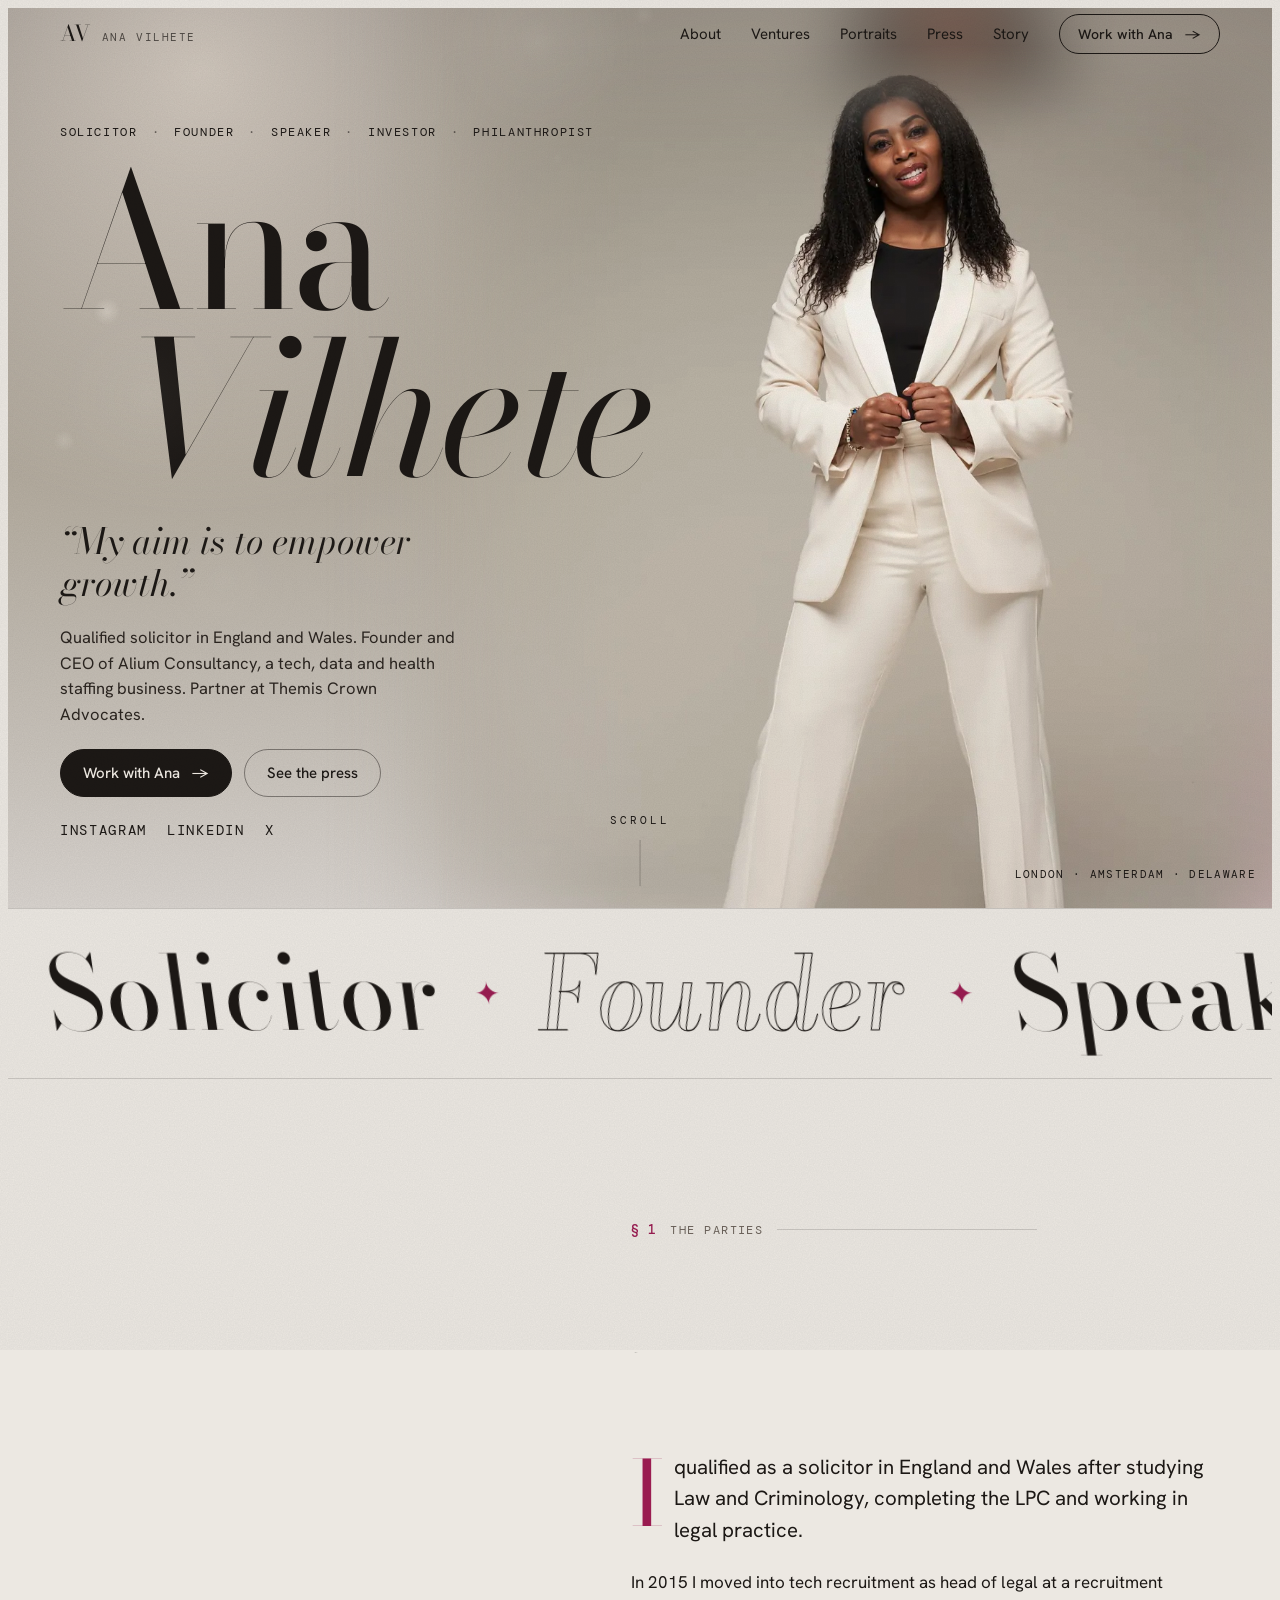
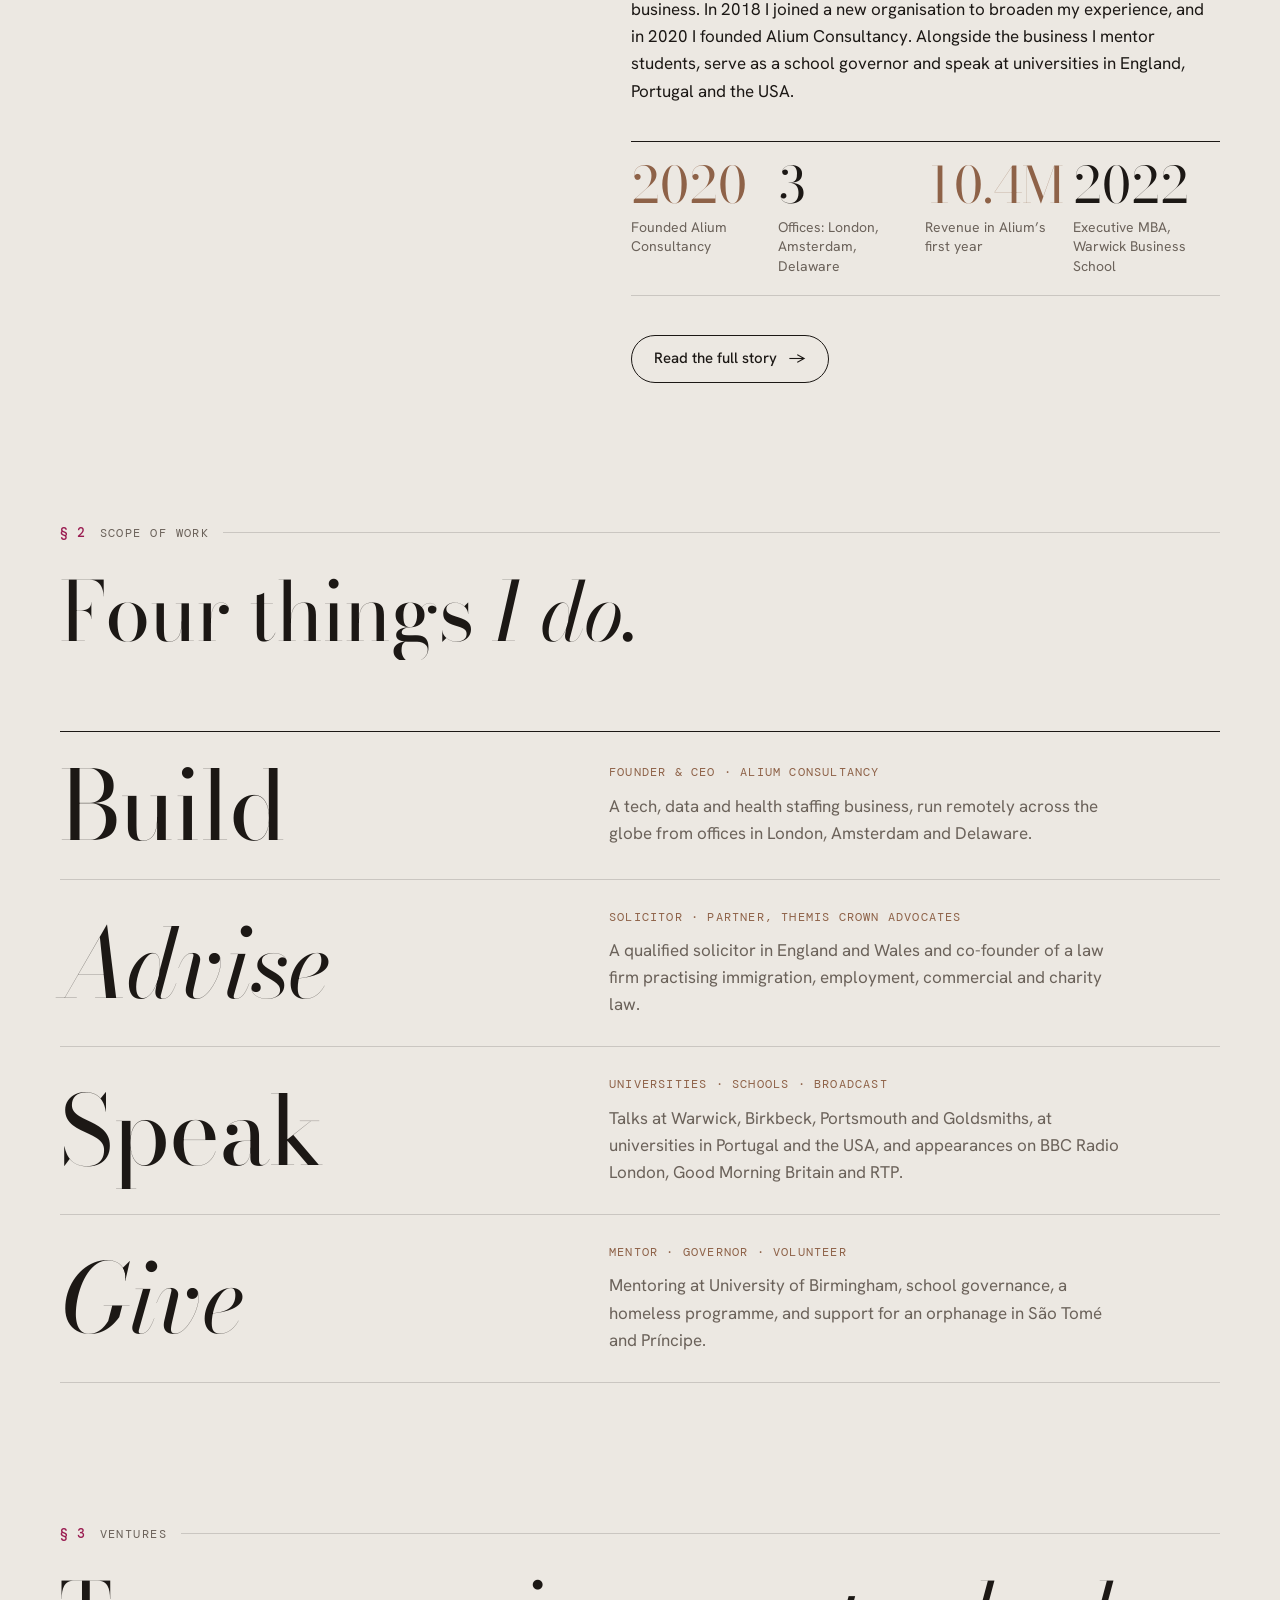
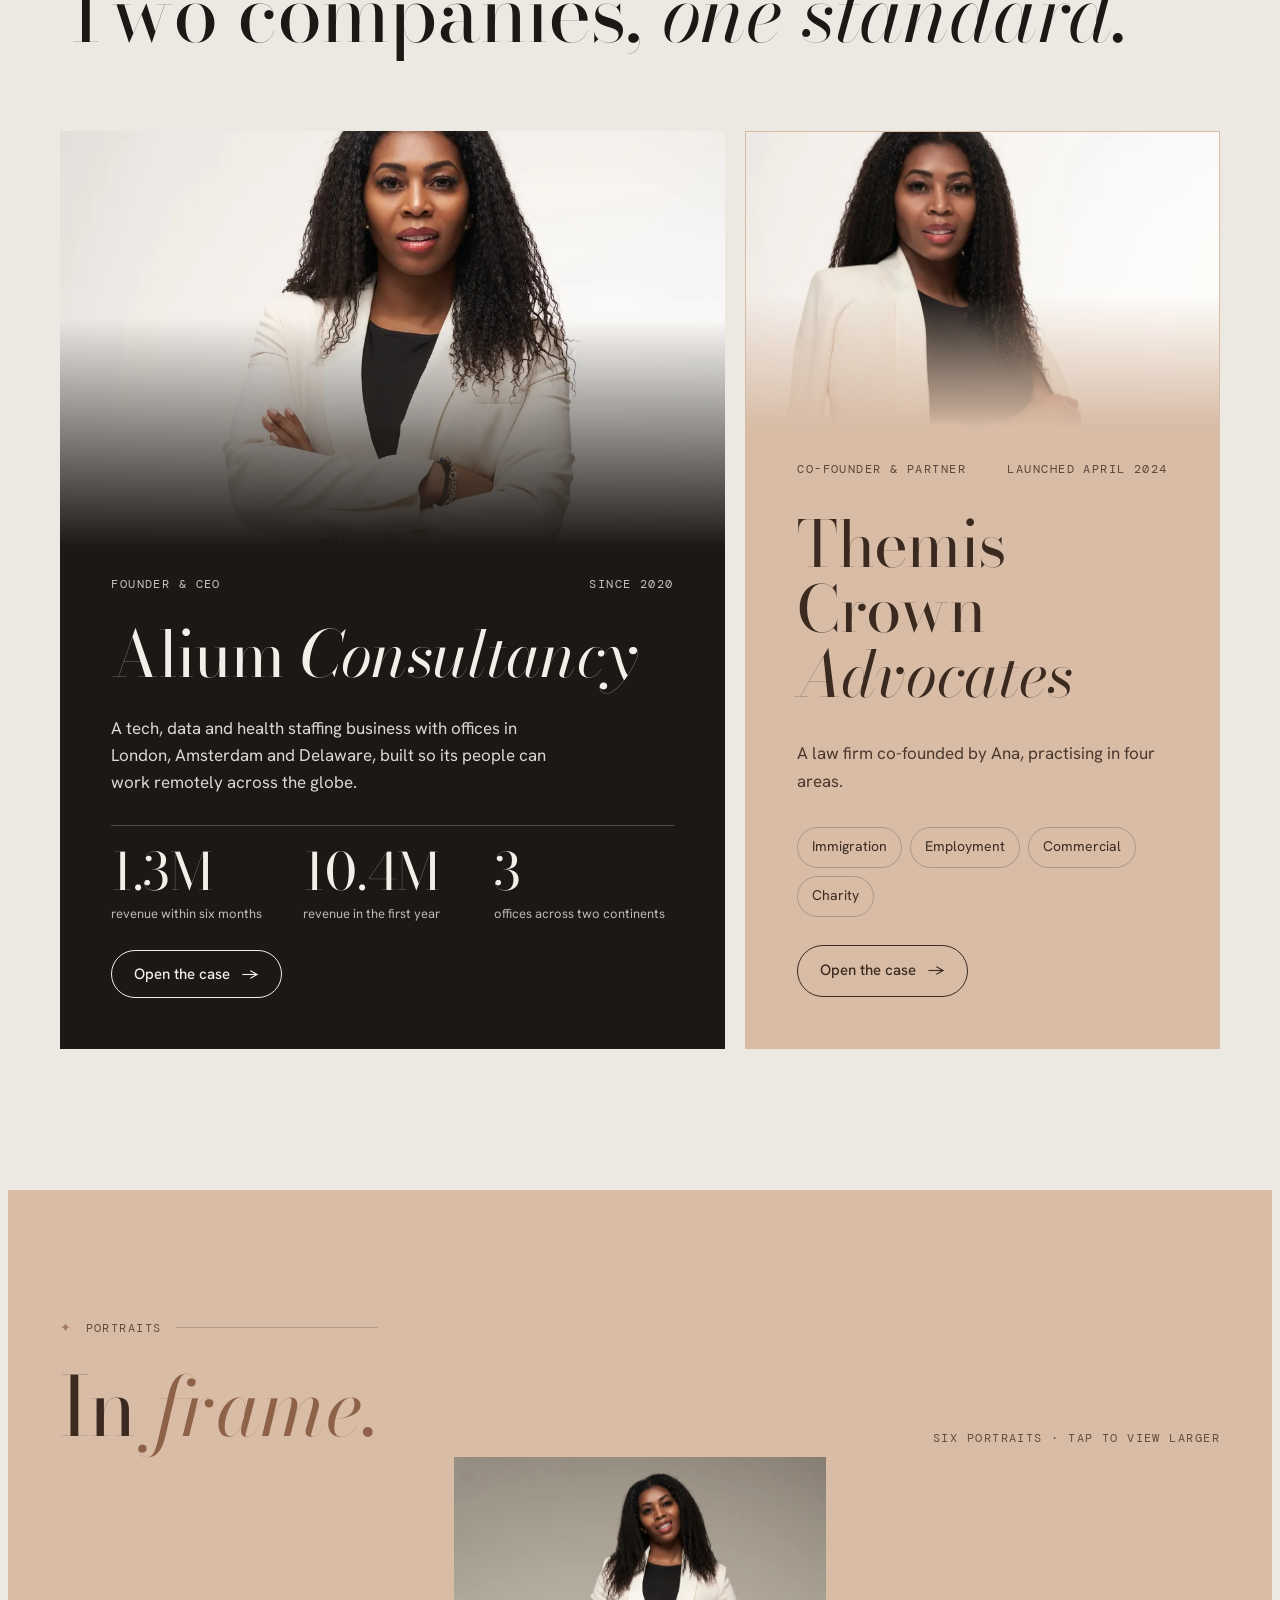
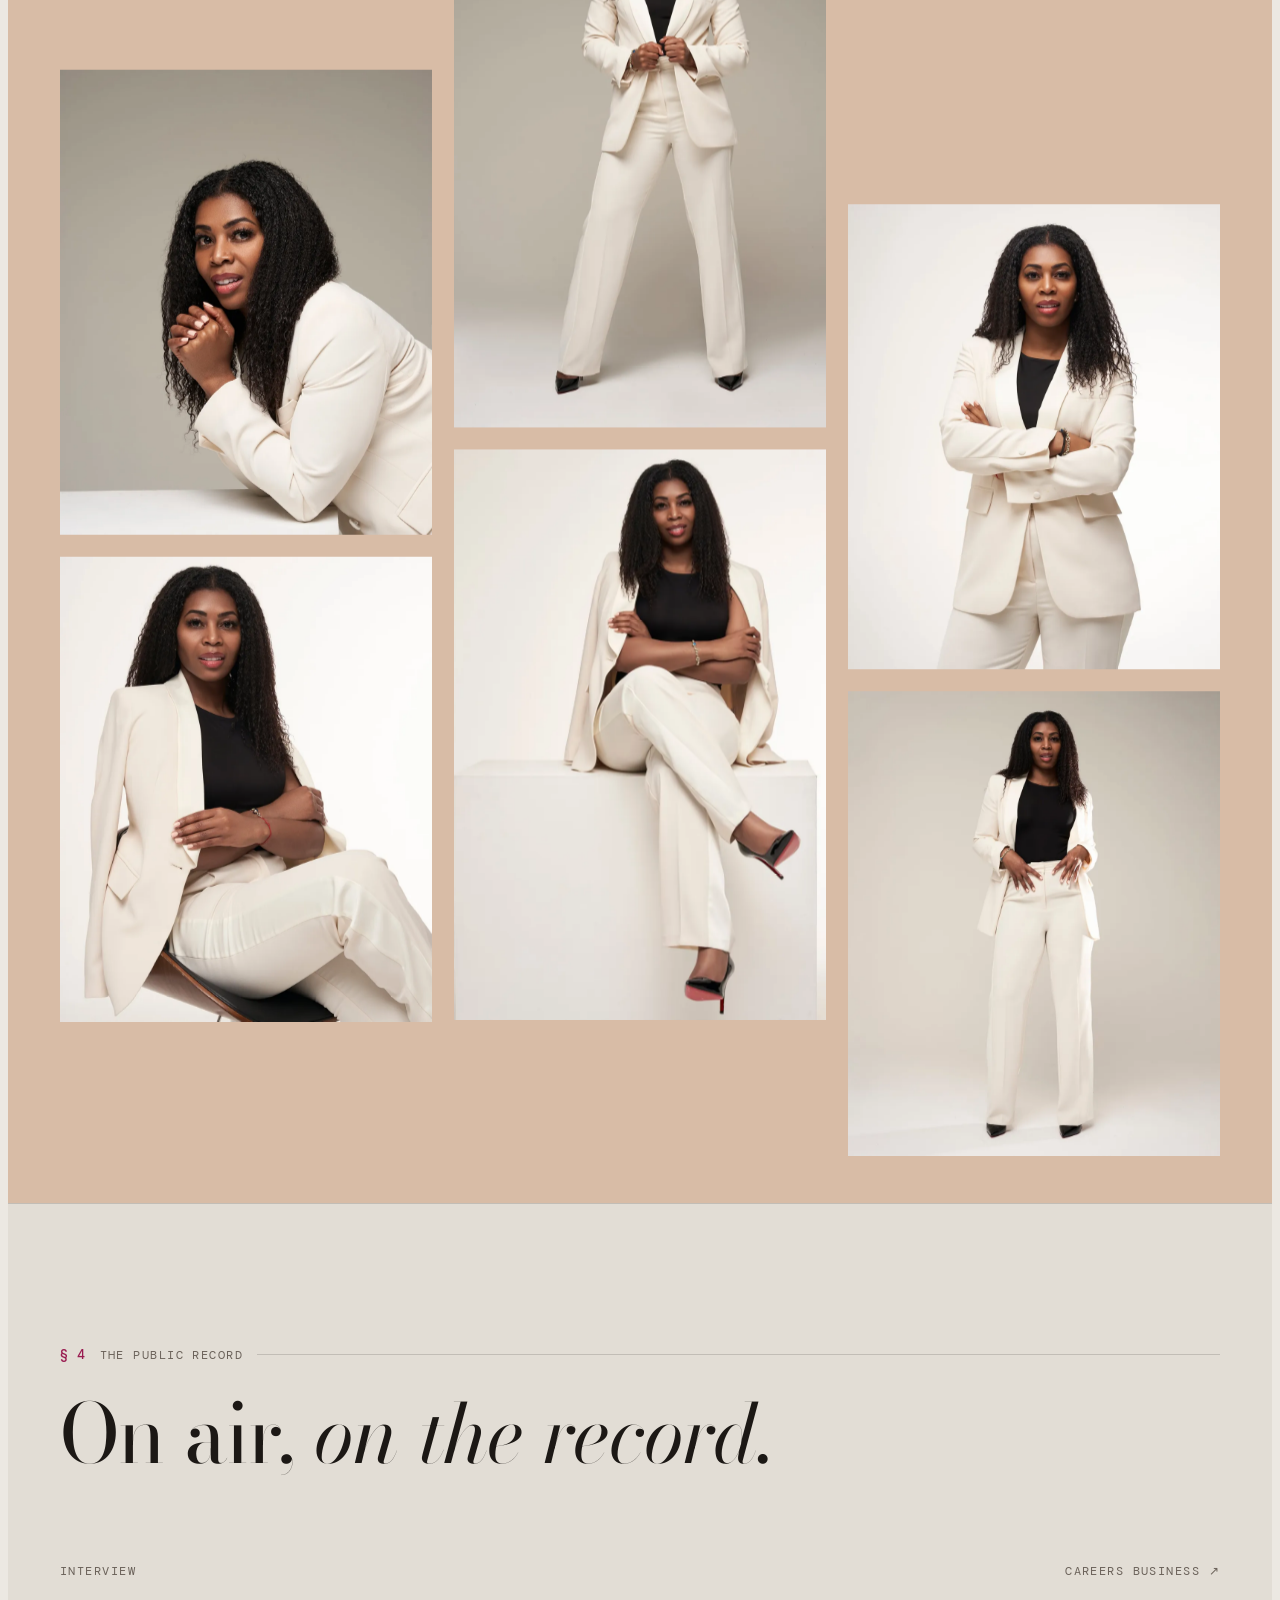
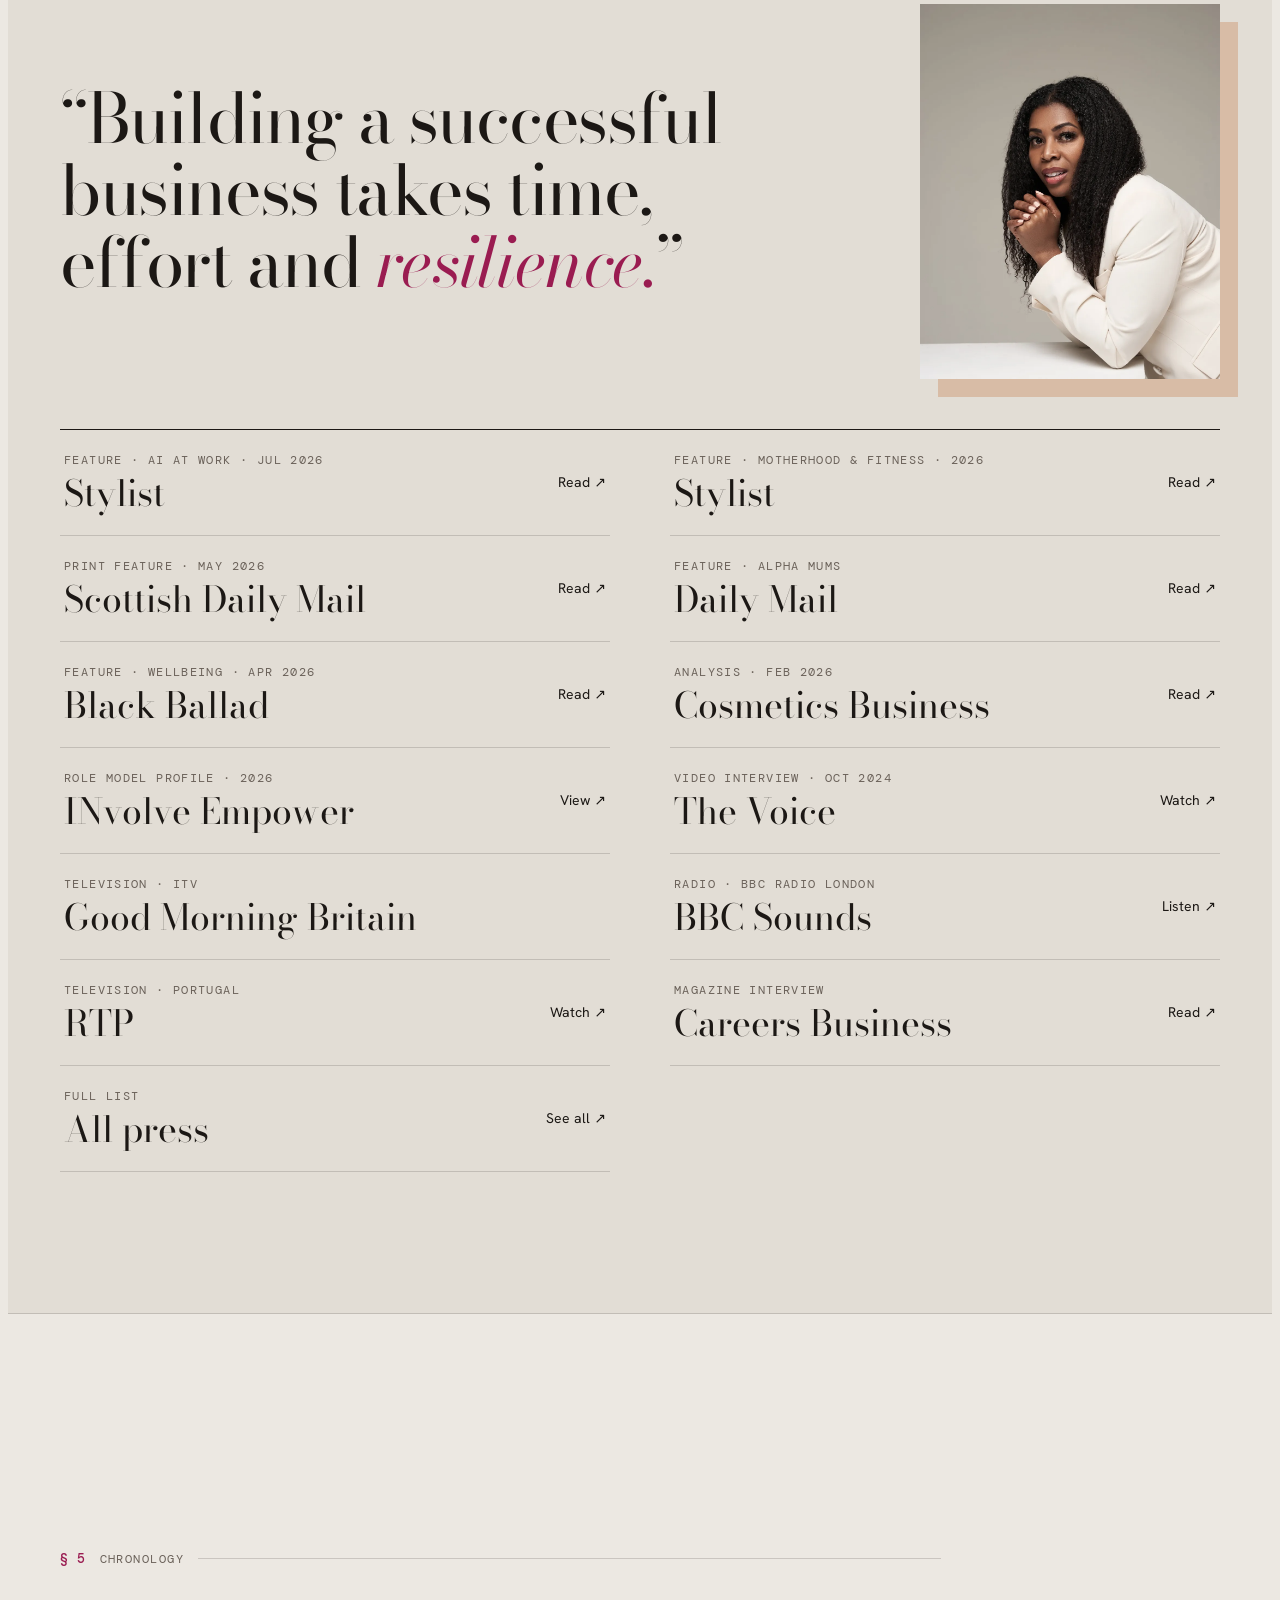
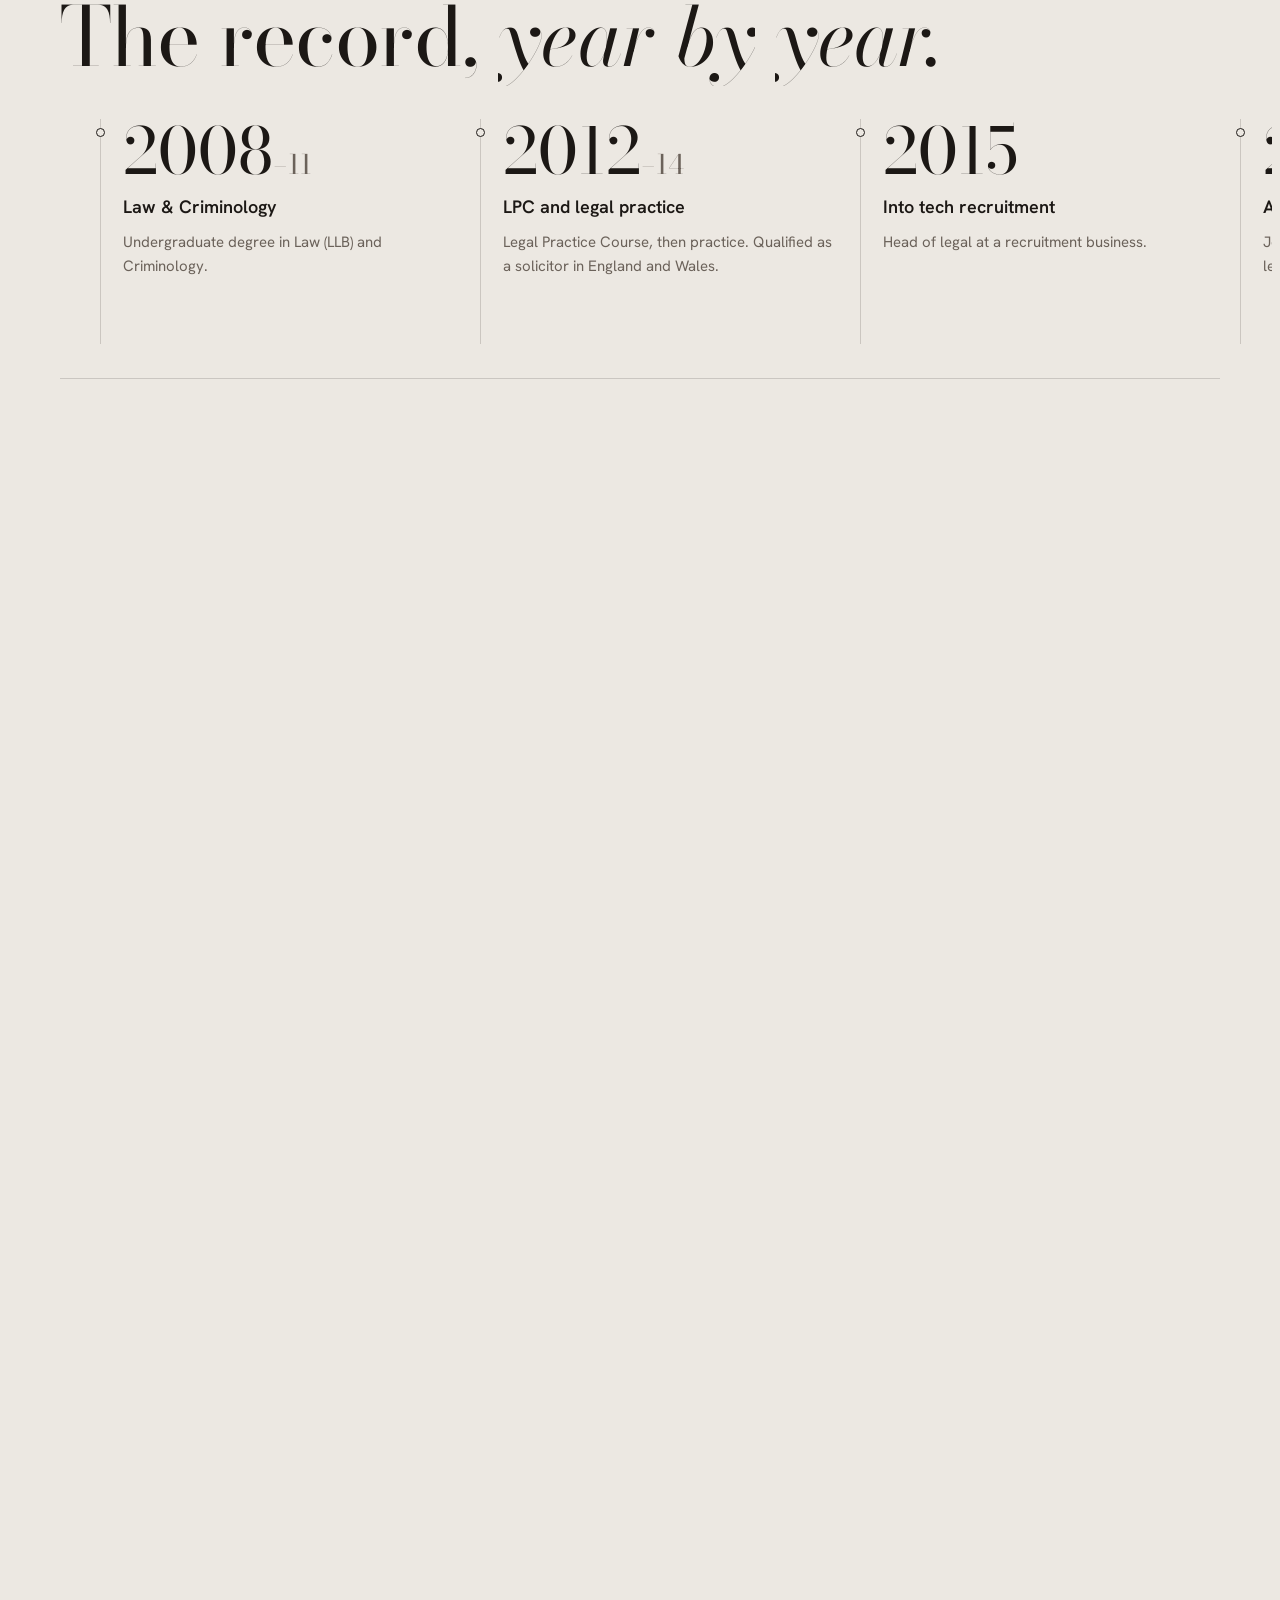
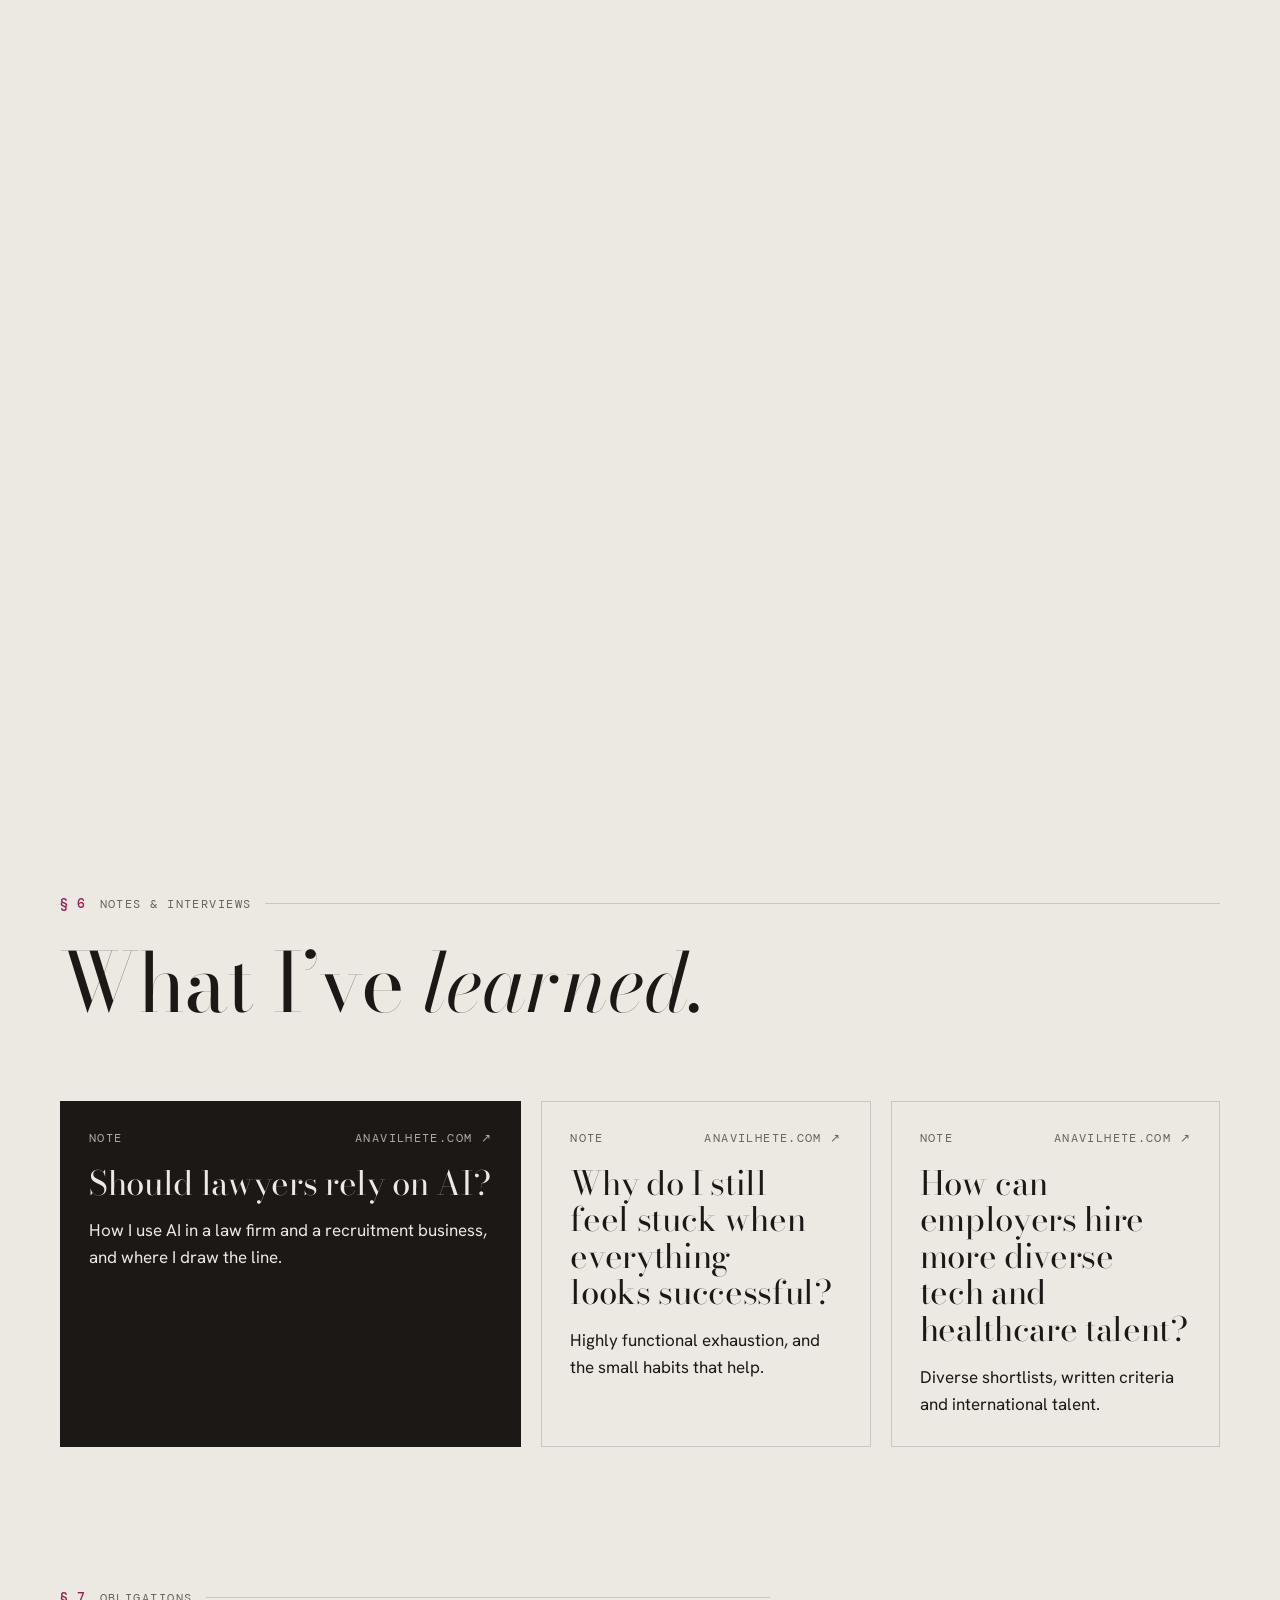
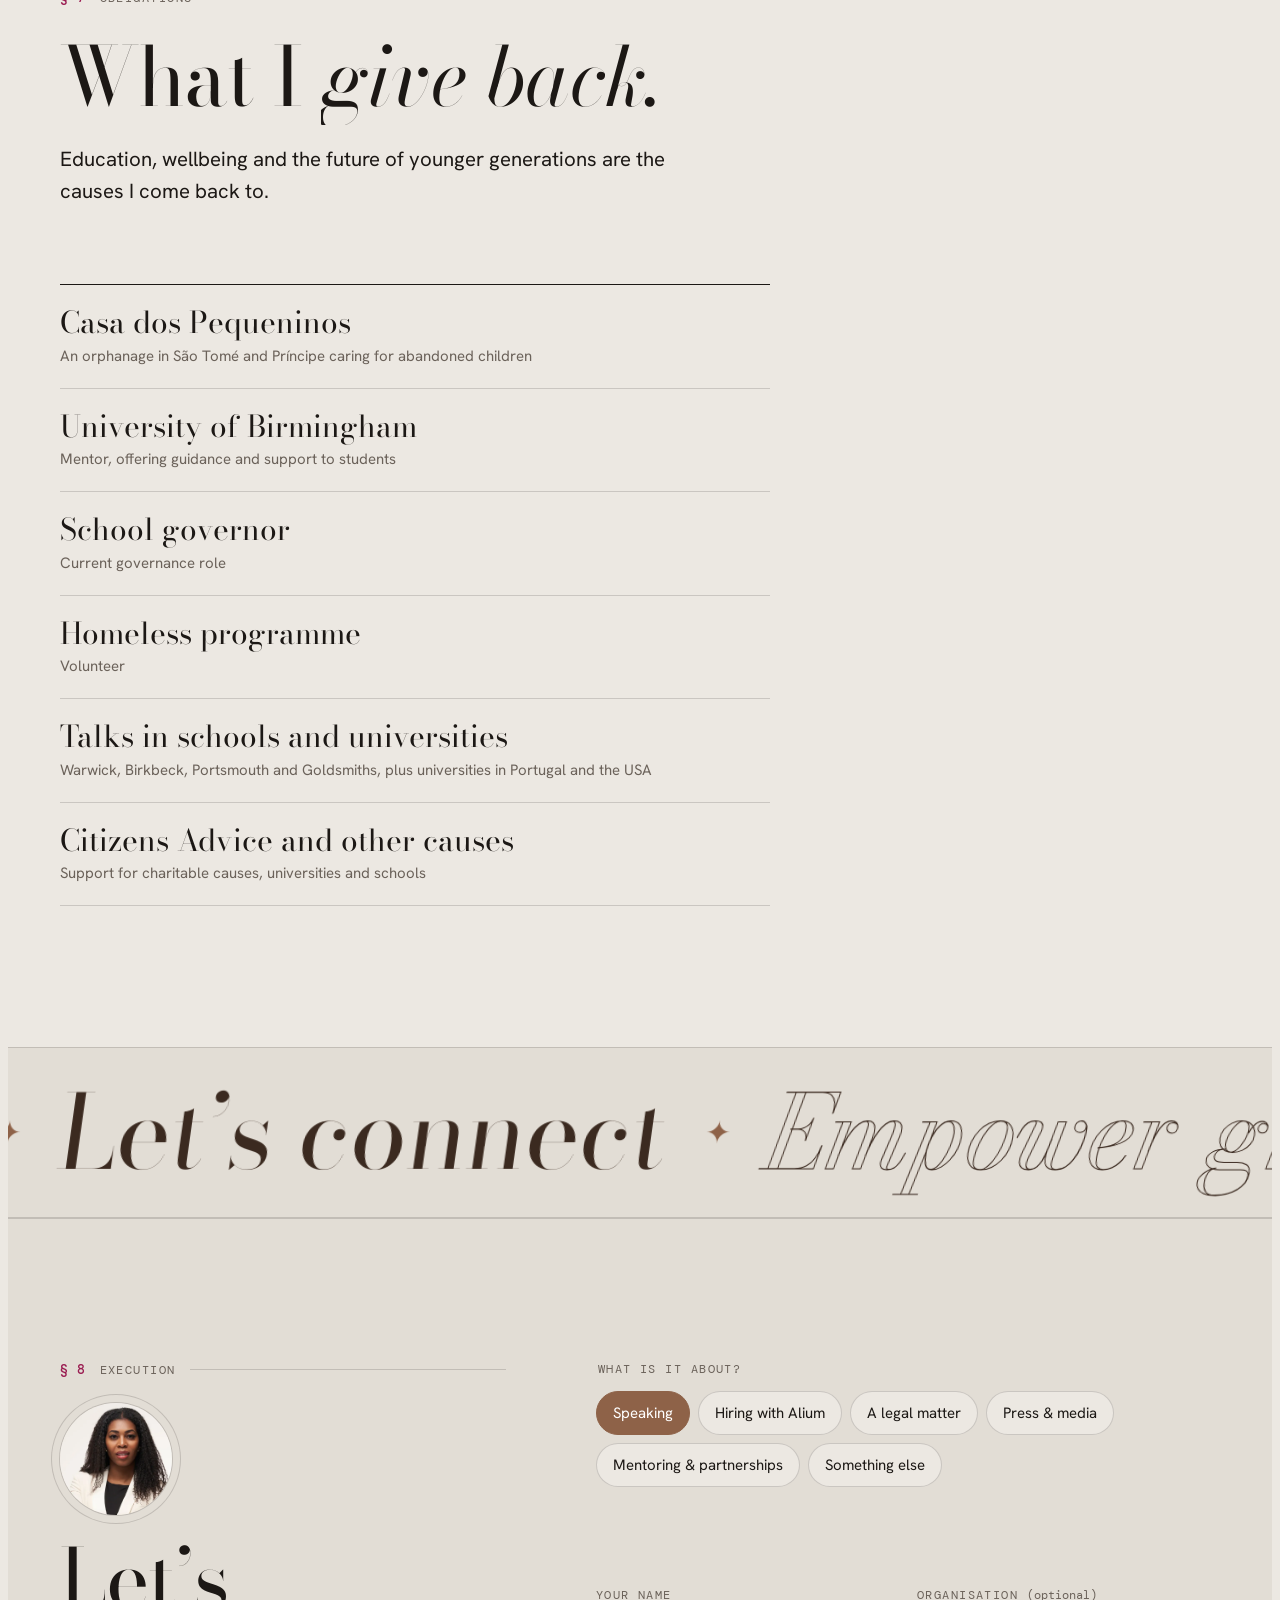
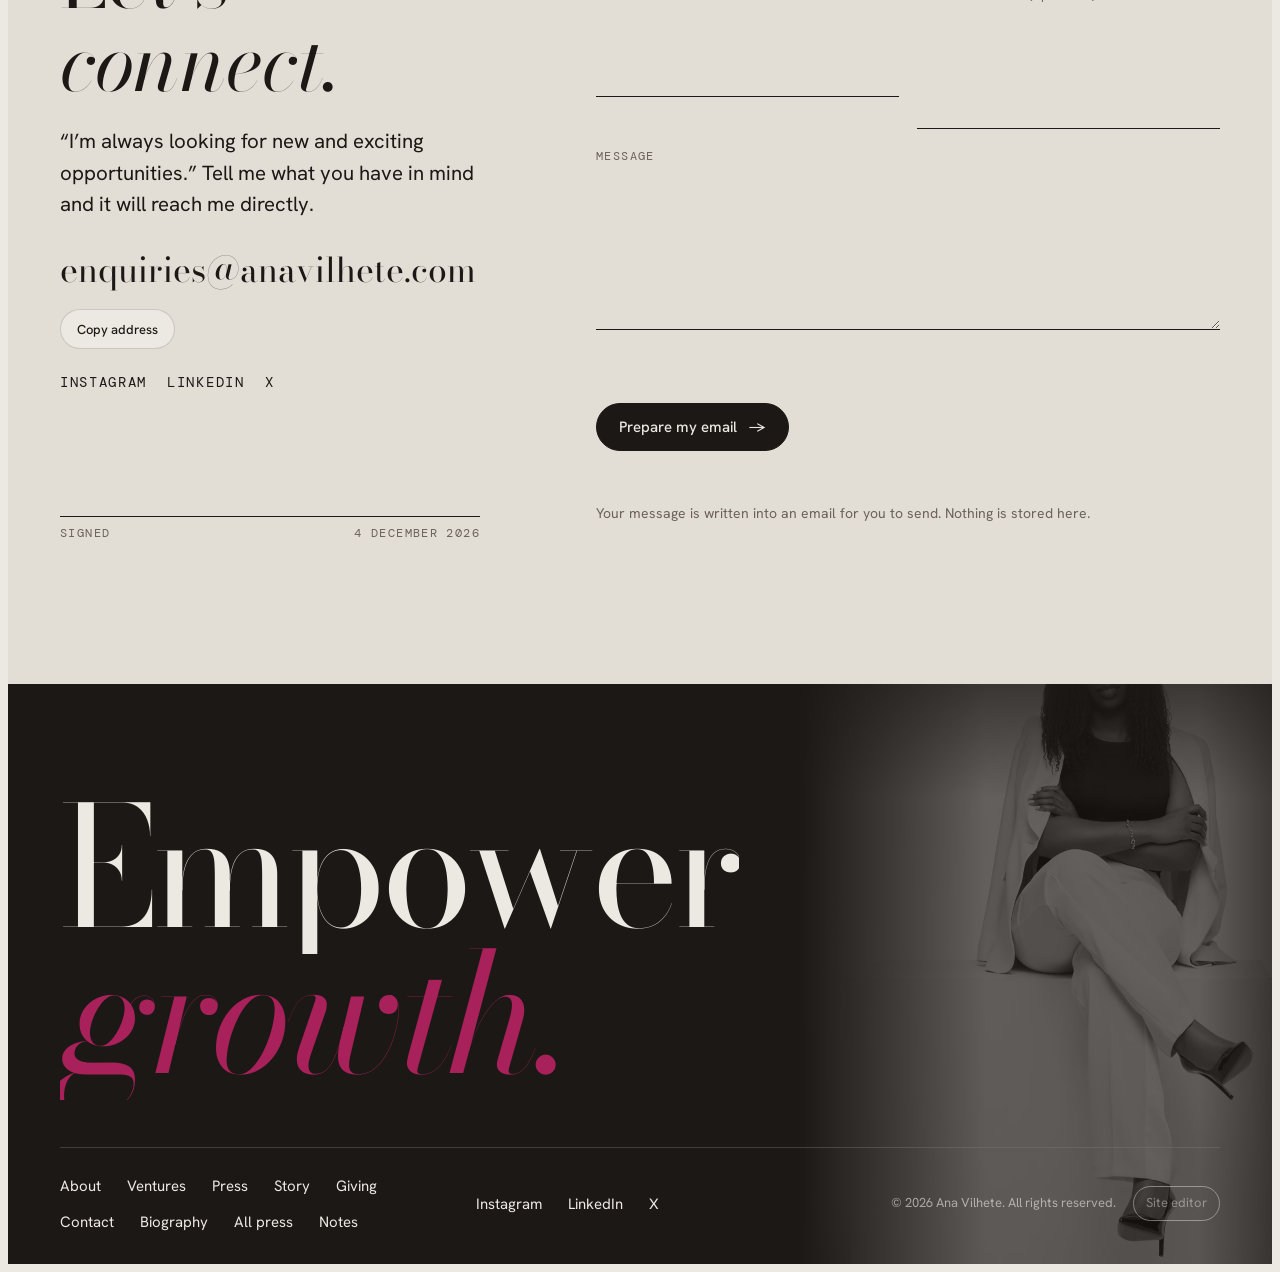
<file: index.html>
<!doctype html>
<html lang="en">
<head>
<meta charset="utf-8">
<meta name="viewport" content="width=device-width, initial-scale=1, viewport-fit=cover">
<!--SEO:START-->
<title>Ana Vilhete — Solicitor, Founder of Alium Consultancy &amp; Co-founder of Themis Crown Advocates</title>
<meta name="description" content="Ana Vilhete is an Angolan-born, London-based solicitor and entrepreneur: founder and CEO of Alium Consultancy (tech, data and health staffing), co-founder of Themis Crown Advocates, speaker, mentor and ITV Good Morning Britain contributor.">
<meta property="og:title" content="Ana Vilhete — Solicitor, Founder of Alium Consultancy &amp; Co-founder of Themis Crown Advocates">
<meta property="og:description" content="Ana Vilhete is an Angolan-born, London-based solicitor and entrepreneur: founder and CEO of Alium Consultancy (tech, data and health staffing), co-founder of Themis Crown Advocates, speaker, mentor and ITV Good Morning Britain contributor.">
<meta property="og:type" content="profile">
<meta property="og:url" content="https://anavilhete.com/">
<meta property="og:image" content="https://anavilhete.com/images/hero.webp">
<meta name="twitter:card" content="summary_large_image">
<link rel="canonical" href="https://anavilhete.com/">
<!--SEO:END-->
<!-- SEO-STATIC: maintained in code, not by the site editor (the editor only rewrites the SEO:START block) -->
<meta name="author" content="Ana Vilhete">
<meta name="robots" content="index, follow, max-image-preview:large, max-snippet:-1">
<link rel="alternate" type="text/plain" href="https://anavilhete.com/llms.txt" title="LLM summary">

<meta property="og:site_name" content="Ana Vilhete">
<meta property="profile:first_name" content="Ana">
<meta property="profile:last_name" content="Vilhete">
<meta property="og:image:width" content="1200">
<meta property="og:image:height" content="1500">
<meta property="og:image:alt" content="Ana Vilhete standing in an ivory trouser suit against a stone-grey studio backdrop">
<meta property="og:locale" content="en_GB">
<meta property="og:locale:alternate" content="pt_PT">
<meta name="twitter:site" content="@AnaVilhete">
<meta name="twitter:creator" content="@AnaVilhete">
<meta name="twitter:title" content="Ana Vilhete — Solicitor, Founder &amp; Speaker">
<meta name="twitter:description" content="Founder and CEO of Alium Consultancy, co-founder of Themis Crown Advocates, speaker and mentor.">
<meta name="twitter:image" content="https://anavilhete.com/images/hero.webp">

<link rel="icon" href="/favicon.svg" type="image/svg+xml">
<link rel="apple-touch-icon" href="/images/hero.webp">
<link rel="manifest" href="/site.webmanifest">
<meta name="theme-color" content="#1C1815">

<script type="application/ld+json">
{
  "@context": "https://schema.org",
  "@graph": [
    {
      "@type": "WebSite",
      "@id": "https://anavilhete.com/#website",
      "url": "https://anavilhete.com/",
      "name": "Ana Vilhete",
      "inLanguage": "en-GB",
      "publisher": { "@id": "https://anavilhete.com/#ana" }
    },
    {
      "@type": "ProfilePage",
      "@id": "https://anavilhete.com/#profilepage",
      "url": "https://anavilhete.com/",
      "name": "Ana Vilhete — official website",
      "isPartOf": { "@id": "https://anavilhete.com/#website" },
      "mainEntity": { "@id": "https://anavilhete.com/#ana" },
      "dateModified": "2026-11-26"
    },
    {
      "@type": "Person",
      "@id": "https://anavilhete.com/#ana",
      "name": "Ana Vilhete",
      "givenName": "Ana",
      "familyName": "Vilhete",
      "url": "https://anavilhete.com/",
      "image": {
        "@type": "ImageObject",
        "url": "https://anavilhete.com/images/hero.webp",
        "width": 1200,
        "height": 1500,
        "caption": "Ana Vilhete"
      },
      "description": "Angolan-born, London-based solicitor and entrepreneur. Founder and CEO of Alium Consultancy, a tech, data and health staffing business, and co-founder of the law firm Themis Crown Advocates. Speaker, mentor, school governor and University of Portsmouth Entrepreneur in Residence.",
      "jobTitle": ["Founder and CEO, Alium Consultancy", "Co-founder, Themis Crown Advocates"],
      "hasOccupation": [
        { "@type": "Occupation", "name": "Solicitor", "occupationLocation": { "@type": "Country", "name": "United Kingdom" } },
        { "@type": "Occupation", "name": "Entrepreneur" },
        { "@type": "Occupation", "name": "Public speaker" }
      ],
      "birthPlace": { "@type": "Place", "name": "Luanda, Angola" },
      "homeLocation": { "@type": "Place", "name": "London, United Kingdom" },
      "nationality": [{ "@type": "Country", "name": "Portugal" }],
      "knowsLanguage": ["en", "pt"],
      "gender": "Female",
      "email": "mailto:enquiries@anavilhete.com",
      "worksFor": [
        { "@id": "https://anavilhete.com/#alium" },
        { "@id": "https://anavilhete.com/#themis" }
      ],
      "founder": [
        { "@id": "https://anavilhete.com/#alium" },
        { "@id": "https://anavilhete.com/#themis" }
      ],
      "alumniOf": [
        { "@type": "CollegeOrUniversity", "name": "Warwick Business School, University of Warwick" },
        { "@type": "CollegeOrUniversity", "name": "BPP University Law School" }
      ],
      "hasCredential": [
        { "@type": "EducationalOccupationalCredential", "name": "Executive MBA", "credentialCategory": "degree", "recognizedBy": { "@type": "CollegeOrUniversity", "name": "Warwick Business School" } },
        { "@type": "EducationalOccupationalCredential", "name": "LLB Law and Criminology", "credentialCategory": "degree" },
        { "@type": "EducationalOccupationalCredential", "name": "Legal Practice Course (LPC)", "credentialCategory": "professional qualification" }
      ],
      "affiliation": [
        { "@type": "CollegeOrUniversity", "name": "University of Portsmouth", "description": "Entrepreneur in Residence", "url": "https://www.port.ac.uk/collaborate/business/business-services/entrepreneurs-in-residence/ana-vilhete" },
        { "@type": "CollegeOrUniversity", "name": "University of Birmingham", "description": "Mentor" }
      ],
      "knowsAbout": [
        "Entrepreneurship", "Black women in business", "Women founders", "Recruitment and staffing",
        "Technology recruitment", "Healthcare staffing", "Diversity in the workforce", "Immigration law",
        "Employment law", "Commercial law", "Charity law", "Leadership", "Resilience", "Mentoring",
        "Non-executive directorship", "Angolan and Portuguese-speaking diaspora"
      ],
      "sameAs": [
        "https://en.wikipedia.org/wiki/Ana_Vilhete",
        "https://www.wikidata.org/wiki/Q130639266",
        "https://www.linkedin.com/in/ana-vilhete-emba-us-uk-921748103/",
        "https://www.instagram.com/anavilhete/",
        "https://x.com/AnaVilhete",
        "https://www.crunchbase.com/person/ana-vilhete",
        "https://www.port.ac.uk/collaborate/business/business-services/entrepreneurs-in-residence/ana-vilhete",
        "https://empower.involverolemodels.org/person/ana-vilhete/"
      ],
      "subjectOf": [
        { "@type": "Article", "name": "Stylist: 10 women on using AI at work", "url": "https://www.stylist.co.uk/life/careers/women-ai-workplace/1095798", "datePublished": "2026-07-07" },
        { "@type": "Article", "name": "Stylist: the motherhood fitness gap", "url": "https://www.stylist.co.uk/fitness-health/workouts/motherhood-fitness-gap-tips/1083140" },
        { "@type": "Article", "name": "Black Ballad: Why high-functioning Black women still feel stuck after doing the work", "url": "https://blackballad.co.uk/mental-health-wellness/why-high-functioning-black-women-still-feel-stuck-after-therapy-doing-the-work", "datePublished": "2026-04-14" },
        { "@type": "ProfilePage", "name": "INvolve Empower role model: Ana Vilhete", "url": "https://empower.involverolemodels.org/person/ana-vilhete/" },
        { "@type": "VideoObject", "name": "The Voice: One business deal changed her life, but it's been a journey for Ana Vilhete", "url": "https://www.voice-online.co.uk/post/video/section/interviews/one-business-deal-changed-her-life-but-its-been-a-journey-for-ana-vilhete/", "uploadDate": "2024-10-25", "thumbnailUrl": "https://i.ytimg.com/vi/HsORBJw-YjI/hqdefault.jpg", "description": "Video interview with Ana Vilhete." },
        { "@type": "CreativeWork", "name": "Ana Vilhete: Building a successful business takes time, effort and resilience", "url": "https://careers-business.uk/ana-vilhete-building-a-successful-business-takes-time-effort-and-resilience/" },
        { "@type": "CreativeWork", "name": "BBC Sounds", "url": "https://www.bbc.co.uk/sounds/play/p0h2yhnp" },
        { "@type": "CreativeWork", "name": "RTP", "url": "https://www.rtp.pt/programa/tv/p44946/e82" },
        { "@type": "CreativeWork", "name": "In conversation with Ana Vilhete", "url": "https://www.youtube.com/watch?v=VGEitXb85VY" },
        { "@type": "CreativeWork", "name": "In conversation with Ana Vilhete, part two", "url": "https://www.youtube.com/watch?v=uPeYXeCGYnw" }
      ]
    },
    {
      "@type": ["Organization", "EmploymentAgency"],
      "@id": "https://anavilhete.com/#alium",
      "name": "Alium Consultancy",
      "legalName": "Alium Consultancy Ltd",
      "url": "https://www.aliumc.com/",
      "foundingDate": "2020",
      "founder": { "@id": "https://anavilhete.com/#ana" },
      "description": "Tech, data and health staffing business headquartered in London.",
      "identifier": { "@type": "PropertyValue", "propertyID": "UK Companies House", "value": "12262995" }
    },
    {
      "@type": ["Organization", "LegalService"],
      "@id": "https://anavilhete.com/#themis",
      "name": "Themis Crown Advocates",
      "legalName": "Themis Crown Advocates Limited",
      "url": "https://themiscrown.com/",
      "foundingDate": "2024-04",
      "founder": { "@id": "https://anavilhete.com/#ana" },
      "address": { "@type": "PostalAddress", "streetAddress": "124-128 City Road", "addressLocality": "London", "postalCode": "EC1V 2NX", "addressCountry": "GB" },
      "knowsAbout": ["Immigration law", "Employment law", "Commercial law", "Charity law"],
      "identifier": { "@type": "PropertyValue", "propertyID": "SRA number", "value": "8008980" }
    }
  ]
}
</script>
<!-- /SEO-STATIC -->
<link rel="preconnect" href="https://fonts.googleapis.com">
<link rel="preconnect" href="https://fonts.gstatic.com" crossorigin>
<link rel="stylesheet" href="https://fonts.googleapis.com/css2?family=Bodoni+Moda:ital,opsz,wght@0,6..96,400..700;1,6..96,400..600&family=DM+Mono:wght@400;500&family=Hanken+Grotesk:wght@400;500;600&family=Mrs+Saint+Delafield&display=swap">
<style>
/* Layout concept: "Terms of engagement" — the site is set like a beautifully typeset agreement.
   Each section is a numbered clause (§), the hero photo melts into a stone backdrop sampled from the studio shoot,
   one raspberry band (from the pink portrait) carries the public record, and the page closes with a signature. */
:root{
  --paper:#ECE8E2;      /* page ground: stone-tinted, not cream */
  --paper-2:#E2DDD5;    /* recessed panels */
  --ink:#1C1815;        /* text, dark panels */
  --muted:#6B625A;      /* secondary text */
  --line:rgba(28,24,21,.16);
  --rasp:#A8215A;       /* the one accent, from the pink portrait */
  --rasp-text:#9A1C51;  /* accent as text on paper */
  --on-dark:#F3EEE7;
  --panel:#1C1815;      /* venture panel */
  --stone-top:#918A83;  /* hero backdrop, sampled from the photo */
  --stone-mid:#B4AC9F;
  --stone-low:#D9D4CF;
  --hero-ink:#1C1815;
  --band:#A61E55;       /* press band, same in both themes */
  --band-ink:#FFF5F8;
  --f-display:"Bodoni Moda","Didot","Bodoni 72",Georgia,serif;
  --f-body:"Hanken Grotesk","Helvetica Neue",Arial,system-ui,sans-serif;
  --f-mono:"DM Mono",ui-monospace,"SFMono-Regular",Menlo,monospace;
  --f-sign:"Mrs Saint Delafield","Snell Roundhand","Brush Script MT",cursive;
  --gut:max(16px, env(safe-area-inset-left, 0px));
  --gut-r:max(16px, env(safe-area-inset-right, 0px));
  --wrap:1240px;
  --s1:clamp(4px,.5vw,8px);
  --ease:cubic-bezier(.2,.7,.1,1);
}
@media (prefers-color-scheme: dark){:root:not([data-theme="light"]){
  --paper:#161310;--paper-2:#201C18;--ink:#EEE8E0;--muted:#A89E93;--line:rgba(238,232,224,.16);
  --rasp:#E0588F;--rasp-text:#EC7AA6;--on-dark:#F3EEE7;--panel:#2A241F;color-scheme:dark}}
:root[data-theme="dark"]{
  --paper:#161310;--paper-2:#201C18;--ink:#EEE8E0;--muted:#A89E93;--line:rgba(238,232,224,.16);
  --rasp:#E0588F;--rasp-text:#EC7AA6;--on-dark:#F3EEE7;--panel:#2A241F;color-scheme:dark}

*,*::before,*::after{box-sizing:border-box}
[hidden]{display:none!important}
html{scroll-behavior:smooth;-webkit-text-size-adjust:100%}
body{background:var(--paper);color:var(--ink);font-family:var(--f-body);font-size:17px;line-height:1.6;overflow-x:clip;-webkit-font-smoothing:antialiased}
body::before{content:"";position:fixed;inset:0 0 auto;height:env(safe-area-inset-top,0px);z-index:60;background:var(--stone-top)}
img{max-width:100%;display:block;height:auto}
a{color:inherit}
:focus-visible{outline:2px solid var(--rasp);outline-offset:3px;border-radius:2px}
.skip{position:absolute;left:-999px;top:8px;z-index:100;background:var(--ink);color:var(--paper);padding:10px 14px}
.skip:focus{left:16px}
.wrap{max-width:var(--wrap);margin:0 auto;padding-left:var(--gut);padding-right:var(--gut-r)}
@media(min-width:760px){.wrap{padding-left:max(40px,env(safe-area-inset-left,0px));padding-right:max(40px,env(safe-area-inset-right,0px))}}

/* type */
.mono{font-family:var(--f-mono);font-size:12px;letter-spacing:.12em;text-transform:uppercase}
.clause{display:flex;align-items:baseline;gap:14px;font-family:var(--f-mono);font-size:12px;letter-spacing:.12em;text-transform:uppercase;color:var(--muted)}
.clause b{font-weight:500;color:var(--rasp-text);font-size:13px;letter-spacing:.04em}
.clause::after{content:"";flex:1;height:1px;background:var(--line);transform:translateY(-4px)}
h1,h2,h3{font-family:var(--f-display);font-weight:400;line-height:1.02;margin:0;text-wrap:balance;letter-spacing:-.01em}
h2{font-size:clamp(40px,6.4vw,88px);font-variation-settings:"opsz" 96}
h2 em,h3 em{font-style:italic}
p{margin:0}
.lede{font-size:clamp(18px,1.6vw,21px);line-height:1.55;max-width:60ch}
.btn{display:inline-flex;align-items:center;gap:12px;min-height:48px;padding:0 22px;border:1px solid currentColor;border-radius:999px;font:500 15px/1 var(--f-body);text-decoration:none;cursor:pointer;background:transparent;color:inherit;transition:background .35s var(--ease),color .35s var(--ease),border-color .35s}
.btn .arr{transition:transform .35s var(--ease)}
.btn:hover .arr{transform:translateX(4px)}
.btn--solid{background:var(--hero-ink);color:#F3EEE7;border-color:var(--hero-ink)}
.btn--solid:hover{background:var(--band);border-color:var(--band)}
.link{background:linear-gradient(currentColor,currentColor) 0 100%/0 1px no-repeat;text-decoration:none;transition:background-size .4s var(--ease)}
.link:hover{background-size:100% 1px}
section{scroll-margin-top:72px}

/* header */
.hdr{position:fixed;top:env(safe-area-inset-top,0px);left:0;right:0;z-index:50;transition:background .4s,box-shadow .4s,color .4s;color:var(--hero-ink)}
.hdr .wrap{display:flex;align-items:center;justify-content:space-between;height:68px}
.hdr.solid{background:color-mix(in srgb,var(--paper) 92%,transparent);backdrop-filter:blur(10px);-webkit-backdrop-filter:blur(10px);box-shadow:0 1px 0 var(--line);color:var(--ink)}
.mark{font-family:var(--f-display);font-size:22px;text-decoration:none;letter-spacing:.02em;display:flex;align-items:baseline;gap:10px}
.mark i{font-family:var(--f-mono);font-style:normal;font-size:11px;letter-spacing:.14em;text-transform:uppercase;opacity:.7}
.nav{display:none;gap:30px;align-items:center}
.nav a{font-size:15px;text-decoration:none}
.nav .btn{min-height:40px;padding:0 18px;font-size:14px}
.menu-btn{min-width:48px;min-height:48px;margin-right:-10px;border:0;background:none;color:inherit;font:500 14px var(--f-body);cursor:pointer;display:flex;align-items:center;gap:10px}
.menu-btn span{display:block;width:22px;height:1.5px;background:currentColor;box-shadow:0 6px 0 currentColor;transform:translateY(-3px)}
@media(min-width:900px){.nav{display:flex}.menu-btn{display:none}}
.sheet{position:fixed;inset:0;z-index:70;background:var(--ink);color:var(--paper);padding:calc(env(safe-area-inset-top,0px) + 20px) var(--gut-r) 32px var(--gut);display:flex;flex-direction:column}
.sheet[hidden]{display:none}
.sheet .top{display:flex;justify-content:space-between;align-items:center;height:48px}
.sheet nav{display:grid;gap:4px;margin-top:6vh}
.sheet nav a{font-family:var(--f-display);font-size:clamp(40px,11vw,64px);line-height:1.15;text-decoration:none}
.sheet nav a span{font-family:var(--f-mono);font-size:12px;color:var(--rasp);vertical-align:super;margin-right:10px}
.sheet .foot{margin-top:auto;display:flex;gap:20px;flex-wrap:wrap}
.sheet .close{background:none;border:0;color:inherit;font:500 14px var(--f-body);min-height:48px;cursor:pointer}

/* hero */
.hero{position:relative;color:var(--hero-ink);background:linear-gradient(180deg,var(--stone-top) 0%,var(--stone-mid) 52%,#C9C3BB 82%,var(--stone-low) 100%);overflow:hidden;padding-top:calc(68px + env(safe-area-inset-top,0px))}
.hero-grid{display:grid;grid-template-columns:1fr;position:relative}
.hero-copy{position:relative;z-index:2;padding-block:28px 8px;display:grid;gap:22px;align-content:start}
.eyebrow{display:flex;flex-wrap:wrap;gap:6px 14px;font-family:var(--f-mono);font-size:11.5px;letter-spacing:.14em;text-transform:uppercase}
.eyebrow span+span::before{content:"·";margin-right:14px;opacity:.6}
.name{font-size:clamp(78px,23vw,250px);line-height:.84;letter-spacing:-.035em;font-variation-settings:"opsz" 96;font-weight:400}
.name .ln{display:block;overflow:hidden;padding-bottom:.06em}
.name .ln>span{display:inline-block}
.name .ln:nth-child(2){font-style:italic;padding-left:.32em}
.thesis{font-family:var(--f-display);font-style:italic;font-size:clamp(24px,3vw,36px);line-height:1.15;max-width:18ch}
.hero-copy .lede{font-size:16.5px;max-width:44ch;color:#2b2520}
.ctas{display:flex;flex-wrap:wrap;gap:12px}
.ctas .btn:not(.btn--solid){border-color:rgba(28,24,21,.45)}
.ctas .btn:not(.btn--solid):hover{background:rgba(28,24,21,.08)}
.social{display:flex;gap:20px;font-size:14px}
.social a{text-decoration:none}
.hero-photo{position:relative;z-index:1;margin:0 calc(-1 * var(--gut-r)) 0 calc(-1 * var(--gut));--m:linear-gradient(90deg,transparent 0,#000 16%,#000 84%,transparent 100%),linear-gradient(180deg,transparent 0,#000 14%);-webkit-mask-image:var(--m);mask-image:var(--m);-webkit-mask-composite:source-in;mask-composite:intersect}
.hero-photo img{width:100%;aspect-ratio:4/5;object-fit:cover;object-position:50% 30%;will-change:transform}
.hero-note{position:absolute;z-index:3;right:var(--gut-r);bottom:18px;font-family:var(--f-mono);font-size:11px;letter-spacing:.12em;text-transform:uppercase;text-align:right;line-height:1.5}
@media(min-width:900px){
  .hero-grid{grid-template-columns:1.05fr .95fr;align-items:end;min-height:min(86vh,980px)}
  .hero-copy{padding-block:6vh 9vh}
  .name{font-size:clamp(120px,15.5vw,250px)}
  .hero-photo{margin:0;align-self:end;margin-left:-14%}
  .hero-photo img{aspect-ratio:auto;max-height:calc(min(86vh,980px) - 20px);width:auto;margin:0 auto}
  .name .ln:nth-child(2){position:relative;z-index:3}
}
/* entrance: plays once, ends visible */
@media (prefers-reduced-motion:no-preference){
  .name .ln>span{animation:rise 1.1s var(--ease) both}
  .name .ln:nth-child(2)>span{animation-delay:.12s}
  .hero .eyebrow,.hero .thesis,.hero .lede,.hero .ctas,.hero .social{animation:fade .9s var(--ease) both}
  .hero .thesis{animation-delay:.35s}.hero .lede{animation-delay:.45s}.hero .ctas{animation-delay:.55s}.hero .social{animation-delay:.6s}
  .hero-photo{animation:photo 1.4s var(--ease) both}
}
@keyframes rise{from{transform:translateY(105%)}to{transform:none}}
@keyframes fade{from{opacity:0;transform:translateY(14px)}to{opacity:1;transform:none}}
@keyframes photo{from{opacity:0;transform:scale(1.04)}to{opacity:1;transform:none}}

/* clause transitions: progressive scroll-linked reveal, content is always visible at rest */
@supports (animation-timeline: view()){
  @media (prefers-reduced-motion:no-preference){
    .rv{animation:rvin linear both;animation-timeline:view();animation-range:entry 0% entry 45%}
  }
}
@keyframes rvin{from{transform:translateY(36px)}to{opacity:1;transform:none}}

.sec{padding-block:clamp(72px,11vw,150px)}
.sec-head{display:grid;gap:26px;margin-bottom:clamp(40px,6vw,80px)}

/* §1 intro */
.intro{display:grid;gap:40px}
.intro figure{margin:0;position:relative}
.intro figure img{width:100%;aspect-ratio:4/5;object-fit:cover;object-position:40% 30%}
.intro figcaption{margin-top:12px;font-family:var(--f-mono);font-size:11px;letter-spacing:.12em;text-transform:uppercase;color:var(--muted)}
.intro-copy{display:grid;gap:22px;align-content:start;min-width:0}
.intro-copy p{max-width:58ch}
.intro-copy > p.lede::first-letter{font-family:var(--f-display);float:left;font-size:4.4em;line-height:.8;padding:6px 10px 0 0;color:var(--rasp-text)}
.ledger{display:grid;grid-template-columns:repeat(2,minmax(0,1fr));border-top:1px solid var(--ink);margin-top:14px}
.ledger div{padding:18px 14px 18px 0;border-bottom:1px solid var(--line)}
.ledger dt{font-family:var(--f-display);font-size:clamp(34px,4vw,50px);line-height:1;font-variant-numeric:lining-nums tabular-nums}
.ledger dd{margin:8px 0 0;font-size:14px;color:var(--muted);line-height:1.4}
@media(min-width:900px){.intro{grid-template-columns:5fr 6fr;gap:80px}.intro figure{margin-top:-140px}.ledger{grid-template-columns:repeat(4,minmax(0,1fr))}}
@media(min-width:900px){.intro.reversed figure{order:0}}

/* §2 disciplines */
.disc{list-style:none;margin:0;padding:0;border-top:1px solid var(--ink)}
.disc li{display:grid;grid-template-columns:1fr;gap:10px 40px;padding-block:28px;border-bottom:1px solid var(--line);position:relative}
.disc h3{font-size:clamp(46px,7.5vw,104px);line-height:.95;transition:color .35s,transform .5s var(--ease)}
.disc .role{font-family:var(--f-mono);font-size:12px;letter-spacing:.1em;text-transform:uppercase;color:var(--rasp-text)}
.disc p{max-width:52ch;color:var(--muted)}
.disc .txt{display:grid;gap:10px;align-content:center;min-width:0}
@media(min-width:900px){.disc li{grid-template-columns:5fr 6fr;align-items:center}
  .disc li:hover h3{color:var(--rasp-text);transform:translateX(14px)}}
.peek{position:fixed;left:0;top:0;width:220px;aspect-ratio:4/5;pointer-events:none;z-index:40;opacity:0;transform:translate(-50%,-50%) scale(.9);transition:opacity .3s,transform .4s var(--ease);overflow:hidden;box-shadow:0 30px 60px -20px rgba(0,0,0,.4)}
.peek img{width:100%;height:100%;object-fit:cover}
.peek.on{opacity:1}

/* §3 ventures */
.ventures{display:grid;gap:20px}
.case{position:relative;display:grid;gap:28px;padding:clamp(26px,4vw,52px);min-width:0}
.case--a{background:var(--panel);color:var(--on-dark)}
.case--b{background:var(--paper-2);border:1px solid var(--line)}
.case .kicker{display:flex;justify-content:space-between;gap:12px;flex-wrap:wrap;font-family:var(--f-mono);font-size:12px;letter-spacing:.12em;text-transform:uppercase;opacity:.8}
.case h3{font-size:clamp(38px,5vw,64px)}
.case p{max-width:46ch;opacity:.9}
.figs{display:grid;grid-template-columns:repeat(3,minmax(0,1fr));gap:12px;border-top:1px solid rgba(243,238,231,.25);padding-top:20px}
.figs b{display:block;font-family:var(--f-display);font-weight:400;font-size:clamp(30px,4vw,52px);line-height:1;font-variant-numeric:lining-nums}
.figs span{font-size:13px;opacity:.75;line-height:1.35;display:block;margin-top:8px}
.tags{display:flex;flex-wrap:wrap;gap:8px;list-style:none;padding:0;margin:0}
.tags li{border:1px solid var(--line);padding:7px 14px;border-radius:999px;font-size:14px}
.case .btn{justify-self:start}
@media(min-width:900px){.ventures{grid-template-columns:7fr 5fr}}

dialog.cs{border:0;padding:0;max-width:min(760px,calc(100vw - 32px));width:100%;max-height:calc(100dvh - 40px);background:var(--paper);color:var(--ink)}
dialog.cs::backdrop{background:rgba(20,16,13,.6);backdrop-filter:blur(4px)}
.cs-in{padding:clamp(26px,5vw,56px);display:grid;gap:22px}
.cs-in h3{font-size:clamp(36px,6vw,60px)}
.cs-in dl{display:grid;grid-template-columns:minmax(0,9rem) 1fr;gap:12px 20px;margin:0;border-top:1px solid var(--line);padding-top:20px}
.cs-in dt{font-family:var(--f-mono);font-size:12px;letter-spacing:.1em;text-transform:uppercase;color:var(--muted);padding-top:3px}
.cs-in dd{margin:0}
.cs-close{justify-self:end;background:none;border:0;color:inherit;font:500 14px var(--f-body);min-height:44px;cursor:pointer}
@media(max-width:520px){.cs-in dl{grid-template-columns:1fr;gap:4px}.cs-in dd{margin-bottom:12px}}

/* §4 press: recessed stone panel, a pulled quote and a numbered index of appearances */
.press{background:var(--paper-2);border-block:1px solid var(--line)}
.press-feature{display:grid;gap:22px;text-decoration:none;padding-block:10px 50px;border-bottom:1px solid var(--ink)}
.pf-meta{display:flex;justify-content:space-between;gap:12px;font-family:var(--f-mono);font-size:12px;letter-spacing:.12em;text-transform:uppercase;color:var(--muted)}
.pf-quote{font-family:var(--f-display);font-size:clamp(34px,5.4vw,76px);line-height:1.04;letter-spacing:-.02em;max-width:20ch;text-wrap:balance;transition:color .35s}
.pf-quote em{font-style:italic;color:var(--rasp-text)}
.press-feature:hover .pf-quote{color:var(--rasp-text)}
.press-index{list-style:none;margin:0;padding:0;display:grid;grid-template-columns:1fr}
.press-index li{border-bottom:1px solid var(--line);min-width:0}
.press-index a,.press-index li>div{display:grid;grid-template-columns:1fr auto;grid-template-areas:"fmt go" "outlet go";align-items:center;gap:4px 14px;padding-block:22px;text-decoration:none}
.pi-no{grid-area:no;align-self:start;padding-top:3px;font-family:var(--f-mono);font-size:12px;color:var(--rasp-text)}
.pi-fmt{grid-area:fmt;font-family:var(--f-mono);font-size:11.5px;letter-spacing:.12em;text-transform:uppercase;color:var(--muted)}
.pi-outlet{grid-area:outlet;font-family:var(--f-display);font-size:clamp(26px,2.8vw,38px);line-height:1.08;min-width:0}
.pi-go{grid-area:go;font-size:14px;white-space:nowrap;transition:transform .3s var(--ease)}
.pi-go--off{font-family:var(--f-mono);font-size:11px;letter-spacing:.12em;text-transform:uppercase;color:var(--muted)}
.press-index a:hover .pi-outlet{font-style:italic}
.press-index a:hover .pi-go{transform:translate(3px,-3px)}
@media(min-width:900px){.press-index{grid-template-columns:1fr 1fr;column-gap:60px}}
/* §5 story rail */
.rail-head{display:flex;justify-content:space-between;align-items:end;gap:20px;flex-wrap:wrap}
.rail-ctrl{display:flex;gap:10px}
.rail-ctrl button{width:48px;height:48px;border-radius:50%;border:1px solid var(--ink);background:none;color:var(--ink);cursor:pointer;font-size:18px}
.rail-ctrl button:hover{background:var(--ink);color:var(--paper)}
.rail{display:grid;grid-auto-flow:column;grid-auto-columns:min(78vw,340px);gap:0;overflow-x:auto;scroll-snap-type:x mandatory;padding-bottom:18px;margin-top:40px;scrollbar-width:thin;overscroll-behavior-x:contain}
.rail li{scroll-snap-align:start;list-style:none;border-left:1px solid var(--line);padding:0 26px 0 22px;display:grid;gap:12px;align-content:start;position:relative}
.rail li::before{content:"";position:absolute;left:-5px;top:9px;width:9px;height:9px;border-radius:50%;background:var(--paper);border:1px solid var(--ink)}
.rail li.now::before{background:var(--rasp);border-color:var(--rasp)}
.rail .yr{font-family:var(--f-display);font-size:clamp(46px,5vw,64px);line-height:1;font-variant-numeric:lining-nums}
.rail .yr small{font-size:.42em;color:var(--muted)}
.rail h3{font-family:var(--f-body);font-weight:600;font-size:18px;line-height:1.3;letter-spacing:0}
.rail p{font-size:15px;color:var(--muted)}
.rail ol{display:contents}
.now-list{list-style:none;padding:0;margin:0;display:grid;gap:6px;font-size:15px}
.now-list li{all:unset;display:block}
.now-list li::before{content:"— ";color:var(--rasp-text)}

/* §6 notes */
.notes{display:grid;gap:20px}
.note{display:grid;gap:16px;padding:28px;border:1px solid var(--line);text-decoration:none;align-content:start;min-width:0;transition:border-color .3s,background .3s}
a.note:hover{border-color:var(--ink);background:var(--paper-2)}
.note h3{font-size:clamp(26px,2.6vw,34px);line-height:1.1}
.note .meta{display:flex;justify-content:space-between;gap:10px;font-family:var(--f-mono);font-size:11.5px;letter-spacing:.12em;text-transform:uppercase;color:var(--muted)}
.note--feature{background:var(--ink);color:var(--paper);border-color:var(--ink)}
a.note--feature:hover{background:var(--ink);border-color:var(--rasp)}
.note--feature .meta{color:inherit;opacity:.7}
.note--ph{border-style:dashed;color:var(--muted)}
.ph{display:inline-block;font-family:var(--f-mono);font-size:11px;letter-spacing:.1em;text-transform:uppercase;border:1px dashed currentColor;padding:3px 8px;justify-self:start}
@media(min-width:900px){.notes{grid-template-columns:1.4fr 1fr 1fr}.note--feature{grid-row:span 1}}

/* §7 giving */
.give{display:grid;gap:44px}
.give figure{margin:0}
.give figure img{width:100%;aspect-ratio:4/5;object-fit:cover}
.give-list{list-style:none;margin:0;padding:0;border-top:1px solid var(--ink);min-width:0}
.give-list li{display:grid;grid-template-columns:minmax(0,1fr);gap:4px;padding-block:20px;border-bottom:1px solid var(--line)}
.give-list b{font-family:var(--f-display);font-weight:400;font-size:clamp(24px,2.4vw,30px);line-height:1.15}
.give-list span{color:var(--muted);font-size:15px}
@media(min-width:900px){.give{grid-template-columns:7fr 4fr;align-items:start}.give figure{margin-top:20px}}

/* §8 contact */
.contact{background:var(--paper-2);border-top:1px solid var(--line)}
.c-grid{display:grid;gap:50px}
.c-intro{display:grid;gap:22px;align-content:start;min-width:0}
.mailrow{display:flex;flex-wrap:wrap;align-items:center;gap:12px}
.mail{font-family:var(--f-display);font-size:clamp(24px,3vw,34px);user-select:all;overflow-wrap:anywhere}
.small-btn{min-height:40px;padding:0 16px;border:1px solid var(--line);background:var(--paper);color:var(--ink);border-radius:999px;font:500 13px var(--f-body);cursor:pointer}
.small-btn:hover{border-color:var(--ink)}
form.compose{display:grid;gap:22px;min-width:0}
fieldset{border:0;padding:0;margin:0;min-width:0}
legend,.flabel{font-family:var(--f-mono);font-size:12px;letter-spacing:.12em;text-transform:uppercase;color:var(--muted);margin-bottom:12px;display:block}
.chips{display:flex;flex-wrap:wrap;gap:8px}
.chips input{position:absolute;opacity:0;width:1px;height:1px}
.chips label{min-height:44px;display:inline-flex;align-items:center;padding:0 16px;border:1px solid var(--line);border-radius:999px;cursor:pointer;font-size:15px;background:var(--paper);transition:all .25s}
.chips input:checked+label{background:var(--ink);color:var(--paper);border-color:var(--ink)}
.chips input:focus-visible+label{outline:2px solid var(--rasp);outline-offset:2px}
.fields{display:grid;gap:18px;grid-template-columns:1fr}
@media(min-width:640px){.fields{grid-template-columns:1fr 1fr}.fields .full{grid-column:1/-1}}
.field{display:grid;gap:6px;min-width:0}
.field input,.field textarea{width:100%;font:inherit;font-size:17px;color:var(--ink);background:transparent;border:0;border-bottom:1px solid var(--ink);padding:10px 0;border-radius:0}
.field textarea{min-height:120px;resize:vertical}
.field input:focus,.field textarea:focus{outline:none;border-bottom-color:var(--rasp);box-shadow:0 1px 0 var(--rasp)}
.field .err{color:var(--rasp-text);font-size:13px;min-height:1em}
.actions{display:flex;flex-wrap:wrap;gap:12px;align-items:center}
.actions .btn--solid{background:var(--ink);color:var(--paper);border-color:var(--ink)}
.actions .btn--solid:hover{background:var(--rasp);border-color:var(--rasp);color:#fff}
.out{border:1px solid var(--ink);padding:22px;display:grid;gap:14px;background:var(--paper)}
.out pre{margin:0;white-space:pre-wrap;font:14px/1.6 var(--f-mono);overflow-wrap:anywhere}
.out .note-s{font-size:14px;color:var(--muted)}
.sig{margin-top:12px;display:grid;gap:4px}
.sig .s{font-family:var(--f-sign);font-size:clamp(56px,7vw,84px);line-height:1;color:var(--ink)}
.sig .line{border-top:1px solid var(--ink);padding-top:8px;display:flex;justify-content:space-between;gap:12px;font-family:var(--f-mono);font-size:11.5px;letter-spacing:.12em;text-transform:uppercase;color:var(--muted);max-width:420px}
@media(min-width:900px){.c-grid{grid-template-columns:5fr 7fr;gap:90px}}

/* footer */
.ftr{background:var(--ink);color:var(--paper);padding-block:clamp(60px,9vw,110px) calc(30px + env(safe-area-inset-bottom,0px));overflow:hidden}
.ftr .big{font-family:var(--f-display);font-size:clamp(64px,13vw,200px);line-height:.88;letter-spacing:-.03em}
.ftr .big em{color:var(--rasp)}
.ftr-row{display:grid;gap:30px;margin-top:60px;padding-top:26px;border-top:1px solid rgba(127,120,112,.4)}
.ftr nav,.ftr .soc{display:flex;flex-wrap:wrap;gap:12px 26px;font-size:15px}
.ftr nav a,.ftr .soc a{text-decoration:none}
.ftr small{font-size:13px;opacity:.6}
@media(min-width:900px){.ftr-row{grid-template-columns:1fr 1fr auto;align-items:center}}
:root[data-theme="dark"] .ftr,:root:not([data-theme="light"]) .ftr{}
@media (prefers-color-scheme: dark){:root:not([data-theme="light"]) .ftr{border-top:1px solid var(--line)}}

@media (prefers-reduced-motion:reduce){*{scroll-behavior:auto!important;transition:none!important}}


/* ===================== PORTRAITS: gallery, lightbox, photo placements ===================== */
.portraits{padding-block:clamp(72px,10vw,140px);overflow:hidden}
.p-head{display:flex;justify-content:space-between;align-items:end;gap:20px;flex-wrap:wrap;margin-bottom:clamp(36px,5vw,64px)}
.p-head .sec-head{margin:0}
.p-count{font-family:var(--f-mono);font-size:12px;letter-spacing:.12em;text-transform:uppercase;color:var(--muted)}
.gallery{display:flex;gap:14px;overflow-x:auto;scroll-snap-type:x mandatory;margin-inline:calc(-1 * var(--gut)) calc(-1 * var(--gut-r));padding-inline:var(--gut) var(--gut-r);padding-bottom:10px;scrollbar-width:none}
.gallery::-webkit-scrollbar{display:none}
.g-col{display:contents}
.g-item{position:relative;flex:0 0 72vw;scroll-snap-align:center;border:0;padding:0;margin:0;background:var(--paper-2);cursor:zoom-in;overflow:hidden;display:block;color:#fff;text-align:left}
.g-item img{width:100%;height:100%;aspect-ratio:4/5;object-fit:cover;transition:transform 1.1s var(--ease),filter .8s}
.g-item figcaption{position:absolute;left:0;right:0;bottom:0;padding:40px 18px 16px;background:linear-gradient(transparent,rgba(18,16,14,.65));display:flex;justify-content:space-between;gap:10px;font-family:var(--f-mono);font-size:11px;letter-spacing:.12em;text-transform:uppercase;transform:translateY(0);transition:transform .6s var(--ease),opacity .6s}
.g-item:hover img{transform:scale(1.06)}
.g-item:focus-visible{outline:2px solid var(--rasp);outline-offset:3px}
@media(min-width:900px){
  .gallery{display:grid;grid-template-columns:repeat(3,minmax(0,1fr));gap:22px;overflow:visible;margin:0;padding:0;align-items:start}
  .g-col{display:grid;gap:22px;will-change:transform}
  .g-col:nth-child(1){padding-top:90px}.g-col:nth-child(3){padding-top:180px}
  .g-item{flex:none}
  .g-item figcaption{transform:translateY(100%);opacity:0}
  .g-item:hover figcaption,.g-item:focus-visible figcaption{transform:none;opacity:1}
  .g-col:nth-child(2) .g-item img{aspect-ratio:3/4.6}
}
dialog.lightbox{border:0;padding:0;margin:0;width:100vw;height:100dvh;max-width:none;max-height:none;background:rgba(14,12,10,.96);color:#EFE9E1}
dialog.lightbox::backdrop{background:rgba(14,12,10,.9)}
.lb-in{position:absolute;inset:0;display:grid;grid-template-rows:auto 1fr auto;padding:calc(env(safe-area-inset-top,0px) + 12px) var(--gut-r) calc(env(safe-area-inset-bottom,0px) + 16px) var(--gut)}
.lb-bar{display:flex;justify-content:space-between;align-items:center;height:52px;font-family:var(--f-mono);font-size:12px;letter-spacing:.14em;text-transform:uppercase}
.lb-bar button,.lb-nav button{background:none;border:0;color:inherit;font:500 14px var(--f-body);min-height:48px;min-width:48px;cursor:pointer}
.lb-stage{position:relative;display:grid;place-items:center;min-height:0;overflow:hidden;touch-action:pan-y}
.lb-stage img{position:absolute;inset:0;width:100%;height:100%;object-fit:contain;transition:opacity .45s,transform .7s var(--ease)}
.lb-stage img.swap{opacity:0;transform:scale(.97)}
.lb-nav{display:flex;justify-content:space-between;align-items:center;gap:12px}
.lb-nav button{border:1px solid rgba(239,233,225,.35);border-radius:999px;padding:0 20px}
.lb-nav button:hover{background:#EFE9E1;color:#12100E}
.lb-cap{font-family:var(--f-display);font-style:italic;font-size:clamp(18px,2.2vw,26px);text-align:center}

/* photos inside ventures */
.case-photo{margin:calc(-1 * clamp(26px,4vw,52px)) calc(-1 * clamp(26px,4vw,52px)) 0;position:relative;overflow:hidden;aspect-ratio:16/10}
.case-photo img{width:100%;height:100%;object-fit:cover;object-position:50% 18%;transition:transform 1.2s var(--ease)}
.case:hover .case-photo img{transform:scale(1.05)}
.case--a .case-photo::after{content:"";position:absolute;inset:0;background:linear-gradient(180deg,rgba(28,24,21,0) 45%,var(--panel))}
.case--b .case-photo::after{content:"";position:absolute;inset:0;background:linear-gradient(180deg,rgba(0,0,0,0) 55%,var(--paper-2))}
.case--b .case-photo img{object-position:50% 10%}

/* press feature with portrait */
.press-feature{grid-template-columns:1fr;align-items:end}
.pf-photo{margin:0;overflow:hidden;aspect-ratio:4/5;max-width:340px;position:relative}
.pf-photo img{width:100%;height:100%;object-fit:cover;object-position:40% 25%;transition:transform 1.2s var(--ease),filter .8s;filter:grayscale(.15)}
.press-feature:hover .pf-photo img{transform:scale(1.05);filter:none}
@media(min-width:900px){.press-feature{grid-template-columns:minmax(0,1fr) 300px;column-gap:60px}.pf-meta{grid-column:1/-1;grid-row:1}.pf-quote{grid-column:1;grid-row:2;align-self:center}.pf-photo{grid-column:2;grid-row:2}}

/* contact avatar */
.avatar{width:112px;height:112px;border-radius:50%;overflow:hidden;position:relative;box-shadow:0 0 0 1px var(--line),0 0 0 8px var(--paper-2),0 0 0 9px var(--line)}
.avatar img{position:absolute;width:190%;max-width:none;left:-46%;top:-6%}
.c-top{display:flex;align-items:center;gap:22px;flex-wrap:wrap}

/* footer portrait */
.ftr{position:relative;isolation:isolate}
.ftr-photo{position:absolute;z-index:-1;right:max(-60px,calc((100vw - 1400px)/2));bottom:0;height:115%;width:auto;max-width:none;opacity:.32;filter:grayscale(1) contrast(1.05);-webkit-mask-image:linear-gradient(90deg,transparent,#000 35%,#000 75%,transparent),linear-gradient(180deg,transparent,#000 30%);mask-image:linear-gradient(90deg,transparent,#000 35%,#000 75%,transparent),linear-gradient(180deg,transparent,#000 30%);-webkit-mask-composite:source-in;mask-composite:intersect;mix-blend-mode:luminosity;pointer-events:none}
@media(max-width:899px){.ftr-photo{height:80%;opacity:.22;right:-30%}}


/* ===================== NUDE: second warm neutral for contrast ===================== */
:root{--nude:#D8BCA6;--nude-2:#C9A58B;--nude-ink:#3B2A20;--nude-deep:#8E6248}
@media (prefers-color-scheme: dark){:root:not([data-theme="light"]){--nude:#3A2B22;--nude-2:#4A372B;--nude-ink:#F1E3D6;--nude-deep:#D9A988}}
:root[data-theme="dark"]{--nude:#3A2B22;--nude-2:#4A372B;--nude-ink:#F1E3D6;--nude-deep:#D9A988}
.portraits{background:var(--nude);color:var(--nude-ink)}
.portraits .clause,.portraits .p-count{color:var(--nude-ink);opacity:.75}
.portraits .clause b{color:var(--nude-deep);opacity:1}
.portraits .clause::after{background:currentColor;opacity:.3}
.portraits h2 em{color:var(--nude-deep)}
.portraits .g-item{background:var(--nude-2)}
.marquee--alt{background:var(--nude);border-color:transparent}
.marquee--alt .mq-track span{color:var(--nude-ink)}
.marquee--alt .mq-track span:nth-child(4n+3){color:transparent;-webkit-text-stroke:1px var(--nude-ink)}
.marquee--alt .mq-track i{color:var(--nude-deep)}
.case--b{background:var(--nude)!important;border-color:transparent!important;color:var(--nude-ink)}
.case--b .tags li{border-color:rgba(59,42,32,.25)}
.case--b .case-photo::after{background:linear-gradient(180deg,rgba(0,0,0,0) 55%,var(--nude))!important}
.ledger div:nth-child(odd) dt{color:var(--nude-deep)}
.disc .role{color:var(--nude-deep)}
.give-list li:hover b{color:var(--nude-deep)}
.press-feature .pf-photo{box-shadow:18px 18px 0 var(--nude)}
.rail li.now::before{background:var(--nude-deep);border-color:var(--nude-deep)}
.chips input:checked+label{background:var(--nude-deep);border-color:var(--nude-deep);color:#fff}

/* ===================== CINEMATIC MOTION LAYER ===================== */
:root{--loader:#12100E;--loader-ink:#EFE9E1;--grain-op:.07}
@media (prefers-color-scheme: dark){:root:not([data-theme="light"]){--grain-op:.09}}
:root[data-theme="dark"]{--grain-op:.09}

/* loader + letterbox */
.loader{position:fixed;inset:0;z-index:200;pointer-events:auto;animation:ldFail .4s 4.6s forwards}
.no-intro .loader{display:none}
.lb{position:absolute;left:0;right:0;height:50.5vh;background:var(--loader);transition:height .75s cubic-bezier(.77,0,.18,1)}
.lb-top{top:0}.lb-bot{bottom:0}
.loader.bars .lb{height:9vh}
.loader.open .lb{height:0;transition-duration:.85s}
.ld-center{position:absolute;inset:0;display:grid;place-content:center;justify-items:center;gap:18px;color:var(--loader-ink);transition:opacity .35s,filter .45s,transform .6s var(--ease)}
.loader.bars .ld-center{opacity:0;filter:blur(10px);transform:scale(1.08)}
.ld-mark{font-family:var(--f-display);font-size:clamp(70px,12vw,140px);line-height:.9;display:flex;overflow:hidden}
.ld-mark span{display:inline-block;animation:ldLetter 1s var(--ease) both}
.ld-mark span:nth-child(2){font-style:italic;animation-delay:.12s}
.ld-count{font-family:var(--f-mono);font-size:12px;letter-spacing:.3em;opacity:.7;font-variant-numeric:tabular-nums}
.ld-line{width:min(240px,60vw);height:1px;background:rgba(239,233,225,.18);overflow:hidden}
.ld-line i{display:block;height:100%;background:var(--loader-ink);transform-origin:left;transform:scaleX(0)}
.ld-cap{font-family:var(--f-mono);font-size:11px;letter-spacing:.24em;text-transform:uppercase;opacity:.5}
@keyframes ldLetter{from{transform:translateY(100%)}to{transform:none}}
@keyframes ldFail{to{opacity:0;visibility:hidden;pointer-events:none}}
.intro .hero *,.intro .hero{animation-play-state:paused!important}

/* film grain + progress + cursor */
.grain{position:fixed;inset:-50%;z-index:90;pointer-events:none;opacity:var(--grain-op);mix-blend-mode:multiply;background-image:url("data:image/svg+xml,%3Csvg xmlns='http://www.w3.org/2000/svg' width='220' height='220'%3E%3Cfilter id='n'%3E%3CfeTurbulence type='fractalNoise' baseFrequency='.85' numOctaves='3' stitchTiles='stitch'/%3E%3CfeColorMatrix values='0 0 0 0 0 0 0 0 0 0 0 0 0 0 0 0 0 0 .9 0'/%3E%3C/filter%3E%3Crect width='100%25' height='100%25' filter='url(%23n)'/%3E%3C/svg%3E");animation:grain .9s steps(6) infinite}
@media (prefers-color-scheme: dark){:root:not([data-theme="light"]) .grain{mix-blend-mode:screen}}
:root[data-theme="dark"] .grain{mix-blend-mode:screen}
@keyframes grain{0%{transform:translate(0,0)}20%{transform:translate(-4%,3%)}40%{transform:translate(3%,-5%)}60%{transform:translate(-6%,-2%)}80%{transform:translate(5%,4%)}100%{transform:translate(0,0)}}
.progress{position:fixed;left:0;right:0;top:env(safe-area-inset-top,0px);height:2px;z-index:55;background:var(--rasp);transform-origin:left;transform:scaleX(0)}
.cursor{position:fixed;left:0;top:0;z-index:95;pointer-events:none;width:38px;height:38px;margin:-19px 0 0 -19px;border:1px solid #fff;border-radius:50%;mix-blend-mode:difference;transition:width .35s var(--ease),height .35s var(--ease),margin .35s var(--ease),background .35s,opacity .3s;opacity:0}
.cursor.on{opacity:1}
.cursor.big{width:76px;height:76px;margin:-38px 0 0 -38px;background:#fff}
.cursor-dot{position:fixed;left:0;top:0;z-index:96;width:5px;height:5px;margin:-2.5px 0 0 -2.5px;border-radius:50%;background:#fff;mix-blend-mode:difference;pointer-events:none;opacity:0}
.cursor-dot.on{opacity:1}

/* HERO: bigger photo, layered depth */
.hero{isolation:isolate}
.hero-bg{position:absolute;inset:0;z-index:0;overflow:hidden;pointer-events:none}
.hero-bg img{position:absolute;right:-8%;top:-10%;height:130%;width:auto;max-width:none;filter:blur(38px) saturate(1.1);opacity:.55;will-change:transform}
.leak{position:absolute;width:70vmax;height:70vmax;left:-20vmax;top:-30vmax;border-radius:50%;background:radial-gradient(closest-side,rgba(255,244,232,.55),rgba(255,244,232,0));mix-blend-mode:soft-light;animation:leak 18s ease-in-out infinite alternate}
.leak--2{left:auto;right:-30vmax;top:auto;bottom:-40vmax;background:radial-gradient(closest-side,rgba(168,33,90,.22),rgba(168,33,90,0));animation-duration:24s;animation-direction:alternate-reverse}
@keyframes leak{0%{transform:translate(0,0) scale(1)}50%{transform:translate(18vw,10vh) scale(1.15)}100%{transform:translate(6vw,26vh) scale(.95)}}
.bokeh{position:absolute;inset:0;width:100%;height:100%;pointer-events:none}
.bokeh--back{z-index:1}
.bokeh--front{z-index:5}
.hero-stage{position:relative;z-index:2}
.hero-copy{will-change:transform,filter,opacity}
.hero-photo img{will-change:transform}
.scroll-cue{position:absolute;z-index:6;left:50%;bottom:22px;transform:translateX(-50%);display:none;flex-direction:column;align-items:center;gap:10px;font-family:var(--f-mono);font-size:10.5px;letter-spacing:.3em;text-transform:uppercase;color:var(--hero-ink)}
.scroll-cue i{width:1px;height:46px;background:rgba(28,24,21,.25);position:relative;overflow:hidden}
.scroll-cue i::after{content:"";position:absolute;left:0;top:-50%;width:100%;height:50%;background:var(--hero-ink);animation:cue 1.8s var(--ease) infinite}
@keyframes cue{to{top:100%}}

/* mobile hero photo: bigger, bleeding */
.hero-photo{overflow:hidden;height:min(128vw,720px);margin-top:-18px}
.hero-photo img{position:absolute;left:-26%;top:0;width:152%;max-width:none;height:auto;aspect-ratio:auto;object-fit:initial}
@media(min-width:900px){
  .hero{height:max(100svh,720px);padding-top:0}
  .hero-stage{height:100%}
  .hero-grid{min-height:0;height:100%;align-items:center;grid-template-columns:1fr}
  .hero-copy{max-width:min(640px,52vw);padding-block:calc(68px + 4vh) 6vh}
  .name{font-size:clamp(120px,14.5vw,240px)}
  .hero-photo{position:absolute;z-index:1;top:4vh;right:max(-2vw,calc((100vw - 1500px)/2));left:auto;bottom:auto;height:120vh;width:auto;margin:0;overflow:visible;-webkit-mask-image:linear-gradient(90deg,transparent 0,#000 22%,#000 88%,transparent 100%),linear-gradient(180deg,transparent 0,#000 10%);mask-image:linear-gradient(90deg,transparent 0,#000 22%,#000 88%,transparent 100%),linear-gradient(180deg,transparent 0,#000 10%);-webkit-mask-composite:source-in;mask-composite:intersect}
  .hero-photo img{position:static;height:100%;width:auto;max-height:none;margin:0}
  .scroll-cue{display:flex}
  .hero-note{bottom:26px}
}

/* marquee */
.marquee{overflow:hidden;border-block:1px solid var(--line);padding-block:clamp(18px,2.6vw,34px);background:var(--paper);user-select:none}
.mq-track{display:flex;width:max-content;will-change:transform}
.mq-track span{font-family:var(--f-display);font-size:clamp(48px,8vw,120px);line-height:1;padding-inline:.25em;white-space:nowrap}
.mq-track span:nth-child(4n+3){font-style:italic;color:transparent;-webkit-text-stroke:1px var(--ink)}
.mq-track i{font-style:normal;font-size:clamp(20px,2.4vw,34px);color:var(--rasp-text);align-self:center;padding-inline:.4em}
.marquee--alt{background:var(--paper-2)}
@media(min-width:900px){.intro figure{margin-top:0}}

/* reveal system (only for content that starts below the fold) */
.rv{animation:none!important}
.js .await{opacity:0;transform:translateY(46px);filter:blur(12px)}
.reveal-t{transition:opacity 1s var(--ease) var(--d,0ms),transform 1.2s var(--ease) var(--d,0ms),filter 1s var(--ease) var(--d,0ms)}
.split .w{display:inline-block;overflow:hidden;vertical-align:top;padding-bottom:.08em;margin-bottom:-.08em}
.split .w>span{display:inline-block;transition:transform 1.15s var(--ease) calc(var(--i,0) * 70ms)}
.js .split.await{opacity:1;transform:none;filter:none}
.js .split.await .w>span{transform:translateY(108%) rotate(4deg)}
.img-reveal{overflow:hidden}
.img-reveal img{transform:scale(1.14);will-change:transform}
.img-reveal.reveal-t{transition:clip-path 1.5s cubic-bezier(.77,0,.18,1) var(--d,0ms),opacity .1s}
.js .img-reveal.await{opacity:1;filter:none;transform:none;clip-path:inset(100% 0 0 0)}
.img-reveal.in{clip-path:inset(0 0 0 0)}
.sig .s{display:inline-block}
.js .sig-draw.await{opacity:1;filter:none;transform:none;clip-path:inset(0 100% 0 0)}
.sig-draw.reveal-t{transition:clip-path 2.2s cubic-bezier(.65,0,.2,1) .2s}
.sig-draw.in{clip-path:inset(0 0 0 0)}

/* tilt + glare */
.tilt{transform-style:preserve-3d;position:relative}
.tilt .glare{position:absolute;inset:0;pointer-events:none;background:radial-gradient(circle at var(--gx,50%) var(--gy,50%),rgba(255,255,255,.22),rgba(255,255,255,0) 45%);opacity:0;transition:opacity .4s;mix-blend-mode:soft-light}
.tilt:hover .glare{opacity:1}

/* press index hover sweep */
.press-index li{position:relative;overflow:hidden}
.press-index li::before{content:"";position:absolute;inset:0;background:var(--paper);transform:scaleX(0);transform-origin:left;transition:transform .6s var(--ease);z-index:0}
.press-index li:hover::before{transform:scaleX(1)}
.press-index a,.press-index li>div{position:relative;z-index:1;padding-inline:4px}

/* pinned horizontal timeline (desktop) */
.story.pinned{padding-block:0}
.story.pinned .story-sticky{position:sticky;top:0;height:100svh;display:flex;align-items:center;overflow:hidden}
.story.pinned .story-sticky>.wrap{width:100%}
.story.pinned .rail{overflow:visible;grid-auto-columns:380px;will-change:transform;padding-bottom:0}
.story.pinned .rail-ctrl{display:none}
.story-meter{display:none;margin-top:34px;height:1px;background:var(--line);position:relative}
.story-meter i{position:absolute;inset:0;background:var(--rasp);transform-origin:left;transform:scaleX(0)}
.story.pinned .story-meter{display:block}
.rail li{transition:opacity .5s,transform .6s var(--ease)}

@media (prefers-reduced-motion:reduce){
  .grain,.cursor,.cursor-dot,.leak,.bokeh,.scroll-cue i::after{animation:none!important;display:none}
  .js .await{opacity:1!important;transform:none!important;filter:none!important;clip-path:none!important}
  .js .split.await .w>span{transform:none!important}
}

/* ===================== CONTENT-DRIVEN ADDITIONS ===================== */
[hidden],[data-off]{display:none!important}
.case--a .btn{color:var(--on-dark)}
@media(min-width:900px){.ventures.n1{grid-template-columns:minmax(0,1fr)}.ventures.n3{grid-template-columns:repeat(3,minmax(0,1fr))}}
.about-body{display:grid;gap:14px}
.press-feature:not([href]){cursor:default}
@media(min-width:900px){.pvf .hero{height:820px}.pvf .hero-photo{height:980px}}
.ed-link{margin-left:14px;padding:6px 12px;border:1px solid currentColor;border-radius:999px;text-decoration:none;opacity:.75;transition:opacity .2s;white-space:nowrap;display:inline-block}
.ed-link:hover,.ed-link:focus-visible{opacity:1}
@media(max-width:899px){.ed-link{margin:12px 0 0}}
.pv-pill{position:fixed;z-index:120;left:50%;transform:translateX(-50%);bottom:calc(16px + env(safe-area-inset-bottom,0px));background:var(--ink);color:var(--paper);font:500 13px var(--f-body);padding:10px 16px;border-radius:999px;box-shadow:0 10px 30px -10px rgba(0,0,0,.4)}
</style>
<script>(function(){var d=document.documentElement,pv=/[?&]preview=frame/.test(location.search),rm=matchMedia("(prefers-reduced-motion: reduce)").matches,seen=false;try{seen=sessionStorage.getItem("av-intro")==="1"}catch(e){}d.classList.add("js");if(pv)d.classList.add("pvf");if(rm||seen||pv){d.classList.add("no-intro")}else{d.classList.add("intro");setTimeout(function(){d.classList.remove("intro")},4200)}})();</script>
</head>
<body>
<noscript>
  <div style="max-width:760px;margin:40px auto;padding:0 20px;font:17px/1.6 Arial,sans-serif">
    <h1>Ana Vilhete — Solicitor, Founder and Speaker</h1>
    <p>Ana Vilhete is a London-based solicitor and entrepreneur, born in Luanda, Angola. She is the founder and CEO of Alium Consultancy, a tech, data and health staffing business founded in 2020, and co-founder of the law firm Themis Crown Advocates, launched in April 2024. She speaks at universities and businesses, mentors students, serves as a school governor and contributes on ITV's Good Morning Britain.</p>
    <p>Education: LLB Law and Criminology; Legal Practice Course, BPP Law School; Executive MBA, Warwick Business School (2022).</p>
    <p><a href="/about/">Full biography, timeline and FAQ</a> · <a href="/press/">Press</a> · <a href="/notes/">Notes</a> · Contact: <a href="mailto:enquiries@anavilhete.com">enquiries@anavilhete.com</a></p>
  </div>
</noscript>
<a class="skip" href="#main">Skip to content</a>
<div class="grain" aria-hidden="true"></div><div class="progress" id="progress" aria-hidden="true"></div><div class="cursor" id="cursor" aria-hidden="true"></div><div class="cursor-dot" id="cursorDot" aria-hidden="true"></div>
<div class="pv-pill" id="pvPill" hidden></div>

<header class="hdr" id="hdr">
  <div class="wrap">
    <a class="mark" href="#top" id="mark"></a>
    <nav class="nav" aria-label="Main">
      <a class="link" href="#about">About</a>
      <a class="link" href="#ventures">Ventures</a>
      <a class="link" href="#portraits">Portraits</a>
      <a class="link" href="#press">Press</a>
      <a class="link" href="#story">Story</a>
      <a class="btn" href="#contact"><span data-k="hero.primaryCta"></span> <span class="arr" aria-hidden="true">→</span></a>
    </nav>
    <button class="menu-btn" id="menuBtn" aria-expanded="false" aria-controls="sheet"><span aria-hidden="true"></span>Menu</button>
  </div>
</header>

<div class="sheet" id="sheet" hidden role="dialog" aria-modal="true" aria-label="Menu">
  <div class="top"><span class="mark" data-initials></span><button class="close" id="menuClose">Close ✕</button></div>
  <nav aria-label="Mobile">
    <a href="#about"><span data-num="about"></span>About</a>
    <a href="#work"><span data-num="work"></span>What I do</a>
    <a href="#ventures"><span data-num="ventures"></span>Ventures</a>
    <a href="#portraits"><span>✦</span>Portraits</a>
    <a href="#press"><span data-num="press"></span>Press</a>
    <a href="#story"><span data-num="story"></span>Story</a>
    <a href="#contact"><span data-num="contact"></span>Contact</a>
    <a href="/about/"><span>✦</span>Biography</a>
    <a href="/press/"><span>✦</span>All press</a>
    <a href="/notes/"><span>✦</span>Notes</a>
  </nav>
  <div class="foot mono" data-social></div>
</div>

<main id="main">
<div class="loader" id="loader" aria-hidden="true">
  <div class="lb lb-top"></div><div class="lb lb-bot"></div>
  <div class="ld-center"><span class="ld-mark" id="ldMark"></span><span class="ld-line"><i id="ldLine"></i></span><span class="ld-count" id="ldCount">000</span><span class="ld-cap" data-site-name></span></div>
</div>

<!-- HERO -->
<section class="hero" id="top" aria-label="Introduction">
  <div class="hero-bg" aria-hidden="true"><img id="heroBlur" alt=""><span class="leak"></span><span class="leak leak--2"></span></div>
  <canvas class="bokeh bokeh--back" id="bokehBack" aria-hidden="true"></canvas>
  <div class="hero-stage">
  <div class="wrap hero-grid">
    <div class="hero-copy" id="heroCopy">
      <p class="eyebrow" id="heroRoles"></p>
      <h1 class="name" id="heroName"><span class="ln"><span id="heroFirst"></span></span><span class="ln"><span id="heroLast"></span></span></h1>
      <p class="thesis" id="heroQuote"></p>
      <p class="lede" data-k="hero.intro"></p>
      <div class="ctas">
        <a class="btn btn--solid" href="#contact"><span data-k="hero.primaryCta"></span> <span class="arr" aria-hidden="true">→</span></a>
        <a class="btn" href="#press" data-k="hero.secondaryCta"></a>
      </div>
      <div class="social mono" aria-label="Social profiles" data-social></div>
    </div>
  </div>
    <figure class="hero-photo" id="heroPhoto"></figure>
  </div>
  <canvas class="bokeh bokeh--front" id="bokehFront" aria-hidden="true"></canvas>
  <div class="scroll-cue" aria-hidden="true"><span>Scroll</span><i></i></div>
  <p class="hero-note" aria-hidden="true" data-k="site.locations"></p>
</section>

<div class="marquee" id="mq1" data-speed="0.55" aria-hidden="true"><div class="mq-track"></div></div>

<!-- ABOUT -->
<section class="sec" id="about" aria-labelledby="about-h">
  <div class="wrap">
    <div class="intro">
      <figure class="rv img-reveal" id="aboutPhoto"></figure>
      <div class="intro-copy">
        <p class="clause"><b data-num="about"></b> <span data-k="about.label"></span></p>
        <h2 id="about-h" data-k="about.heading"></h2>
        <p class="lede" data-k="about.lede"></p>
        <div class="about-body" id="aboutBody"></div>
        <dl class="ledger" aria-label="Key facts" id="aboutFacts"></dl>
        <p><a class="btn" href="#story"><span data-k="about.button"></span> <span class="arr" aria-hidden="true">→</span></a></p>
      </div>
    </div>
  </div>
</section>

<!-- WHAT I DO -->
<section class="sec" id="work" aria-labelledby="work-h" style="padding-top:0">
  <div class="wrap">
    <div class="sec-head">
      <p class="clause"><b data-num="work"></b> <span data-k="work.label"></span></p>
      <h2 id="work-h" data-k="work.heading"></h2>
    </div>
    <ul class="disc" id="disc"></ul>
  </div>
  <div class="peek" id="peek" aria-hidden="true"><img alt="" id="peekImg"></div>
</section>

<!-- VENTURES -->
<section class="sec" id="ventures" aria-labelledby="ven-h" style="padding-top:0">
  <div class="wrap">
    <div class="sec-head">
      <p class="clause"><b data-num="ventures"></b> <span data-k="ventures.label"></span></p>
      <h2 id="ven-h" data-k="ventures.heading"></h2>
    </div>
    <div class="ventures" id="venturesGrid"></div>
  </div>
</section>
<div id="caseDialogs"></div>

<!-- PORTRAITS -->
<section class="portraits" id="portraits" aria-labelledby="portraits-h">
  <div class="wrap">
    <div class="p-head">
      <div class="sec-head">
        <p class="clause"><b>✦</b> <span data-k="portraits.label"></span></p>
        <h2 id="portraits-h" data-k="portraits.heading"></h2>
      </div>
      <p class="p-count" data-k="portraits.note"></p>
    </div>
    <div class="gallery" id="gallery"></div>
  </div>
</section>

<dialog class="lightbox" id="lightbox" aria-label="Photo viewer">
  <div class="lb-in">
    <div class="lb-bar"><span id="lbCount">01 / 01</span><button id="lbClose">Close ✕</button></div>
    <div class="lb-stage" id="lbStage"><img id="lbImg" alt=""></div>
    <div class="lb-nav"><button id="lbPrev" aria-label="Previous photo">←</button><span class="lb-cap" id="lbCap"></span><button id="lbNext" aria-label="Next photo">→</button></div>
  </div>
</dialog>

<!-- PRESS -->
<section class="sec press" id="press" aria-labelledby="press-h">
  <div class="wrap">
    <div class="sec-head press-head">
      <p class="clause"><b data-num="press"></b> <span data-k="press.label"></span></p>
      <h2 id="press-h" data-k="press.heading"></h2>
    </div>
    <a class="press-feature rv" id="pressFeature" target="_blank" rel="noopener"></a>
    <ul class="press-index" id="pressList"></ul>
  </div>
</section>

<!-- STORY -->
<section class="sec story" id="story" aria-labelledby="story-h">
  <div class="story-pin" id="storyPin"><div class="story-sticky"><div class="wrap">
    <div class="rail-head">
      <div class="sec-head" style="margin:0">
        <p class="clause"><b data-num="story"></b> <span data-k="story.label"></span></p>
        <h2 id="story-h" data-k="story.heading"></h2>
      </div>
      <div class="rail-ctrl"><button id="railPrev" aria-label="Earlier">←</button><button id="railNext" aria-label="Later">→</button></div>
    </div>
    <ol class="rail" id="rail" tabindex="0" aria-label="Timeline"></ol>
    <div class="story-meter" aria-hidden="true"><i id="storyMeter"></i></div>
  </div></div></div>
</section>

<!-- NOTES -->
<section class="sec" id="notes" aria-labelledby="notes-h" style="padding-top:0">
  <div class="wrap">
    <div class="sec-head">
      <p class="clause"><b data-num="notes"></b> <span data-k="notes.label"></span></p>
      <h2 id="notes-h" data-k="notes.heading"></h2>
    </div>
    <div class="notes" id="notesGrid"></div>
  </div>
</section>

<!-- GIVING -->
<section class="sec" id="giving" aria-labelledby="give-h" style="padding-top:0">
  <div class="wrap give">
    <div>
      <div class="sec-head">
        <p class="clause"><b data-num="giving"></b> <span data-k="giving.label"></span></p>
        <h2 id="give-h" data-k="giving.heading"></h2>
        <p class="lede" data-k="giving.lede"></p>
      </div>
      <ul class="give-list" id="giveList"></ul>
    </div>
    <figure class="rv img-reveal" id="givePhoto"></figure>
  </div>
</section>

<div class="marquee marquee--alt" id="mq2" data-speed="-0.45" aria-hidden="true"><div class="mq-track"></div></div>

<!-- CONTACT -->
<section class="sec contact" id="contact" aria-labelledby="contact-h">
  <div class="wrap c-grid">
    <div class="c-intro">
      <p class="clause"><b data-num="contact"></b> <span data-k="contact.label"></span></p>
      <div class="c-top"><span class="avatar" id="avatar"></span><h2 id="contact-h" data-k="contact.heading"></h2></div>
      <p class="lede" data-k="contact.lede"></p>
      <div class="mailrow">
        <span class="mail" id="mailAddr"></span>
        <button class="small-btn" id="copyMail" type="button">Copy address</button>
      </div>
      <div class="social mono" data-social></div>
      <div class="sig" aria-hidden="true">
        <span class="s sig-draw" data-site-name></span>
        <span class="line"><span>Signed</span><span id="sigDate"></span></span>
      </div>
    </div>

    <form class="compose" id="compose" novalidate>
      <fieldset>
        <legend>What is it about?</legend>
        <div class="chips" id="chips"></div>
      </fieldset>
      <div class="fields">
        <div class="field"><label class="flabel" for="fName">Your name</label><input id="fName" name="name" autocomplete="name" required><span class="err" id="eName"></span></div>
        <div class="field"><label class="flabel" for="fOrg">Organisation <span style="text-transform:none;letter-spacing:0">(optional)</span></label><input id="fOrg" name="org" autocomplete="organization"></div>
        <div class="field full"><label class="flabel" for="fMsg">Message</label><textarea id="fMsg" name="message" required></textarea><span class="err" id="eMsg"></span></div>
      </div>
      <div class="actions">
        <button class="btn btn--solid" type="submit">Prepare my email <span class="arr" aria-hidden="true">→</span></button>
        <span class="note-s" style="font-size:14px;color:var(--muted)">Your message is written into an email for you to send. Nothing is stored here.</span>
      </div>
      <div class="out" id="out" hidden aria-live="polite">
        <span class="flabel" style="margin:0">Ready to send to <span data-email></span></span>
        <pre id="outText"></pre>
        <div class="actions">
          <button class="btn btn--solid" type="button" id="copyMsg">Copy message</button>
          <a class="btn" id="mailLink" href="#">Open in my email app</a>
        </div>
        <span class="note-s" id="copyState">If your email app doesn’t open, copy the message and paste it into a new email.</span>
      </div>
    </form>
  </div>
</section>
</main>

<footer class="ftr" id="footer">
  <img class="ftr-photo" id="ftrPhoto" alt="" aria-hidden="true">
  <div class="wrap">
    <p class="big" data-k="footer.tagline"></p>
    <div class="ftr-row">
      <nav aria-label="Footer">
        <a class="link" href="#about">About</a><a class="link" href="#ventures">Ventures</a><a class="link" href="#press">Press</a><a class="link" href="#story">Story</a><a class="link" href="#giving">Giving</a><a class="link" href="#contact">Contact</a><a class="link" href="/about/">Biography</a><a class="link" href="/press/">All press</a><a class="link" href="/notes/">Notes</a>
      </nav>
      <div class="soc" data-social></div>
      <small>© <span id="yr">2026</span> <span data-site-name>Ana Vilhete</span>. All rights reserved. <a class="ed-link" href="admin/">Site editor</a></small>
    </div>
  </div>
</footer>

<script type="application/json" id="site-content">{"site":{"name":"Ana Vilhete","initials":"AV","title":"Ana Vilhete — Solicitor, Founder of Alium Consultancy & Co-founder of Themis Crown Advocates","description":"Ana Vilhete is an Angolan-born, London-based solicitor and entrepreneur: founder and CEO of Alium Consultancy (tech, data and health staffing), co-founder of Themis Crown Advocates, speaker, mentor and ITV Good Morning Britain contributor.","url":"https://anavilhete.com/","locations":"London · Amsterdam · Delaware"},"social":[{"label":"Instagram","url":"https://www.instagram.com/anavilhete/"},{"label":"LinkedIn","url":"https://www.linkedin.com/in/ana-vilhete-emba-us-uk-921748103/"},{"label":"X","url":"https://x.com/AnaVilhete"}],"photos":[{"id":"hero","name":"Ivory suit, standing","src":"images/hero.webp","w":1200,"h":1500,"alt":"Ana Vilhete standing in an ivory trouser suit against a stone-grey studio backdrop"},{"id":"lean","name":"Leaning on a table","src":"images/lean.webp","w":1100,"h":1376,"alt":"Ana Vilhete leaning on a table, hands clasped, wearing an ivory blazer"},{"id":"chair","name":"Seated in a chair","src":"images/chair.webp","w":1000,"h":1250,"alt":"Ana Vilhete seated in a lounge chair in an ivory suit, arms folded"},{"id":"cube","name":"Seated on the plinth","src":"images/cube.webp","w":1000,"h":1250,"alt":"Ana Vilhete sitting on a white plinth, legs crossed, blazer over her shoulders"},{"id":"arms","name":"Arms folded","src":"images/arms.webp","w":1000,"h":1250,"alt":"Ana Vilhete in an ivory suit with arms folded, looking at the camera"},{"id":"full","name":"Full length, hands at waist","src":"images/full.webp","w":1000,"h":1250,"alt":"Ana Vilhete in an ivory trouser suit and black top, hands resting at her waist"}],"hero":{"roles":["Solicitor","Founder","Speaker","Investor","Philanthropist"],"firstName":"Ana","lastName":"Vilhete","quote":"My aim is to empower growth.","intro":"Qualified solicitor in England and Wales. Founder and CEO of Alium Consultancy, a tech, data and health staffing business. Partner at Themis Crown Advocates.","primaryCta":"Work with Ana","secondaryCta":"See the press","photo":"hero","marquee":["Solicitor","Founder","Speaker","Investor","Philanthropist","Mentor"]},"about":{"show":true,"label":"The parties","heading":"Trained in law. *Built in business.*","lede":"I qualified as a solicitor in England and Wales after studying Law and Criminology, completing the LPC and working in legal practice.","body":"In 2015 I moved into tech recruitment as head of legal at a recruitment business. In 2018 I joined a new organisation to broaden my experience, and in 2020 I founded Alium Consultancy. Alongside the business I mentor students, serve as a school governor and speak at universities in England, Portugal and the USA.","facts":[{"value":"2020","label":"Founded Alium Consultancy"},{"value":"3","label":"Offices: London, Amsterdam, Delaware"},{"value":"10.4M","label":"Revenue in Alium’s first year"},{"value":"2022","label":"Executive MBA, Warwick Business School"}],"button":"Read the full story","photo":"lean","caption":"Ana Vilhete · Founder, Alium Consultancy"},"work":{"show":true,"label":"Scope of work","heading":"Four things *I do.*","items":[{"title":"Build","role":"Founder & CEO · Alium Consultancy","text":"A tech, data and health staffing business, run remotely across the globe from offices in London, Amsterdam and Delaware.","photo":"hero"},{"title":"*Advise*","role":"Solicitor · Partner, Themis Crown Advocates","text":"A qualified solicitor in England and Wales and co-founder of a law firm practising immigration, employment, commercial and charity law.","photo":"lean"},{"title":"Speak","role":"Universities · Schools · Broadcast","text":"Talks at Warwick, Birkbeck, Portsmouth and Goldsmiths, at universities in Portugal and the USA, and appearances on BBC Radio London, Good Morning Britain and RTP.","photo":"hero"},{"title":"*Give*","role":"Mentor · Governor · Volunteer","text":"Mentoring at University of Birmingham, school governance, a homeless programme, and support for an orphanage in São Tomé and Príncipe.","photo":"full"}]},"ventures":{"show":true,"label":"Ventures","heading":"Two companies, *one standard.*","items":[{"name":"Alium *Consultancy*","look":"dark","role":"Founder & CEO","since":"Since 2020","text":"A tech, data and health staffing business with offices in London, Amsterdam and Delaware, built so its people can work remotely across the globe.","photo":"arms","figures":[{"value":"1.3M","label":"revenue within six months"},{"value":"10.4M","label":"revenue in the first year"},{"value":"3","label":"offices across two continents"}],"tags":[],"caseIntro":"After five years in recruitment, starting as head of legal in 2015, Ana founded her own staffing business in 2020.","caseFacts":[{"label":"Role","value":"Founder and CEO"},{"label":"Founded","value":"2020"},{"label":"Focus","value":"Tech, data and health staffing"},{"label":"Offices","value":"London, Amsterdam and Delaware"},{"label":"Way of working","value":"Remote work enabled for employees across the globe"},{"label":"Outcome","value":"1.3M in revenue within six months and 10.4M within the first year"}]},{"name":"Themis Crown *Advocates*","look":"nude","role":"Co-founder & Partner","since":"Launched April 2024","text":"A law firm co-founded by Ana, practising in four areas.","photo":"chair","figures":[],"tags":["Immigration","Employment","Commercial","Charity"],"caseIntro":"A law firm that brings Ana back to her first profession, launched officially in April 2024.","caseFacts":[{"label":"Role","value":"Co-founder and law firm partner"},{"label":"Launched","value":"April 2024"},{"label":"Practice areas","value":"Immigration, employment, commercial and charity law"},{"label":"Qualification","value":"Solicitor of England and Wales"}]}]},"portraits":{"show":true,"label":"Portraits","heading":"In *frame.*","note":"Six portraits · tap to view larger","items":[{"photo":"lean","label":"Portrait","caption":"Portrait in ivory"},{"photo":"chair","label":"Seated","caption":"Seated, studio"},{"photo":"hero","label":"Ivory suit","caption":"Ivory suit, studio"},{"photo":"cube","label":"Plinth","caption":"On the plinth"},{"photo":"arms","label":"Arms folded","caption":"Arms folded"},{"photo":"full","label":"Full length","caption":"Ivory suit, full length"}]},"press":{"show":true,"label":"The public record","heading":"On air, *on the record.*","feature":{"show":true,"kind":"Interview","source":"Careers Business","quote":"Building a successful business takes time, effort and *resilience.*","url":"https://careers-business.uk/ana-vilhete-building-a-successful-business-takes-time-effort-and-resilience/","photo":"lean"},"items":[{"outlet":"Stylist","format":"Feature · AI at work · Jul 2026","url":"https://www.stylist.co.uk/life/careers/women-ai-workplace/1095798","cta":"Read"},{"outlet":"Stylist","format":"Feature · Motherhood & fitness · 2026","url":"https://www.stylist.co.uk/fitness-health/workouts/motherhood-fitness-gap-tips/1083140","cta":"Read"},{"outlet":"Scottish Daily Mail","format":"Print feature · May 2026","url":"https://www.pressreader.com/uk/scottish-daily-mail/20260514/282041923762751","cta":"Read"},{"outlet":"Daily Mail","format":"Feature · Alpha mums","url":"https://newstral.com/en/article/en/1278578630/[base64]","cta":"Read"},{"outlet":"Black Ballad","format":"Feature · Wellbeing · Apr 2026","url":"https://blackballad.co.uk/mental-health-wellness/why-high-functioning-black-women-still-feel-stuck-after-therapy-doing-the-work","cta":"Read"},{"outlet":"Cosmetics Business","format":"Analysis · Feb 2026","url":"https://cosmeticsbusiness.com/analysis-are-we-witnessing-the-fall-of-celebrity-beauty","cta":"Read"},{"outlet":"INvolve Empower","format":"Role model profile · 2026","url":"https://empower.involverolemodels.org/person/ana-vilhete/","cta":"View"},{"outlet":"The Voice","format":"Video interview · Oct 2024","url":"https://www.voice-online.co.uk/post/video/section/interviews/one-business-deal-changed-her-life-but-its-been-a-journey-for-ana-vilhete/","cta":"Watch"},{"outlet":"Good Morning Britain","format":"Television · ITV","url":"","cta":""},{"outlet":"BBC Sounds","format":"Radio · BBC Radio London","url":"https://www.bbc.co.uk/sounds/play/p0h2yhnp","cta":"Listen"},{"outlet":"RTP","format":"Television · Portugal","url":"https://www.rtp.pt/programa/tv/p44946/e82","cta":"Watch"},{"outlet":"Careers Business","format":"Magazine interview","url":"https://careers-business.uk/ana-vilhete-building-a-successful-business-takes-time-effort-and-resilience/","cta":"Read"},{"outlet":"All press","format":"Full list","url":"/press/","cta":"See all"}]},"story":{"show":true,"label":"Chronology","heading":"The record, *year by year.*","items":[{"year":"2008","to":"2011","title":"Law & Criminology","text":"Undergraduate degree in Law (LLB) and Criminology."},{"year":"2012","to":"2014","title":"LPC and legal practice","text":"Legal Practice Course, then practice. Qualified as a solicitor in England and Wales."},{"year":"2015","to":"","title":"Into tech recruitment","text":"Head of legal at a recruitment business."},{"year":"2018","to":"","title":"A wider remit","text":"Joined a new organisation to broaden skills and leadership experience."},{"year":"2020","to":"","title":"Founded Alium Consultancy","text":"Tech, data and health staffing. 1.3M in revenue within six months, 10.4M in year one."},{"year":"2022","to":"","title":"Executive MBA","text":"Completed at Warwick Business School (2020–2022)."},{"year":"2024","to":"","title":"Themis Crown Advocates","text":"Co-founded the law firm, launched officially in April."}],"nowTitle":"Currently","now":["Leading Alium Consultancy","Partner at Themis Crown Advocates","Mentoring at University of Birmingham","School governor"]},"notes":{"show":true,"label":"Notes & interviews","heading":"What I’ve *learned.*","items":[{"featured":true,"kind":"Note","placeholder":false,"source":"anavilhete.com","text":"How I use AI in a law firm and a recruitment business, and where I draw the line.","title":"Should lawyers rely on AI?","url":"/notes/should-lawyers-rely-on-ai/"},{"featured":false,"kind":"Note","placeholder":false,"source":"anavilhete.com","text":"Highly functional exhaustion, and the small habits that help.","title":"Why do I still feel stuck when everything looks successful?","url":"/notes/successful-but-stuck/"},{"featured":false,"kind":"Note","placeholder":false,"source":"anavilhete.com","text":"Diverse shortlists, written criteria and international talent.","title":"How can employers hire more diverse tech and healthcare talent?","url":"/notes/hiring-diverse-tech-and-healthcare-talent/"}]},"giving":{"show":true,"label":"Obligations","heading":"What I *give back.*","lede":"Education, wellbeing and the future of younger generations are the causes I come back to.","items":[{"name":"Casa dos Pequeninos","detail":"An orphanage in São Tomé and Príncipe caring for abandoned children"},{"name":"University of Birmingham","detail":"Mentor, offering guidance and support to students"},{"name":"School governor","detail":"Current governance role"},{"name":"Homeless programme","detail":"Volunteer"},{"name":"Talks in schools and universities","detail":"Warwick, Birkbeck, Portsmouth and Goldsmiths, plus universities in Portugal and the USA"},{"name":"Citizens Advice and other causes","detail":"Support for charitable causes, universities and schools"}],"photo":"full"},"contact":{"show":true,"label":"Execution","heading":"Let’s *connect.*","lede":"“I’m always looking for new and exciting opportunities.” Tell me what you have in mind and it will reach me directly.","email":"enquiries@anavilhete.com","topics":["Speaking","Hiring with Alium","A legal matter","Press & media","Mentoring & partnerships","Something else"],"photo":"arms","marquee":["Let’s connect","Empower growth"]},"footer":{"tagline":"Empower *growth.*","photo":"cube"}}</script>
<script>
/* ================================================================
   Ana Vilhete — site renderer.
   All words, lists and photos come from the JSON block #site-content
   (written by the editor at /admin). Nothing here needs hand-editing.
   ================================================================ */
const $ = (s, r = document) => r.querySelector(s);
const esc = s => String(s ?? "").replace(/[&<>"]/g, c => ({ "&": "&amp;", "<": "&lt;", ">": "&gt;", '"': "&quot;" }[c]));
const rich = s => esc(s).replace(/\*([^*]+)\*/g, "<em>$1</em>");
const plain = s => String(s ?? "").replace(/\*/g, "");
const stripQ = s => String(s ?? "").trim().replace(/^[“"']+|[”"']+$/g, "");
const paras = s => String(s ?? "").split(/\n\s*\n/).map(p => p.trim()).filter(Boolean).map(p => `<p>${rich(p)}</p>`).join("");
const vis = a => (Array.isArray(a) ? a : []).filter(x => x && !x.hidden);
const get = (o, p) => p.split(".").reduce((a, k) => (a == null ? a : a[k]), o);

const Q = new URLSearchParams(location.search);
const IN_FRAME = Q.get("preview") === "frame";
const DRAFT_TAB = Q.get("preview") === "draft";
const CALM = matchMedia("(prefers-reduced-motion: reduce)").matches || IN_FRAME;
const SECTION_ORDER = ["about", "work", "ventures", "press", "story", "notes", "giving", "contact"];

let C = null;              // current content
let IMG_OVERRIDE = {};     // editor preview: src -> data URL for photos not deployed yet
let RAW_BASE = "";         // editor preview: repository address for photos still deploying

const photo = id => (C.photos || []).find(p => p.id === id) || null;
const srcOf = p => (p ? IMG_OVERRIDE[p.src] || p.src : "");
const photoSrc = id => srcOf(photo(id));
const imgTag = (id, extra = "") => {
  const p = photo(id);
  if (!p) return "";
  const fb = RAW_BASE ? ` onerror="this.onerror=null;this.src='${esc(RAW_BASE + p.src)}'"` : "";
  return `<img src="${esc(srcOf(p))}" width="${+p.w || 1000}" height="${+p.h || 1250}" alt="${esc(p.alt)}"${fb} ${extra}>`;
};

/* ---------------- render: safe to call again with new content ---------------- */
function render(c) {
  C = c;
  const S = c.site || {};

  document.querySelectorAll("[data-k]").forEach(el => { el.innerHTML = rich(get(c, el.dataset.k)); });
  document.querySelectorAll("[data-site-name]").forEach(el => el.textContent = S.name || "");
  document.querySelectorAll("[data-initials]").forEach(el => el.textContent = S.initials || "");
  document.querySelectorAll("[data-email]").forEach(el => el.textContent = c.contact.email || "");
  $("#mark").innerHTML = `${esc(S.initials)} <i>${esc(S.name)}</i>`;
  $("#mark").setAttribute("aria-label", `${S.name || ""}, back to top`);
  const lm = $("#ldMark"); if (lm) lm.innerHTML = [...String(S.initials || "")].map(ch => `<span>${esc(ch)}</span>`).join("");
  if (IN_FRAME || DRAFT_TAB) document.title = S.title || S.name || "";

  /* sections on/off + clause numbers follow the visible order */
  const nums = {}; let n = 0;
  SECTION_ORDER.forEach(id => {
    const on = !c[id] || c[id].show !== false;
    document.getElementById(id).toggleAttribute("data-off", !on);
    if (on) nums[id] = ++n;
  });
  $("#portraits").toggleAttribute("data-off", c.portraits.show === false);
  document.querySelectorAll("b[data-num]").forEach(b => b.textContent = "§ " + (nums[b.dataset.num] || ""));
  document.querySelectorAll("span[data-num]").forEach(b => b.textContent = "§" + (nums[b.dataset.num] || ""));
  document.querySelectorAll('a[href^="#"]').forEach(a => {
    const t = document.getElementById(a.getAttribute("href").slice(1));
    if (t && t.tagName === "SECTION" && t.id !== "top") a.toggleAttribute("data-off", t.hasAttribute("data-off"));
  });

  /* social links */
  const soc = vis(c.social).filter(s => s.url).map(s => `<a class="link" href="${esc(s.url)}" target="_blank" rel="me noopener">${esc(s.label)}</a>`).join("");
  document.querySelectorAll("[data-social]").forEach(el => el.innerHTML = soc);

  /* hero */
  const h = c.hero;
  $("#heroRoles").innerHTML = (h.roles || []).filter(Boolean).map(r => `<span>${esc(r)}</span>`).join("");
  $("#heroFirst").innerHTML = rich(h.firstName);
  $("#heroLast").innerHTML = rich(h.lastName);
  $("#heroName").setAttribute("aria-label", plain(`${h.firstName} ${h.lastName}`));
  $("#heroQuote").innerHTML = h.quote ? `“${rich(stripQ(h.quote))}”` : "";
  $("#heroPhoto").innerHTML = imgTag(h.photo, 'fetchpriority="high"');
  $("#heroBlur").src = photoSrc(h.photo);

  /* marquees */
  const mq = words => (words || []).filter(Boolean).map(w => `<span>${esc(w)}</span><i>✦</i>`).join("");
  $("#mq1 .mq-track").innerHTML = mq(h.marquee);
  $("#mq1").toggleAttribute("data-off", !(h.marquee || []).filter(Boolean).length);
  $("#mq2 .mq-track").innerHTML = mq(c.contact.marquee);
  $("#mq2").toggleAttribute("data-off", c.contact.show === false || !(c.contact.marquee || []).filter(Boolean).length);

  /* about */
  const a = c.about;
  $("#aboutPhoto").innerHTML = imgTag(a.photo) + (a.caption ? `<figcaption>${esc(a.caption)}</figcaption>` : "");
  $("#aboutBody").innerHTML = paras(a.body);
  $("#aboutFacts").innerHTML = vis(a.facts).map(f => `<div><dt>${esc(f.value)}</dt><dd>${esc(f.label)}</dd></div>`).join("");
  $("#aboutFacts").hidden = !vis(a.facts).length;

  /* what I do */
  $("#disc").innerHTML = vis(c.work.items).map(w =>
    `<li data-peek="${esc(w.photo || "")}" class="rv"><h3>${rich(w.title)}</h3><div class="txt"><span class="role">${esc(w.role)}</span><p>${rich(w.text)}</p></div></li>`).join("");

  /* ventures + case dialogs */
  const vs = vis(c.ventures.items);
  const grid = $("#venturesGrid");
  grid.className = "ventures n" + Math.min(vs.length, 3);
  grid.innerHTML = vs.map((v, i) => {
    const figs = vis(v.figures), tags = (v.tags || []).filter(Boolean);
    const hasCase = (v.caseIntro || "").trim() || vis(v.caseFacts).length;
    return `<article class="case case--${v.look === "nude" ? "b" : "a"} rv tilt"><span class="glare" aria-hidden="true"></span>
      ${v.photo && photo(v.photo) ? `<figure class="case-photo">${imgTag(v.photo)}</figure>` : ""}
      <div class="kicker"><span>${esc(v.role)}</span><span>${esc(v.since)}</span></div>
      <h3>${rich(v.name)}</h3>${v.text ? `<p>${rich(v.text)}</p>` : ""}
      ${figs.length ? `<div class="figs">${figs.map(f => `<div><b>${esc(f.value)}</b><span>${esc(f.label)}</span></div>`).join("")}</div>` : ""}
      ${tags.length ? `<ul class="tags">${tags.map(t => `<li>${esc(t)}</li>`).join("")}</ul>` : ""}
      ${hasCase ? `<button class="btn" data-open="case-${i}">Open the case <span class="arr" aria-hidden="true">→</span></button>` : ""}
    </article>`;
  }).join("");
  $("#caseDialogs").innerHTML = vs.map((v, i) =>
    `<dialog class="cs" id="case-${i}" aria-labelledby="case-${i}-h"><div class="cs-in"><button class="cs-close" data-close>Close ✕</button>
      <p class="clause"><b>§ ${nums.ventures || ""}.${i + 1}</b> Case file</p><h3 id="case-${i}-h">${rich(v.name)}</h3>
      ${v.caseIntro ? `<p class="lede">${rich(v.caseIntro)}</p>` : ""}
      <dl>${vis(v.caseFacts).map(f => `<dt>${esc(f.label)}</dt><dd>${esc(f.value)}</dd>`).join("")}</dl></div></dialog>`).join("");

  /* portraits: three columns, filled in order */
  const items = vis(c.portraits.items).filter(it => photo(it.photo));
  const per = Math.max(1, Math.ceil(items.length / 3));
  const cols = [[], [], []];
  items.forEach((it, i) => cols[Math.min(2, Math.floor(i / per))].push([it, i]));
  const speeds = [-0.06, 0.05, -0.1];
  $("#gallery").innerHTML = cols.map((col, ci) => `<div class="g-col" data-speed="${speeds[ci]}">${col.map(([it, i]) =>
    `<button class="g-item" data-i="${i}" data-cap="${esc(it.caption || it.label || "")}">${imgTag(it.photo)}<figcaption><span>${esc(it.label)}</span><span>${String(i + 1).padStart(2, "0")}</span></figcaption></button>`).join("")}</div>`).join("");

  /* press */
  const f = c.press.feature || {};
  const pf = $("#pressFeature");
  pf.hidden = f.show === false || !f.quote;
  if (f.url) pf.setAttribute("href", f.url); else pf.removeAttribute("href");
  pf.innerHTML = `<span class="pf-meta"><span>${esc(f.kind)}</span><span>${esc(f.source)}${f.url ? " ↗" : ""}</span></span>
    <span class="pf-quote">“${rich(stripQ(f.quote))}”</span>${f.photo && photo(f.photo) ? `<span class="pf-photo">${imgTag(f.photo)}</span>` : ""}`;
  $("#pressList").innerHTML = vis(c.press.items).map(p => {
    const inner = `<span class="pi-fmt">${esc(p.format)}</span><span class="pi-outlet">${esc(p.outlet)}</span>${p.url ? `<span class="pi-go">${esc(p.cta || "Open")} ↗</span>` : ""}`;
    return `<li>${p.url ? `<a href="${esc(p.url)}" target="_blank" rel="noopener">${inner}</a>` : `<div>${inner}</div>`}</li>`;
  }).join("");

  /* story */
  const now = (c.story.now || []).filter(Boolean);
  $("#rail").innerHTML = vis(c.story.items).map(t =>
    `<li><span class="yr">${esc(t.year)}${t.to ? `<small>–${esc(String(t.to).slice(-2))}</small>` : ""}</span><h3>${esc(t.title)}</h3><p>${rich(t.text)}</p></li>`).join("")
    + (now.length ? `<li class="now"><span class="yr" style="color:var(--rasp-text)"><em>Now</em></span><h3>${esc(c.story.nowTitle || "Currently")}</h3><ul class="now-list">${now.map(x => `<li>${esc(x)}</li>`).join("")}</ul></li>` : "");

  /* notes */
  $("#notesGrid").innerHTML = vis(c.notes.items).map(nt => {
    if (nt.placeholder) return `<div class="note note--ph"><span class="ph">Coming soon</span><h3>${rich(nt.title)}</h3>${nt.text ? `<p>${rich(nt.text)}</p>` : ""}</div>`;
    const meta = (nt.kind || nt.source) ? `<span class="meta"><span>${esc(nt.kind)}</span><span>${esc(nt.source)}${nt.url ? " ↗" : ""}</span></span>` : "";
    const body = `${meta}<h3>${rich(nt.title)}</h3>${nt.text ? `<p>${rich(nt.text)}</p>` : ""}`;
    const cls = `note${nt.featured ? " note--feature" : ""}`;
    return nt.url ? `<a class="${cls}" href="${esc(nt.url)}" target="_blank" rel="noopener">${body}</a>` : `<div class="${cls}">${body}</div>`;
  }).join("");

  /* giving */
  $("#giveList").innerHTML = vis(c.giving.items).map(g => `<li><b>${esc(g.name)}</b><span>${esc(g.detail)}</span></li>`).join("");
  $("#givePhoto").innerHTML = imgTag(c.giving.photo);
  $("#givePhoto").hidden = !photo(c.giving.photo);

  /* contact */
  const ct = c.contact;
  $("#avatar").innerHTML = imgTag(ct.photo);
  $("#avatar").hidden = !photo(ct.photo);
  $("#mailAddr").textContent = ct.email || "";
  const checked = (document.querySelector("input[name=topic]:checked") || {}).value;
  $("#chips").innerHTML = (ct.topics || []).filter(Boolean).map((t, i) =>
    `<input type="radio" name="topic" id="t${i}" value="${esc(t)}" ${(checked ? t === checked : i === 0) ? "checked" : ""}><label for="t${i}">${esc(t)}</label>`).join("");
  if (!document.querySelector("input[name=topic]:checked")) { const r = document.querySelector("input[name=topic]"); if (r) r.checked = true; }

  /* footer */
  const fp = photo(c.footer.photo);
  $("#ftrPhoto").hidden = !fp;
  if (fp) $("#ftrPhoto").src = srcOf(fp);

  const d = new Date();
  $("#yr").textContent = d.getFullYear();
  $("#sigDate").textContent = d.toLocaleDateString("en-GB", { day: "numeric", month: "long", year: "numeric" });
}

/* ---------------- interface: bound once, works across re-renders ---------------- */
function initUI() {
  const hdr = $("#hdr");
  const onScroll = () => hdr.classList.toggle("solid", scrollY > 40);
  addEventListener("scroll", onScroll, { passive: true }); onScroll();

  const sheet = $("#sheet"), menuBtn = $("#menuBtn");
  const setMenu = open => {
    sheet.hidden = !open; menuBtn.setAttribute("aria-expanded", open);
    document.body.style.overflow = open ? "hidden" : "";
    if (open) $("#menuClose").focus(); else menuBtn.focus();
  };
  menuBtn.addEventListener("click", () => setMenu(true));
  $("#menuClose").addEventListener("click", () => setMenu(false));
  sheet.addEventListener("click", e => { if (e.target.closest("nav a")) { sheet.hidden = true; menuBtn.setAttribute("aria-expanded", false); document.body.style.overflow = ""; } });
  addEventListener("keydown", e => { if (e.key === "Escape" && !sheet.hidden) setMenu(false); });

  /* lightbox */
  const lb = $("#lightbox"), im = $("#lbImg"), cap = $("#lbCap"), cnt = $("#lbCount");
  let li = 0;
  const all = () => [...document.querySelectorAll(".g-item")];
  const show = (n, anim) => {
    const items = all(); if (!items.length) return;
    li = (n + items.length) % items.length;
    const it = items[li], src = it.querySelector("img");
    const set = () => { im.src = src.src; im.alt = src.alt; cap.textContent = it.dataset.cap; cnt.textContent = `${String(li + 1).padStart(2, "0")} / ${String(items.length).padStart(2, "0")}`; im.classList.remove("swap"); };
    if (anim) { im.classList.add("swap"); setTimeout(set, 220); } else set();
  };
  $("#gallery").addEventListener("click", e => { const b = e.target.closest(".g-item"); if (!b) return; show(all().indexOf(b)); lb.showModal(); });
  $("#lbPrev").addEventListener("click", () => show(li - 1, true));
  $("#lbNext").addEventListener("click", () => show(li + 1, true));
  $("#lbClose").addEventListener("click", () => lb.close());
  lb.addEventListener("keydown", e => { if (e.key === "ArrowRight") show(li + 1, true); if (e.key === "ArrowLeft") show(li - 1, true); });
  let sx = null;
  $("#lbStage").addEventListener("pointerdown", e => sx = e.clientX);
  $("#lbStage").addEventListener("pointerup", e => { if (sx === null) return; const d = e.clientX - sx; if (Math.abs(d) > 40) show(li + (d < 0 ? 1 : -1), true); else if (e.target === $("#lbStage")) lb.close(); sx = null; });

  /* case dialogs */
  document.addEventListener("click", e => {
    const o = e.target.closest("[data-open]");
    if (o) { const d = document.getElementById(o.dataset.open); if (d && !d.open) d.showModal(); return; }
    const x = e.target.closest("[data-close]");
    if (x) { x.closest("dialog").close(); return; }
    if (e.target.matches("dialog.cs")) e.target.close();
  });

  /* timeline buttons (phones) */
  const rail = $("#rail");
  const step = dir => { const f = rail.querySelector("li"); if (f) rail.scrollBy({ left: dir * f.offsetWidth, behavior: CALM ? "auto" : "smooth" }); };
  $("#railPrev").addEventListener("click", () => step(-1));
  $("#railNext").addEventListener("click", () => step(1));

  /* copy + compose */
  async function copy(text, el, done) {
    try { await navigator.clipboard.writeText(text); done(true); }
    catch { const r = document.createRange(); r.selectNodeContents(el); const s = getSelection(); s.removeAllRanges(); s.addRange(r); done(false); }
  }
  $("#copyMail").addEventListener("click", e => copy(C.contact.email, $("#mailAddr"), ok => { e.target.textContent = ok ? "Copied" : "Selected — press Ctrl/⌘ C"; setTimeout(() => e.target.textContent = "Copy address", 2200); }));
  const form = $("#compose");
  form.addEventListener("submit", e => {
    e.preventDefault();
    const name = $("#fName").value.trim(), org = $("#fOrg").value.trim(), msg = $("#fMsg").value.trim();
    const t = form.querySelector("input[name=topic]:checked");
    const topic = t ? t.value : "Enquiry";
    $("#eName").textContent = name ? "" : `Add your name so ${plain(C.hero.firstName) || "I"} knows who is writing.`;
    $("#eMsg").textContent = msg.length >= 10 ? "" : "Write a sentence or two about what you have in mind.";
    if (!name) return $("#fName").focus();
    if (msg.length < 10) return $("#fMsg").focus();
    const subject = `${topic} — ${name}${org ? ", " + org : ""}`;
    const body = `Hi ${plain(C.hero.firstName)},\n\n${msg}\n\nBest,\n${name}${org ? "\n" + org : ""}`;
    $("#outText").textContent = `Subject: ${subject}\n\n${body}`;
    $("#mailLink").href = `mailto:${C.contact.email}?subject=${encodeURIComponent(subject)}&body=${encodeURIComponent(body)}`;
    $("#out").hidden = false;
    $("#copyState").textContent = "If your email app doesn’t open, copy the message and paste it into a new email.";
    $("#out").scrollIntoView({ behavior: CALM ? "auto" : "smooth", block: "nearest" });
  });
  $("#copyMsg").addEventListener("click", () => copy($("#outText").textContent, $("#outText"), ok =>
    $("#copyState").textContent = ok ? `Copied. Paste it into a new email to ${C.contact.email}.` : "Message selected. Press Ctrl/⌘ C, then paste it into a new email."));
}

/* ---------------- cinematic engine (runs once, skipped in calm/preview mode) ---------------- */
function initEngine() {
  const D = document.documentElement;
  const fine = matchMedia("(pointer: fine)").matches;
  const desk = () => innerWidth >= 900;
  const clamp = (v, a, b) => Math.min(b, Math.max(a, v));
  const lerp = (a, b, t) => a + (b - a) * t;
  const heroImg = document.querySelector("#heroPhoto img") || new Image();

  /* loader → letterbox → reveal */
  const loader = document.getElementById("loader");
  const finishIntro = () => { D.classList.remove("intro"); try { sessionStorage.setItem("av-intro", "1"); } catch (e) {} };
  if (D.classList.contains("intro") && loader) {
    const t0 = performance.now(), dur = 1150, cnt = document.getElementById("ldCount"), line = document.getElementById("ldLine");
    let done = false;
    const open = () => {
      if (done) return; done = true;
      loader.classList.add("bars");
      setTimeout(finishIntro, 380);
      setTimeout(() => loader.classList.add("open"), 1050);
      setTimeout(() => loader.remove(), 2000);
    };
    const step = now => {
      const p = clamp((now - t0) / dur, 0, 1), e = p < .5 ? 2 * p * p : 1 - Math.pow(-2 * p + 2, 2) / 2;
      cnt.textContent = String(Math.round(e * 100)).padStart(3, "0");
      line.style.transform = `scaleX(${e})`;
      if (p < 1 && !done) requestAnimationFrame(step); else open();
    };
    requestAnimationFrame(step);
    ["pointerdown", "keydown", "wheel", "touchstart"].forEach(ev => addEventListener(ev, open, { once: true, passive: true }));
  } else if (loader) loader.remove();

  if (CALM) return;

  /* split headings into words */
  function split(el) {
    let i = 0;
    const walk = node => {
      [...node.childNodes].forEach(n => {
        if (n.nodeType === 3) {
          const frag = document.createDocumentFragment();
          n.textContent.split(/(\s+)/).forEach(part => {
            if (!part) return;
            if (/^\s+$/.test(part)) { frag.appendChild(document.createTextNode(part)); return; }
            const w = document.createElement("span"); w.className = "w";
            const inner = document.createElement("span"); inner.textContent = part; inner.style.setProperty("--i", i++);
            w.appendChild(inner); frag.appendChild(w);
          });
          n.replaceWith(frag);
        } else if (n.nodeType === 1) walk(n);
      });
    };
    walk(el); el.classList.add("split");
  }

  /* reveal everything below the fold */
  const vh = innerHeight;
  const targets = document.querySelectorAll(".sec h2, .portraits h2, .ftr .big, .rv, .img-reveal, .g-item, .case-photo, .pf-photo, .avatar, .press-feature, .press-index li, .give-list li, .ledger div, .note, .sig-draw, .figs > div, .case .tags li");
  const io = new IntersectionObserver(entries => entries.forEach(en => {
    if (!en.isIntersecting) return;
    en.target.classList.remove("await"); en.target.classList.add("in");
    io.unobserve(en.target);
    en.target.querySelectorAll("[data-count]").forEach(countUp);
    if (en.target.matches("[data-count]")) countUp(en.target);
  }), { rootMargin: "0px 0px -10% 0px", threshold: .12 });
  const seen = new Set();
  targets.forEach(el => {
    if (seen.has(el)) return; seen.add(el);
    if (el.closest("[data-off]")) return;
    if (el.matches(".sec h2, .ftr .big")) split(el);
    if (el.getBoundingClientRect().top < vh * .92) return;
    const sibs = el.parentElement ? [...el.parentElement.children].filter(c => c.matches(el.tagName)) : [];
    el.style.setProperty("--d", (Math.max(0, sibs.indexOf(el)) % 6) * 90 + "ms");
    el.classList.add("await", "reveal-t");
    io.observe(el);
  });

  /* count-ups */
  document.querySelectorAll(".ledger dt, .figs b").forEach(el => {
    const m = el.textContent.trim().match(/^(\d+(?:\.\d+)?)(M?)$/);
    if (!m || /^(19|20)\d\d$/.test(m[1])) return;
    el.dataset.count = m[1]; el.dataset.suffix = m[2]; el.dataset.dec = (m[1].split(".")[1] || "").length;
    if (el.getBoundingClientRect().top > vh * .92) el.textContent = (0).toFixed(el.dataset.dec) + m[2];
  });
  function countUp(el) {
    if (el.dataset.done) return; el.dataset.done = 1;
    const to = +el.dataset.count, dec = +el.dataset.dec, suf = el.dataset.suffix, t0 = performance.now();
    const tick = now => { const p = clamp((now - t0) / 1600, 0, 1), e = 1 - Math.pow(2, -10 * p);
      el.textContent = (to * (p === 1 ? 1 : e)).toFixed(dec) + suf; if (p < 1) requestAnimationFrame(tick); };
    requestAnimationFrame(tick);
  }

  /* bokeh (depth of field) */
  function Bokeh(canvas, o) {
    const ctx = canvas.getContext("2d"); let W, H, dpr; const parts = [];
    const size = () => { dpr = Math.min(devicePixelRatio || 1, 1.5); W = canvas.clientWidth; H = canvas.clientHeight; canvas.width = W * dpr; canvas.height = H * dpr; ctx.setTransform(dpr, 0, 0, dpr, 0, 0); };
    const make = () => { const z = Math.random(); return { x: Math.random() * W, y: Math.random() * H, z, r: lerp(o.rMin, o.rMax, z) * (desk() ? 1 : .7), a: lerp(o.aMin, o.aMax, Math.random()), vx: (Math.random() - .5) * o.v, vy: -lerp(.05, o.v, Math.random()), ph: Math.random() * 6.28 }; };
    size(); const n = desk() ? o.n : Math.ceil(o.n * .55); for (let i = 0; i < n; i++) parts.push(make());
    addEventListener("resize", size);
    return (t, mx, my, sy) => {
      ctx.clearRect(0, 0, W, H);
      for (const p of parts) {
        p.x += p.vx; p.y += p.vy;
        if (p.y < -p.r * 2) { p.y = H + p.r; p.x = Math.random() * W; }
        if (p.x < -p.r * 2) p.x = W + p.r; if (p.x > W + p.r * 2) p.x = -p.r;
        const px = p.x + mx * o.depth * (p.z + .3), py = p.y + my * o.depth * (p.z + .3) - sy * o.scroll * (p.z + .3);
        const a = p.a * (.65 + .35 * Math.sin(t * .0012 + p.ph));
        const g = ctx.createRadialGradient(px, py, 0, px, py, p.r);
        g.addColorStop(0, `rgba(${o.rgb},${a})`); g.addColorStop(o.core, `rgba(${o.rgb},${a * .55})`); g.addColorStop(1, `rgba(${o.rgb},0)`);
        ctx.fillStyle = g; ctx.beginPath(); ctx.arc(px, py, p.r, 0, 6.283); ctx.fill();
      }
    };
  }
  const back = Bokeh(document.getElementById("bokehBack"), { n: 38, rMin: 2, rMax: 18, aMin: .12, aMax: .5, v: .35, depth: 14, scroll: .25, rgb: "255,248,238", core: .45 });
  const front = Bokeh(document.getElementById("bokehFront"), { n: 7, rMin: 50, rMax: 130, aMin: .05, aMax: .14, v: .5, depth: 60, scroll: .9, rgb: "255,250,244", core: .2 });

  /* marquees */
  const marquees = [...document.querySelectorAll(".marquee:not([data-off])")].map(m => {
    const tr = m.querySelector(".mq-track"); const base = tr.innerHTML;
    if (!base) return null;
    let guard = 0;
    while (tr.scrollWidth < innerWidth * 2.2 && guard++ < 20) tr.innerHTML += base;
    tr.innerHTML += tr.innerHTML;
    return { m, tr, x: 0, speed: +m.dataset.speed, half: () => tr.scrollWidth / 2 };
  }).filter(Boolean);

  /* pinned horizontal timeline */
  const story = document.getElementById("story"), pin = document.getElementById("storyPin"), rail = document.getElementById("rail"), meter = document.getElementById("storyMeter");
  let railMax = 0;
  const layoutStory = () => {
    if (desk() && !story.hasAttribute("data-off")) {
      story.classList.add("pinned");
      railMax = Math.max(0, rail.scrollWidth - rail.parentElement.clientWidth + 40);
      pin.style.height = innerHeight + railMax + "px";
    } else { story.classList.remove("pinned"); pin.style.height = ""; rail.style.transform = ""; }
  };
  layoutStory(); addEventListener("resize", layoutStory);

  /* pointer: cursor, magnetic, tilt, peek */
  let mx = 0, my = 0, tmx = 0, tmy = 0, cx = -100, cy = -100, rx = -100, ry = -100;
  addEventListener("pointermove", e => { tmx = e.clientX / innerWidth * 2 - 1; tmy = e.clientY / innerHeight * 2 - 1; cx = e.clientX; cy = e.clientY; }, { passive: true });
  const cur = document.getElementById("cursor"), dot = document.getElementById("cursorDot");
  const peekEl = document.getElementById("peek");
  if (fine) {
    cur.classList.add("on"); dot.classList.add("on");
    document.addEventListener("pointerover", e => cur.classList.toggle("big", !!e.target.closest("a,button,label,.case,.tile")));
    document.querySelectorAll(".btn, .rail-ctrl button, .small-btn").forEach(b => {
      b.addEventListener("pointermove", e => { const r = b.getBoundingClientRect(); b.style.transform = `translate(${(e.clientX - r.left - r.width / 2) * .28}px,${(e.clientY - r.top - r.height / 2) * .4}px)`; });
      b.addEventListener("pointerleave", () => { b.style.transition = "transform .6s cubic-bezier(.2,.7,.1,1)"; b.style.transform = ""; setTimeout(() => b.style.transition = "", 600); });
    });
    document.querySelectorAll(".tilt").forEach(c => {
      c.addEventListener("pointerenter", () => c.style.transition = "transform .2s ease-out");
      c.addEventListener("pointermove", e => { const r = c.getBoundingClientRect(), px = (e.clientX - r.left) / r.width, py = (e.clientY - r.top) / r.height;
        c.style.transform = `perspective(1100px) rotateY(${(px - .5) * 9}deg) rotateX(${(.5 - py) * 7}deg) translateZ(0)`;
        c.style.setProperty("--gx", px * 100 + "%"); c.style.setProperty("--gy", py * 100 + "%"); });
      c.addEventListener("pointerleave", () => { c.style.transition = "transform .8s cubic-bezier(.2,.7,.1,1)"; c.style.transform = ""; });
    });
    const pimg = document.getElementById("peekImg");
    if (peekEl && desk()) {
      let on = false, qx = 0, qy = 0;
      document.querySelectorAll("#disc li").forEach(li => {
        li.addEventListener("pointerenter", e => { const s = photoSrc(li.dataset.peek) || heroImg.src; pimg.src = s; if (!on) { qx = e.clientX; qy = e.clientY; } on = true; peekEl.classList.add("on"); });
        li.addEventListener("pointerleave", () => { on = false; peekEl.classList.remove("on"); });
      });
      peekEl._tick = () => { qx = lerp(qx, cx, .14); qy = lerp(qy, cy, .14); peekEl.style.transform = `translate(${qx - 110}px,${qy - 137}px) rotate(${(cx - qx) * .04}deg) scale(${on ? 1 : .85})`; };
    }
  }

  /* master loop */
  const hero = document.querySelector(".hero"), copy = document.getElementById("heroCopy"), blur = document.getElementById("heroBlur");
  const lines = document.querySelectorAll(".name .ln"), front$ = document.getElementById("bokehFront");
  const prog = document.getElementById("progress");
  const parallaxImgs = [...document.querySelectorAll(".img-reveal img")];
  const gCols = [...document.querySelectorAll(".g-col")];
  let lastY = scrollY, vel = 0;
  const loop = t => {
    const y = scrollY, dy = y - lastY; lastY = y;
    vel = lerp(vel, dy, .12);
    mx = lerp(mx, tmx, .06); my = lerp(my, tmy, .06);
    const hH = hero.offsetHeight, hp = clamp(y / hH, 0, 1);

    if (y < hH * 1.1) {
      const m = fine ? 1 : 0;
      heroImg.style.transform = `translate3d(${mx * -14 * m}px,${y * .14 + my * -10 * m}px,0) scale(${1 + hp * .1})`;
      blur.style.transform = `translate3d(${mx * 30 * m}px,${y * .38 + my * 18 * m}px,0) scale(1.05)`;
      copy.style.transform = `translate3d(${mx * -8 * m}px,${-y * .22}px,0)`;
      copy.style.filter = hp > .02 ? `blur(${hp * 10}px)` : "";
      copy.style.opacity = 1 - hp * 1.1;
      lines.forEach((l, i) => l.style.transform = `translate3d(${(i ? 1 : -1) * y * .09}px,0,0)`);
      front$.style.transform = `translate3d(0,${-y * .3}px,0)`;
      back(t, mx * m, my * m, y);
      front(t, mx * m, my * m, y);
    }

    const max = D.scrollHeight - innerHeight;
    prog.style.transform = `scaleX(${max > 0 ? y / max : 0})`;

    marquees.forEach(q => {
      const r = q.m.getBoundingClientRect(); if (r.bottom < -50 || r.top > innerHeight + 50) return;
      q.x -= (q.speed + Math.sign(q.speed || 1) * clamp(Math.abs(vel) * .06, 0, 6)) * (vel < -1 ? -1 : 1);
      const h = q.half(); if (q.x < -h) q.x += h; if (q.x > 0) q.x -= h;
      q.tr.style.transform = `translate3d(${q.x}px,0,0) skewX(${clamp(-vel * .15, -8, 8)}deg)`;
    });

    if (story.classList.contains("pinned")) {
      const r = pin.getBoundingClientRect(), range = pin.offsetHeight - innerHeight;
      const p = clamp(-r.top / (range || 1), 0, 1);
      rail.style.transform = `translate3d(${-p * railMax}px,0,0)`;
      meter.style.transform = `scaleX(${p})`;
    }

    if (desk()) gCols.forEach(c => {
      const r = c.parentElement.getBoundingClientRect(); if (r.bottom < -200 || r.top > innerHeight + 200) return;
      const p = (r.top + r.height / 2 - innerHeight / 2);
      c.style.transform = `translate3d(0,${p * +c.dataset.speed * 2}px,0)`;
    });
    parallaxImgs.forEach(img => {
      const r = img.parentElement.getBoundingClientRect(); if (r.bottom < 0 || r.top > innerHeight) return;
      const c = (r.top + r.height / 2 - innerHeight / 2) / innerHeight;
      img.style.transform = `translate3d(0,${c * -9}%,0) scale(1.18)`;
    });

    if (fine) {
      rx = lerp(rx, cx, .2); ry = lerp(ry, cy, .2);
      cur.style.transform = `translate3d(${rx}px,${ry}px,0)`; dot.style.transform = `translate3d(${cx}px,${cy}px,0)`;
      if (peekEl && peekEl._tick) peekEl._tick();
    }
    requestAnimationFrame(loop);
  };
  requestAnimationFrame(loop);
}

/* ---------------- boot ---------------- */
let booted = false;
function boot(content) {
  render(content);
  if (booted) return;
  booted = true;
  initUI();
  initEngine();
}
function embedded() {
  try { return JSON.parse(document.getElementById("site-content").textContent); } catch (e) { return null; }
}

if (IN_FRAME) {
  /* live preview inside the editor: the editor sends draft content on every change */
  addEventListener("message", e => {
    if (location.origin !== "null" && e.origin !== location.origin) return;
    const d = e.data || {};
    if (d.type === "av-content" && d.content) {
      IMG_OVERRIDE = d.images || {}; RAW_BASE = /^https:\/\/raw\.githubusercontent\.com\//.test(d.rawBase || "") ? d.rawBase : "";
      const y = scrollY;
      boot(d.content);
      if (d.jump) { const t = document.getElementById(d.jump); if (t) t.scrollIntoView({ block: "start" }); }
      else scrollTo(0, y);
    }
    if (d.type === "av-jump") { const t = document.getElementById(d.id); if (t) t.scrollIntoView({ block: "start", behavior: "smooth" }); }
  });
  try { parent.postMessage({ type: "av-ready" }, location.origin === "null" ? "*" : location.origin); } catch (e) {}
  setTimeout(() => { if (!booted) boot(embedded()); }, 2500);
} else if (DRAFT_TAB) {
  /* full-screen preview opened from the editor in a new tab */
  let draft = null;
  try { draft = JSON.parse(localStorage.getItem("av-preview-draft") || "null"); IMG_OVERRIDE = JSON.parse(localStorage.getItem("av-preview-images") || "{}"); } catch (e) {}
  if (draft) $("#pvPill").textContent = "Preview of unpublished changes";
  $("#pvPill").hidden = !draft;
  boot(draft || embedded());
} else {
  boot(embedded());
}

</script>
</body>
</html>
</file>
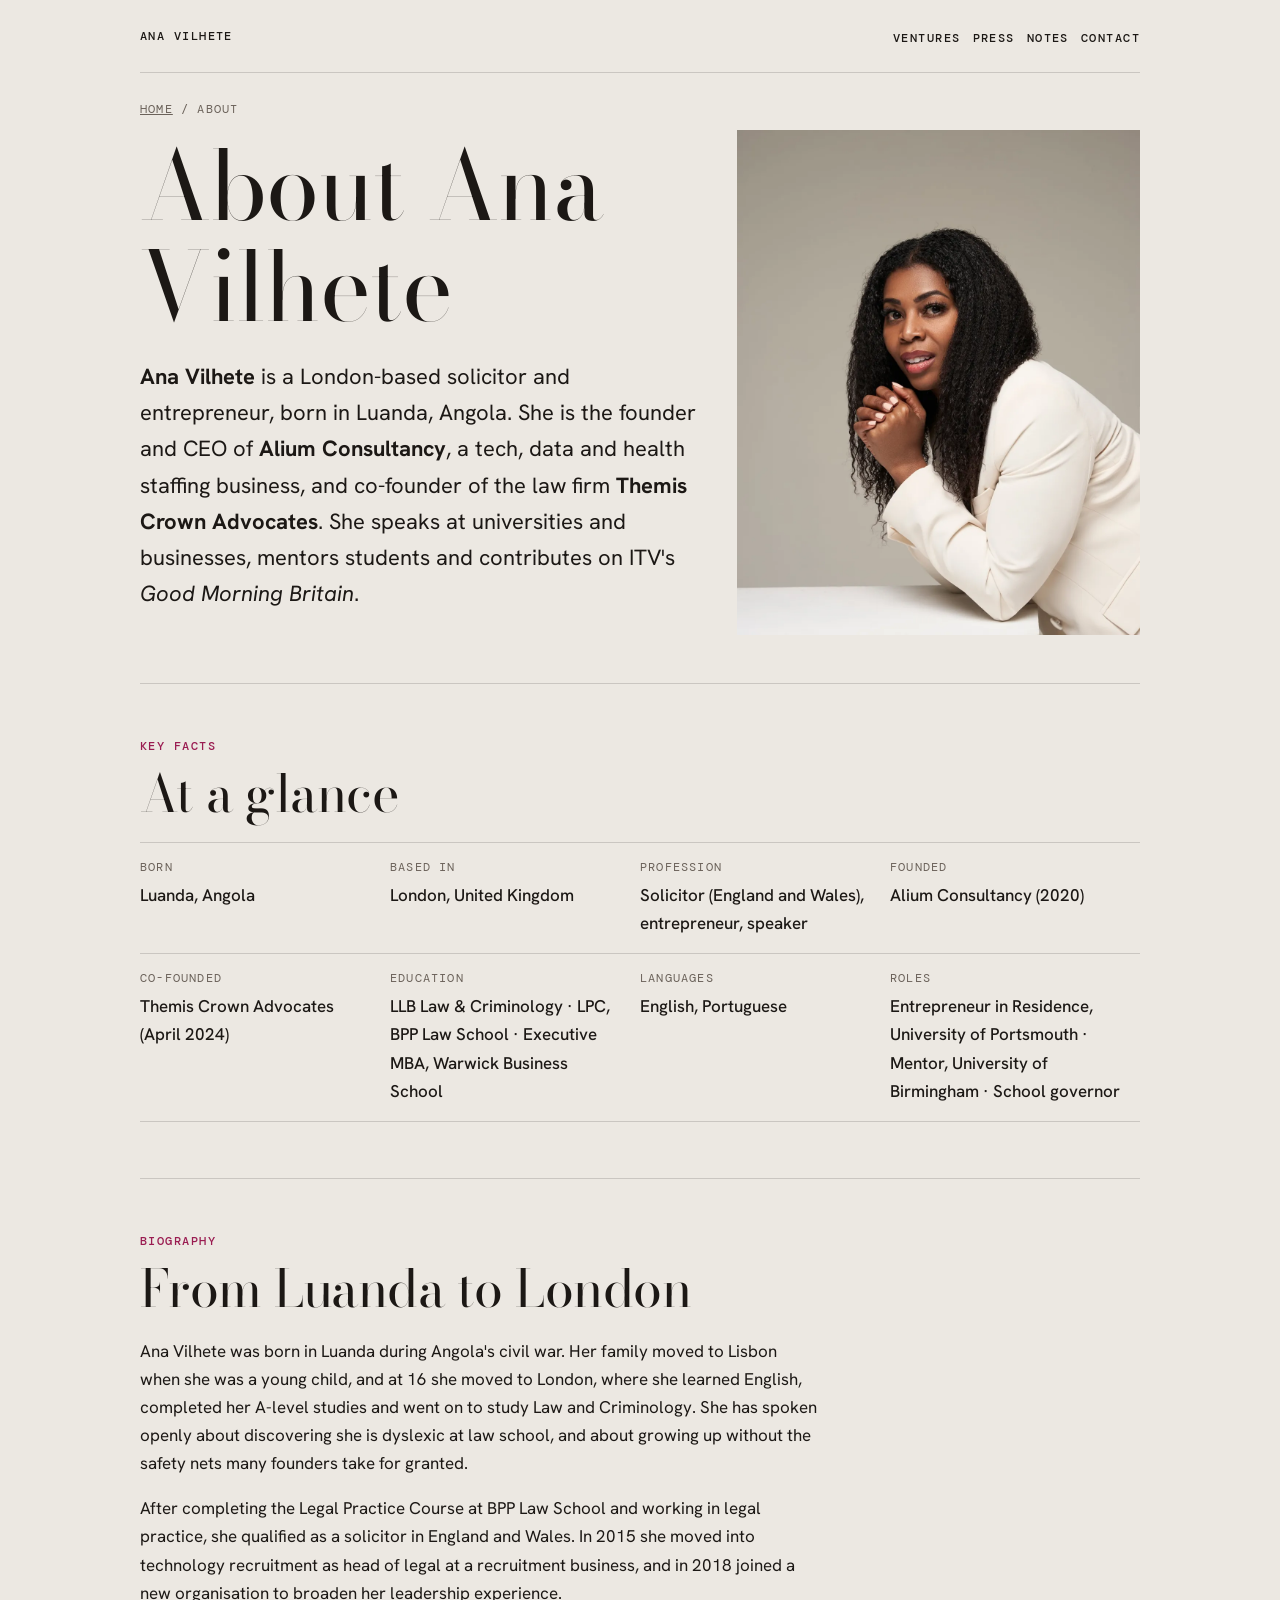
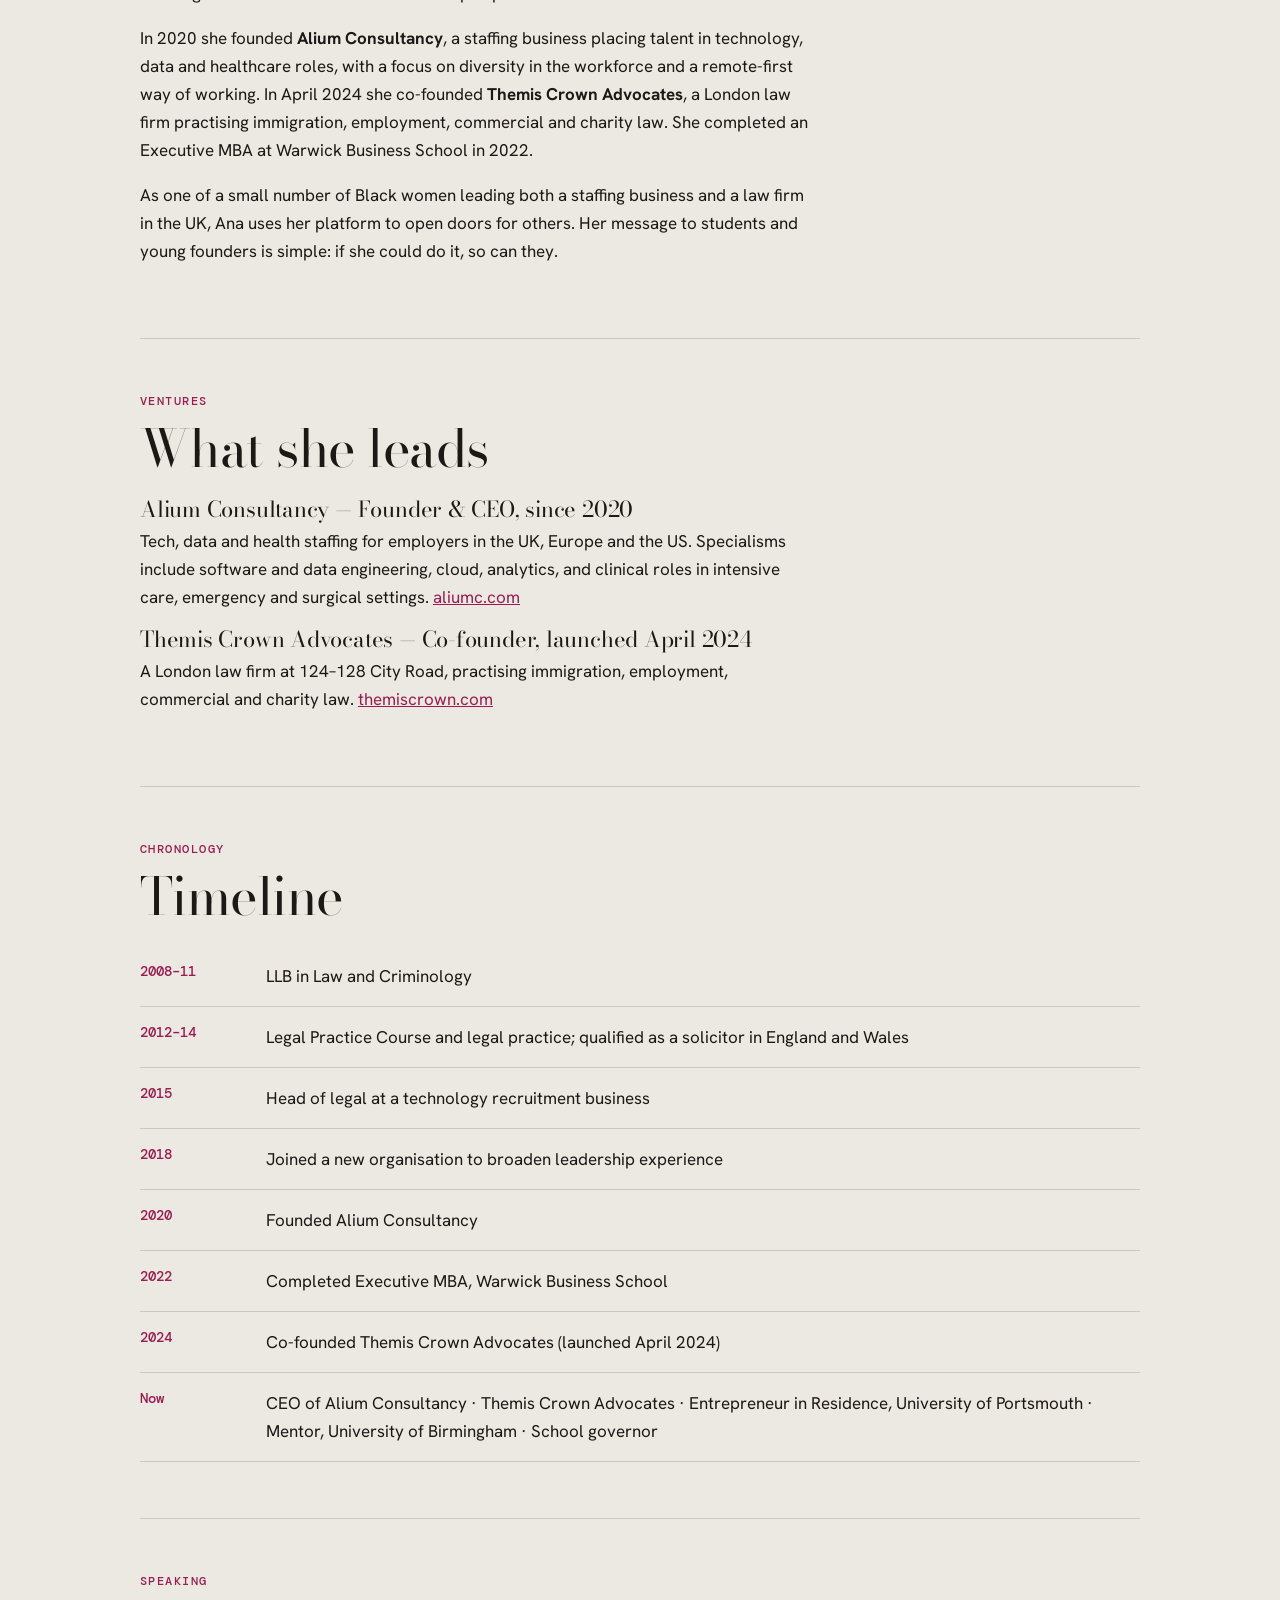
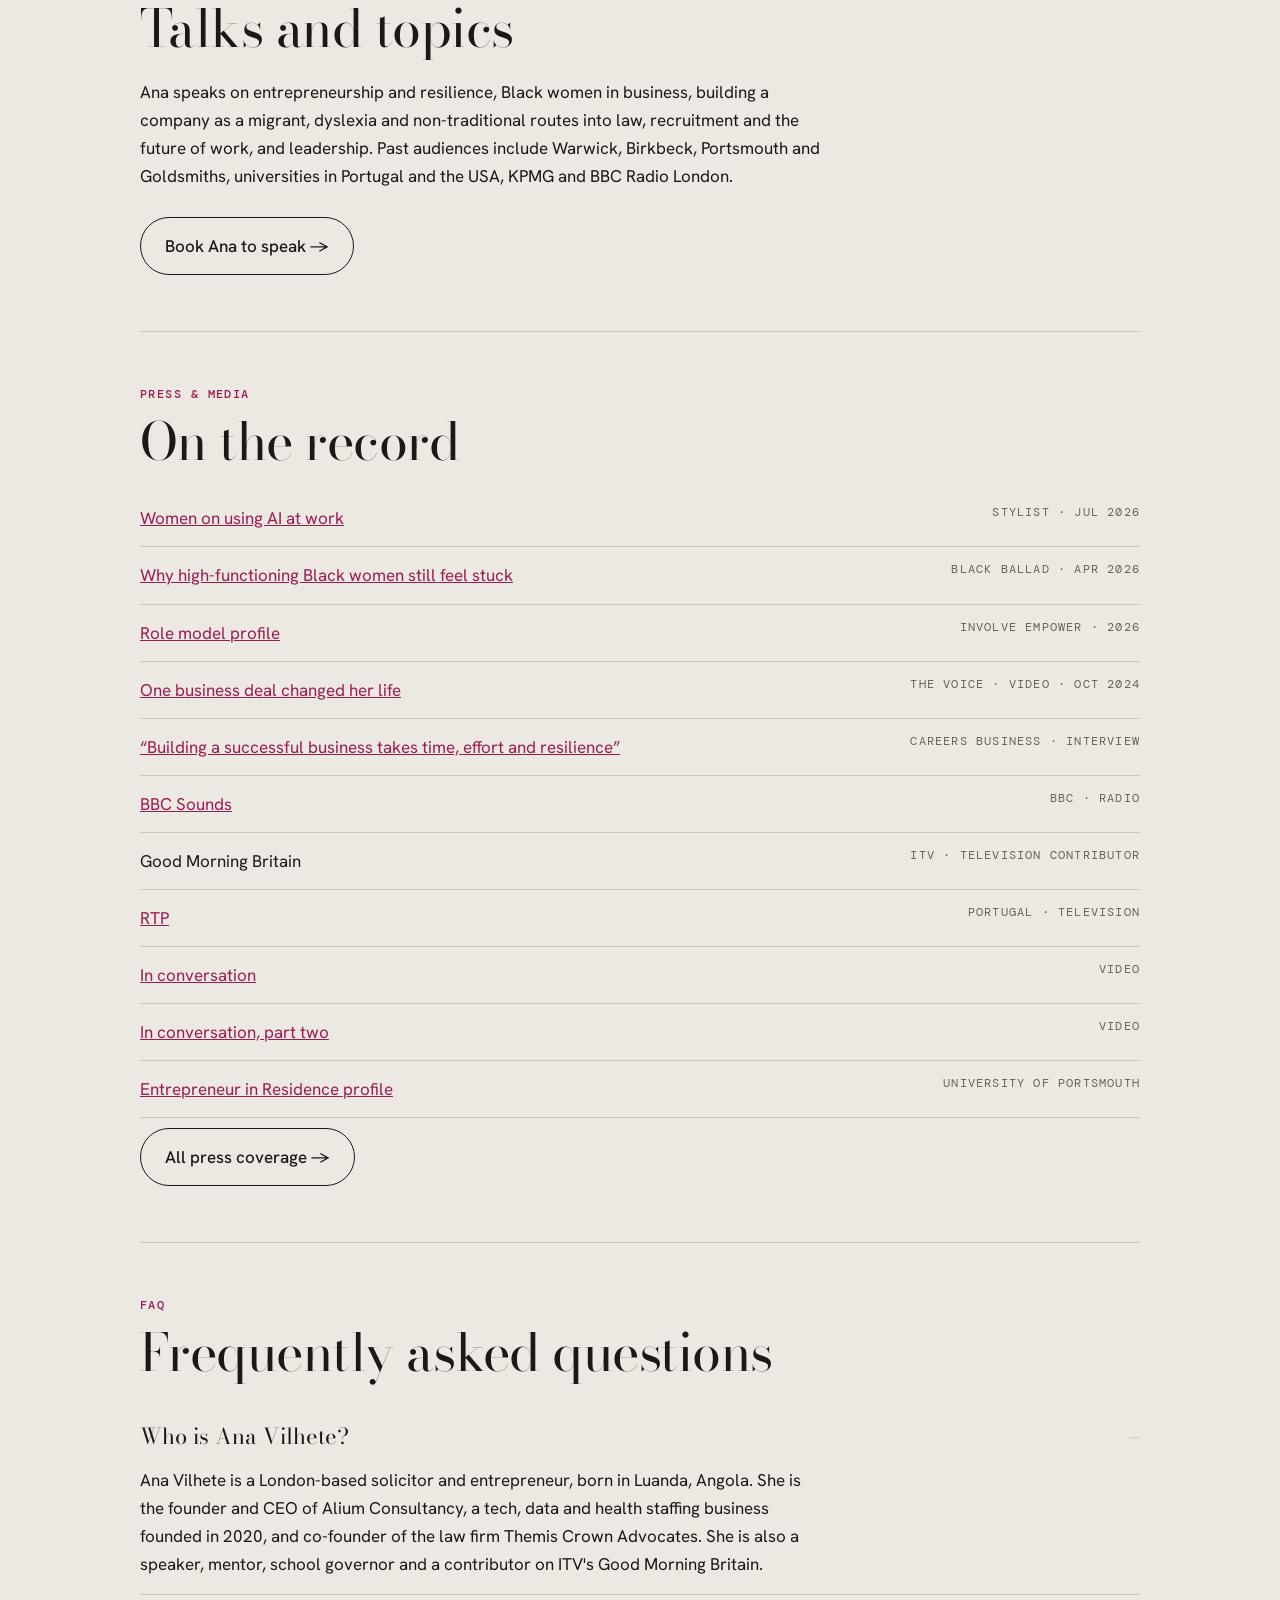
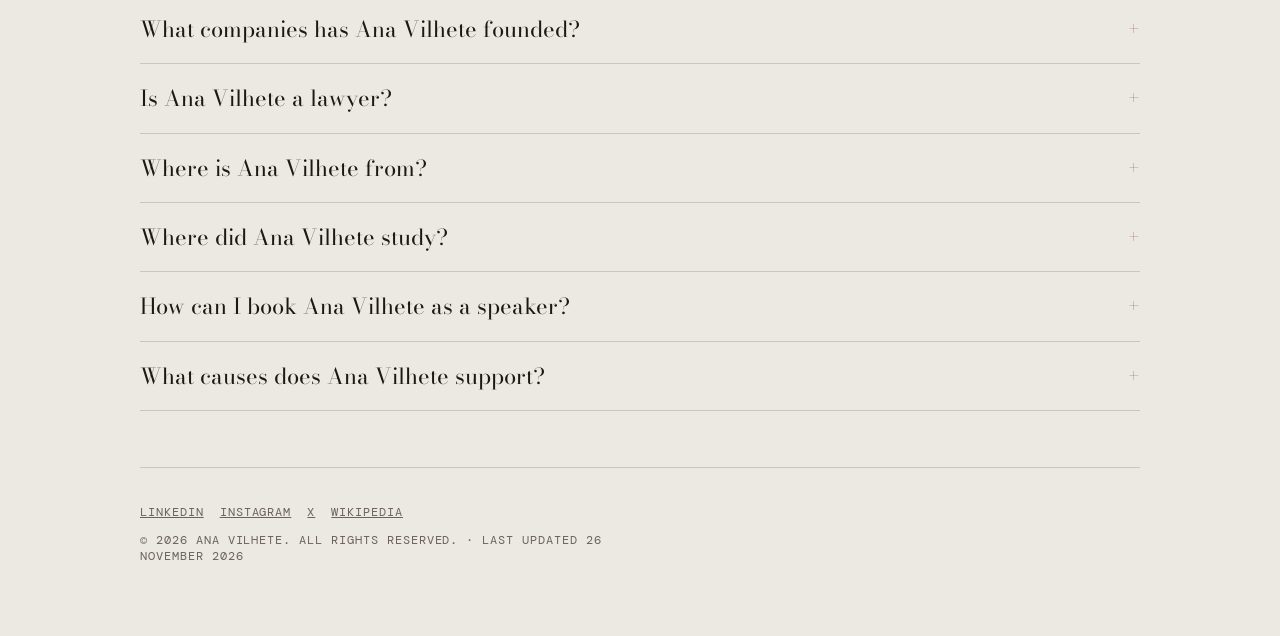
<file: about-5/index.html>
<!DOCTYPE html><html lang="en-GB"><head><meta charset="utf-8">
<title>About Ana Vilhete</title>
<link rel="canonical" href="https://anavilhete.com/about/">
<meta name="robots" content="noindex, follow">
<meta http-equiv="refresh" content="0; url=/about/">
</head><body><p>This page has moved to <a href="/about/">About Ana Vilhete</a>.</p>
<script>location.replace('/about/');</script></body></html>
</file>
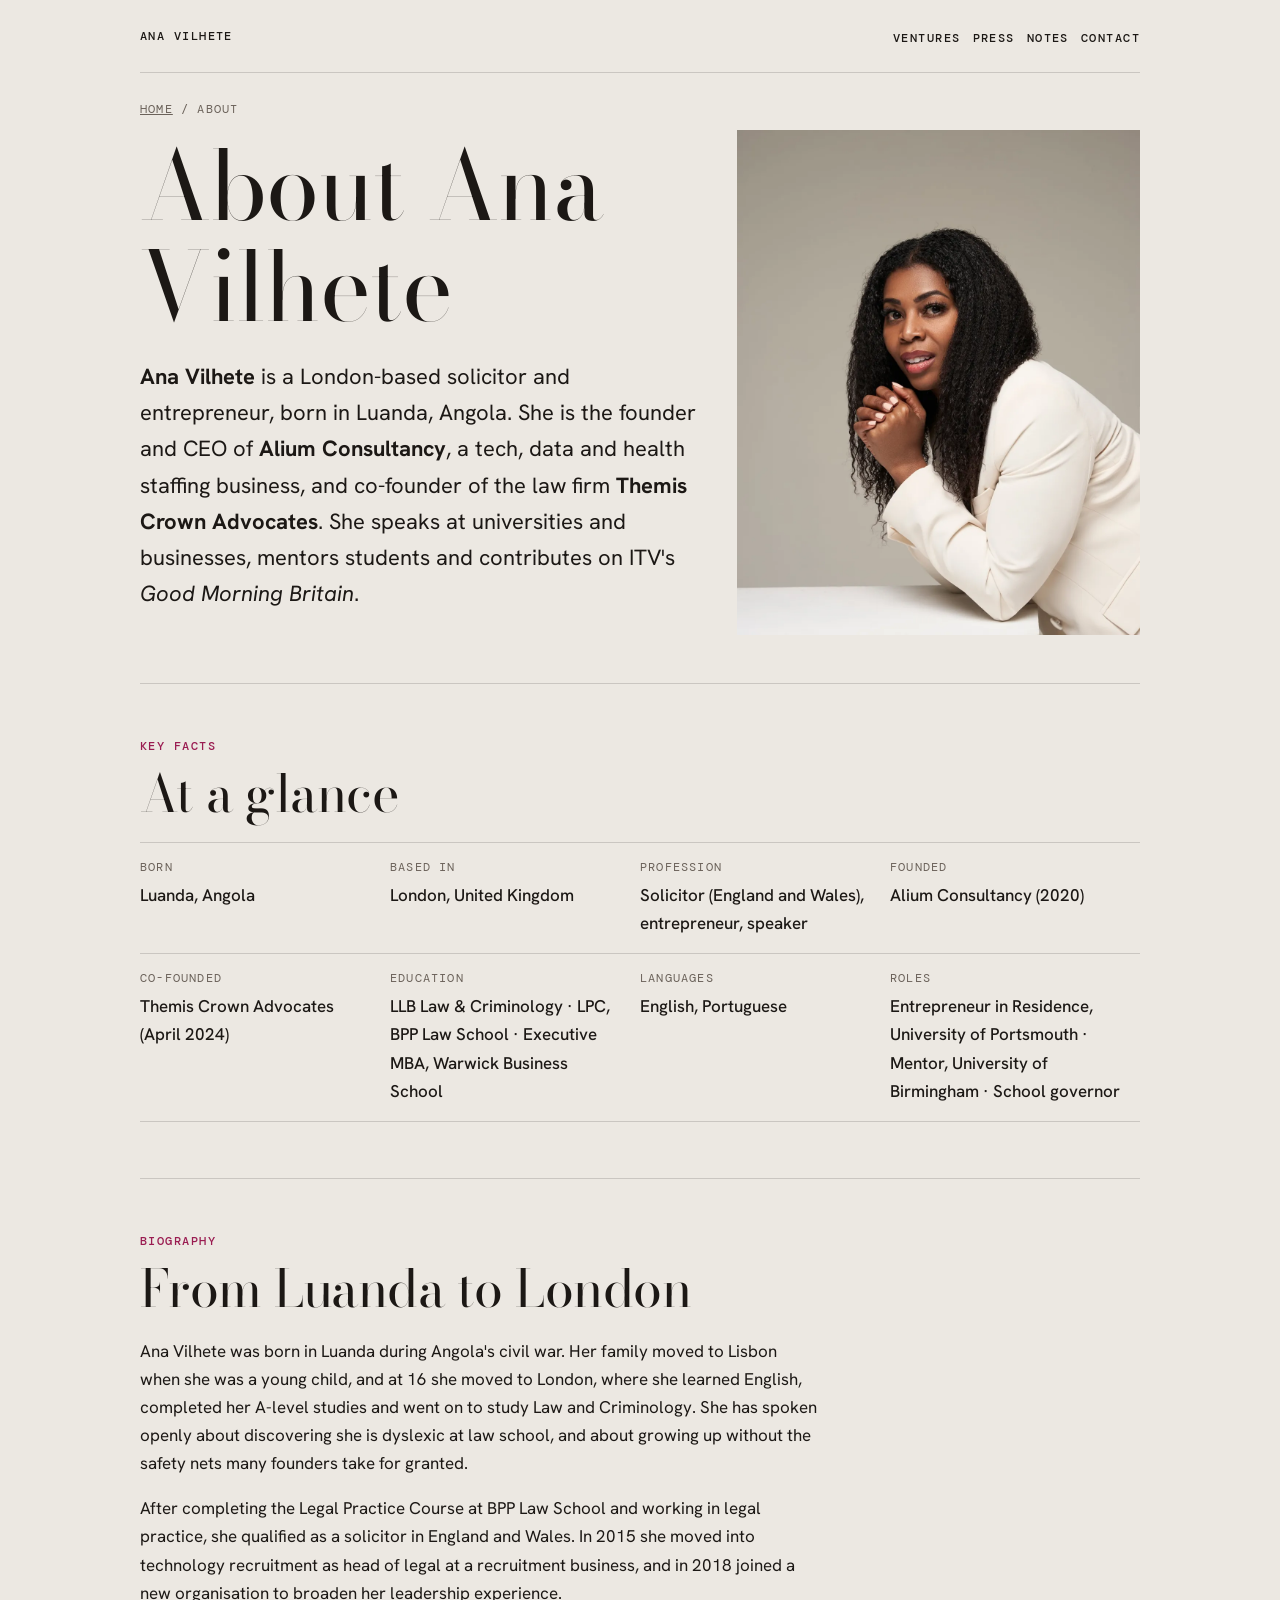
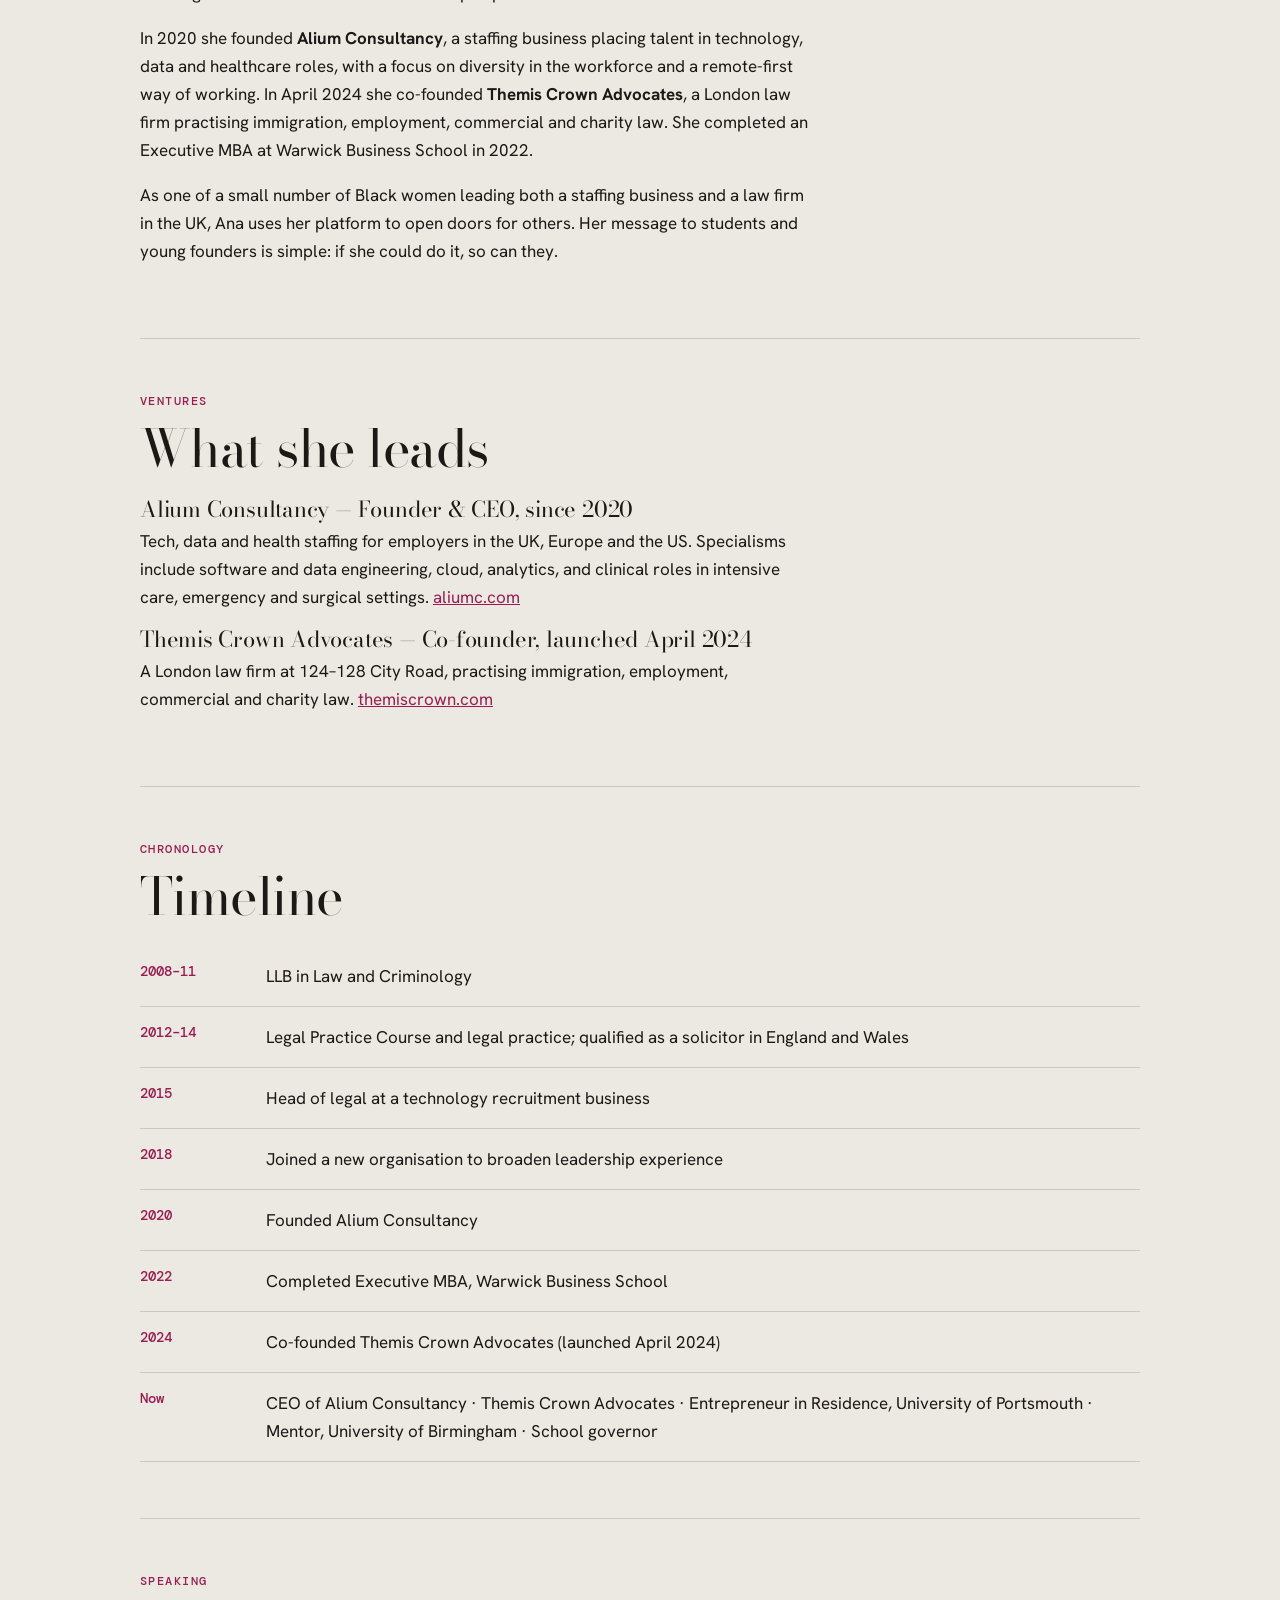
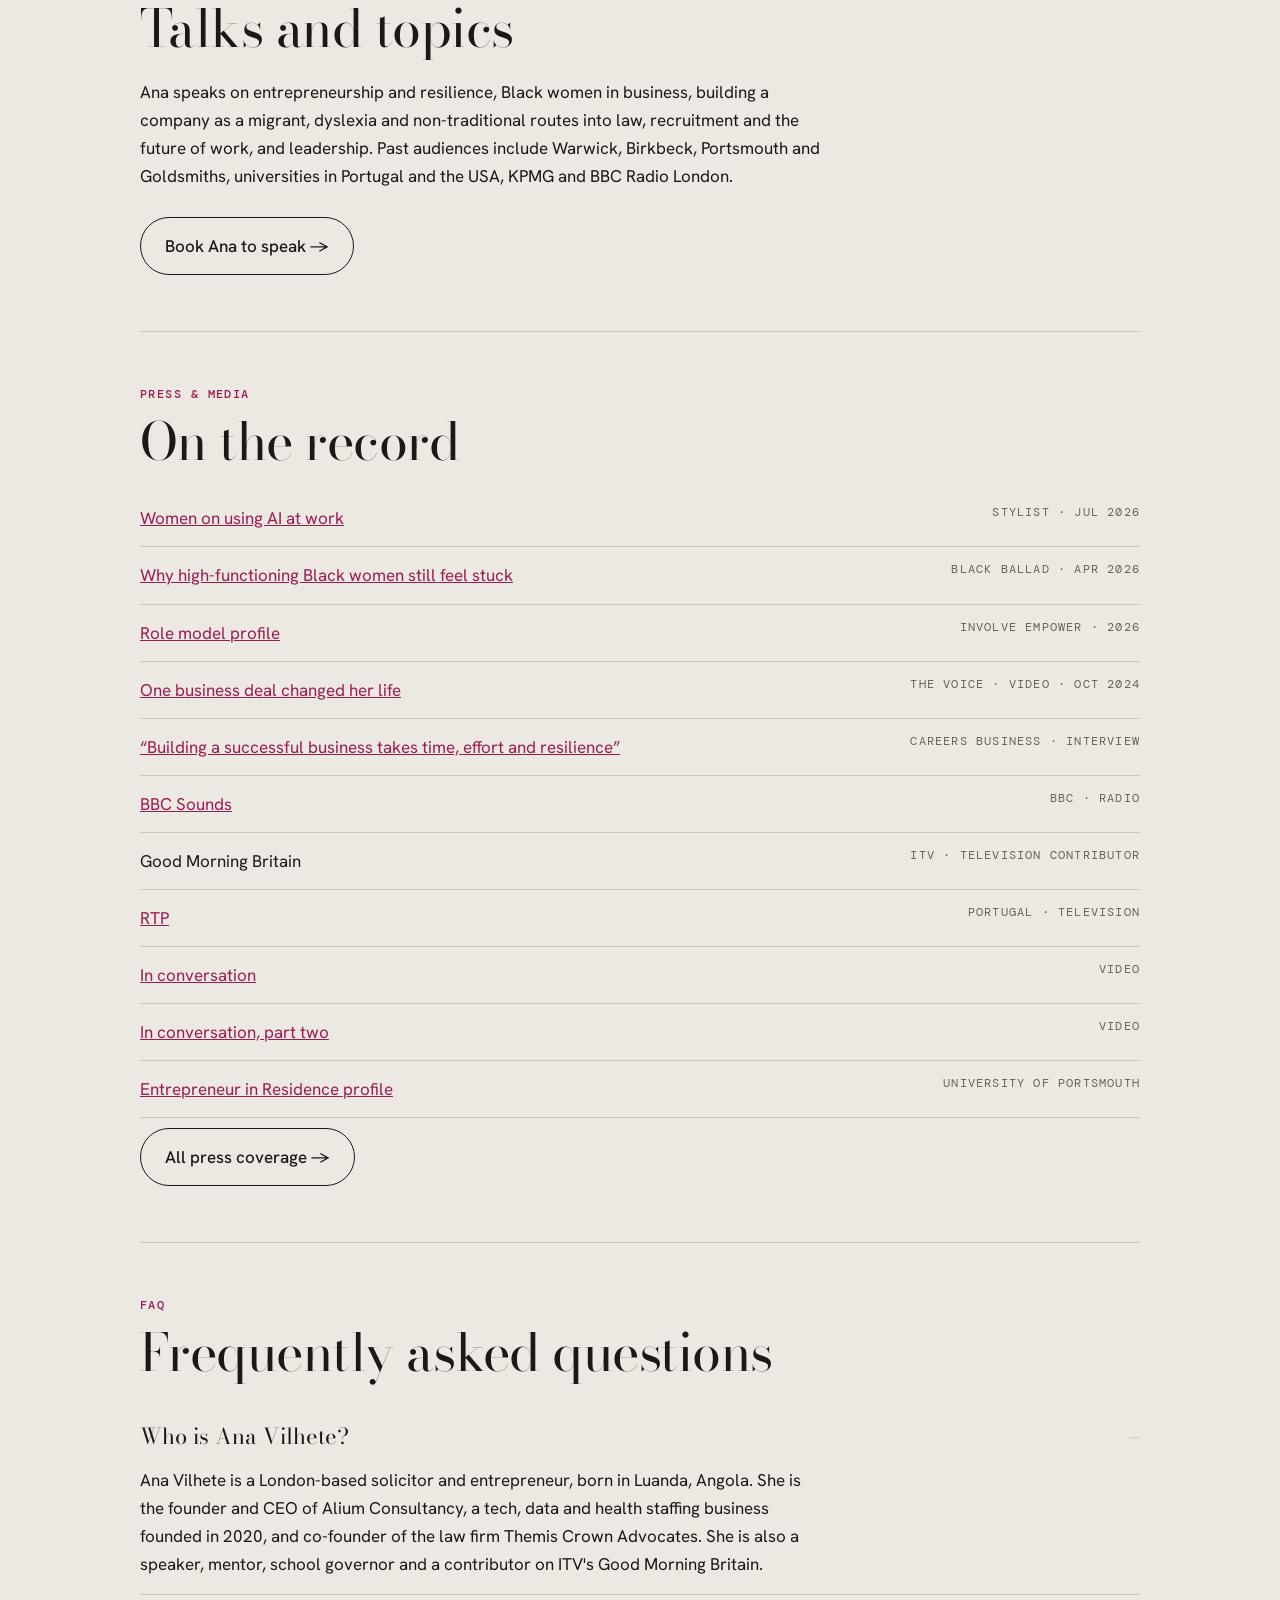
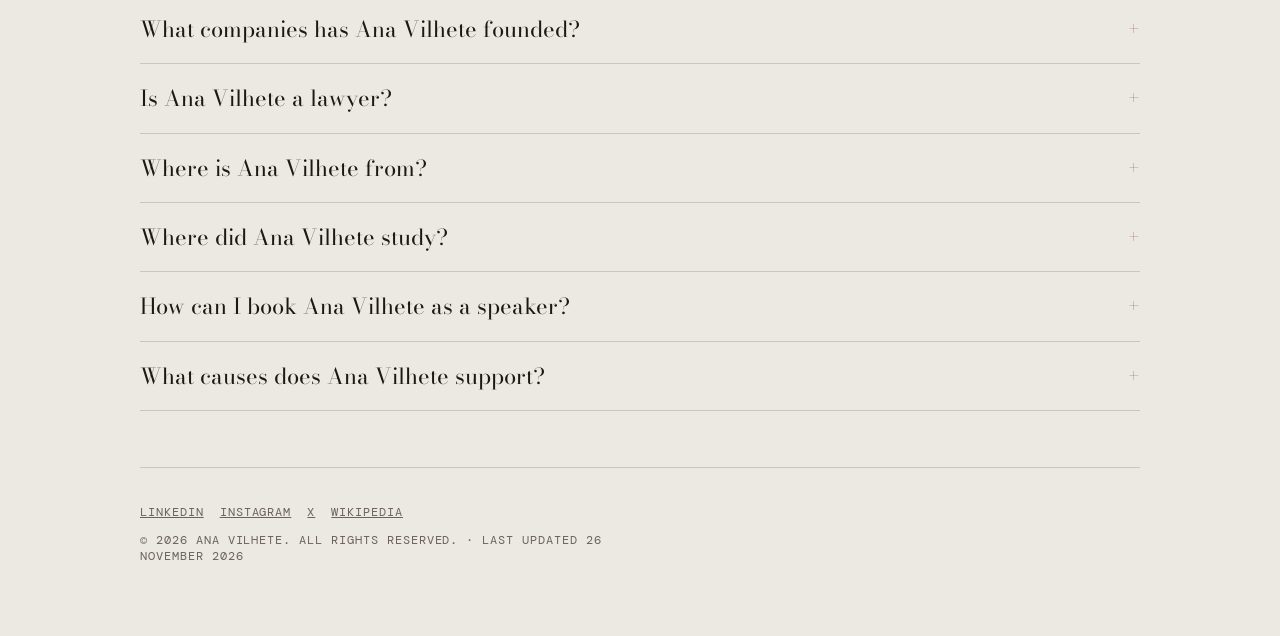
<file: about/index.html>
<!DOCTYPE html>
<html lang="en-GB">
<head>
<meta charset="utf-8">
<meta name="viewport" content="width=device-width, initial-scale=1">
<title>About Ana Vilhete — Biography, Ventures, Press &amp; FAQ</title>
<meta name="description" content="Biography of Ana Vilhete: Angolan-born solicitor and entrepreneur, founder and CEO of Alium Consultancy, co-founder of Themis Crown Advocates, Warwick Executive MBA, speaker and mentor. Facts, timeline, press and FAQs.">
<meta name="robots" content="index, follow, max-image-preview:large, max-snippet:-1">
<link rel="canonical" href="https://anavilhete.com/about/">
<meta property="og:type" content="profile">
<meta property="og:title" content="About Ana Vilhete">
<meta property="og:description" content="Solicitor, founder of Alium Consultancy, co-founder of Themis Crown Advocates, speaker and mentor.">
<meta property="og:url" content="https://anavilhete.com/about/">
<meta property="og:image" content="https://anavilhete.com/images/lean.webp">
<meta property="og:image:alt" content="Ana Vilhete leaning on a table, hands clasped, wearing an ivory blazer">
<meta name="twitter:card" content="summary_large_image">
<link rel="icon" href="/favicon.svg" type="image/svg+xml">
<link rel="preconnect" href="https://fonts.googleapis.com">
<link rel="preconnect" href="https://fonts.gstatic.com" crossorigin>
<link rel="stylesheet" href="https://fonts.googleapis.com/css2?family=Bodoni+Moda:ital,opsz,wght@0,6..96,400..700;1,6..96,400..600&family=DM+Mono:wght@400;500&family=Hanken+Grotesk:wght@400;500;600&display=swap">
<script type="application/ld+json">
{
  "@context": "https://schema.org",
  "@graph": [
    {
      "@type": "ProfilePage",
      "@id": "https://anavilhete.com/about/#page",
      "url": "https://anavilhete.com/about/",
      "name": "About Ana Vilhete",
      "isPartOf": { "@id": "https://anavilhete.com/#website" },
      "mainEntity": { "@id": "https://anavilhete.com/#ana" },
      "dateModified": "2026-11-26",
      "breadcrumb": {
        "@type": "BreadcrumbList",
        "itemListElement": [
          { "@type": "ListItem", "position": 1, "name": "Home", "item": "https://anavilhete.com/" },
          { "@type": "ListItem", "position": 2, "name": "About", "item": "https://anavilhete.com/about/" }
        ]
      }
    },
    {
      "@type": "Person",
      "@id": "https://anavilhete.com/#ana",
      "name": "Ana Vilhete",
      "url": "https://anavilhete.com/",
      "image": "https://anavilhete.com/images/lean.webp",
      "birthPlace": { "@type": "Place", "name": "Luanda, Angola" },
      "jobTitle": "Founder and CEO, Alium Consultancy",
      "sameAs": [
        "https://en.wikipedia.org/wiki/Ana_Vilhete",
        "https://www.wikidata.org/wiki/Q130639266",
        "https://www.linkedin.com/in/ana-vilhete-emba-us-uk-921748103/",
        "https://www.instagram.com/anavilhete/",
        "https://x.com/AnaVilhete"
      ]
    },
    {
      "@type": "FAQPage",
      "@id": "https://anavilhete.com/about/#faq",
      "mainEntity": [
        { "@type": "Question", "name": "Who is Ana Vilhete?",
          "acceptedAnswer": { "@type": "Answer", "text": "Ana Vilhete is a London-based solicitor and entrepreneur, born in Luanda, Angola. She is the founder and CEO of Alium Consultancy, a tech, data and health staffing business founded in 2020, and co-founder of the law firm Themis Crown Advocates. She is also a speaker, mentor, school governor and a contributor on ITV's Good Morning Britain." } },
        { "@type": "Question", "name": "What companies has Ana Vilhete founded?",
          "acceptedAnswer": { "@type": "Answer", "text": "Ana Vilhete founded Alium Consultancy in 2020, a staffing business placing talent in technology, data and healthcare roles, and co-founded Themis Crown Advocates, a London law firm launched in April 2024 that practises immigration, employment, commercial and charity law." } },
        { "@type": "Question", "name": "Is Ana Vilhete a lawyer?",
          "acceptedAnswer": { "@type": "Answer", "text": "Yes. Ana Vilhete studied Law and Criminology (LLB), completed the Legal Practice Course at BPP Law School and qualified as a solicitor in England and Wales. She began her recruitment career in 2015 as head of legal at a recruitment business." } },
        { "@type": "Question", "name": "Where is Ana Vilhete from?",
          "acceptedAnswer": { "@type": "Answer", "text": "Ana Vilhete was born in Luanda, Angola, during the Angolan civil war. Her family moved to Lisbon, Portugal, when she was a young child, and she moved to London at 16. She speaks English and Portuguese." } },
        { "@type": "Question", "name": "Where did Ana Vilhete study?",
          "acceptedAnswer": { "@type": "Answer", "text": "She holds an LLB in Law and Criminology, completed the Legal Practice Course (LPC) at BPP Law School, and completed an Executive MBA at Warwick Business School (2020–2022)." } },
        { "@type": "Question", "name": "How can I book Ana Vilhete as a speaker?",
          "acceptedAnswer": { "@type": "Answer", "text": "Ana speaks on entrepreneurship, resilience, Black women in business, building a company as a migrant, law and recruitment. She has spoken at Warwick, Birkbeck, Portsmouth and Goldsmiths, universities in Portugal and the USA, KPMG and BBC Radio London. Send speaking enquiries to enquiries@anavilhete.com." } },
        { "@type": "Question", "name": "What causes does Ana Vilhete support?",
          "acceptedAnswer": { "@type": "Answer", "text": "Education, wellbeing and the future of younger generations. She mentors students at the University of Birmingham, is Entrepreneur in Residence at the University of Portsmouth, serves as a school governor, volunteers with a homeless programme and supports Casa dos Pequeninos, an orphanage in São Tomé and Príncipe." } }
      ]
    }
  ]
}
</script>
<link rel="stylesheet" href="/assets/static.css">
</head>
<body>
<div class="wrap">
  <header class="top">
    <a href="/">Ana Vilhete</a>
    <nav aria-label="Main"><a href="/#ventures">Ventures</a> &nbsp; <a href="/press/">Press</a> &nbsp; <a href="/notes/">Notes</a> &nbsp; <a href="/#contact">Contact</a></nav>
  </header>

  <nav class="crumb" aria-label="Breadcrumb"><a href="/">Home</a> / About</nav>

  <main id="main">
    <div class="hero">
      <div>
        <h1>About Ana Vilhete</h1>
        <p class="lede"><strong>Ana Vilhete</strong> is a London-based solicitor and entrepreneur, born in Luanda, Angola. She is the founder and CEO of <strong>Alium Consultancy</strong>, a tech, data and health staffing business, and co-founder of the law firm <strong>Themis Crown Advocates</strong>. She speaks at universities and businesses, mentors students and contributes on ITV's <em>Good Morning Britain</em>.</p>
      </div>
      <img src="/images/lean.webp" width="1100" height="1376" alt="Ana Vilhete leaning on a table, hands clasped, wearing an ivory blazer" loading="eager">
    </div>

    <section aria-labelledby="facts">
      <span class="label">Key facts</span>
      <h2 id="facts">At a glance</h2>
      <dl class="facts">
        <div><dt>Born</dt><dd>Luanda, Angola</dd></div>
        <div><dt>Based in</dt><dd>London, United Kingdom</dd></div>
        <div><dt>Profession</dt><dd>Solicitor (England and Wales), entrepreneur, speaker</dd></div>
        <div><dt>Founded</dt><dd>Alium Consultancy (2020)</dd></div>
        <div><dt>Co-founded</dt><dd>Themis Crown Advocates (April 2024)</dd></div>
        <div><dt>Education</dt><dd>LLB Law &amp; Criminology · LPC, BPP Law School · Executive MBA, Warwick Business School</dd></div>
        <div><dt>Languages</dt><dd>English, Portuguese</dd></div>
        <div><dt>Roles</dt><dd>Entrepreneur in Residence, University of Portsmouth · Mentor, University of Birmingham · School governor</dd></div>
      </dl>
    </section>

    <section aria-labelledby="story">
      <span class="label">Biography</span>
      <h2 id="story">From Luanda to London</h2>
      <p>Ana Vilhete was born in Luanda during Angola's civil war. Her family moved to Lisbon when she was a young child, and at 16 she moved to London, where she learned English, completed her A-level studies and went on to study Law and Criminology. She has spoken openly about discovering she is dyslexic at law school, and about growing up without the safety nets many founders take for granted.</p>
      <p>After completing the Legal Practice Course at BPP Law School and working in legal practice, she qualified as a solicitor in England and Wales. In 2015 she moved into technology recruitment as head of legal at a recruitment business, and in 2018 joined a new organisation to broaden her leadership experience.</p>
      <p>In 2020 she founded <strong>Alium Consultancy</strong>, a staffing business placing talent in technology, data and healthcare roles, with a focus on diversity in the workforce and a remote-first way of working. In April 2024 she co-founded <strong>Themis Crown Advocates</strong>, a London law firm practising immigration, employment, commercial and charity law. She completed an Executive MBA at Warwick Business School in 2022.</p>
      <p>As one of a small number of Black women leading both a staffing business and a law firm in the UK, Ana uses her platform to open doors for others. Her message to students and young founders is simple: if she could do it, so can they.</p>
    </section>

    <section aria-labelledby="ventures">
      <span class="label">Ventures</span>
      <h2 id="ventures">What she leads</h2>
      <h3>Alium Consultancy — Founder &amp; CEO, since 2020</h3>
      <p>Tech, data and health staffing for employers in the UK, Europe and the US. Specialisms include software and data engineering, cloud, analytics, and clinical roles in intensive care, emergency and surgical settings. <a href="https://www.aliumc.com/" rel="noopener">aliumc.com</a></p>
      <h3>Themis Crown Advocates — Co-founder, launched April 2024</h3>
      <p>A London law firm at 124–128 City Road, practising immigration, employment, commercial and charity law. <a href="https://themiscrown.com/" rel="noopener">themiscrown.com</a></p>
    </section>

    <section aria-labelledby="timeline">
      <span class="label">Chronology</span>
      <h2 id="timeline">Timeline</h2>
      <ol class="time">
        <li><b>2008–11</b><span>LLB in Law and Criminology</span></li>
        <li><b>2012–14</b><span>Legal Practice Course and legal practice; qualified as a solicitor in England and Wales</span></li>
        <li><b>2015</b><span>Head of legal at a technology recruitment business</span></li>
        <li><b>2018</b><span>Joined a new organisation to broaden leadership experience</span></li>
        <li><b>2020</b><span>Founded Alium Consultancy</span></li>
        <li><b>2022</b><span>Completed Executive MBA, Warwick Business School</span></li>
        <li><b>2024</b><span>Co-founded Themis Crown Advocates (launched April 2024)</span></li>
        <li><b>Now</b><span>CEO of Alium Consultancy · Themis Crown Advocates · Entrepreneur in Residence, University of Portsmouth · Mentor, University of Birmingham · School governor</span></li>
      </ol>
    </section>

    <section aria-labelledby="speaking">
      <span class="label">Speaking</span>
      <h2 id="speaking">Talks and topics</h2>
      <p>Ana speaks on entrepreneurship and resilience, Black women in business, building a company as a migrant, dyslexia and non-traditional routes into law, recruitment and the future of work, and leadership. Past audiences include Warwick, Birkbeck, Portsmouth and Goldsmiths, universities in Portugal and the USA, KPMG and BBC Radio London.</p>
      <a class="cta" href="mailto:enquiries@anavilhete.com?subject=Speaking%20enquiry">Book Ana to speak →</a>
    </section>

    <section aria-labelledby="press">
      <span class="label">Press &amp; media</span>
      <h2 id="press">On the record</h2>
      <ul class="press">
        <li><a href="https://www.stylist.co.uk/life/careers/women-ai-workplace/1095798" rel="noopener">Women on using AI at work</a><span>Stylist · Jul 2026</span></li>
        <li><a href="https://blackballad.co.uk/mental-health-wellness/why-high-functioning-black-women-still-feel-stuck-after-therapy-doing-the-work" rel="noopener">Why high-functioning Black women still feel stuck</a><span>Black Ballad · Apr 2026</span></li>
        <li><a href="https://empower.involverolemodels.org/person/ana-vilhete/" rel="noopener">Role model profile</a><span>INvolve Empower · 2026</span></li>
        <li><a href="https://www.voice-online.co.uk/post/video/section/interviews/one-business-deal-changed-her-life-but-its-been-a-journey-for-ana-vilhete/" rel="noopener">One business deal changed her life</a><span>The Voice · Video · Oct 2024</span></li>
        <li><a href="https://careers-business.uk/ana-vilhete-building-a-successful-business-takes-time-effort-and-resilience/" rel="noopener">“Building a successful business takes time, effort and resilience”</a><span>Careers Business · Interview</span></li>
        <li><a href="https://www.bbc.co.uk/sounds/play/p0h2yhnp" rel="noopener">BBC Sounds</a><span>BBC · Radio</span></li>
        <li><span style="text-transform:none;letter-spacing:0;font:inherit;color:inherit">Good Morning Britain</span><span>ITV · Television contributor</span></li>
        <li><a href="https://www.rtp.pt/programa/tv/p44946/e82" rel="noopener">RTP</a><span>Portugal · Television</span></li>
        <li><a href="https://www.youtube.com/watch?v=VGEitXb85VY" rel="noopener">In conversation</a><span>Video</span></li>
        <li><a href="https://www.youtube.com/watch?v=uPeYXeCGYnw" rel="noopener">In conversation, part two</a><span>Video</span></li>
        <li><a href="https://www.port.ac.uk/collaborate/business/business-services/entrepreneurs-in-residence/ana-vilhete" rel="noopener">Entrepreneur in Residence profile</a><span>University of Portsmouth</span></li>
      </ul>
      <a class="cta" href="/press/">All press coverage →</a>
    </section>

    <section aria-labelledby="faq">
      <span class="label">FAQ</span>
      <h2 id="faq">Frequently asked questions</h2>
      <details open><summary>Who is Ana Vilhete?</summary><p>Ana Vilhete is a London-based solicitor and entrepreneur, born in Luanda, Angola. She is the founder and CEO of Alium Consultancy, a tech, data and health staffing business founded in 2020, and co-founder of the law firm Themis Crown Advocates. She is also a speaker, mentor, school governor and a contributor on ITV's Good Morning Britain.</p></details>
      <details><summary>What companies has Ana Vilhete founded?</summary><p>Ana Vilhete founded Alium Consultancy in 2020, a staffing business placing talent in technology, data and healthcare roles, and co-founded Themis Crown Advocates, a London law firm launched in April 2024 that practises immigration, employment, commercial and charity law.</p></details>
      <details><summary>Is Ana Vilhete a lawyer?</summary><p>Yes. Ana Vilhete studied Law and Criminology (LLB), completed the Legal Practice Course at BPP Law School and qualified as a solicitor in England and Wales. She began her recruitment career in 2015 as head of legal at a recruitment business.</p></details>
      <details><summary>Where is Ana Vilhete from?</summary><p>Ana Vilhete was born in Luanda, Angola, during the Angolan civil war. Her family moved to Lisbon, Portugal, when she was a young child, and she moved to London at 16. She speaks English and Portuguese.</p></details>
      <details><summary>Where did Ana Vilhete study?</summary><p>She holds an LLB in Law and Criminology, completed the Legal Practice Course (LPC) at BPP Law School, and completed an Executive MBA at Warwick Business School (2020–2022).</p></details>
      <details><summary>How can I book Ana Vilhete as a speaker?</summary><p>Ana speaks on entrepreneurship, resilience, Black women in business, building a company as a migrant, law and recruitment. She has spoken at Warwick, Birkbeck, Portsmouth and Goldsmiths, universities in Portugal and the USA, KPMG and BBC Radio London. Send speaking enquiries to <a href="mailto:enquiries@anavilhete.com">enquiries@anavilhete.com</a>.</p></details>
      <details><summary>What causes does Ana Vilhete support?</summary><p>Education, wellbeing and the future of younger generations. She mentors students at the University of Birmingham, is Entrepreneur in Residence at the University of Portsmouth, serves as a school governor, volunteers with a homeless programme and supports Casa dos Pequeninos, an orphanage in São Tomé and Príncipe.</p></details>
    </section>
  </main>

  <footer>
    <p><a href="https://www.linkedin.com/in/ana-vilhete-emba-us-uk-921748103/" rel="me noopener">LinkedIn</a><a href="https://www.instagram.com/anavilhete/" rel="me noopener">Instagram</a><a href="https://x.com/AnaVilhete" rel="me noopener">X</a><a href="https://en.wikipedia.org/wiki/Ana_Vilhete" rel="noopener">Wikipedia</a></p>
    <p>© 2026 Ana Vilhete. All rights reserved. · Last updated 26 November 2026</p>
  </footer>
</div>
</body>
</html>
</file>
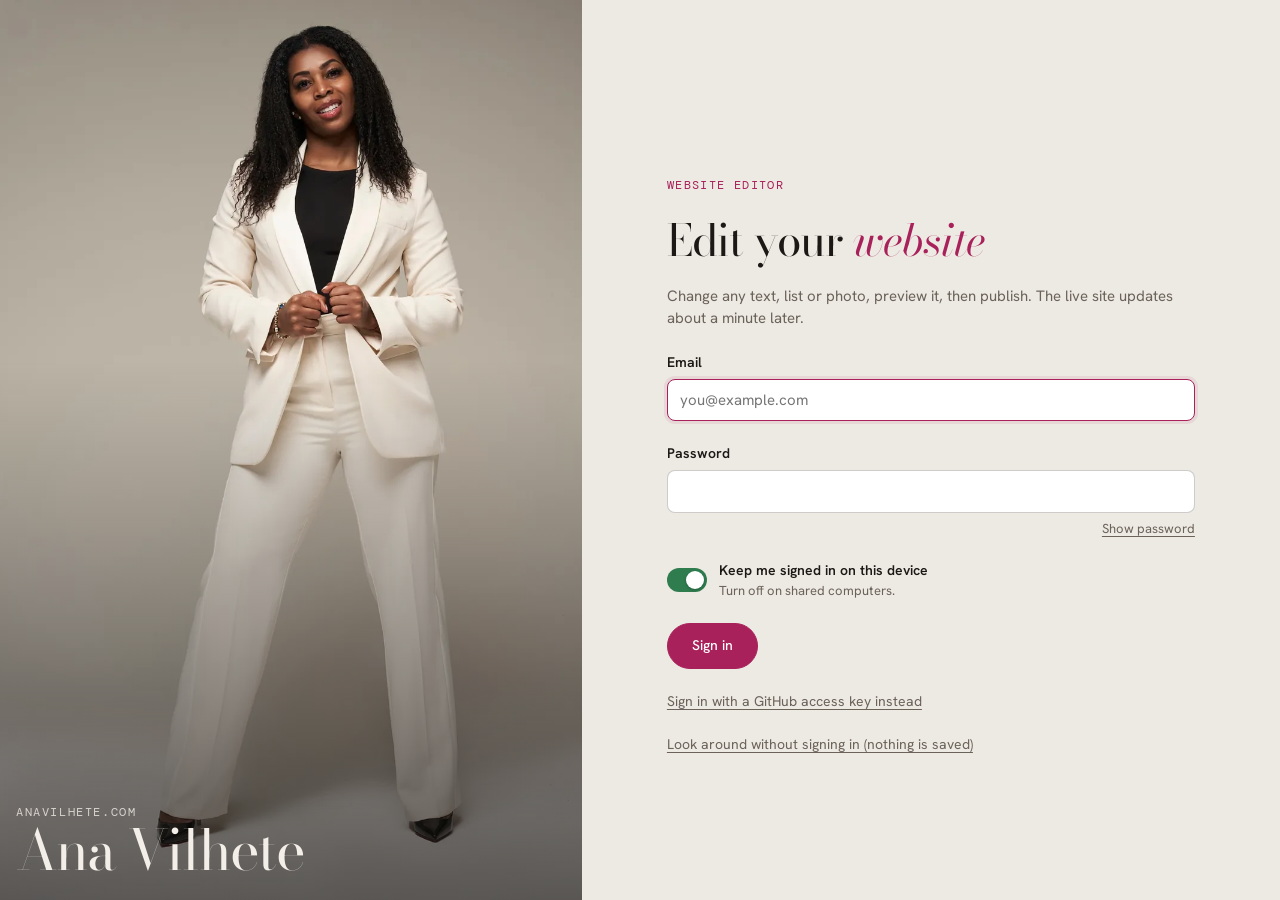
<file: admin/index.html>
<!doctype html>
<html lang="en">
<head>
<meta charset="utf-8">
<meta name="viewport" content="width=device-width, initial-scale=1, viewport-fit=cover">
<meta name="robots" content="noindex, nofollow">
<title>Website Editor · Ana Vilhete</title>
<link rel="preconnect" href="https://fonts.googleapis.com">
<link rel="preconnect" href="https://fonts.gstatic.com" crossorigin>
<link rel="stylesheet" href="https://fonts.googleapis.com/css2?family=Bodoni+Moda:ital,opsz,wght@0,6..96,400..600;1,6..96,400..500&family=DM+Mono:wght@400;500&family=Hanken+Grotesk:wght@400;500;600;700&display=swap">
<style>
/* Editor: the site's own stone + ink palette, raspberry kept for the one action that matters (Publish). */
:root{
  --bg:#EDE9E3; --panel:#F7F5F1; --card:#FFFFFF; --sunk:#E4DFD7;
  --ink:#1C1815; --muted:#6B625A; --faint:#958B81;
  --line:rgba(28,24,21,.11); --line-2:rgba(28,24,21,.22);
  --accent:#A8215A; --accent-ink:#FFFFFF; --accent-soft:rgba(168,33,90,.09);
  --nude:#D8BCA6; --nude-soft:#F1E6DC; --nude-ink:#6E4A35;
  --ok:#2F7D4F; --warn:#9A5B00; --err:#B42318;
  --shadow:0 1px 2px rgba(28,24,21,.06),0 8px 24px -12px rgba(28,24,21,.18);
  --f-display:"Bodoni Moda","Didot","Bodoni 72",Georgia,serif;
  --f-ui:"Hanken Grotesk","Helvetica Neue",Arial,system-ui,sans-serif;
  --f-mono:"DM Mono",ui-monospace,"SFMono-Regular",Menlo,monospace;
  --r:12px; --r-sm:8px;
  --gl:max(16px, env(safe-area-inset-left, 0px)); --gr:max(16px, env(safe-area-inset-right, 0px));
}
@media (prefers-color-scheme: dark){:root:not([data-theme="light"]){
  --bg:#151210; --panel:#1C1916; --card:#24201C; --sunk:#100E0C;
  --ink:#EFE9E1; --muted:#A99F94; --faint:#857B71;
  --line:rgba(239,233,225,.10); --line-2:rgba(239,233,225,.2);
  --accent:#D9558C; --accent-ink:#1A0B11; --accent-soft:rgba(217,85,140,.14);
  --nude:#7A5A46; --nude-soft:#2E241D; --nude-ink:#E7C9B3;
  --ok:#5FBF86; --warn:#E0A54A; --err:#F2726A;
  --shadow:0 1px 2px rgba(0,0,0,.3),0 8px 24px -12px rgba(0,0,0,.6); color-scheme:dark}}
:root[data-theme="dark"]{
  --bg:#151210; --panel:#1C1916; --card:#24201C; --sunk:#100E0C;
  --ink:#EFE9E1; --muted:#A99F94; --faint:#857B71;
  --line:rgba(239,233,225,.10); --line-2:rgba(239,233,225,.2);
  --accent:#D9558C; --accent-ink:#1A0B11; --accent-soft:rgba(217,85,140,.14);
  --nude:#7A5A46; --nude-soft:#2E241D; --nude-ink:#E7C9B3;
  --ok:#5FBF86; --warn:#E0A54A; --err:#F2726A;
  --shadow:0 1px 2px rgba(0,0,0,.3),0 8px 24px -12px rgba(0,0,0,.6); color-scheme:dark}
*,*::before,*::after{box-sizing:border-box}
[hidden]{display:none!important}
html,body{height:100%}
body{margin:0;background:var(--bg);color:var(--ink);font:15px/1.5 var(--f-ui);-webkit-font-smoothing:antialiased}
button,input,textarea,select{font:inherit;color:inherit}
a{color:inherit}
:focus-visible{outline:2px solid var(--accent);outline-offset:2px}
.mono{font-family:var(--f-mono);font-size:11.5px;letter-spacing:.12em;text-transform:uppercase}
.muted{color:var(--muted)}
h1,h2,h3{margin:0;font-weight:400}

/* buttons */
.b{display:inline-flex;align-items:center;justify-content:center;gap:8px;min-height:40px;padding:0 16px;border-radius:999px;border:1px solid var(--line-2);background:var(--card);cursor:pointer;font-weight:500;font-size:14px;white-space:nowrap;text-decoration:none;transition:background .2s,border-color .2s,opacity .2s}
.b:hover{border-color:var(--ink)}
.b:disabled{opacity:.45;cursor:not-allowed;border-color:var(--line-2)}
.b--primary{background:var(--accent);border-color:var(--accent);color:var(--accent-ink)}
.b--primary:hover{filter:brightness(1.07);border-color:var(--accent)}
.b--ghost{background:transparent;border-color:transparent}
.b--ghost:hover{background:var(--sunk);border-color:transparent}
.b--danger{color:var(--err);border-color:color-mix(in srgb,var(--err) 40%,transparent);background:transparent}
.b--danger:hover{background:color-mix(in srgb,var(--err) 10%,transparent);border-color:var(--err)}
.b--sm{min-height:32px;padding:0 12px;font-size:13px}
.icon-b{width:34px;height:34px;display:inline-grid;place-items:center;border-radius:8px;border:0;background:transparent;cursor:pointer;color:var(--muted);font-size:15px}
.icon-b:hover{background:var(--sunk);color:var(--ink)}
.icon-b:disabled{opacity:.3;cursor:default;background:transparent}

/* ===== sign-in ===== */
.signin{min-height:100%;display:grid;grid-template-columns:1fr}
.si-art{position:relative;min-height:220px;background:#B4AC9F;overflow:hidden}
.si-art img{position:absolute;inset:0;width:100%;height:100%;object-fit:cover;object-position:50% 18%}
.si-art::after{content:"";position:absolute;inset:0;background:linear-gradient(180deg,rgba(18,16,14,0) 40%,rgba(18,16,14,.65))}
.si-art .cap{position:absolute;z-index:1;left:var(--gl);bottom:22px;color:#F3EEE7}
.si-art .cap b{display:block;font:400 clamp(34px,5vw,56px)/1 var(--f-display);letter-spacing:-.02em}
.si-art .cap span{font-family:var(--f-mono);font-size:11.5px;letter-spacing:.14em;text-transform:uppercase;opacity:.8}
.si-form{padding:clamp(28px,6vw,72px) var(--gr) 40px var(--gl);display:grid;align-content:center;gap:22px;max-width:560px;width:100%;margin:0 auto}
.si-form h1{font:400 clamp(32px,4vw,44px)/1.05 var(--f-display);letter-spacing:-.02em}
.si-form h1 em{font-style:italic;color:var(--accent)}
.si-form p{margin:0}
@media(min-width:900px){.signin{grid-template-columns:5fr 6fr}.si-art{min-height:100vh}}
.steps{margin:0;padding-left:20px;display:grid;gap:8px;color:var(--muted)}
.steps b{color:var(--ink);font-weight:600}
details.help{border:1px solid var(--line);border-radius:var(--r);background:var(--panel);padding:0 16px}
details.help summary{cursor:pointer;padding:14px 0;font-weight:600;list-style:none;display:flex;justify-content:space-between;gap:12px}
details.help summary::after{content:"+";font-weight:400;color:var(--muted)}
details.help[open] summary::after{content:"–"}
details.help>div{padding:0 0 16px;display:grid;gap:12px}
.err-box{border:1px solid color-mix(in srgb,var(--err) 40%,transparent);background:color-mix(in srgb,var(--err) 8%,transparent);color:var(--ink);padding:12px 14px;border-radius:var(--r-sm);font-size:14px}
.linkish{background:none;border:0;padding:0;color:var(--muted);text-decoration:underline;text-underline-offset:3px;cursor:pointer;font-size:14px}
.linkish:hover{color:var(--ink)}

/* ===== fields ===== */
.f{display:grid;gap:6px;min-width:0}
.f>*,.main-in>*,.list>*,.card-b>*{min-width:0}
.f>label,.f .lbl{font-weight:600;font-size:14px}
.f .hint{font-size:13px;color:var(--muted);margin:0}
.f .hint code{font-family:var(--f-mono);font-size:12px;background:var(--sunk);padding:1px 5px;border-radius:4px}
.in{width:100%;min-height:42px;padding:9px 12px;border:1px solid var(--line-2);border-radius:var(--r-sm);background:var(--card);transition:border-color .15s,box-shadow .15s}
.in:hover{border-color:color-mix(in srgb,var(--ink) 40%,transparent)}
.in:focus{outline:none;border-color:var(--accent);box-shadow:0 0 0 3px var(--accent-soft)}
textarea.in{resize:vertical;min-height:84px;line-height:1.5;overflow:hidden}
select.in{appearance:none;background-image:linear-gradient(45deg,transparent 50%,var(--muted) 50%),linear-gradient(135deg,var(--muted) 50%,transparent 50%);background-position:calc(100% - 18px) 50%,calc(100% - 13px) 50%;background-size:5px 5px;background-repeat:no-repeat;padding-right:36px}
.in.bad{border-color:var(--err)}
.f .bad-msg{font-size:13px;color:var(--err)}
.f .count{font-size:12px;color:var(--faint);text-align:right;font-variant-numeric:tabular-nums}
.f .count.over{color:var(--warn)}
.rich-pv{font-family:var(--f-display);font-size:19px;line-height:1.25;color:var(--muted);padding:2px 0 0;overflow-wrap:anywhere}
.rich-pv::before{content:"Shows as  ";font:500 11px var(--f-mono);letter-spacing:.12em;text-transform:uppercase;color:var(--faint)}
.rich-pv em{color:var(--ink)}
.sw{display:flex;align-items:center;gap:12px;cursor:pointer;min-height:40px;user-select:none}
.sw input{position:absolute;opacity:0;width:1px;height:1px}
.sw .track{width:40px;height:24px;border-radius:99px;background:var(--line-2);position:relative;flex:none;transition:background .2s}
.sw .track::after{content:"";position:absolute;top:3px;left:3px;width:18px;height:18px;border-radius:50%;background:#fff;box-shadow:0 1px 3px rgba(0,0,0,.25);transition:transform .2s}
.sw input:checked+.track{background:var(--ok)}
.sw input:checked+.track::after{transform:translateX(16px)}
.sw input:focus-visible+.track{outline:2px solid var(--accent);outline-offset:2px}
.sw .sw-t{font-weight:600;font-size:14px}
.sw .sw-t small{display:block;font-weight:400;color:var(--muted);font-size:13px}
fieldset.grp{border:1px solid var(--line);border-radius:var(--r);padding:16px;margin:0;display:grid;gap:18px;background:var(--panel)}
fieldset.grp legend{padding:0 6px;font-weight:600}

/* photo field */
.ph-f{display:flex;align-items:center;gap:14px;padding:10px;border:1px solid var(--line-2);border-radius:var(--r);background:var(--card)}
.ph-f .th{width:56px;height:70px;border-radius:6px;background:var(--sunk);overflow:hidden;flex:none}
.ph-f .th img{width:100%;height:100%;object-fit:cover;display:block}
.ph-f .nm{flex:1;min-width:0;font-size:14px}
.ph-f .nm small{display:block;color:var(--muted);font-size:12.5px}
.ph-f .acts{display:flex;gap:6px;flex-wrap:wrap;justify-content:flex-end}

/* lists */
.list{display:grid;gap:10px}
.card{border:1px solid var(--line);border-radius:var(--r);background:var(--card);box-shadow:var(--shadow)}
.card.is-hidden{opacity:.62}
.card-h{display:flex;align-items:center;gap:4px;padding:4px 6px 4px 4px}
.card-t{flex:1;min-width:0;display:flex;align-items:center;gap:10px;text-align:left;background:none;border:0;cursor:pointer;padding:10px 8px;border-radius:8px}
.card-t:hover{background:var(--panel)}
.card-t .no{font-family:var(--f-mono);font-size:11.5px;color:var(--faint);flex:none}
.card-t .tt{min-width:0;overflow:hidden;text-overflow:ellipsis;white-space:nowrap;font-weight:500}
.card-t .chev{margin-left:auto;color:var(--faint);transition:transform .2s;flex:none}
.card[data-open] .card-t .chev{transform:rotate(90deg)}
.tag{font-family:var(--f-mono);font-size:10.5px;letter-spacing:.1em;text-transform:uppercase;padding:2px 7px;border-radius:99px;background:var(--sunk);color:var(--muted);flex:none}
.card-b{padding:6px 16px 18px;display:grid;gap:18px;border-top:1px solid var(--line)}
.card-acts{display:flex;align-items:center}
.confirm-del{display:flex;align-items:center;gap:8px;padding:8px 12px;background:color-mix(in srgb,var(--err) 7%,transparent);border-top:1px solid var(--line);font-size:14px;flex-wrap:wrap}
.confirm-del span{flex:1;min-width:160px}
.add{justify-self:start}
.list .list .card{box-shadow:none;background:var(--panel)}

/* ===== app shell ===== */
.app{height:100%;display:grid;grid-template-rows:auto 1fr;grid-template-columns:minmax(0,1fr)}
.top{display:flex;flex-wrap:wrap;align-items:center;gap:8px 12px;padding:10px var(--gr) 10px var(--gl);padding-top:calc(10px + env(safe-area-inset-top,0px));border-bottom:1px solid var(--line);background:var(--panel);position:relative;z-index:5}
.brand{display:flex;align-items:baseline;gap:10px;min-width:0;text-decoration:none}
.brand b{font:400 22px/1 var(--f-display)}
.brand span{font-family:var(--f-mono);font-size:11px;letter-spacing:.14em;text-transform:uppercase;color:var(--muted);white-space:nowrap}
.status{display:inline-flex;align-items:center;gap:8px;font-size:13px;color:var(--muted);padding:6px 12px;border-radius:99px;background:var(--card);border:1px solid var(--line);white-space:nowrap;min-width:0;overflow:hidden;text-overflow:ellipsis}
.status i{width:8px;height:8px;border-radius:50%;background:var(--ok);flex:none}
.status.dirty i{background:var(--warn)}
.status.demo i{background:var(--nude)}
.status.busy i{background:var(--accent);animation:pulse 1s infinite}
@keyframes pulse{50%{opacity:.3}}
.top .sp{flex:1}
.top .acts{display:flex;gap:8px;align-items:center}
.acct{position:relative}
.menu{position:absolute;right:0;top:calc(100% + 6px);min-width:240px;background:var(--card);border:1px solid var(--line);border-radius:var(--r);box-shadow:var(--shadow);padding:6px;display:grid;z-index:20}
.menu .mi{display:block;text-align:left;padding:10px 12px;border-radius:8px;background:none;border:0;cursor:pointer;font-size:14px;text-decoration:none}
.menu .mi:hover{background:var(--panel)}
.menu .meta{padding:8px 12px 10px;border-bottom:1px solid var(--line);margin-bottom:4px;font-size:12.5px;color:var(--muted);overflow-wrap:anywhere}

.body{display:grid;grid-template-columns:minmax(0,1fr);min-height:0}
.body>*{min-width:0}
.side{border-right:1px solid var(--line);background:var(--panel);overflow:auto;padding:14px 10px 24px}
.side h2{font-family:var(--f-mono);font-size:11px;letter-spacing:.14em;text-transform:uppercase;color:var(--faint);padding:14px 12px 6px}
.nav-i{display:flex;align-items:center;gap:8px;width:100%;text-align:left;padding:9px 12px;border-radius:8px;border:0;background:none;cursor:pointer;font-size:14.5px;color:var(--ink)}
.nav-i:hover{background:var(--sunk)}
.nav-i[aria-current="true"]{background:var(--card);box-shadow:var(--shadow);font-weight:600}
.nav-i .dot{width:7px;height:7px;border-radius:50%;background:var(--warn);margin-left:auto;flex:none}
.nav-i .off{font-family:var(--f-mono);font-size:10px;letter-spacing:.1em;text-transform:uppercase;color:var(--faint);margin-left:auto}
.main{overflow:auto;min-width:0}
.main-in{max-width:680px;margin:0 auto;padding:28px var(--gr) 120px var(--gl);display:grid;gap:22px}
.sec-h{display:grid;gap:8px;padding-bottom:6px}
.sec-h .mono{color:var(--accent)}
.sec-h h1{font:400 clamp(30px,3.4vw,40px)/1.05 var(--f-display);letter-spacing:-.02em}
.sec-h p{margin:0;color:var(--muted);max-width:60ch}
.banner{display:flex;gap:12px;align-items:flex-start;flex-wrap:wrap;padding:12px 14px;border-radius:var(--r);background:var(--nude-soft);color:var(--ink);border:1px solid color-mix(in srgb,var(--nude) 60%,transparent);font-size:14px}
.banner p{margin:0;flex:1;min-width:220px}
.banner .bacts{display:flex;gap:8px;flex-wrap:wrap}
.show-row{padding:4px 14px;border:1px solid var(--line);border-radius:var(--r);background:var(--card)}

.pv{display:none;min-width:0;background:var(--sunk);border-left:1px solid var(--line);grid-template-rows:auto 1fr;min-height:0}
.pv-bar{display:flex;align-items:center;gap:8px;padding:8px 12px;border-bottom:1px solid var(--line);background:var(--panel)}
.pv-bar .mono{color:var(--muted);margin-right:auto}
.seg{display:inline-flex;border:1px solid var(--line-2);border-radius:99px;padding:2px;background:var(--card)}
.seg button{border:0;background:none;padding:5px 12px;border-radius:99px;cursor:pointer;font-size:13px;color:var(--muted)}
.seg button[aria-pressed="true"]{background:var(--ink);color:var(--bg)}
.pv-stage{position:relative;overflow:hidden;min-height:0}
.pv-frame{position:absolute;top:0;left:0;border:0;background:#ECE8E2;transform-origin:0 0}
.pv-stage.phone .pv-frame{border-radius:28px;box-shadow:0 0 0 8px #1C1815,0 30px 60px -20px rgba(0,0,0,.5)}
.pv-close{display:none}

@media(min-width:760px){.body{grid-template-columns:230px minmax(0,1fr)}}
@media(max-width:759px){
  .pv-bar .mono{display:none}
  .pv-bar .seg{margin-right:auto}
  .side{border-right:0;border-bottom:1px solid var(--line);padding:8px var(--gr) 8px var(--gl);display:flex;gap:6px;overflow-x:auto;scrollbar-width:none}
  .side::-webkit-scrollbar{display:none}
  .side h2{display:none}
  .nav-i{width:auto;white-space:nowrap;flex:none;padding:8px 12px}
  .nav-i .dot{margin-left:4px}.nav-i .off{display:none}
  .body{grid-template-rows:auto minmax(0,1fr)}
  .brand span,.status .st-long{display:none}
  .top .acts{width:100%;justify-content:flex-end;gap:6px}
  .top .acts .b{flex:1 1 auto;padding:0 10px;min-width:0}
  .top .acct{flex:none}
}
@media(min-width:1180px){
  .body.with-pv{grid-template-columns:220px minmax(440px,600px) minmax(0,1fr)}
  .body.with-pv .pv{display:grid}
  .body.with-pv .main-in{padding-inline:28px}
  .pv-open-b{display:none}
}
.pv.overlay{display:grid;position:fixed;inset:0;z-index:40;border:0}
.pv.overlay .pv-close{display:inline-flex}

/* photos library */
.ph-grid{display:grid;grid-template-columns:repeat(auto-fill,minmax(200px,1fr));gap:14px}
.ph-card{border:1px solid var(--line);border-radius:var(--r);background:var(--card);overflow:hidden;display:grid;box-shadow:var(--shadow);min-width:0}
.ph-card .im{aspect-ratio:4/5;background:var(--sunk);position:relative}
.ph-card .im img{width:100%;height:100%;object-fit:cover;display:block}
.ph-card .im .busy{position:absolute;inset:0;display:grid;place-items:center;background:rgba(0,0,0,.45);color:#fff;font-size:13px}
.ph-card .bd{padding:12px;display:grid;gap:10px}
.ph-card .use{font-size:12.5px;color:var(--muted)}
.ph-card .use b{color:var(--ink);font-weight:600}
.ph-card .row{display:flex;gap:6px;flex-wrap:wrap}
.drop{border:1.5px dashed var(--line-2);border-radius:var(--r);display:grid;place-items:center;text-align:center;padding:24px;min-height:200px;cursor:pointer;color:var(--muted);background:var(--panel)}
.drop:hover,.drop.over{border-color:var(--accent);color:var(--ink)}
.drop b{display:block;color:var(--ink);font-weight:600;margin-bottom:4px}

/* history */
.hist{display:grid;gap:8px}
.h-item{display:flex;gap:14px;align-items:center;padding:12px 14px;border:1px solid var(--line);border-radius:var(--r);background:var(--card);flex-wrap:wrap}
.h-item .when{font-variant-numeric:tabular-nums;min-width:150px;font-weight:600;font-size:14px}
.h-item .what{flex:1;min-width:180px;font-size:14px}
.h-item .what small{display:block;color:var(--muted)}

/* dialogs + toasts */
dialog.dlg{border:0;padding:0;border-radius:16px;background:var(--card);color:var(--ink);width:min(560px,calc(100vw - 32px));max-height:calc(100dvh - 40px);box-shadow:0 30px 80px -20px rgba(0,0,0,.45)}
dialog.dlg::backdrop{background:rgba(20,16,13,.5)}
.dlg-in{padding:24px;display:grid;gap:16px}
.dlg-in h2{font:400 28px/1.1 var(--f-display);letter-spacing:-.01em}
.dlg-in p{margin:0}
.dlg-acts{display:flex;justify-content:flex-end;gap:8px;flex-wrap:wrap;padding-top:4px}
.dlg-list{margin:0;padding-left:18px;display:grid;gap:4px;font-size:14px}
.warn-list{border:1px solid color-mix(in srgb,var(--warn) 40%,transparent);background:color-mix(in srgb,var(--warn) 8%,transparent);border-radius:var(--r-sm);padding:10px 14px;font-size:14px}
.warn-list ul{margin:6px 0 0;padding-left:18px}
dialog.picker{width:min(860px,calc(100vw - 32px))}
.pick-grid{display:grid;grid-template-columns:repeat(auto-fill,minmax(130px,1fr));gap:10px;max-height:min(60vh,560px);overflow:auto;padding:2px}
.pick{border:2px solid transparent;border-radius:10px;background:var(--panel);padding:0;cursor:pointer;overflow:hidden;text-align:left;display:grid}
.pick img{width:100%;aspect-ratio:4/5;object-fit:cover;display:block}
.pick span{padding:6px 8px;font-size:12.5px;white-space:nowrap;overflow:hidden;text-overflow:ellipsis}
.pick[aria-pressed="true"]{border-color:var(--accent)}
.pick.none,.pick.up{display:grid;place-items:center;aspect-ratio:4/5.6;color:var(--muted);font-size:13px;text-align:center;padding:10px;border:1.5px dashed var(--line-2)}
.toasts{position:fixed;z-index:60;left:50%;transform:translateX(-50%);bottom:calc(18px + env(safe-area-inset-bottom,0px));display:grid;gap:8px;width:min(480px,calc(100vw - 32px))}
.toast{background:var(--ink);color:var(--bg);padding:12px 16px;border-radius:12px;font-size:14px;box-shadow:0 12px 30px -10px rgba(0,0,0,.4);animation:tin .3s ease-out}
.toast.err{background:var(--err);color:#fff}
@keyframes tin{from{opacity:0;transform:translateY(8px)}}
.loading{height:100%;display:grid;place-items:center;align-content:center;gap:14px;color:var(--muted)}
.loading b{font:400 44px/1 var(--f-display);color:var(--ink)}
.spin{width:22px;height:22px;border:2px solid var(--line-2);border-top-color:var(--accent);border-radius:50%;animation:sp 0.8s linear infinite;display:inline-block;vertical-align:middle}
@keyframes sp{to{transform:rotate(360deg)}}
@media (prefers-reduced-motion:reduce){*{animation:none!important;transition:none!important}}
</style>
</head>
<body>
<div id="root"><div class="loading"><b>AV</b><span>Opening the editor…</span></div></div>
<div class="toasts" id="toasts" aria-live="polite"></div>

<dialog class="dlg" id="dlg"><div class="dlg-in" id="dlgIn"></div></dialog>
<dialog class="dlg picker" id="picker"><div class="dlg-in" id="pickIn"></div></dialog>
<input type="file" id="fileIn" accept="image/*" hidden>

<script>
/* =====================================================================
   Website editor for anavilhete.com
   Content lives in content.json in the GitHub repository. This page reads
   it, lets Ana edit it with forms, and publishes it back with one commit
   (content.json + index.html). Photos are uploaded to images/ on choose.
   ===================================================================== */
const CONFIG = {
  owner: "anavilhete-empoweringwomen",   // GitHub account that holds the website
  repo: "Ana.Vilhete",                    // repository name
  branch: ""                              // blank = the repository's default branch
};

const ON_SITE = /\/admin(\/|\/index\.html)?$/.test(location.pathname);
const SITE_BASE = ON_SITE ? "../" : "";
const SITE_PAGE = ON_SITE ? "../index.html" : "site.html";
const ICON = {
  eye: '<svg width="17" height="17" viewBox="0 0 24 24" fill="none" stroke="currentColor" stroke-width="1.8" stroke-linecap="round" stroke-linejoin="round" aria-hidden="true"><path d="M2 12s3.6-7 10-7 10 7 10 7-3.6 7-10 7S2 12 2 12z"/><circle cx="12" cy="12" r="3"/></svg>',
  eyeOff: '<svg width="17" height="17" viewBox="0 0 24 24" fill="none" stroke="currentColor" stroke-width="1.8" stroke-linecap="round" stroke-linejoin="round" aria-hidden="true"><path d="M3 3l18 18"/><path d="M10.6 5.1A10.8 10.8 0 0 1 12 5c6.4 0 10 7 10 7a17.6 17.6 0 0 1-3.2 4.1M6.6 6.6C3.9 8.3 2 12 2 12s3.6 7 10 7a9.7 9.7 0 0 0 5.4-1.6"/><path d="M9.9 9.9a3 3 0 0 0 4.2 4.2"/></svg>',
  up: '<svg width="17" height="17" viewBox="0 0 24 24" fill="none" stroke="currentColor" stroke-width="1.8" stroke-linecap="round" stroke-linejoin="round" aria-hidden="true"><path d="M12 19V5M6 11l6-6 6 6"/></svg>',
  down: '<svg width="17" height="17" viewBox="0 0 24 24" fill="none" stroke="currentColor" stroke-width="1.8" stroke-linecap="round" stroke-linejoin="round" aria-hidden="true"><path d="M12 5v14M6 13l6 6 6-6"/></svg>',
  trash: '<svg width="17" height="17" viewBox="0 0 24 24" fill="none" stroke="currentColor" stroke-width="1.8" stroke-linecap="round" stroke-linejoin="round" aria-hidden="true"><path d="M4 7h16M9 7V4h6v3M6 7l1 13h10l1-13"/></svg>'
};
const ORIGIN = location.origin === "null" ? "*" : location.origin;
const ITALIC = "Put *asterisks* around words to set them in italics.";

/* ---------------- helpers ---------------- */
const $ = (s, r = document) => r.querySelector(s);
const $$ = (s, r = document) => [...r.querySelectorAll(s)];
const esc = s => String(s ?? "").replace(/[&<>"]/g, c => ({ "&": "&amp;", "<": "&lt;", ">": "&gt;", '"': "&quot;" }[c]));
const rich = s => esc(s).replace(/\*([^*]+)\*/g, "<em>$1</em>");
const plain = s => String(s ?? "").replace(/\*/g, "");
const clone = o => JSON.parse(JSON.stringify(o));
const same = (a, b) => JSON.stringify(a) === JSON.stringify(b);
const getP = (o, p) => p.reduce((a, k) => (a == null ? undefined : a[k]), o);
const setP = (o, p, v) => { let a = o; for (let i = 0; i < p.length - 1; i++) { if (a[p[i]] == null) a[p[i]] = typeof p[i + 1] === "number" ? [] : {}; a = a[p[i]]; } a[p[p.length - 1]] = v; };
const keyOf = p => p.join(".");
const store = {
  get(k, session) { try { return JSON.parse((session ? sessionStorage : localStorage).getItem(k) || "null"); } catch (e) { return null; } },
  set(k, v, session) { try { (session ? sessionStorage : localStorage).setItem(k, JSON.stringify(v)); return true; } catch (e) { return false; } },
  del(k) { try { localStorage.removeItem(k); sessionStorage.removeItem(k); } catch (e) {} }
};
const b64ToText = b64 => new TextDecoder().decode(Uint8Array.from(atob(String(b64).replace(/\s/g, "")), c => c.charCodeAt(0)));
const bytesToB64 = bytes => { let s = ""; for (let i = 0; i < bytes.length; i += 0x8000) s += String.fromCharCode.apply(null, bytes.subarray(i, i + 0x8000)); return btoa(s); };
const fmtDate = d => new Date(d).toLocaleString("en-GB", { weekday: "short", day: "numeric", month: "short", year: "numeric", hour: "2-digit", minute: "2-digit" });
function h(tag, attrs = {}, ...kids) {
  const el = document.createElement(tag);
  for (const [k, v] of Object.entries(attrs || {})) {
    if (v == null || v === false) continue;
    if (k.startsWith("on")) el.addEventListener(k.slice(2), v);
    else if (k === "html") el.innerHTML = v;
    else if (k === "class") el.className = v;
    else el.setAttribute(k, v === true ? "" : v);
  }
  kids.flat().forEach(c => c != null && c !== false && el.append(c.nodeType ? c : document.createTextNode(c)));
  return el;
}
function toast(msg, err) {
  const t = h("div", { class: "toast" + (err ? " err" : "") }, msg);
  $("#toasts").append(t);
  setTimeout(() => t.remove(), err ? 7000 : 4200);
}
function ask({ title, text, ok = "OK", cancel = "Cancel", danger = false }) {
  return new Promise(res => {
    const d = $("#dlg"), inn = $("#dlgIn");
    inn.innerHTML = "";
    const done = v => { d.close(); res(v); };
    inn.append(h("h2", {}, title), h("p", { html: text }),
      h("div", { class: "dlg-acts" },
        cancel ? h("button", { class: "b", onclick: () => done(false) }, cancel) : null,
        h("button", { class: "b " + (danger ? "b--danger" : "b--primary"), onclick: () => done(true) }, ok)));
    d.onclose = () => res(false);
    d.showModal();
  });
}

/* ---------------- state ---------------- */
const S = {
  mode: null,           // "live" | "demo"
  token: "", owner: CONFIG.owner, repo: CONFIG.repo, branch: CONFIG.branch,
  published: null, baseSha: null, draft: null,
  section: "site", open: new Set(), pending: {}, device: "desktop",
  restoredFrom: null, versionNote: null, lastPublished: null
};
const draftKey = () => `av-editor-draft:${S.owner}/${S.repo}`;

/* ---------------- GitHub ---------------- */
async function gh(path, opts = {}) {
  const base = `https://api.github.com/repos/${S.owner}/${S.repo}`;
  const res = await fetch(path ? `${base}/${path}` : base, {
    method: opts.method || "GET",
    cache: "no-store",
    headers: Object.assign({ Authorization: `Bearer ${S.token}`, Accept: "application/vnd.github+json" }, opts.body ? { "Content-Type": "application/json" } : {}),
    body: opts.body ? JSON.stringify(opts.body) : undefined
  });
  if (!res.ok) {
    let m = ""; try { m = (await res.json()).message || ""; } catch (e) {}
    const e = new Error(m || res.statusText); e.status = res.status; throw e;
  }
  return res.status === 204 ? null : res.json();
}
function explain(e) {
  if (e && e.status === 401) return "This access key isn’t valid or has expired. Sign out, then sign in with a new key.";
  if (e && e.status === 403) return "This access key isn’t allowed to save. In GitHub, give the key “Contents: Read and write” access to the website repository.";
  if (e && e.status === 404) return "GitHub couldn’t find the website with this key. Check the key has access to the repository " + S.owner + "/" + S.repo + ".";
  if (e && (e.status === 409 || e.status === 422)) return "The website changed on GitHub while you were saving. Try publishing again.";
  if (e instanceof TypeError) return "Couldn’t reach GitHub. Check your internet connection and try again.";
  return (e && e.message) || "Something went wrong.";
}
async function loadLive() {
  const info = await gh("");
  if (!S.branch) S.branch = info.default_branch || "main";
  try {
    const f = await gh(`contents/content.json?ref=${encodeURIComponent(S.branch)}`);
    S.baseSha = f.sha; S.published = JSON.parse(b64ToText(f.content));
  } catch (e) {
    if (e.status !== 404) throw e;
    const idx = await gh(`contents/index.html?ref=${encodeURIComponent(S.branch)}`);
    const m = b64ToText(idx.content).match(/<script type="application\/json" id="site-content">([\s\S]*?)<\/script>/);
    if (!m) { const er = new Error("The website on GitHub isn’t the editable version yet. Upload the new site files (index.html, content.json, images and admin) first."); throw er; }
    S.published = JSON.parse(m[1]); S.baseSha = null;
  }
}
async function loadDemo() {
  const r = await fetch(SITE_BASE + "content.json", { cache: "no-store" });
  if (!r.ok) throw new Error("Couldn’t load the website content.");
  S.published = await r.json(); S.baseSha = null;
}

/* ---------------- publishing ---------------- */
const safeJson = c => JSON.stringify(c).replace(/</g, "\\u003c").replace(/\u2028/g, "\\u2028").replace(/\u2029/g, "\\u2029");
const attr = s => String(s ?? "").replace(/&/g, "&amp;").replace(/</g, "&lt;").replace(/>/g, "&gt;").replace(/"/g, "&quot;").replace(/'/g, "&#x27;");
function buildSeo(c) {
  const s = c.site, url = s.url || "/";
  const hero = (c.photos || []).find(p => p.id === c.hero.photo);
  const img = hero ? url.replace(/\/+$/, "") + "/" + hero.src : "";
  const t = attr(s.title || s.name), d = attr(s.description);
  return [`<title>${t}</title>`, `<meta name="description" content="${d}">`, `<meta property="og:title" content="${t}">`,
    `<meta property="og:description" content="${d}">`, `<meta property="og:type" content="profile">`, `<meta property="og:url" content="${attr(url)}">`]
    .concat(img ? [`<meta property="og:image" content="${attr(img)}">`] : [])
    .concat([`<meta name="twitter:card" content="summary_large_image">`, `<link rel="canonical" href="${attr(url)}">`]).join("\n");
}
function applyToHtml(html, c) {
  const reSeo = /<!--SEO:START-->[\s\S]*?<!--SEO:END-->/;
  const reData = /(<script type="application\/json" id="site-content">)[\s\S]*?(<\/script>)/;
  if (!reSeo.test(html) || !reData.test(html)) throw new Error("The website’s index.html is missing the editor markers. Upload the new index.html from the setup files, then publish again.");
  return html.replace(reSeo, () => `<!--SEO:START-->\n${buildSeo(c)}\n<!--SEO:END-->`)
             .replace(reData, (m, a, b) => a + safeJson(c) + b);
}
function cleanContent(c) {
  const walk = v => {
    if (Array.isArray(v)) {
      const isStr = v.every(x => typeof x === "string");
      return isStr ? v.map(x => x.trim()).filter(Boolean) : v.map(walk);
    }
    if (v && typeof v === "object") { const o = {}; for (const k in v) o[k] = walk(v[k]); return o; }
    return typeof v === "string" ? v.replace(/\s+$/, "") : v;
  };
  return walk(c);
}
async function publishLive(note, force) {
  const content = cleanContent(S.draft);
  const ref = await gh(`git/ref/heads/${encodeURIComponent(S.branch)}`);
  const headSha = ref.object.sha;
  const head = await gh(`git/commits/${headSha}`);
  const tree = await gh(`git/trees/${head.tree.sha}`);
  const cur = tree.tree.find(e => e.path === "content.json");
  if (!force && cur && S.baseSha && cur.sha !== S.baseSha) return { conflict: true };
  const idx = await gh(`contents/index.html?ref=${headSha}`);
  const html = applyToHtml(b64ToText(idx.content), content);
  const json = JSON.stringify(content, null, 2) + "\n";
  const nt = await gh("git/trees", { method: "POST", body: { base_tree: head.tree.sha, tree: [
    { path: "content.json", mode: "100644", type: "blob", content: json },
    { path: "index.html", mode: "100644", type: "blob", content: html }] } });
  const commit = await gh("git/commits", { method: "POST", body: { message: note || "Update website content", tree: nt.sha, parents: [headSha] } });
  await gh(`git/refs/heads/${encodeURIComponent(S.branch)}`, { method: "PATCH", body: { sha: commit.sha } });
  const ent = nt.tree.find(e => e.path === "content.json");
  return { ok: true, sha: ent ? ent.sha : null, content };
}

/* ---------------- photos ---------------- */
async function processImage(file) {
  let src;
  try { src = await createImageBitmap(file, { imageOrientation: "from-image" }); }
  catch (e) { src = await new Promise((res, rej) => { const i = new Image(); i.onload = () => res(i); i.onerror = () => rej(new Error("This file isn’t a photo the browser can read. Try a JPG or PNG.")); i.src = URL.createObjectURL(file); }); }
  const w0 = src.width, h0 = src.height, max = 1800, k = Math.min(1, max / Math.max(w0, h0));
  const w = Math.round(w0 * k), hgt = Math.round(h0 * k);
  const cv = document.createElement("canvas"); cv.width = w; cv.height = hgt;
  const cx = cv.getContext("2d"); cx.imageSmoothingQuality = "high"; cx.drawImage(src, 0, 0, w, hgt);
  let blob = await new Promise(r => cv.toBlob(r, "image/webp", 0.82));
  let ext = "webp";
  if (!blob || blob.type !== "image/webp") { blob = await new Promise(r => cv.toBlob(r, "image/jpeg", 0.86)); ext = "jpg"; }
  return { blob, w, h: hgt, ext };
}
const slug = s => String(s || "photo").toLowerCase().normalize("NFD").replace(/[̀-ͯ]/g, "").replace(/\.[a-z0-9]+$/, "").replace(/[^a-z0-9]+/g, "-").replace(/^-|-$/g, "").slice(0, 40) || "photo";
const prettyName = s => { const b = String(s || "").replace(/\.[a-z0-9]+$/i, "").replace(/[-_]+/g, " ").trim(); return b ? b[0].toUpperCase() + b.slice(1) : "New photo"; };
async function uploadPhoto(file) {
  const img = await processImage(file);
  const name = `${slug(file.name)}-${Date.now().toString(36)}.${img.ext}`;
  const path = `images/${name}`;
  if (S.mode === "live") {
    const b64 = bytesToB64(new Uint8Array(await img.blob.arrayBuffer()));
    await gh(`contents/${path}`, { method: "PUT", body: { message: `Add photo ${name}`, content: b64, branch: S.branch } });
  }
  S.pending[path] = URL.createObjectURL(img.blob);
  return { src: path, w: img.w, h: img.h };
}
function thumb(p) {
  if (!p) return "";
  return S.pending[p.src] || SITE_BASE + p.src;
}
function rawUrl(src) { return `https://raw.githubusercontent.com/${S.owner}/${S.repo}/${S.branch || "main"}/${src}`; }
function imgEl(p, extra = {}) {
  const i = h("img", Object.assign({ src: thumb(p), alt: "", loading: "lazy" }, extra));
  if (S.mode === "live") i.addEventListener("error", function once() { i.removeEventListener("error", once); i.src = rawUrl(p.src); });
  return i;
}
function photoUses(id, c = S.draft) {
  const out = [];
  const walk = (v, path) => {
    if (Array.isArray(v)) v.forEach((x, i) => walk(x, path.concat(i)));
    else if (v && typeof v === "object") for (const k in v) { if (k === "photo" && v[k] === id) out.push(path); else walk(v[k], path.concat(k)); }
  };
  walk(c, []);
  return out.map(p => {
    const sec = SECTIONS.find(s => (s.roots || [s.id]).includes(p[0]));
    const idx = p.find(x => typeof x === "number");
    return (sec ? sec.title : p[0]) + (idx != null ? ` · item ${idx + 1}` : p[1] === "feature" ? " · featured quote" : "");
  });
}
let pickResolve = null;
function pickPhoto(current, allowNone) {
  return new Promise(res => {
    pickResolve = res;
    const d = $("#picker"), inn = $("#pickIn");
    const draw = () => {
      inn.innerHTML = "";
      const grid = h("div", { class: "pick-grid" });
      grid.append(h("button", { class: "pick up", onclick: () => chooseFile(async f => { await addPhotos([f]); draw(); }) }, h("span", {}, "+ Upload a new photo")));
      if (allowNone) grid.append(h("button", { class: "pick none", "aria-pressed": !current ? "true" : "false", onclick: () => { d.close(); res(""); } }, "No photo"));
      (S.draft.photos || []).forEach(p => grid.append(h("button", { class: "pick", "aria-pressed": p.id === current ? "true" : "false", title: p.name, onclick: () => { d.close(); res(p.id); } }, imgEl(p), h("span", {}, p.name || p.id))));
      inn.append(h("h2", {}, "Choose a photo"), grid, h("div", { class: "dlg-acts" }, h("button", { class: "b", onclick: () => { d.close(); res(null); } }, "Cancel")));
    };
    draw();
    d.onclose = () => { if (pickResolve === res) res(null); };
    d.showModal();
  });
}
function chooseFile(cb, multiple) {
  const fi = $("#fileIn");
  fi.multiple = !!multiple; fi.value = "";
  fi.onchange = () => { const files = [...fi.files]; if (files.length) cb(multiple ? files : files[0]); };
  fi.click();
}
let uploading = 0;
async function addPhotos(files) {
  const added = [];
  for (const f of files) {
    uploading++; setStatus();
    try {
      const up = await uploadPhoto(f);
      let base = slug(f.name), id = base, n = 2;
      while (S.draft.photos.some(p => p.id === id)) id = `${base}-${n++}`;
      const p = { id, name: prettyName(f.name), src: up.src, w: up.w, h: up.h, alt: "" };
      S.draft.photos.push(p); added.push(p);
      toast(S.mode === "live" ? `Uploaded “${p.name}”. Add a short description, then publish to use it on the site.` : `Added “${p.name}” (demo — not uploaded).`);
    } catch (e) { toast(`Couldn’t add ${f.name}: ${explain(e)}`, true); }
    uploading--; setStatus();
  }
  changed(true);
  return added;
}

/* ---------------- schema: what can be edited ---------------- */
const SECTIONS = [
  { id: "site", roots: ["site", "social"], title: "Site details", anchor: "top", intro: "Your name, how the site appears in Google and in shared links, and your social profiles.", fields: [
    { k: "site.name", t: "text", label: "Name", help: "Used in the logo, the footer and the signature." },
    { k: "site.initials", t: "text", label: "Initials", help: "The small logo in the corner and on the loading screen." },
    { k: "site.title", t: "text", label: "Page title", help: "Shown on the browser tab and as the headline in Google results." },
    { k: "site.description", t: "area", label: "Description for Google and shared links", counter: 160, help: "Shown under the title in Google, and in previews when the link is shared on WhatsApp or LinkedIn. About 150 characters is ideal." },
    { k: "site.locations", t: "text", label: "Locations line", help: "The small text in the bottom corner of the opening screen." },
    { k: "social", t: "list", label: "Social links", noun: "link", title: i => i.label || "New link", add: () => ({ label: "", url: "" }), fields: [
      { k: "label", t: "text", label: "Name shown", help: "For example: Instagram" }, { k: "url", t: "url", label: "Link" }] },
    { k: "site.url", t: "url", label: "Website address", help: "Only change this if the website moves to a new domain." }
  ] },
  { id: "hero", title: "Opening screen", anchor: "top", intro: "The first screen visitors see: your name, your line and the large portrait.", fields: [
    { k: "hero.roles", t: "lines", label: "Roles above your name", help: "One per line." },
    { k: "hero.firstName", t: "text", label: "Name, first line" },
    { k: "hero.lastName", t: "text", label: "Name, second line", help: "This line is set in italics on the site." },
    { k: "hero.quote", t: "rich", label: "Your line", help: "Quotation marks are added for you. " + ITALIC },
    { k: "hero.intro", t: "area", label: "Short introduction" },
    { k: "hero.photo", t: "photo", label: "Large portrait", help: "A full-length photo on a plain background works best." },
    { k: "hero.primaryCta", t: "text", label: "Main button", help: "Goes to the contact section. Also used in the top menu." },
    { k: "hero.secondaryCta", t: "text", label: "Second button", help: "Goes to the press section." },
    { k: "hero.marquee", t: "lines", label: "Scrolling words under the opening screen", help: "One per line. Every other word is drawn in outline." }
  ] },
  { id: "about", title: "About", anchor: "about", intro: "A short introduction to who you are, with key facts.", fields: [
    { k: "about.show", t: "show" },
    { k: "about.label", t: "text", label: "Small label", help: "The small text next to the section number." },
    { k: "about.heading", t: "rich", label: "Heading", help: ITALIC },
    { k: "about.lede", t: "area", label: "Opening paragraph", help: "Shown larger, with a drop capital." },
    { k: "about.body", t: "area", label: "More text", help: "Leave an empty line between paragraphs." },
    { k: "about.facts", t: "list", label: "Key facts", noun: "fact", title: i => [i.value, i.label].filter(Boolean).join(" — ") || "New fact", add: () => ({ value: "", label: "" }), fields: [
      { k: "value", t: "text", label: "Number or year", help: "Plain numbers (like 3 or 10.4M) count up when they appear." }, { k: "label", t: "text", label: "What it means" }] },
    { k: "about.photo", t: "photo", label: "Photo", allowNone: true },
    { k: "about.caption", t: "text", label: "Photo caption" },
    { k: "about.button", t: "text", label: "Button", help: "Goes to the Story section." }
  ] },
  { id: "work", title: "What I do", anchor: "work", intro: "The areas of your work, one line each.", fields: [
    { k: "work.show", t: "show" },
    { k: "work.label", t: "text", label: "Small label" },
    { k: "work.heading", t: "rich", label: "Heading", help: ITALIC },
    { k: "work.items", t: "list", label: "Areas", noun: "area", title: i => plain(i.title) || "New area", add: () => ({ title: "", role: "", text: "", photo: "" }), fields: [
      { k: "title", t: "rich", label: "Word", help: "One strong word. " + ITALIC },
      { k: "role", t: "text", label: "Small line" },
      { k: "text", t: "area", label: "Description" },
      { k: "photo", t: "photo", label: "Photo on hover", allowNone: true, help: "Follows the cursor when someone points at this line on a computer." }] }
  ] },
  { id: "ventures", title: "Ventures", anchor: "ventures", intro: "Your companies, each as a card with an optional case file that opens in a window.", fields: [
    { k: "ventures.show", t: "show" },
    { k: "ventures.label", t: "text", label: "Small label" },
    { k: "ventures.heading", t: "rich", label: "Heading", help: ITALIC },
    { k: "ventures.items", t: "list", label: "Companies", noun: "company", title: i => plain(i.name) || "New company", add: () => ({ name: "", look: "dark", role: "", since: "", text: "", photo: "", figures: [], tags: [], caseIntro: "", caseFacts: [] }), fields: [
      { k: "name", t: "rich", label: "Company name", help: ITALIC },
      { k: "look", t: "select", label: "Card colour", options: [["dark", "Dark"], ["nude", "Nude"]] },
      { k: "role", t: "text", label: "Your role" },
      { k: "since", t: "text", label: "Date line", help: "For example: Since 2020" },
      { k: "text", t: "area", label: "Description" },
      { k: "photo", t: "photo", label: "Photo at the top of the card", allowNone: true },
      { k: "figures", t: "list", label: "Figures", noun: "figure", title: i => [i.value, i.label].filter(Boolean).join(" — ") || "New figure", add: () => ({ value: "", label: "" }), fields: [
        { k: "value", t: "text", label: "Number" }, { k: "label", t: "text", label: "What it means" }] },
      { k: "tags", t: "lines", label: "Tags", help: "One per line. Shown as small rounded labels." },
      { k: "caseIntro", t: "area", label: "Case file: introduction", help: "The window that opens from “Open the case”. Leave the case file empty to hide that button." },
      { k: "caseFacts", t: "list", label: "Case file: details", noun: "detail", title: i => [i.label, i.value].filter(Boolean).join(": ") || "New detail", add: () => ({ label: "", value: "" }), fields: [
        { k: "label", t: "text", label: "Label" }, { k: "value", t: "text", label: "Detail" }] }] }
  ] },
  { id: "portraits", title: "Portraits", anchor: "portraits", intro: "The photo gallery. Visitors can tap any photo to see it full screen.", fields: [
    { k: "portraits.show", t: "show" },
    { k: "portraits.label", t: "text", label: "Small label" },
    { k: "portraits.heading", t: "rich", label: "Heading", help: ITALIC },
    { k: "portraits.note", t: "text", label: "Note beside the heading" },
    { k: "portraits.items", t: "list", label: "Photos in the gallery", noun: "photo", title: i => i.label || i.caption || "New photo", add: () => ({ photo: "", label: "", caption: "" }), fields: [
      { k: "photo", t: "photo", label: "Photo" }, { k: "label", t: "text", label: "Short label", help: "Shown on the photo when someone points at it." }, { k: "caption", t: "text", label: "Caption in the full-screen view" }] }
  ] },
  { id: "press", title: "Press", anchor: "press", intro: "The featured interview quote and your list of press, TV, radio and podcast appearances.", fields: [
    { k: "press.show", t: "show" },
    { k: "press.label", t: "text", label: "Small label" },
    { k: "press.heading", t: "rich", label: "Heading", help: ITALIC },
    { t: "group", label: "Featured quote", fields: [
      { k: "press.feature.show", t: "toggle", label: "Show the featured quote" },
      { k: "press.feature.quote", t: "rich", label: "Quote", help: "Quotation marks are added for you. " + ITALIC },
      { k: "press.feature.kind", t: "text", label: "Type", help: "For example: Interview" },
      { k: "press.feature.source", t: "text", label: "Publication" },
      { k: "press.feature.url", t: "url", label: "Link to the article", help: "Optional." },
      { k: "press.feature.photo", t: "photo", label: "Photo", allowNone: true }] },
    { k: "press.items", t: "list", label: "Appearances", noun: "appearance", title: i => i.outlet || "New appearance", add: () => ({ outlet: "", format: "", url: "", cta: "Watch" }), fields: [
      { k: "outlet", t: "text", label: "Outlet or programme" },
      { k: "format", t: "text", label: "Type", help: "For example: Television · ITV, Podcast, Radio" },
      { k: "url", t: "url", label: "Link", help: "Optional. Without a link the line is shown without a button." },
      { k: "cta", t: "text", label: "Button word", help: "For example: Watch, Listen, Read. Only shown when there’s a link." }] }
  ] },
  { id: "story", title: "Story", anchor: "story", intro: "Your timeline, year by year, ending with what you’re doing now.", fields: [
    { k: "story.show", t: "show" },
    { k: "story.label", t: "text", label: "Small label" },
    { k: "story.heading", t: "rich", label: "Heading", help: ITALIC },
    { k: "story.items", t: "list", label: "Milestones", noun: "milestone", hint: "Shown in this order, left to right.", title: i => [i.year, i.title].filter(Boolean).join(" · ") || "New milestone", add: () => ({ year: String(new Date().getFullYear()), to: "", title: "", text: "" }), fields: [
      { k: "year", t: "text", label: "Year" }, { k: "to", t: "text", label: "Until (optional)", help: "For a period, like 2008 to 2011." },
      { k: "title", t: "text", label: "Title" }, { k: "text", t: "area", label: "Description" }] },
    { k: "story.nowTitle", t: "text", label: "Last card title" },
    { k: "story.now", t: "lines", label: "What you’re doing now", help: "One per line. Leave empty to hide the last card." }
  ] },
  { id: "notes", title: "Notes & articles", anchor: "notes", intro: "Articles, interviews and essays. Cards with a link open that page.", fields: [
    { k: "notes.show", t: "show" },
    { k: "notes.label", t: "text", label: "Small label" },
    { k: "notes.heading", t: "rich", label: "Heading", help: ITALIC },
    { k: "notes.items", t: "list", label: "Cards", noun: "card", title: i => plain(i.title) || "New card", add: () => ({ kind: "Article", source: "", title: "", text: "", url: "", featured: false, placeholder: false }), fields: [
      { k: "title", t: "rich", label: "Title" }, { k: "text", t: "area", label: "Short text", help: "Optional." },
      { k: "kind", t: "text", label: "Type", help: "For example: Interview, Essay" }, { k: "source", t: "text", label: "Publication" },
      { k: "url", t: "url", label: "Link", help: "Optional." },
      { k: "featured", t: "toggle", label: "Dark featured card" },
      { k: "placeholder", t: "toggle", label: "Show as “Coming soon”" }] }
  ] },
  { id: "giving", title: "Giving back", anchor: "giving", intro: "The causes and roles you support.", fields: [
    { k: "giving.show", t: "show" },
    { k: "giving.label", t: "text", label: "Small label" },
    { k: "giving.heading", t: "rich", label: "Heading", help: ITALIC },
    { k: "giving.lede", t: "area", label: "Introduction" },
    { k: "giving.items", t: "list", label: "Causes and roles", noun: "cause", title: i => i.name || "New cause", add: () => ({ name: "", detail: "" }), fields: [
      { k: "name", t: "text", label: "Name" }, { k: "detail", t: "text", label: "Detail" }] },
    { k: "giving.photo", t: "photo", label: "Photo", allowNone: true }
  ] },
  { id: "contact", title: "Contact", anchor: "contact", intro: "How people get in touch. The form writes an email to your address; nothing is stored.", fields: [
    { k: "contact.show", t: "show" },
    { k: "contact.label", t: "text", label: "Small label" },
    { k: "contact.heading", t: "rich", label: "Heading", help: ITALIC },
    { k: "contact.lede", t: "area", label: "Introduction" },
    { k: "contact.email", t: "email", label: "Email address" },
    { k: "contact.topics", t: "lines", label: "Topics people can choose", help: "One per line. Used as the email subject." },
    { k: "contact.photo", t: "photo", label: "Small round photo", allowNone: true },
    { k: "contact.marquee", t: "lines", label: "Scrolling words above this section", help: "One per line. Leave empty to hide." }
  ] },
  { id: "footer", title: "Footer", anchor: "footer", intro: "The closing line at the bottom of every page.", fields: [
    { k: "footer.tagline", t: "rich", label: "Closing line", help: ITALIC },
    { k: "footer.photo", t: "photo", label: "Faded background photo", allowNone: true }
  ] }
];
const SPECIAL = [
  { id: "photos", roots: ["photos"], title: "Photo library" },
  { id: "history", title: "History" }
];

/* ---------------- change tracking ---------------- */
let pvTimer = 0, saveTimer = 0;
function changed(structural) {
  clearTimeout(pvTimer); pvTimer = setTimeout(sendPreview, 180);
  clearTimeout(saveTimer); saveTimer = setTimeout(saveDraft, 500);
  setStatus(); drawNav();
  if (structural) drawMain();
}
function saveDraft() {
  if (!S.draft) return;
  if (same(S.draft, S.published)) store.del(draftKey());
  else store.set(draftKey(), { content: S.draft, baseSha: S.baseSha, savedAt: Date.now() });
}
const isDirty = () => S.draft && S.published && !same(S.draft, S.published);
function sectionDirty(sec) {
  return (sec.roots || [sec.id]).some(r => !same(S.draft[r], S.published[r]));
}
function setStatus() {
  const st = $("#status"); if (!st) return;
  let cls = "", txt = "", long = "";
  if (uploading) { cls = "busy"; txt = "Uploading photo…"; }
  else if (S.mode === "demo") { cls = "demo"; txt = "Demo"; long = " · changes aren’t saved"; }
  else if (isDirty()) { cls = "dirty"; txt = "Unpublished changes"; long = " · saved on this device"; }
  else if (S.lastPublished && Date.now() - S.lastPublished < 180000) { txt = "Published"; long = " · live in about a minute"; }
  else { txt = "Up to date"; }
  st.className = "status " + cls;
  st.innerHTML = `<i></i><span>${esc(txt)}<span class="st-long">${esc(long)}</span></span>`;
  const pb = $("#publishBtn"); if (pb) pb.disabled = S.mode !== "live" || !isDirty() || uploading > 0;
  const db = $("#discardBtn"); if (db) db.disabled = !isDirty();
}

/* ---------------- field rendering ---------------- */
let uid = 0;
function autoGrow(t) { t.style.height = "auto"; t.style.height = Math.max(84, t.scrollHeight + 2) + "px"; }
function fieldEl(f, base) {
  if (f.t === "group") {
    const fs = h("fieldset", { class: "grp" }, h("legend", {}, f.label));
    f.fields.forEach(x => fs.append(fieldEl(x, base)));
    return fs;
  }
  const path = base.concat(f.k.split("."));
  const id = "f" + (++uid);
  const val = getP(S.draft, path);
  const set = v => { setP(S.draft, path, v); changed(); };
  const hint = f.help ? h("p", { class: "hint", id: id + "h" }, f.help) : null;
  const wrap = h("div", { class: "f", "data-path": keyOf(path) });

  if (f.t === "show") {
    const cb = h("input", { type: "checkbox", id });
    cb.checked = val !== false;
    cb.addEventListener("change", () => { set(cb.checked); });
    return h("div", { class: "show-row" }, h("label", { class: "sw", for: id }, cb, h("span", { class: "track" }), h("span", { class: "sw-t" }, "Show this section on the website", h("small", {}, "Turn off to hide it without losing the content."))));
  }
  if (f.t === "toggle") {
    const cb = h("input", { type: "checkbox", id });
    cb.checked = f.k.endsWith(".show") ? val !== false : !!val;
    cb.addEventListener("change", () => set(cb.checked));
    wrap.append(h("label", { class: "sw", for: id }, cb, h("span", { class: "track" }), h("span", { class: "sw-t" }, f.label)));
    if (hint) wrap.append(hint);
    return wrap;
  }
  if (f.t === "photo") {
    const p = (S.draft.photos || []).find(x => x.id === val);
    const box = h("div", { class: "ph-f" },
      h("div", { class: "th" }, p ? imgEl(p) : null),
      h("div", { class: "nm" }, p ? (p.name || p.id) : "No photo", h("small", {}, p ? (p.alt ? "" : "No description yet") : "")),
      h("div", { class: "acts" },
        h("button", { type: "button", class: "b b--sm", onclick: async () => { const r = await pickPhoto(val, f.allowNone); if (r === null) return; setP(S.draft, path, r); changed(true); } }, p ? "Change" : "Choose"),
        f.allowNone && p ? h("button", { type: "button", class: "b b--sm b--ghost", onclick: () => { setP(S.draft, path, ""); changed(true); } }, "Remove") : null));
    wrap.append(h("span", { class: "lbl" }, f.label), box);
    if (hint) wrap.append(hint);
    return wrap;
  }
  if (f.t === "list") return listEl(f, path);

  wrap.append(h("label", { for: id }, f.label));
  if (hint) wrap.append(hint);
  let input;
  if (f.t === "area" || f.t === "lines") {
    input = h("textarea", { class: "in", id, rows: f.t === "lines" ? 4 : 3, "aria-describedby": hint ? id + "h" : null });
    input.value = f.t === "lines" ? (Array.isArray(val) ? val.join("\n") : "") : (val ?? "");
    input.addEventListener("input", () => { autoGrow(input); set(f.t === "lines" ? input.value.split("\n") : input.value); });
    requestAnimationFrame(() => autoGrow(input));
  } else if (f.t === "select") {
    input = h("select", { class: "in", id }, f.options.map(([v, l]) => h("option", { value: v }, l)));
    input.value = val || f.options[0][0];
    input.addEventListener("change", () => set(input.value));
  } else {
    input = h("input", { class: "in", id, type: f.t === "email" ? "email" : f.t === "url" ? "url" : "text", "aria-describedby": hint ? id + "h" : null, autocomplete: "off", spellcheck: f.t === "url" || f.t === "email" ? "false" : "true" });
    input.value = val ?? "";
    input.addEventListener("input", () => set(input.value));
  }
  wrap.append(input);
  if (f.t === "rich") {
    const pv = h("div", { class: "rich-pv", html: rich(input.value) });
    input.addEventListener("input", () => pv.innerHTML = rich(input.value));
    wrap.append(pv);
  }
  if (f.counter) {
    const cn = h("div", { class: "count" });
    const upd = () => { const n = input.value.length; cn.textContent = `${n} / ${f.counter}`; cn.classList.toggle("over", n > f.counter); };
    input.addEventListener("input", upd); upd(); wrap.append(cn);
  }
  if (f.t === "url" || f.t === "email") {
    const msg = h("span", { class: "bad-msg", hidden: true });
    const check = () => {
      const v = input.value.trim(); let bad = "";
      if (v && f.t === "url" && !/^https?:\/\/[^\s.]+\.[^\s]+$/i.test(v)) bad = "Paste the full link, starting with https://";
      if (v && f.t === "email" && !/^[^\s@]+@[^\s@]+\.[^\s@]+$/.test(v)) bad = "That doesn’t look like an email address.";
      input.classList.toggle("bad", !!bad); msg.hidden = !bad; msg.textContent = bad;
    };
    input.addEventListener("blur", check); input.addEventListener("input", () => { if (input.classList.contains("bad")) check(); });
    check(); wrap.append(msg);
  }
  return wrap;
}

function listEl(f, path) {
  if (!Array.isArray(getP(S.draft, path))) setP(S.draft, path, []);
  const arr = getP(S.draft, path);
  const wrap = h("div", { class: "f" }, h("span", { class: "lbl" }, f.label));
  if (f.hint || f.help) wrap.append(h("p", { class: "hint" }, f.hint || f.help));
  const list = h("div", { class: "list" });
  arr.forEach((item, i) => {
    const ip = path.concat(i), k = keyOf(ip), open = S.open.has(k);
    const card = h("div", { class: "card" + (item.hidden ? " is-hidden" : ""), "data-key": k });
    if (open) card.setAttribute("data-open", "");
    const title = h("span", { class: "tt" }, f.title(item));
    const tbtn = h("button", { type: "button", class: "card-t", "aria-expanded": open ? "true" : "false", onclick: () => { if (S.open.has(k)) S.open.delete(k); else S.open.add(k); drawMain(); } },
      h("span", { class: "no" }, String(i + 1).padStart(2, "0")), title, item.hidden ? h("span", { class: "tag" }, "Hidden") : null, h("span", { class: "chev", "aria-hidden": "true" }, "›"));
    const move = d => { const j = i + d; if (j < 0 || j >= arr.length) return; [arr[i], arr[j]] = [arr[j], arr[i]];
      const wasI = S.open.has(k), wasJ = S.open.has(keyOf(path.concat(j))); S.open.delete(k); S.open.delete(keyOf(path.concat(j)));
      if (wasI) S.open.add(keyOf(path.concat(j))); if (wasJ) S.open.add(k); changed(true);
      requestAnimationFrame(() => { const el = $(`[data-key="${CSS.escape(keyOf(path.concat(j)))}"] .card-t`); if (el) el.focus(); }); };
    const delRow = h("div", { class: "confirm-del", hidden: true },
      h("span", {}, `Delete this ${f.noun}? This can’t be undone after you publish.`),
      h("button", { type: "button", class: "b b--sm", onclick: () => delRow.hidden = true }, "Keep"),
      h("button", { type: "button", class: "b b--sm b--danger", onclick: () => { arr.splice(i, 1); S.open.clear(); changed(true); toast(`Deleted. Use “Discard changes” at the top if that was a mistake.`); } }, "Delete"));
    card.append(h("div", { class: "card-h" }, tbtn, h("div", { class: "card-acts" },
      h("button", { type: "button", class: "icon-b", title: item.hidden ? "Show on the website" : "Hide from the website", "aria-label": item.hidden ? "Show on the website" : "Hide from the website", html: item.hidden ? ICON.eyeOff : ICON.eye, onclick: () => { item.hidden = !item.hidden; if (!item.hidden) delete item.hidden; changed(true); } }),
      h("button", { type: "button", class: "icon-b", title: "Move up", "aria-label": "Move up", disabled: i === 0, html: ICON.up, onclick: () => move(-1) }),
      h("button", { type: "button", class: "icon-b", title: "Move down", "aria-label": "Move down", disabled: i === arr.length - 1, html: ICON.down, onclick: () => move(1) }),
      h("button", { type: "button", class: "icon-b", title: "Delete", "aria-label": "Delete", html: ICON.trash, onclick: () => { delRow.hidden = false; } }))), delRow);
    if (open) {
      const body = h("div", { class: "card-b" });
      f.fields.forEach(x => body.append(fieldEl(x, ip)));
      body.addEventListener("input", () => { title.textContent = f.title(item); });
      card.append(body);
    }
    list.append(card);
  });
  wrap.append(list, h("button", { type: "button", class: "b add", onclick: () => {
    arr.push(f.add()); const nk = keyOf(path.concat(arr.length - 1)); S.open.add(nk); changed(true);
    requestAnimationFrame(() => { const c = $(`[data-key="${CSS.escape(nk)}"]`); if (c) { c.scrollIntoView({ block: "center", behavior: "smooth" }); const fi = c.querySelector(".card-b input, .card-b textarea"); if (fi) fi.focus({ preventScroll: true }); } });
  } }, `+ Add ${f.noun}`));
  return wrap;
}

/* ---------------- screens ---------------- */
/* ---------------- email + password sign-in ----------------
   The site has no server, so the password can't be checked anywhere private.
   Instead the GitHub key is encrypted with the email + password (PBKDF2 → AES-GCM)
   and only that locked copy is stored, in admin/login.json. The password itself
   is never saved. A wrong email or password simply fails to unlock it. */
const TE = new TextEncoder();
const b64d = s => Uint8Array.from(atob(s), c => c.charCodeAt(0));
async function deriveKey(email, password, salt, iter) {
  const base = await crypto.subtle.importKey("raw", TE.encode(email.trim().toLowerCase() + "\n" + password), "PBKDF2", false, ["deriveKey"]);
  return crypto.subtle.deriveKey({ name: "PBKDF2", hash: "SHA-256", salt, iterations: iter }, base, { name: "AES-GCM", length: 256 }, false, ["encrypt", "decrypt"]);
}
async function sealLogin(email, password, secret) {
  const salt = crypto.getRandomValues(new Uint8Array(16)), iv = crypto.getRandomValues(new Uint8Array(12)), iter = 600000;
  const key = await deriveKey(email, password, salt, iter);
  const data = new Uint8Array(await crypto.subtle.encrypt({ name: "AES-GCM", iv }, key, TE.encode(JSON.stringify(secret))));
  return { v: 1, kdf: "PBKDF2-SHA256", iter, salt: bytesToB64(salt), iv: bytesToB64(iv), data: bytesToB64(data), updated: new Date().toISOString() };
}
async function openLogin(rec, email, password) {
  const key = await deriveKey(email, password, b64d(rec.salt), rec.iter || 600000);
  const out = await crypto.subtle.decrypt({ name: "AES-GCM", iv: b64d(rec.iv) }, key, b64d(rec.data));
  return JSON.parse(new TextDecoder().decode(out));
}
async function fetchLogin() {
  if (!ON_SITE) return null;
  try { const r = await fetch("login.json", { cache: "no-store" }); if (r.ok) { const j = await r.json(); if (j && j.data) return j; } } catch (e) {}
  return null;
}
function rememberAuth(remember) {
  const rec = { token: S.token, owner: S.owner, repo: S.repo, remember };
  store.del("av-editor-auth");
  if (remember) store.set("av-editor-auth", rec);
  else { store.set("av-editor-auth", { owner: S.owner, repo: S.repo, remember: false }); store.set("av-editor-auth", rec, true); }
}

function drawSignin(err, login, view) {
  const auth = store.get("av-editor-auth") || {};
  const showPw = view ? view === "pw" : !!login || !ON_SITE;
  const root = $("#root"); root.innerHTML = "";
  const errBox = h("div", { class: "err-box", hidden: !err }, err || "");
  const fail = m => { errBox.hidden = false; errBox.textContent = m; };
  const rem = h("input", { type: "checkbox", id: "rem" }); rem.checked = auth.remember !== false;
  const remRow = h("label", { class: "sw", for: "rem" }, rem, h("span", { class: "track" }), h("span", { class: "sw-t" }, "Keep me signed in on this device", h("small", {}, "Turn off on shared computers.")));
  const busy = (b, on, label) => { b.disabled = on; b.innerHTML = on ? '<span class="spin"></span> Signing in…' : label; };
  const demo = h("button", { type: "button", class: "linkish", style: "justify-self:start", onclick: async () => {
    try { await loadDemo(); S.mode = "demo"; startEditor(); } catch (er) { fail(explain(er)); }
  } }, "Look around without signing in (nothing is saved)");
  let form;

  if (showPw) {
    const em = h("input", { class: "in", id: "em", type: "email", autocomplete: "username", spellcheck: "false", placeholder: "you@example.com" });
    const pw = h("input", { class: "in", id: "pw", type: "password", autocomplete: "current-password" });
    const eye = h("button", { type: "button", class: "linkish", style: "justify-self:end;font-size:13px", onclick: () => { pw.type = pw.type === "password" ? "text" : "password"; eye.textContent = pw.type === "password" ? "Show password" : "Hide password"; } }, "Show password");
    const go = h("button", { class: "b b--primary", type: "submit", style: "justify-self:start;min-height:46px;padding:0 24px" }, "Sign in");
    form = h("form", { class: "si-form", onsubmit: async e => {
      e.preventDefault(); errBox.hidden = true;
      if (!ON_SITE) return fail("Signing in works on the real website at anavilhete.com/admin. This copy is for looking around: use the link below.");
      if (!em.value.trim() || !pw.value) return fail("Enter your email and password.");
      busy(go, true);
      let sec;
      try { sec = await openLogin(login, em.value, pw.value); }
      catch (er) { busy(go, false, "Sign in"); pw.select(); return fail("That email and password don’t match. Check for typing mistakes and capital letters."); }
      S.token = sec.token; S.owner = sec.owner || CONFIG.owner; S.repo = sec.repo || CONFIG.repo; S.branch = CONFIG.branch;
      try { await loadLive(); rememberAuth(rem.checked); S.mode = "live"; startEditor(); }
      catch (er) {
        busy(go, false, "Sign in");
        fail(er.status === 401 ? "Your password is right, but the GitHub key behind it has expired. Sign in once with a new GitHub access key (link below), then set up the email and password again from the Account menu." : explain(er));
      }
    } },
      h("div", { class: "mono", style: "color:var(--accent)" }, "Website editor"),
      h("h1", { html: "Edit your <em>website</em>" }),
      h("p", { class: "muted" }, "Change any text, list or photo, preview it, then publish. The live site updates about a minute later."),
      errBox,
      h("div", { class: "f" }, h("label", { for: "em" }, "Email"), em),
      h("div", { class: "f" }, h("label", { for: "pw" }, "Password"), pw, eye),
      remRow, go,
      h("button", { type: "button", class: "linkish", style: "justify-self:start", onclick: () => drawSignin("", login, "key") }, "Sign in with a GitHub access key instead"),
      demo);
    setTimeout(() => em.focus(), 50);
  } else {
    const tok = h("input", { class: "in", id: "tok", type: "password", autocomplete: "off", spellcheck: "false", placeholder: "github_pat_…" });
    const owner = h("input", { class: "in", id: "own", value: auth.owner || CONFIG.owner });
    const repo = h("input", { class: "in", id: "rep", value: auth.repo || CONFIG.repo });
    const go = h("button", { class: "b b--primary", type: "submit", style: "justify-self:start;min-height:46px;padding:0 24px" }, "Sign in");
    form = h("form", { class: "si-form", onsubmit: async e => {
      e.preventDefault(); errBox.hidden = true;
      const t = tok.value.trim();
      if (!ON_SITE) return fail("Signing in works on the real website at anavilhete.com/admin. This copy is for looking around: use the link below.");
      if (!t) { tok.focus(); return fail("Paste your access key to sign in."); }
      busy(go, true);
      S.token = t; S.owner = owner.value.trim() || CONFIG.owner; S.repo = repo.value.trim() || CONFIG.repo; S.branch = CONFIG.branch;
      try { await loadLive(); rememberAuth(rem.checked); S.mode = "live"; startEditor(); }
      catch (er) { busy(go, false, "Sign in"); fail(explain(er)); }
    } },
      h("div", { class: "mono", style: "color:var(--accent)" }, "Website editor"),
      h("h1", { html: "Sign in with a <em>GitHub key</em>" }),
      h("p", { class: "muted" }, login ? "Use this if the email and password stop working, or to set them up again." : "Use the key once to set up an email and password for signing in (Account menu → Email and password sign-in)."),
      errBox,
      h("div", { class: "f" }, h("label", { for: "tok" }, "GitHub access key"), tok, h("p", { class: "hint" }, "A private key that lets this editor save to the website. Keep it like a password.")),
      remRow, go,
      h("details", { class: "help" }, h("summary", {}, "How do I get an access key?"), h("div", {},
        h("ol", { class: "steps", html: `<li>Sign in to <b>github.com</b> as <b>${esc(CONFIG.owner)}</b>.</li>
          <li>Open <a href="https://github.com/settings/personal-access-tokens/new" target="_blank" rel="noopener"><b>Settings → Developer settings → Fine-grained tokens → Generate new token</b></a>.</li>
          <li>Name it <b>Website editor</b> and set an expiry (up to a year).</li>
          <li>Under <b>Repository access</b>, choose <b>Only select repositories</b> and pick <b>${esc(CONFIG.repo)}</b>.</li>
          <li>Under <b>Permissions → Repository permissions</b>, set <b>Contents</b> to <b>Read and write</b>.</li>
          <li>Click <b>Generate token</b>, copy the key (it starts with <b>github_pat_</b>) and paste it above.</li>` }),
        h("p", { class: "hint" }, "When the key expires, make a new one the same way, sign in with it, and set the email and password again."))),
      h("details", { class: "help" }, h("summary", {}, "Website repository"), h("div", {},
        h("div", { class: "f" }, h("label", { for: "own" }, "GitHub account"), owner),
        h("div", { class: "f" }, h("label", { for: "rep" }, "Repository"), repo),
        h("p", { class: "hint" }, "Only change these if the website moves to a different GitHub account or repository."))),
      login || !ON_SITE ? h("button", { type: "button", class: "linkish", style: "justify-self:start", onclick: () => drawSignin("", login, "pw") }, "Back to email and password") : null,
      demo);
    setTimeout(() => tok.focus(), 50);
  }
  const art = h("div", { class: "si-art" }, h("img", { src: SITE_BASE + "images/hero.webp", alt: "" }), h("div", { class: "cap" }, h("span", {}, "anavilhete.com"), h("b", {}, "Ana Vilhete")));
  root.append(h("div", { class: "signin" }, art, form));
}

async function openLoginSetup() {
  const d = $("#dlg"), inn = $("#dlgIn"); inn.innerHTML = "";
  if (S.mode !== "live") {
    inn.append(h("h2", {}, "Email and password sign-in"), h("p", {}, "This is set up from the real editor at anavilhete.com/admin, after signing in once with the GitHub key."),
      h("div", { class: "dlg-acts" }, h("button", { class: "b b--primary", onclick: () => d.close() }, "OK")));
    d.onclose = null; d.showModal(); return;
  }
  let existing = null;
  try { existing = await gh(`contents/admin/login.json?ref=${encodeURIComponent(S.branch)}`); } catch (e) { if (e.status !== 404) { toast(explain(e), true); return; } }
  const em = h("input", { class: "in", id: "suEm", type: "email", autocomplete: "username", spellcheck: "false" });
  const pw = h("input", { class: "in", id: "suPw", type: "password", autocomplete: "new-password" });
  const pw2 = h("input", { class: "in", id: "suPw2", type: "password", autocomplete: "new-password" });
  const msg = h("div", { class: "err-box", hidden: true });
  const save = h("button", { class: "b b--primary" }, existing ? "Save new sign-in" : "Turn on");
  const off = existing ? h("button", { class: "b b--danger" }, "Turn off") : null;
  const cancel = h("button", { class: "b", onclick: () => d.close() }, "Cancel");
  const bad = m => { msg.hidden = false; msg.textContent = m; };
  save.onclick = async () => {
    msg.hidden = true;
    const e = em.value.trim();
    if (!/^[^\s@]+@[^\s@]+\.[^\s@]+$/.test(e)) return bad("Enter a valid email address.");
    if (pw.value.length < 10) return bad("Use a password of at least 10 characters.");
    if (pw.value !== pw2.value) return bad("The two passwords don’t match.");
    save.disabled = cancel.disabled = true; save.innerHTML = '<span class="spin"></span> Saving…';
    try {
      const rec = await sealLogin(e, pw.value, { token: S.token, owner: S.owner, repo: S.repo });
      const body = { message: "Update editor sign-in", content: bytesToB64(TE.encode(JSON.stringify(rec, null, 2) + "\n")), branch: S.branch };
      if (existing) body.sha = existing.sha;
      await gh("contents/admin/login.json", { method: "PUT", body });
      d.close(); toast("Email and password sign-in is on. It starts working in about a minute.");
    } catch (er) { save.disabled = cancel.disabled = false; save.textContent = "Try again"; bad(explain(er)); }
  };
  if (off) off.onclick = async () => {
    off.disabled = save.disabled = true;
    try { await gh("contents/admin/login.json", { method: "DELETE", body: { message: "Turn off editor sign-in", sha: existing.sha, branch: S.branch } }); d.close(); toast("Email and password sign-in is off. Sign in with the GitHub key from now on."); }
    catch (er) { off.disabled = save.disabled = false; bad(explain(er)); }
  };
  inn.append(...[
    h("h2", {}, "Email and password sign-in"),
    h("p", { class: "muted" }, "Sign in to the editor with an email and password instead of the GitHub key. The key is locked with this password and stored on the website; the password itself isn’t saved anywhere, so it can’t be looked up later."),
    existing ? h("p", {}, h("b", {}, "Currently on."), " Enter the email and password again to change them.") : null,
    msg,
    h("div", { class: "f" }, h("label", { for: "suEm" }, "Email"), em),
    h("div", { class: "f" }, h("label", { for: "suPw" }, "Password"), pw, h("p", { class: "hint" }, "At least 10 characters. A longer phrase that’s hard to guess is safest, because the locked key is public.")),
    h("div", { class: "f" }, h("label", { for: "suPw2" }, "Repeat the password"), pw2),
    h("div", { class: "dlg-acts" }, off, cancel, save)].filter(Boolean));
  d.onclose = null; d.showModal(); em.focus();
}

function startEditor() {
  S.draft = clone(S.published);
  const saved = store.get(draftKey());
  if (saved && saved.content && !same(saved.content, S.published)) {
    S.draft = saved.content;
    S.restoredFrom = { at: saved.savedAt, stale: S.mode === "live" && saved.baseSha !== S.baseSha };
  }
  S.draft.photos = S.draft.photos || [];
  const root = $("#root"); root.innerHTML = "";
  const acctBtn = h("button", { class: "b b--ghost", "aria-haspopup": "true", "aria-expanded": "false" }, S.mode === "demo" ? "Demo ▾" : "Account ▾");
  const menu = h("div", { class: "menu", hidden: true });
  acctBtn.onclick = e => { e.stopPropagation(); menu.hidden = !menu.hidden; acctBtn.setAttribute("aria-expanded", String(!menu.hidden)); };
  document.addEventListener("click", e => { if (!menu.hidden && !menu.contains(e.target)) { menu.hidden = true; acctBtn.setAttribute("aria-expanded", "false"); } });
  menu.append(
    h("div", { class: "meta" }, S.mode === "live" ? `Saving to ${S.owner}/${S.repo} (${S.branch})` : "Demo mode: edits stay in this window and can’t be published."),
    h("a", { class: "mi", href: SITE_PAGE.replace("?preview=frame", ""), target: "_blank", rel: "noopener" }, "Open the live website ↗"),
    h("button", { class: "mi", onclick: openFullPreview }, "Full-screen preview of my changes ↗"),
    h("button", { class: "mi", onclick: () => { menu.hidden = true; go("history"); } }, "History and restore"),
    h("button", { class: "mi", onclick: () => { menu.hidden = true; openLoginSetup(); } }, "Email and password sign-in"),
    h("button", { class: "mi", onclick: async () => {
      if (isDirty() && !(await ask({ title: "Sign out?", text: "Your unpublished changes stay saved on this device and come back when you sign in again.", ok: "Sign out" }))) return;
      store.del("av-editor-auth"); location.reload();
    } }, S.mode === "live" ? "Sign out" : "Leave demo"));
  const top = h("header", { class: "top" },
    h("a", { class: "brand", href: "#", onclick: e => { e.preventDefault(); go("site"); } }, h("b", {}, S.draft.site.initials || "AV"), h("span", {}, "Website editor")),
    h("span", { class: "status", id: "status", role: "status" }),
    h("span", { class: "sp" }),
    h("div", { class: "acts" },
      h("button", { class: "b b--ghost pv-open-b", onclick: () => { $("#pv").classList.add("overlay"); if (innerWidth < 700) setDevice("phone"); layoutPreview(); sendPreview(); } }, "Preview"),
      h("button", { class: "b", id: "discardBtn", onclick: discard }, "Discard changes"),
      h("button", { class: "b b--primary", id: "publishBtn", onclick: openPublish }, "Publish"),
      h("div", { class: "acct" }, acctBtn, menu)));
  const body = h("div", { class: "body with-pv", id: "shell" },
    h("nav", { class: "side", id: "side", "aria-label": "Sections" }),
    h("main", { class: "main", id: "main" }, h("div", { class: "main-in", id: "mainIn" })),
    previewEl());
  root.append(h("div", { class: "app" }, top, body));
  if (innerWidth < 640) { $("#discardBtn").textContent = "Discard"; acctBtn.textContent = "More ▾"; }
  drawNav(); drawMain(); setStatus();
  addEventListener("keydown", e => { if ((e.metaKey || e.ctrlKey) && e.key.toLowerCase() === "s") { e.preventDefault(); if (!$("#publishBtn").disabled) openPublish(); } });
}

function drawNav() {
  const side = $("#side"); if (!side) return;
  side.innerHTML = "";
  side.append(h("h2", {}, "Page sections"));
  SECTIONS.forEach(s => {
    const off = s.fields.some(f => f.t === "show") && S.draft[s.id] && S.draft[s.id].show === false;
    side.append(h("button", { class: "nav-i", "aria-current": S.section === s.id ? "true" : "false", onclick: () => go(s.id) },
      s.title, off ? h("span", { class: "off" }, "Hidden") : null, sectionDirty(s) ? h("span", { class: "dot", title: "Unpublished changes" }) : null));
  });
  side.append(h("h2", {}, "Library"));
  SPECIAL.forEach(s => side.append(h("button", { class: "nav-i", "aria-current": S.section === s.id ? "true" : "false", onclick: () => go(s.id) },
    s.title, s.roots && sectionDirty(s) ? h("span", { class: "dot", title: "Unpublished changes" }) : null)));
}
function go(id) {
  S.section = id; S.open.clear(); drawNav(); drawMain();
  $("#main").scrollTop = 0;
  const sec = SECTIONS.find(s => s.id === id);
  if (sec) postToPreview({ type: "av-jump", id: sec.anchor });
  const cur = $(`#side .nav-i[aria-current="true"]`); if (cur && innerWidth < 760) cur.scrollIntoView({ inline: "center", block: "nearest" });
}
function banners() {
  const out = [];
  if (S.mode === "demo") out.push(h("div", { class: "banner" }, h("p", {}, "You’re in demo mode. Try anything — the preview updates as you type — but nothing is saved to the website.")));
  if (S.restoredFrom) out.push(h("div", { class: "banner" },
    h("p", {}, S.restoredFrom.stale
      ? `These are your unpublished changes from ${fmtDate(S.restoredFrom.at)}. The website was published from somewhere else since then, so publishing these will replace that version.`
      : `Welcome back. Your unpublished changes from ${fmtDate(S.restoredFrom.at)} are here.`),
    h("div", { class: "bacts" }, h("button", { class: "b b--sm", onclick: () => { S.restoredFrom = null; drawMain(); } }, "Keep editing"), h("button", { class: "b b--sm b--ghost", onclick: discard }, "Discard them"))));
  if (S.versionNote) out.push(h("div", { class: "banner" }, h("p", {}, `You’ve opened the version from ${S.versionNote}. Publish to put it back on the website, or discard to return to the current one.`)));
  return out;
}
function drawMain() {
  const m = $("#mainIn"); if (!m) return;
  const keep = $("#main").scrollTop;
  const active = document.activeElement && document.activeElement.id && m.contains(document.activeElement) ? null : null;
  m.innerHTML = ""; uid = 0;
  banners().forEach(b => m.append(b));
  const sec = SECTIONS.find(s => s.id === S.section);
  if (sec) {
    m.append(h("div", { class: "sec-h" }, h("span", { class: "mono" }, "Edit section"), h("h1", {}, sec.title), h("p", {}, sec.intro)));
    sec.fields.forEach(f => m.append(fieldEl(f, [])));
  } else if (S.section === "photos") drawPhotos(m);
  else if (S.section === "history") drawHistory(m);
  $("#main").scrollTop = keep;
}

function drawPhotos(m) {
  m.append(h("div", { class: "sec-h" }, h("span", { class: "mono" }, "Library"), h("h1", {}, "Photo library"),
    h("p", {}, "Every photo the website can use. Upload new ones here, then choose them in any section. Photos are resized for the web automatically.")));
  const grid = h("div", { class: "ph-grid" });
  const drop = h("div", { class: "drop", tabindex: "0", role: "button", onclick: () => chooseFile(fs => addPhotos(fs), true), onkeydown: e => { if (e.key === "Enter" || e.key === " ") { e.preventDefault(); chooseFile(fs => addPhotos(fs), true); } } },
    h("div", {}, h("b", {}, "+ Upload photos"), "Click, or drop photos here. JPG, PNG or HEIC from a phone all work."));
  drop.addEventListener("dragover", e => { e.preventDefault(); drop.classList.add("over"); });
  drop.addEventListener("dragleave", () => drop.classList.remove("over"));
  drop.addEventListener("drop", e => { e.preventDefault(); drop.classList.remove("over"); const fs = [...e.dataTransfer.files].filter(f => f.type.startsWith("image/")); if (fs.length) addPhotos(fs); });
  grid.append(drop);
  S.draft.photos.forEach((p, i) => {
    const uses = photoUses(p.id);
    const name = h("input", { class: "in", value: p.name || "", "aria-label": "Photo name", oninput: e => { p.name = e.target.value; changed(); } });
    const alt = h("textarea", { class: "in", rows: 2, style: "min-height:64px", "aria-label": "Description", placeholder: "Describe the photo, e.g. Ana in an ivory suit, arms folded", oninput: e => { p.alt = e.target.value; changed(); } });
    alt.value = p.alt || "";
    const card = h("div", { class: "ph-card" },
      h("div", { class: "im" }, imgEl(p)),
      h("div", { class: "bd" },
        h("div", { class: "f" }, h("span", { class: "lbl" }, "Name"), name),
        h("div", { class: "f" }, h("span", { class: "lbl" }, "Description"), alt, h("p", { class: "hint" }, "Read aloud to blind visitors and used by Google.")),
        h("div", { class: "use", html: uses.length ? `Used in <b>${uses.map(esc).join("</b>, <b>")}</b>` : "Not used on the site yet" }),
        h("div", { class: "row" },
          h("button", { class: "b b--sm", onclick: () => chooseFile(async f => {
            uploading++; setStatus();
            try { const up = await uploadPhoto(f); Object.assign(p, { src: up.src, w: up.w, h: up.h }); toast("Photo replaced everywhere it’s used. Publish to show it on the site."); changed(true); }
            catch (e) { toast(explain(e), true); }
            uploading--; setStatus();
          }) }, "Replace"),
          h("button", { class: "b b--sm b--danger", disabled: uses.length > 0, title: uses.length ? "Choose a different photo in those sections first" : "Remove from the library", onclick: () => { S.draft.photos.splice(i, 1); changed(true); toast("Removed from the library."); } }, "Remove"))));
    grid.append(card);
  });
  m.append(grid);
}

async function drawHistory(m) {
  m.append(h("div", { class: "sec-h" }, h("span", { class: "mono" }, "Library"), h("h1", {}, "History"),
    h("p", {}, "Every time the website is published, a copy is kept. Open an earlier version to check it in the preview, then publish it to restore it.")));
  if (S.mode !== "live") { m.append(h("div", { class: "banner" }, h("p", {}, "History is available when you’re signed in."))); return; }
  const list = h("div", { class: "hist" }, h("div", { class: "muted" }, h("span", { class: "spin" }), "  Loading versions…"));
  m.append(list);
  try {
    const commits = await gh(`commits?path=content.json&sha=${encodeURIComponent(S.branch)}&per_page=30`);
    list.innerHTML = "";
    if (!commits.length) list.append(h("p", { class: "muted" }, "No versions yet. Your first publish will appear here."));
    commits.forEach((c, i) => list.append(h("div", { class: "h-item" },
      h("span", { class: "when" }, fmtDate(c.commit.author.date)),
      h("span", { class: "what" }, c.commit.message.split("\n")[0], h("small", {}, (c.commit.author.name || "") + (i === 0 ? " · on the website now" : ""))),
      i === 0 ? null : h("button", { class: "b b--sm", onclick: async e => {
        e.target.disabled = true;
        try {
          const f = await gh(`contents/content.json?ref=${c.sha}`);
          S.draft = JSON.parse(b64ToText(f.content)); S.draft.photos = S.draft.photos || [];
          S.versionNote = fmtDate(c.commit.author.date); S.restoredFrom = null;
          S.section = "site"; changed(true); toast("Earlier version opened. Check the preview, then publish to restore it.");
        } catch (er) { toast(explain(er), true); e.target.disabled = false; }
      } }, "Open this version"))));
  } catch (e) { list.innerHTML = ""; list.append(h("div", { class: "err-box" }, explain(e))); }
}

/* ---------------- discard / publish ---------------- */
async function discard() {
  if (!isDirty()) return;
  if (!(await ask({ title: "Discard all changes?", text: "Everything you’ve changed since the last publish will be lost. The website itself isn’t affected.", ok: "Discard changes", danger: true }))) return;
  S.draft = clone(S.published); S.restoredFrom = null; S.versionNote = null; S.open.clear();
  store.del(draftKey()); changed(true); toast("Changes discarded.");
}
function issues() {
  const out = [];
  const walk = (v, path) => {
    if (Array.isArray(v)) v.forEach((x, i) => walk(x, path.concat(i)));
    else if (v && typeof v === "object") for (const k in v) walk(v[k], path.concat(k));
    else if (typeof v === "string" && v.trim()) {
      const k = path[path.length - 1];
      if ((k === "url") && !/^https?:\/\/\S+\.\S+$/i.test(v.trim())) out.push(`A link in ${secName(path)} doesn’t start with https://`);
      if (k === "email" && !/^[^\s@]+@[^\s@]+\.[^\s@]+$/.test(v.trim())) out.push("The contact email address doesn’t look right.");
    }
  };
  walk(S.draft, []);
  S.draft.photos.forEach(p => { if (!p.alt && photoUses(p.id).length) out.push(`The photo “${p.name || p.id}” has no description.`); });
  return [...new Set(out)];
}
const secName = path => { const s = SECTIONS.find(x => (x.roots || [x.id]).includes(path[0])); return s ? s.title : path[0]; };
function openPublish() {
  if (S.mode !== "live" || !isDirty()) return;
  const d = $("#dlg"), inn = $("#dlgIn"); inn.innerHTML = "";
  const changedSecs = SECTIONS.concat(SPECIAL.filter(s => s.roots)).filter(sectionDirty).map(s => s.title);
  const note = h("input", { class: "in", id: "pubNote", placeholder: "For example: Added the BBC interview", maxlength: 120 });
  const iss = issues();
  const go = h("button", { class: "b b--primary" }, "Publish now");
  const cancel = h("button", { class: "b", onclick: () => d.close() }, "Cancel");
  const msg = h("div", { hidden: true });
  inn.append(...[h("h2", {}, "Publish your changes?"),
    h("p", { class: "muted" }, "The live website updates about a minute after you publish."),
    changedSecs.length ? h("div", {}, h("span", { class: "lbl", style: "font-weight:600;font-size:14px" }, "Changed"), h("ul", { class: "dlg-list" }, changedSecs.map(s => h("li", {}, s)))) : null,
    iss.length ? h("div", { class: "warn-list" }, h("b", {}, "Worth checking first (you can still publish):"), h("ul", {}, iss.slice(0, 6).map(x => h("li", {}, x)))) : null,
    h("div", { class: "f" }, h("label", { for: "pubNote" }, "What did you change? (optional)"), note, h("p", { class: "hint" }, "Shown in History, so you can find this version later.")),
    msg, h("div", { class: "dlg-acts" }, cancel, go)].filter(Boolean));
  const run = async force => {
    go.disabled = cancel.disabled = true; go.innerHTML = '<span class="spin"></span> Publishing…'; msg.hidden = true;
    const st = $("#status"); st.className = "status busy"; st.innerHTML = "<i></i><span>Publishing…</span>";
    try {
      const r = await publishLive(note.value.trim() || "Update website content", force);
      if (r.conflict) {
        go.disabled = cancel.disabled = false; go.textContent = "Publish mine anyway"; msg.hidden = false; msg.className = "warn-list";
        msg.textContent = "The website was published from another device or browser since you opened the editor. Publishing now replaces that version with yours. To keep both, cancel, copy your changes somewhere, then reload the editor.";
        go.onclick = () => run(true); setStatus(); return;
      }
      S.published = clone(r.content); S.draft = clone(r.content); S.baseSha = r.sha;
      S.restoredFrom = null; S.versionNote = null; S.lastPublished = Date.now();
      store.del(draftKey()); d.close(); changed(true);
      toast("Published. The website updates in about a minute — refresh it to see your changes.");
      setTimeout(setStatus, 181000);
    } catch (e) {
      go.disabled = cancel.disabled = false; go.textContent = "Try again"; msg.hidden = false; msg.className = "err-box"; msg.textContent = explain(e); setStatus();
    }
  };
  go.onclick = () => run(false);
  d.onclose = null; d.showModal(); note.focus();
}

/* ---------------- live preview ---------------- */
function previewEl() {
  const frame = h("iframe", { class: "pv-frame", id: "pvFrame", title: "Preview of the website", src: SITE_PAGE + "?preview=frame" });
  const stage = h("div", { class: "pv-stage", id: "pvStage" }, frame);
  const seg = h("div", { class: "seg", role: "group", "aria-label": "Preview size" },
    h("button", { "aria-pressed": "true", "data-dev": "desktop", onclick: () => setDevice("desktop") }, "Computer"),
    h("button", { "aria-pressed": "false", "data-dev": "phone", onclick: () => setDevice("phone") }, "Phone"));
  const el = h("section", { class: "pv", id: "pv", "aria-label": "Preview" },
    h("div", { class: "pv-bar" }, h("span", { class: "mono" }, "Preview · motion paused"), seg,
      h("button", { class: "b b--sm b--ghost", title: "Open a full-screen preview in a new tab", onclick: openFullPreview }, "↗"),
      h("button", { class: "b b--sm pv-close", onclick: () => $("#pv").classList.remove("overlay") }, "Close")),
    stage);
  new ResizeObserver(layoutPreview).observe(stage);
  return el;
}
function setDevice(dev) {
  S.device = dev;
  $$("#pv .seg button").forEach(b => b.setAttribute("aria-pressed", String(b.dataset.dev === dev)));
  layoutPreview();
}
function layoutPreview() {
  const st = $("#pvStage"), fr = $("#pvFrame"); if (!st || !fr) return;
  const W = st.clientWidth, H = st.clientHeight; if (!W || !H) return;
  const phone = S.device === "phone", compact = phone && W < 520;
  st.classList.toggle("phone", phone && !compact);
  const vw = phone ? (compact ? W : 390) : 1280;
  const pad = phone && !compact ? 24 : 0;
  const scale = Math.min(1, (W - pad * 2) / vw);
  const fh = compact ? H : phone ? Math.min(844, (H - pad * 2) / scale) : H / scale;
  const left = phone ? (W - vw * scale) / 2 : 0;
  fr.style.width = vw + "px"; fr.style.height = fh + "px";
  fr.style.transform = `translate(${left}px,${pad}px) scale(${scale})`;
}
function postToPreview(msg) {
  const fr = $("#pvFrame"); if (!fr || !fr.contentWindow) return;
  try { fr.contentWindow.postMessage(msg, ORIGIN); } catch (e) {}
}
function sendPreview(jump) {
  if (!S.draft) return;
  postToPreview({ type: "av-content", content: S.draft, images: S.pending, jump: jump || null, rawBase: S.mode === "live" ? rawUrl("") : "" });
}
function openFullPreview() {
  store.set("av-preview-draft", S.draft); store.set("av-preview-images", S.pending);
  const a = h("a", { href: SITE_PAGE + "?preview=draft", target: "_blank", rel: "noopener" }); document.body.append(a); a.click(); a.remove();
}
addEventListener("message", e => {
  if (ORIGIN !== "*" && e.origin !== location.origin) return;
  if (e.data && e.data.type === "av-ready") { const sec = SECTIONS.find(s => s.id === S.section); sendPreview(sec && sec.anchor !== "top" ? sec.anchor : null); }
});

/* ---------------- boot ---------------- */
(async function boot() {
  const auth = store.get("av-editor-auth", true) || store.get("av-editor-auth");
  if (new URLSearchParams(location.search).has("demo")) {
    try { await loadDemo(); S.mode = "demo"; return startEditor(); } catch (e) { return drawSignin(explain(e), await fetchLogin()); }
  }
  if (auth && auth.token) {
    S.token = auth.token; S.owner = auth.owner || CONFIG.owner; S.repo = auth.repo || CONFIG.repo; S.branch = CONFIG.branch;
    try { await loadLive(); S.mode = "live"; return startEditor(); }
    catch (e) { store.del("av-editor-auth"); return drawSignin(e.status === 401 ? "You’ve been signed out because the GitHub key expired or was removed. Sign in again." : explain(e), await fetchLogin()); }
  }
  drawSignin("", await fetchLogin());
})();
</script>
</body>
</html>
</file>
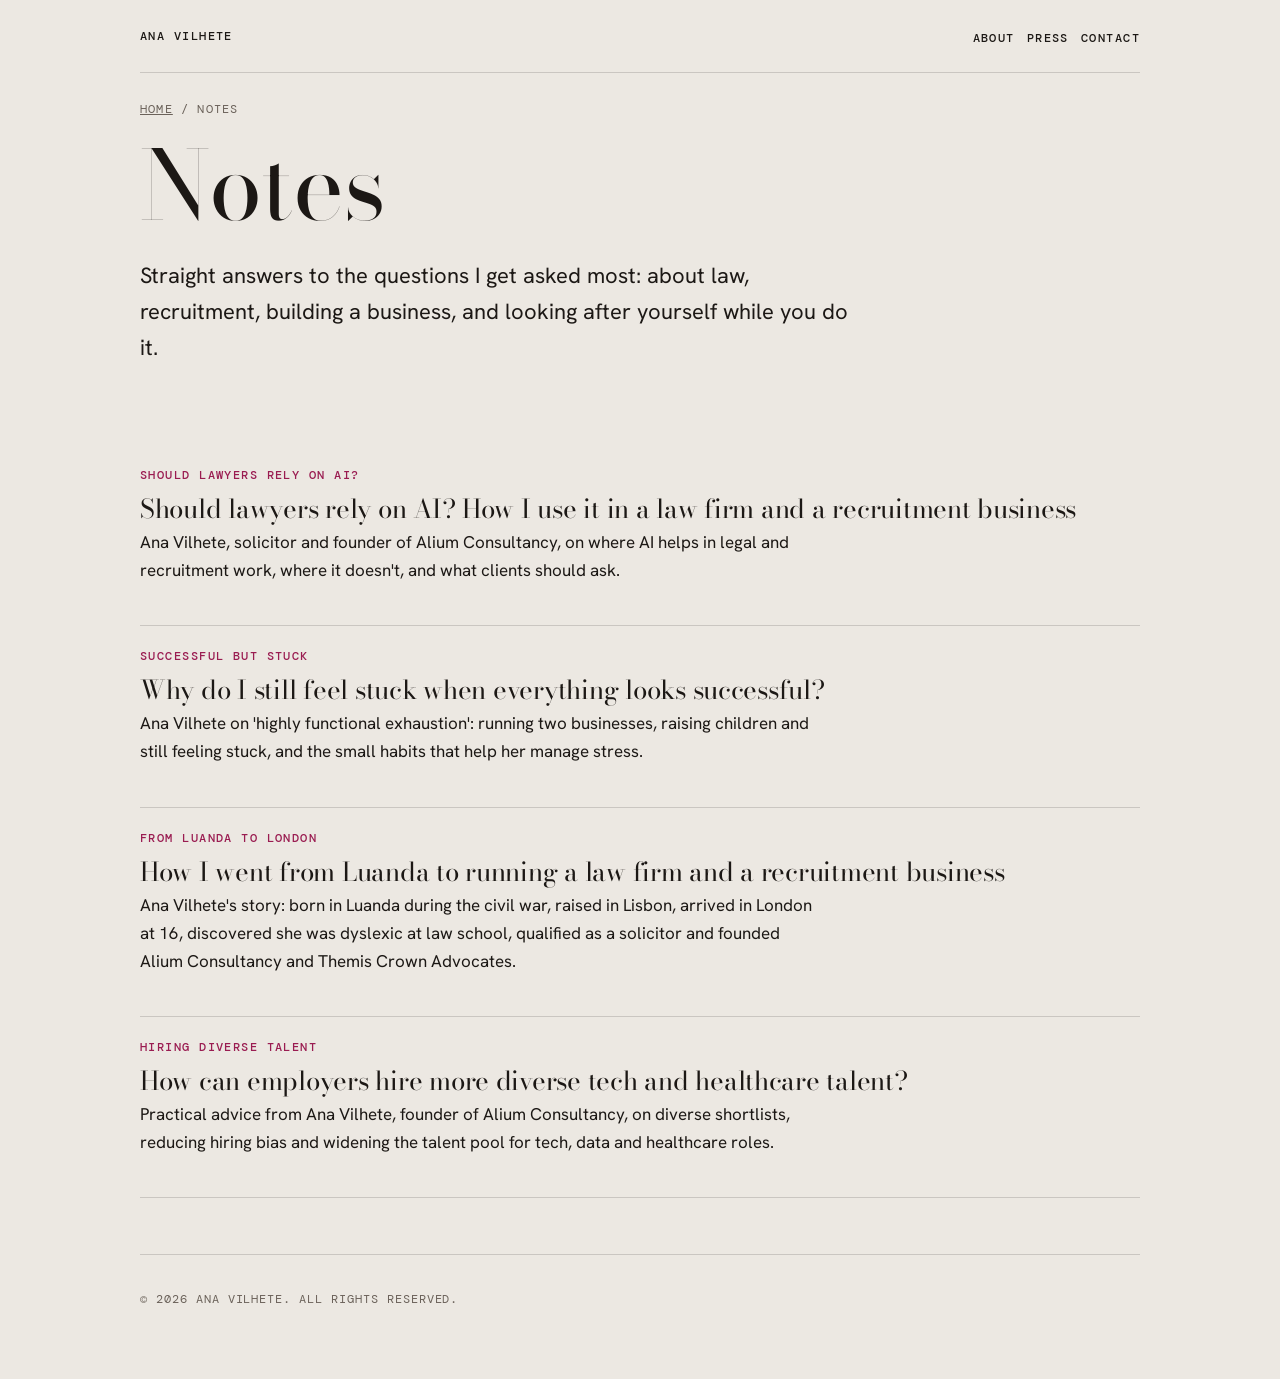
<file: notes/index.html>
<!DOCTYPE html>
<html lang="en-GB">
<head>
<meta charset="utf-8">
<meta name="viewport" content="width=device-width, initial-scale=1">
<title>Notes by Ana Vilhete: Law, Recruitment, Leadership and Life as a Founder</title>
<meta name="description" content="Straight answers from Ana Vilhete, solicitor and founder of Alium Consultancy, on AI at work, hiring diverse talent, building a business as a migrant, and staying well while you do it.">
<link rel="canonical" href="https://anavilhete.com/notes/">
<meta property="og:title" content="Notes by Ana Vilhete">
<meta property="og:url" content="https://anavilhete.com/notes/">
<meta property="og:image" content="https://anavilhete.com/images/lean.webp">
<link rel="icon" href="/favicon.svg" type="image/svg+xml">
<link rel="preconnect" href="https://fonts.googleapis.com">
<link rel="preconnect" href="https://fonts.gstatic.com" crossorigin>
<link rel="stylesheet" href="https://fonts.googleapis.com/css2?family=Bodoni+Moda:ital,opsz,wght@0,6..96,400..700;1,6..96,400..600&family=DM+Mono:wght@400;500&family=Hanken+Grotesk:wght@400;500;600&display=swap">
<link rel="stylesheet" href="/assets/static.css">
<script type="application/ld+json">
{
 "@context": "https://schema.org",
 "@type": "Blog",
 "@id": "https://anavilhete.com/notes/#blog",
 "url": "https://anavilhete.com/notes/",
 "name": "Notes by Ana Vilhete",
 "author": {
  "@id": "https://anavilhete.com/#ana"
 },
 "inLanguage": "en-GB",
 "blogPost": [
  {
   "@type": "BlogPosting",
   "headline": "Should lawyers rely on AI? How I use it in a law firm and a recruitment business",
   "url": "https://anavilhete.com/notes/should-lawyers-rely-on-ai/",
   "datePublished": "2026-11-26"
  },
  {
   "@type": "BlogPosting",
   "headline": "Why do I still feel stuck when everything looks successful?",
   "url": "https://anavilhete.com/notes/successful-but-stuck/",
   "datePublished": "2026-11-26"
  },
  {
   "@type": "BlogPosting",
   "headline": "How I went from Luanda to running a law firm and a recruitment business",
   "url": "https://anavilhete.com/notes/from-luanda-to-london/",
   "datePublished": "2026-11-26"
  },
  {
   "@type": "BlogPosting",
   "headline": "How can employers hire more diverse tech and healthcare talent?",
   "url": "https://anavilhete.com/notes/hiring-diverse-tech-and-healthcare-talent/",
   "datePublished": "2026-11-26"
  }
 ]
}
</script>
</head>
<body>
<div class="wrap">
  <header class="top">
    <a href="/">Ana Vilhete</a>
    <nav aria-label="Main"><a href="/about/">About</a> &nbsp; <a href="/press/">Press</a> &nbsp; <a href="/#contact">Contact</a></nav>
  </header>
  <nav class="crumb" aria-label="Breadcrumb"><a href="/">Home</a> / Notes</nav>
  <main id="main">
    <h1>Notes</h1>
    <p class="lede">Straight answers to the questions I get asked most: about law, recruitment, building a business, and looking after yourself while you do it.</p>
    <section><ul class="cards"><li><span class="label">Should lawyers rely on AI?</span><h3><a href="/notes/should-lawyers-rely-on-ai/">Should lawyers rely on AI? How I use it in a law firm and a recruitment business</a></h3><p>Ana Vilhete, solicitor and founder of Alium Consultancy, on where AI helps in legal and recruitment work, where it doesn&#x27;t, and what clients should ask.</p></li>
<li><span class="label">Successful but stuck</span><h3><a href="/notes/successful-but-stuck/">Why do I still feel stuck when everything looks successful?</a></h3><p>Ana Vilhete on &#x27;highly functional exhaustion&#x27;: running two businesses, raising children and still feeling stuck, and the small habits that help her manage stress.</p></li>
<li><span class="label">From Luanda to London</span><h3><a href="/notes/from-luanda-to-london/">How I went from Luanda to running a law firm and a recruitment business</a></h3><p>Ana Vilhete&#x27;s story: born in Luanda during the civil war, raised in Lisbon, arrived in London at 16, discovered she was dyslexic at law school, qualified as a solicitor and founded Alium Consultancy and Themis Crown Advocates.</p></li>
<li><span class="label">Hiring diverse talent</span><h3><a href="/notes/hiring-diverse-tech-and-healthcare-talent/">How can employers hire more diverse tech and healthcare talent?</a></h3><p>Practical advice from Ana Vilhete, founder of Alium Consultancy, on diverse shortlists, reducing hiring bias and widening the talent pool for tech, data and healthcare roles.</p></li></ul></section>
  </main>
  <footer><p>© 2026 Ana Vilhete. All rights reserved.</p></footer>
</div>
</body>
</html>
</file>
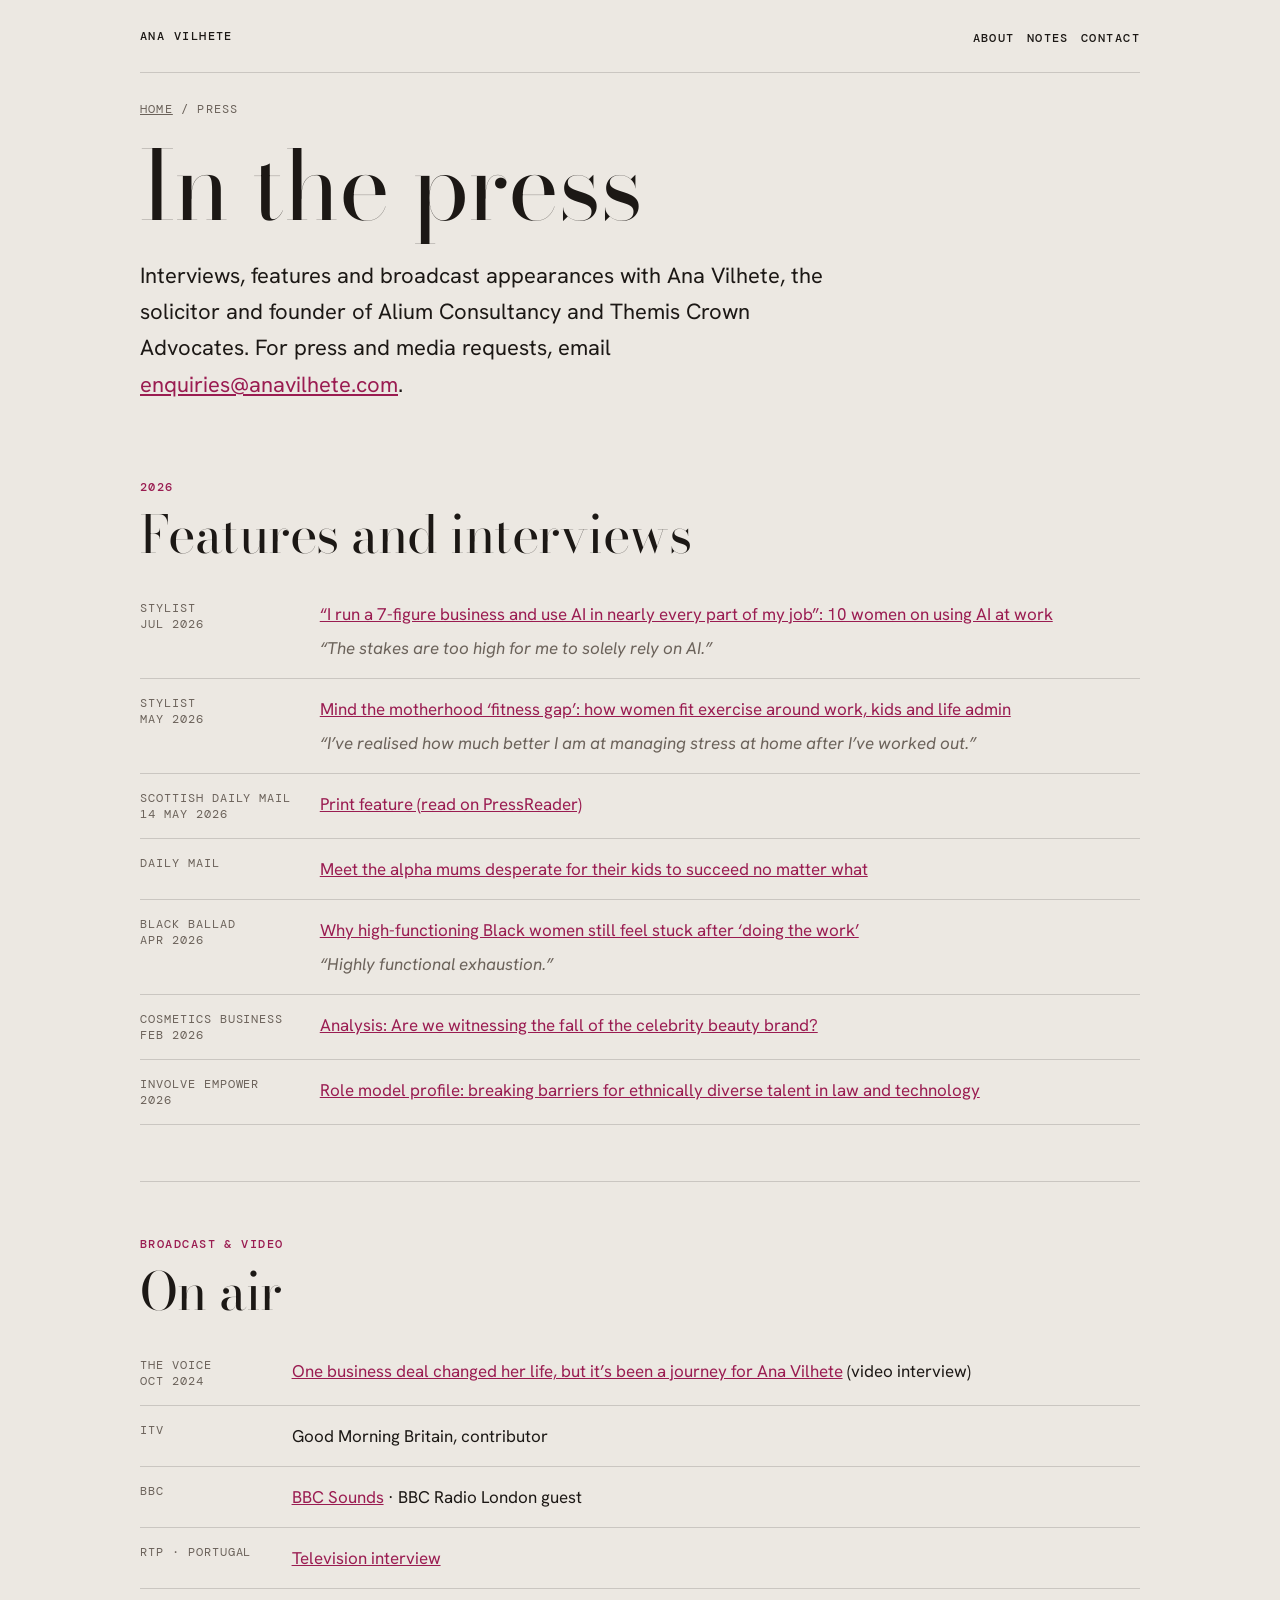
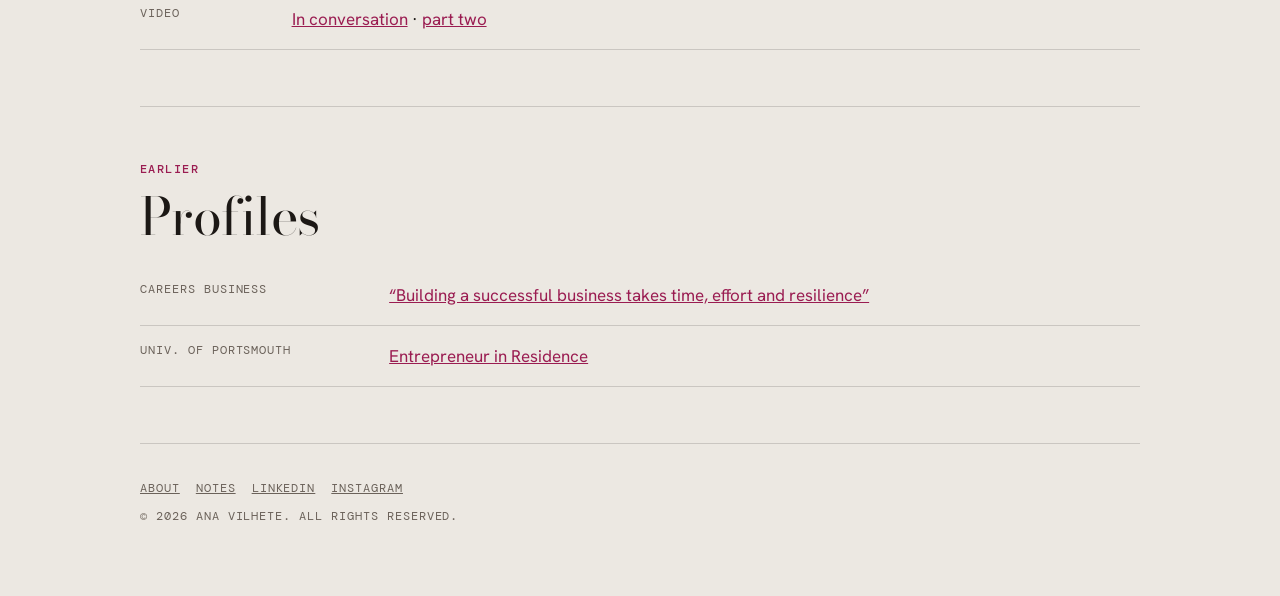
<file: press/index.html>
<!DOCTYPE html>
<html lang="en-GB">
<head>
<meta charset="utf-8">
<meta name="viewport" content="width=device-width, initial-scale=1">
<title>Ana Vilhete in the Press — Stylist, Black Ballad, The Voice, BBC, ITV</title>
<meta name="description" content="Press coverage, interviews and broadcast appearances featuring Ana Vilhete, solicitor and founder of Alium Consultancy: Stylist, Black Ballad, The Voice, Daily Mail, INvolve, BBC, ITV Good Morning Britain and RTP.">
<meta name="robots" content="index, follow, max-image-preview:large">
<link rel="canonical" href="https://anavilhete.com/press/">
<meta property="og:type" content="website">
<meta property="og:title" content="Ana Vilhete in the press">
<meta property="og:description" content="Interviews, features and broadcast appearances.">
<meta property="og:url" content="https://anavilhete.com/press/">
<meta property="og:image" content="https://anavilhete.com/images/arms.webp">
<meta name="twitter:card" content="summary_large_image">
<link rel="icon" href="/favicon.svg" type="image/svg+xml">
<link rel="preconnect" href="https://fonts.googleapis.com">
<link rel="preconnect" href="https://fonts.gstatic.com" crossorigin>
<link rel="stylesheet" href="https://fonts.googleapis.com/css2?family=Bodoni+Moda:ital,opsz,wght@0,6..96,400..700;1,6..96,400..600&family=DM+Mono:wght@400;500&family=Hanken+Grotesk:wght@400;500;600&display=swap">
<link rel="stylesheet" href="/assets/static.css">
<script type="application/ld+json">
{
  "@context": "https://schema.org",
  "@type": "CollectionPage",
  "@id": "https://anavilhete.com/press/#page",
  "url": "https://anavilhete.com/press/",
  "name": "Ana Vilhete in the press",
  "isPartOf": { "@id": "https://anavilhete.com/#website" },
  "about": { "@id": "https://anavilhete.com/#ana" },
  "dateModified": "2026-11-26",
  "mainEntity": {
    "@type": "ItemList",
    "itemListOrder": "https://schema.org/ItemListOrderDescending",
    "itemListElement": [
      { "@type": "ListItem", "position": 1, "item": { "@type": "Article", "headline": "“I run a 7-figure business and use AI in nearly every part of my job” – 10 women candidly share their experiences of using AI at work", "publisher": { "@type": "Organization", "name": "Stylist" }, "datePublished": "2026-07-07", "url": "https://www.stylist.co.uk/life/careers/women-ai-workplace/1095798", "mentions": { "@id": "https://anavilhete.com/#ana" } } },
      { "@type": "ListItem", "position": 2, "item": { "@type": "Article", "headline": "Mind the motherhood ‘fitness gap’: how 14 women are fitting exercise around work, kids and life admin", "publisher": { "@type": "Organization", "name": "Stylist" }, "url": "https://www.stylist.co.uk/fitness-health/workouts/motherhood-fitness-gap-tips/1083140", "mentions": { "@id": "https://anavilhete.com/#ana" } } },
      { "@type": "ListItem", "position": 3, "item": { "@type": "Article", "headline": "Scottish Daily Mail feature", "publisher": { "@type": "Organization", "name": "Scottish Daily Mail" }, "datePublished": "2026-05-14", "url": "https://www.pressreader.com/uk/scottish-daily-mail/20260514/282041923762751", "mentions": { "@id": "https://anavilhete.com/#ana" } } },
      { "@type": "ListItem", "position": 4, "item": { "@type": "Article", "headline": "Meet the alpha mums desperate for their kids to succeed no matter what", "publisher": { "@type": "Organization", "name": "Daily Mail" }, "url": "https://newstral.com/en/article/en/1278578630/[base64]", "mentions": { "@id": "https://anavilhete.com/#ana" } } },
      { "@type": "ListItem", "position": 5, "item": { "@type": "Article", "headline": "Why High-Functioning Black Women Still Feel Stuck After ‘Doing The Work’", "publisher": { "@type": "Organization", "name": "Black Ballad" }, "datePublished": "2026-04-14", "url": "https://blackballad.co.uk/mental-health-wellness/why-high-functioning-black-women-still-feel-stuck-after-therapy-doing-the-work", "mentions": { "@id": "https://anavilhete.com/#ana" } } },
      { "@type": "ListItem", "position": 6, "item": { "@type": "Article", "headline": "Analysis: Are we witnessing the fall of the celebrity beauty brand?", "publisher": { "@type": "Organization", "name": "Cosmetics Business" }, "datePublished": "2026-02-26", "url": "https://cosmeticsbusiness.com/analysis-are-we-witnessing-the-fall-of-celebrity-beauty", "mentions": { "@id": "https://anavilhete.com/#ana" } } },
      { "@type": "ListItem", "position": 7, "item": { "@type": "ProfilePage", "name": "Ana Vilhete – INvolve Empower role model", "publisher": { "@type": "Organization", "name": "INvolve" }, "url": "https://empower.involverolemodels.org/person/ana-vilhete/", "about": { "@id": "https://anavilhete.com/#ana" } } },
      { "@type": "ListItem", "position": 8, "item": { "@type": "VideoObject", "name": "One business deal changed her life, but it’s been a journey for Ana Vilhete", "publisher": { "@type": "Organization", "name": "The Voice" }, "uploadDate": "2024-10-25", "url": "https://www.voice-online.co.uk/post/video/section/interviews/one-business-deal-changed-her-life-but-its-been-a-journey-for-ana-vilhete/", "embedUrl": "https://www.youtube.com/embed/HsORBJw-YjI", "thumbnailUrl": "https://i.ytimg.com/vi/HsORBJw-YjI/hqdefault.jpg", "description": "The Voice video interview with entrepreneur and solicitor Ana Vilhete.", "about": { "@id": "https://anavilhete.com/#ana" } } }
    ]
  }
}
</script>
</head>
<body>
<div class="wrap">
  <header class="top">
    <a href="/">Ana Vilhete</a>
    <nav aria-label="Main"><a href="/about/">About</a> &nbsp; <a href="/notes/">Notes</a> &nbsp; <a href="/#contact">Contact</a></nav>
  </header>
  <nav class="crumb" aria-label="Breadcrumb"><a href="/">Home</a> / Press</nav>

  <main id="main">
    <h1>In the press</h1>
    <p class="lede">Interviews, features and broadcast appearances with Ana Vilhete, the solicitor and founder of Alium Consultancy and Themis Crown Advocates. For press and media requests, email <a href="mailto:enquiries@anavilhete.com?subject=Press%20request">enquiries@anavilhete.com</a>.</p>

    <section aria-labelledby="y2026">
      <span class="label">2026</span>
      <h2 id="y2026">Features and interviews</h2>
      <table class="press-table">
        <tr><td>Stylist<br>Jul 2026</td><td><a href="https://www.stylist.co.uk/life/careers/women-ai-workplace/1095798" rel="noopener">“I run a 7-figure business and use AI in nearly every part of my job”: 10 women on using AI at work</a><q>The stakes are too high for me to solely rely on AI.</q></td></tr>
        <tr><td>Stylist<br>May 2026</td><td><a href="https://www.stylist.co.uk/fitness-health/workouts/motherhood-fitness-gap-tips/1083140" rel="noopener">Mind the motherhood ‘fitness gap’: how women fit exercise around work, kids and life admin</a><q>I’ve realised how much better I am at managing stress at home after I’ve worked out.</q></td></tr>
        <tr><td>Scottish Daily Mail<br>14 May 2026</td><td><a href="https://www.pressreader.com/uk/scottish-daily-mail/20260514/282041923762751" rel="noopener">Print feature (read on PressReader)</a></td></tr>
        <tr><td>Daily Mail</td><td><a href="https://newstral.com/en/article/en/1278578630/[base64]" rel="noopener">Meet the alpha mums desperate for their kids to succeed no matter what</a></td></tr>
        <tr><td>Black Ballad<br>Apr 2026</td><td><a href="https://blackballad.co.uk/mental-health-wellness/why-high-functioning-black-women-still-feel-stuck-after-therapy-doing-the-work" rel="noopener">Why high-functioning Black women still feel stuck after ‘doing the work’</a><q>Highly functional exhaustion.</q></td></tr>
        <tr><td>Cosmetics Business<br>Feb 2026</td><td><a href="https://cosmeticsbusiness.com/analysis-are-we-witnessing-the-fall-of-celebrity-beauty" rel="noopener">Analysis: Are we witnessing the fall of the celebrity beauty brand?</a></td></tr>
        <tr><td>INvolve Empower<br>2026</td><td><a href="https://empower.involverolemodels.org/person/ana-vilhete/" rel="noopener">Role model profile: breaking barriers for ethnically diverse talent in law and technology</a></td></tr>
      </table>
    </section>

    <section aria-labelledby="broadcast">
      <span class="label">Broadcast &amp; video</span>
      <h2 id="broadcast">On air</h2>
      <table class="press-table">
        <tr><td>The Voice<br>Oct 2024</td><td><a href="https://www.voice-online.co.uk/post/video/section/interviews/one-business-deal-changed-her-life-but-its-been-a-journey-for-ana-vilhete/" rel="noopener">One business deal changed her life, but it’s been a journey for Ana Vilhete</a> (video interview)</td></tr>
        <tr><td>ITV</td><td>Good Morning Britain, contributor</td></tr>
        <tr><td>BBC</td><td><a href="https://www.bbc.co.uk/sounds/play/p0h2yhnp" rel="noopener">BBC Sounds</a> · BBC Radio London guest</td></tr>
        <tr><td>RTP · Portugal</td><td><a href="https://www.rtp.pt/programa/tv/p44946/e82" rel="noopener">Television interview</a></td></tr>
        <tr><td>Video</td><td><a href="https://www.youtube.com/watch?v=VGEitXb85VY" rel="noopener">In conversation</a> · <a href="https://www.youtube.com/watch?v=uPeYXeCGYnw" rel="noopener">part two</a></td></tr>
      </table>
    </section>

    <section aria-labelledby="earlier">
      <span class="label">Earlier</span>
      <h2 id="earlier">Profiles</h2>
      <table class="press-table">
        <tr><td>Careers Business</td><td><a href="https://careers-business.uk/ana-vilhete-building-a-successful-business-takes-time-effort-and-resilience/" rel="noopener">“Building a successful business takes time, effort and resilience”</a></td></tr>
        <tr><td>Univ. of Portsmouth</td><td><a href="https://www.port.ac.uk/collaborate/business/business-services/entrepreneurs-in-residence/ana-vilhete" rel="noopener">Entrepreneur in Residence</a></td></tr>
      </table>
    </section>
  </main>

  <footer>
    <p><a href="/about/">About</a><a href="/notes/">Notes</a><a href="https://www.linkedin.com/in/ana-vilhete-emba-us-uk-921748103/" rel="me noopener">LinkedIn</a><a href="https://www.instagram.com/anavilhete/" rel="me noopener">Instagram</a></p>
    <p>© 2026 Ana Vilhete. All rights reserved.</p>
  </footer>
</div>
</body>
</html>
</file>
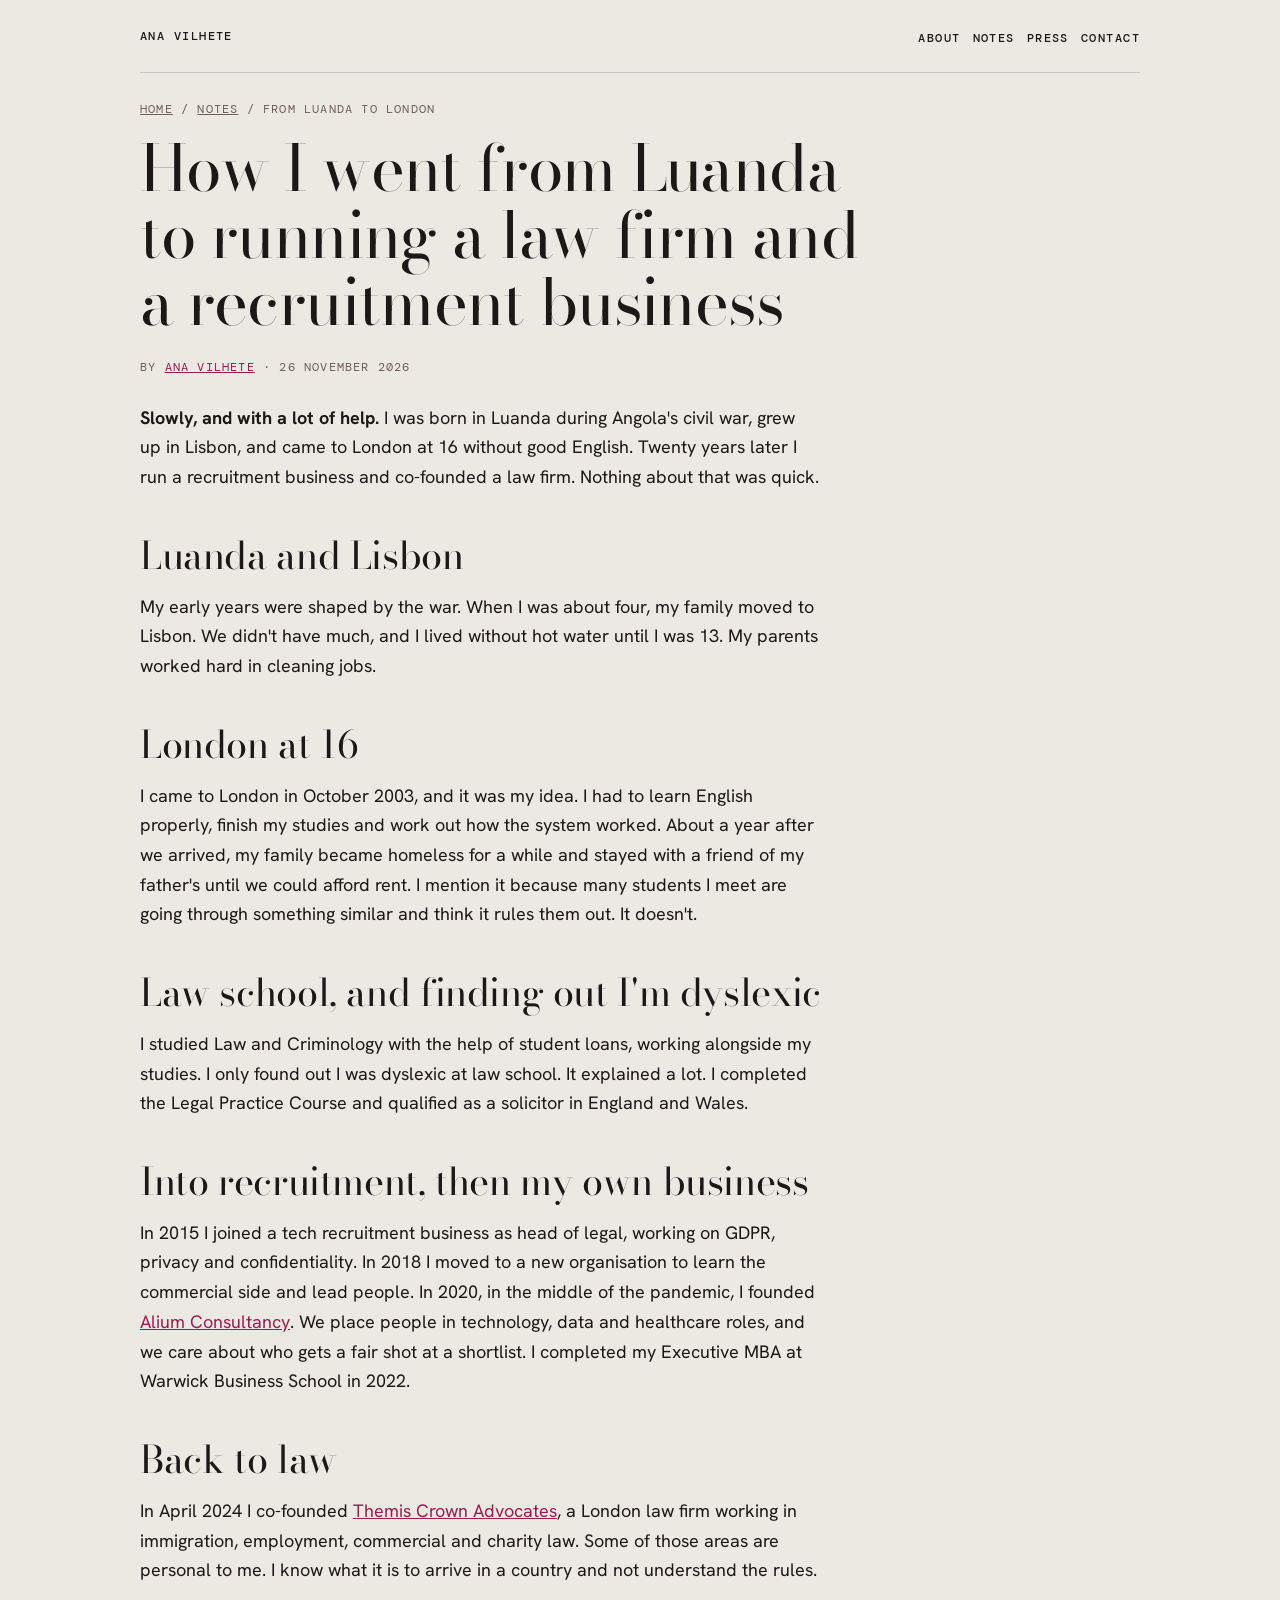
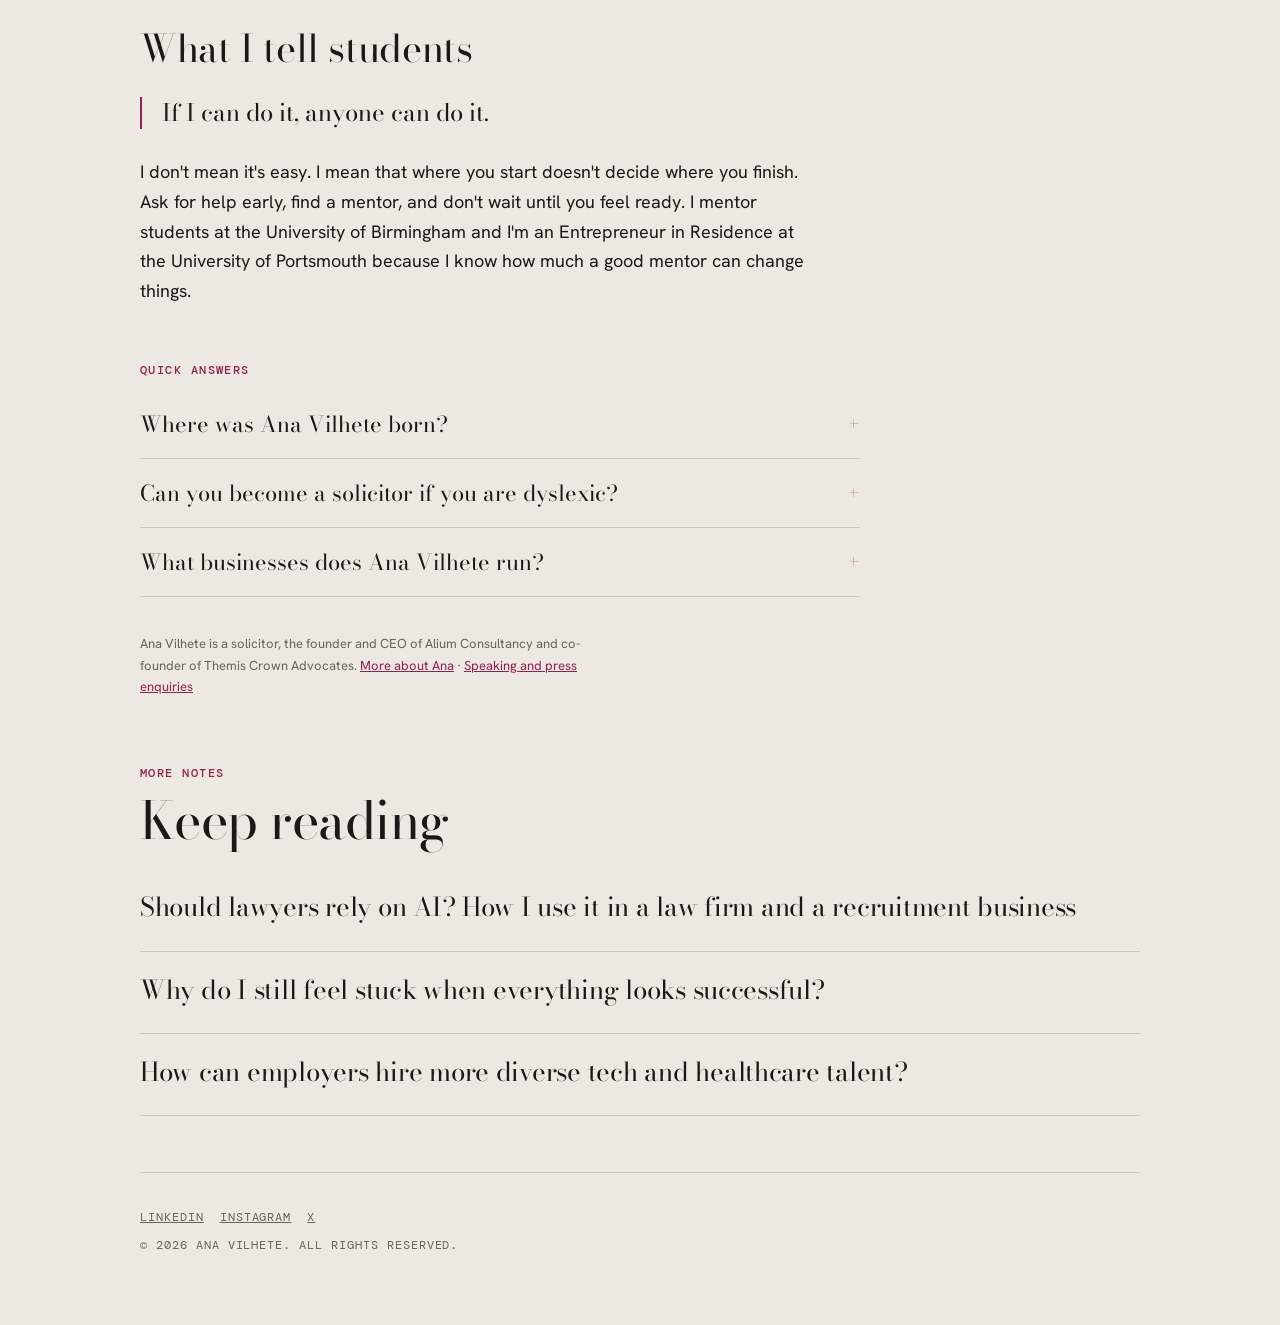
<file: notes/from-luanda-to-london/index.html>
<!DOCTYPE html>
<html lang="en-GB">
<head>
<meta charset="utf-8">
<meta name="viewport" content="width=device-width, initial-scale=1">
<title>How I went from Luanda to running a law firm and a recruitment business | Ana Vilhete</title>
<meta name="description" content="Ana Vilhete&#x27;s story: born in Luanda during the civil war, raised in Lisbon, arrived in London at 16, discovered she was dyslexic at law school, qualified as a solicitor and founded Alium Consultancy and Themis Crown Advocates.">
<meta name="author" content="Ana Vilhete">
<meta name="robots" content="index, follow, max-image-preview:large, max-snippet:-1">
<link rel="canonical" href="https://anavilhete.com/notes/from-luanda-to-london/">
<meta property="og:type" content="article">
<meta property="og:title" content="How I went from Luanda to running a law firm and a recruitment business">
<meta property="og:description" content="Ana Vilhete&#x27;s story: born in Luanda during the civil war, raised in Lisbon, arrived in London at 16, discovered she was dyslexic at law school, qualified as a solicitor and founded Alium Consultancy and Themis Crown Advocates.">
<meta property="og:url" content="https://anavilhete.com/notes/from-luanda-to-london/">
<meta property="og:image" content="https://anavilhete.com/images/hero.webp">
<meta property="article:author" content="https://anavilhete.com/">
<meta property="article:published_time" content="2026-11-26">
<meta name="twitter:card" content="summary_large_image">
<meta name="twitter:creator" content="@AnaVilhete">
<link rel="icon" href="/favicon.svg" type="image/svg+xml">
<link rel="preconnect" href="https://fonts.googleapis.com">
<link rel="preconnect" href="https://fonts.gstatic.com" crossorigin>
<link rel="stylesheet" href="https://fonts.googleapis.com/css2?family=Bodoni+Moda:ital,opsz,wght@0,6..96,400..700;1,6..96,400..600&family=DM+Mono:wght@400;500&family=Hanken+Grotesk:wght@400;500;600&display=swap">
<link rel="stylesheet" href="/assets/static.css">
<script type="application/ld+json">
{
 "@context": "https://schema.org",
 "@graph": [
  {
   "@type": "BlogPosting",
   "@id": "https://anavilhete.com/notes/from-luanda-to-london/#post",
   "headline": "How I went from Luanda to running a law firm and a recruitment business",
   "description": "Ana Vilhete's story: born in Luanda during the civil war, raised in Lisbon, arrived in London at 16, discovered she was dyslexic at law school, qualified as a solicitor and founded Alium Consultancy and Themis Crown Advocates.",
   "url": "https://anavilhete.com/notes/from-luanda-to-london/",
   "mainEntityOfPage": "https://anavilhete.com/notes/from-luanda-to-london/",
   "datePublished": "2026-11-26",
   "dateModified": "2026-11-26",
   "inLanguage": "en-GB",
   "image": "https://anavilhete.com/images/hero.webp",
   "keywords": [
    "Ana Vilhete story",
    "Angolan entrepreneur UK",
    "Black woman solicitor founder",
    "dyslexic lawyer",
    "immigrant entrepreneur London"
   ],
   "author": {
    "@id": "https://anavilhete.com/#ana",
    "@type": "Person",
    "name": "Ana Vilhete",
    "url": "https://anavilhete.com/"
   },
   "publisher": {
    "@id": "https://anavilhete.com/#ana"
   },
   "isPartOf": {
    "@id": "https://anavilhete.com/notes/#blog"
   }
  },
  {
   "@type": "FAQPage",
   "mainEntity": [
    {
     "@type": "Question",
     "name": "Where was Ana Vilhete born?",
     "acceptedAnswer": {
      "@type": "Answer",
      "text": "In Luanda, Angola, during the civil war. Her family moved to Lisbon, Portugal, when she was about four, and she moved to London at 16."
     }
    },
    {
     "@type": "Question",
     "name": "Can you become a solicitor if you are dyslexic?",
     "acceptedAnswer": {
      "@type": "Answer",
      "text": "Yes. Ana Vilhete discovered she was dyslexic at law school, studied part-time, completed the Legal Practice Course and qualified as a solicitor in England and Wales."
     }
    },
    {
     "@type": "Question",
     "name": "What businesses does Ana Vilhete run?",
     "acceptedAnswer": {
      "@type": "Answer",
      "text": "She founded Alium Consultancy, a tech, data and health recruitment business, in 2020, and co-founded the law firm Themis Crown Advocates, which launched in April 2024."
     }
    }
   ]
  },
  {
   "@type": "BreadcrumbList",
   "itemListElement": [
    {
     "@type": "ListItem",
     "position": 1,
     "name": "Home",
     "item": "https://anavilhete.com/"
    },
    {
     "@type": "ListItem",
     "position": 2,
     "name": "Notes",
     "item": "https://anavilhete.com/notes/"
    },
    {
     "@type": "ListItem",
     "position": 3,
     "name": "From Luanda to London",
     "item": "https://anavilhete.com/notes/from-luanda-to-london/"
    }
   ]
  }
 ]
}
</script>
</head>
<body>
<div class="wrap">
  <header class="top">
    <a href="/">Ana Vilhete</a>
    <nav aria-label="Main"><a href="/about/">About</a> &nbsp; <a href="/notes/">Notes</a> &nbsp; <a href="/press/">Press</a> &nbsp; <a href="/#contact">Contact</a></nav>
  </header>
  <nav class="crumb" aria-label="Breadcrumb"><a href="/">Home</a> / <a href="/notes/">Notes</a> / From Luanda to London</nav>
  <main id="main">
    <article class="post">
      <h1 style="font-size:clamp(36px,5.6vw,64px)">How I went from Luanda to running a law firm and a recruitment business</h1>
      <p class="meta">By <a href="/about/" rel="author">Ana Vilhete</a> · <time datetime="2026-11-26">26 November 2026</time></p>

<p><strong>Slowly, and with a lot of help.</strong> I was born in Luanda during Angola's civil war, grew up in Lisbon, and came to London at 16 without good English. Twenty years later I run a recruitment business and co-founded a law firm. Nothing about that was quick.</p>

<h2>Luanda and Lisbon</h2>
<p>My early years were shaped by the war. When I was about four, my family moved to Lisbon. We didn't have much, and I lived without hot water until I was 13. My parents worked hard in cleaning jobs.</p>

<h2>London at 16</h2>
<p>I came to London in October 2003, and it was my idea. I had to learn English properly, finish my studies and work out how the system worked. About a year after we arrived, my family became homeless for a while and stayed with a friend of my father's until we could afford rent. I mention it because many students I meet are going through something similar and think it rules them out. It doesn't.</p>

<h2>Law school, and finding out I'm dyslexic</h2>
<p>I studied Law and Criminology with the help of student loans, working alongside my studies. I only found out I was dyslexic at law school. It explained a lot. I completed the Legal Practice Course and qualified as a solicitor in England and Wales.</p>

<h2>Into recruitment, then my own business</h2>
<p>In 2015 I joined a tech recruitment business as head of legal, working on GDPR, privacy and confidentiality. In 2018 I moved to a new organisation to learn the commercial side and lead people. In 2020, in the middle of the pandemic, I founded <a href="https://www.aliumc.com/" rel="noopener">Alium Consultancy</a>. We place people in technology, data and healthcare roles, and we care about who gets a fair shot at a shortlist. I completed my Executive MBA at Warwick Business School in 2022.</p>

<h2>Back to law</h2>
<p>In April 2024 I co-founded <a href="https://themiscrown.com/" rel="noopener">Themis Crown Advocates</a>, a London law firm working in immigration, employment, commercial and charity law. Some of those areas are personal to me. I know what it is to arrive in a country and not understand the rules.</p>

<h2>What I tell students</h2>
<blockquote>If I can do it, anyone can do it.</blockquote>
<p>I don't mean it's easy. I mean that where you start doesn't decide where you finish. Ask for help early, find a mentor, and don't wait until you feel ready. I mentor students at the University of Birmingham and I'm an Entrepreneur in Residence at the University of Portsmouth because I know how much a good mentor can change things.</p>

      <section aria-label="Quick answers" style="padding:40px 0 0;border:0">
        <span class="label">Quick answers</span>
        <details><summary>Where was Ana Vilhete born?</summary><p>In Luanda, Angola, during the civil war. Her family moved to Lisbon, Portugal, when she was about four, and she moved to London at 16.</p></details>
<details><summary>Can you become a solicitor if you are dyslexic?</summary><p>Yes. Ana Vilhete discovered she was dyslexic at law school, studied part-time, completed the Legal Practice Course and qualified as a solicitor in England and Wales.</p></details>
<details><summary>What businesses does Ana Vilhete run?</summary><p>She founded Alium Consultancy, a tech, data and health recruitment business, in 2020, and co-founded the law firm Themis Crown Advocates, which launched in April 2024.</p></details>
      </section>
      <p style="margin-top:36px" class="note">Ana Vilhete is a solicitor, the founder and CEO of Alium Consultancy and co-founder of Themis Crown Advocates. <a href="/about/">More about Ana</a> · <a href="mailto:enquiries@anavilhete.com">Speaking and press enquiries</a></p>
    </article>
    <section aria-labelledby="more">
      <span class="label">More notes</span>
      <h2 id="more">Keep reading</h2>
      <ul class="cards"><li><h3><a href="/notes/should-lawyers-rely-on-ai/">Should lawyers rely on AI? How I use it in a law firm and a recruitment business</a></h3></li>
<li><h3><a href="/notes/successful-but-stuck/">Why do I still feel stuck when everything looks successful?</a></h3></li>
<li><h3><a href="/notes/hiring-diverse-tech-and-healthcare-talent/">How can employers hire more diverse tech and healthcare talent?</a></h3></li></ul>
    </section>
  </main>
  <footer>
    <p><a href="https://www.linkedin.com/in/ana-vilhete-emba-us-uk-921748103/" rel="me noopener">LinkedIn</a><a href="https://www.instagram.com/anavilhete/" rel="me noopener">Instagram</a><a href="https://x.com/AnaVilhete" rel="me noopener">X</a></p>
    <p>© 2026 Ana Vilhete. All rights reserved.</p>
  </footer>
</div>
</body>
</html>
</file>
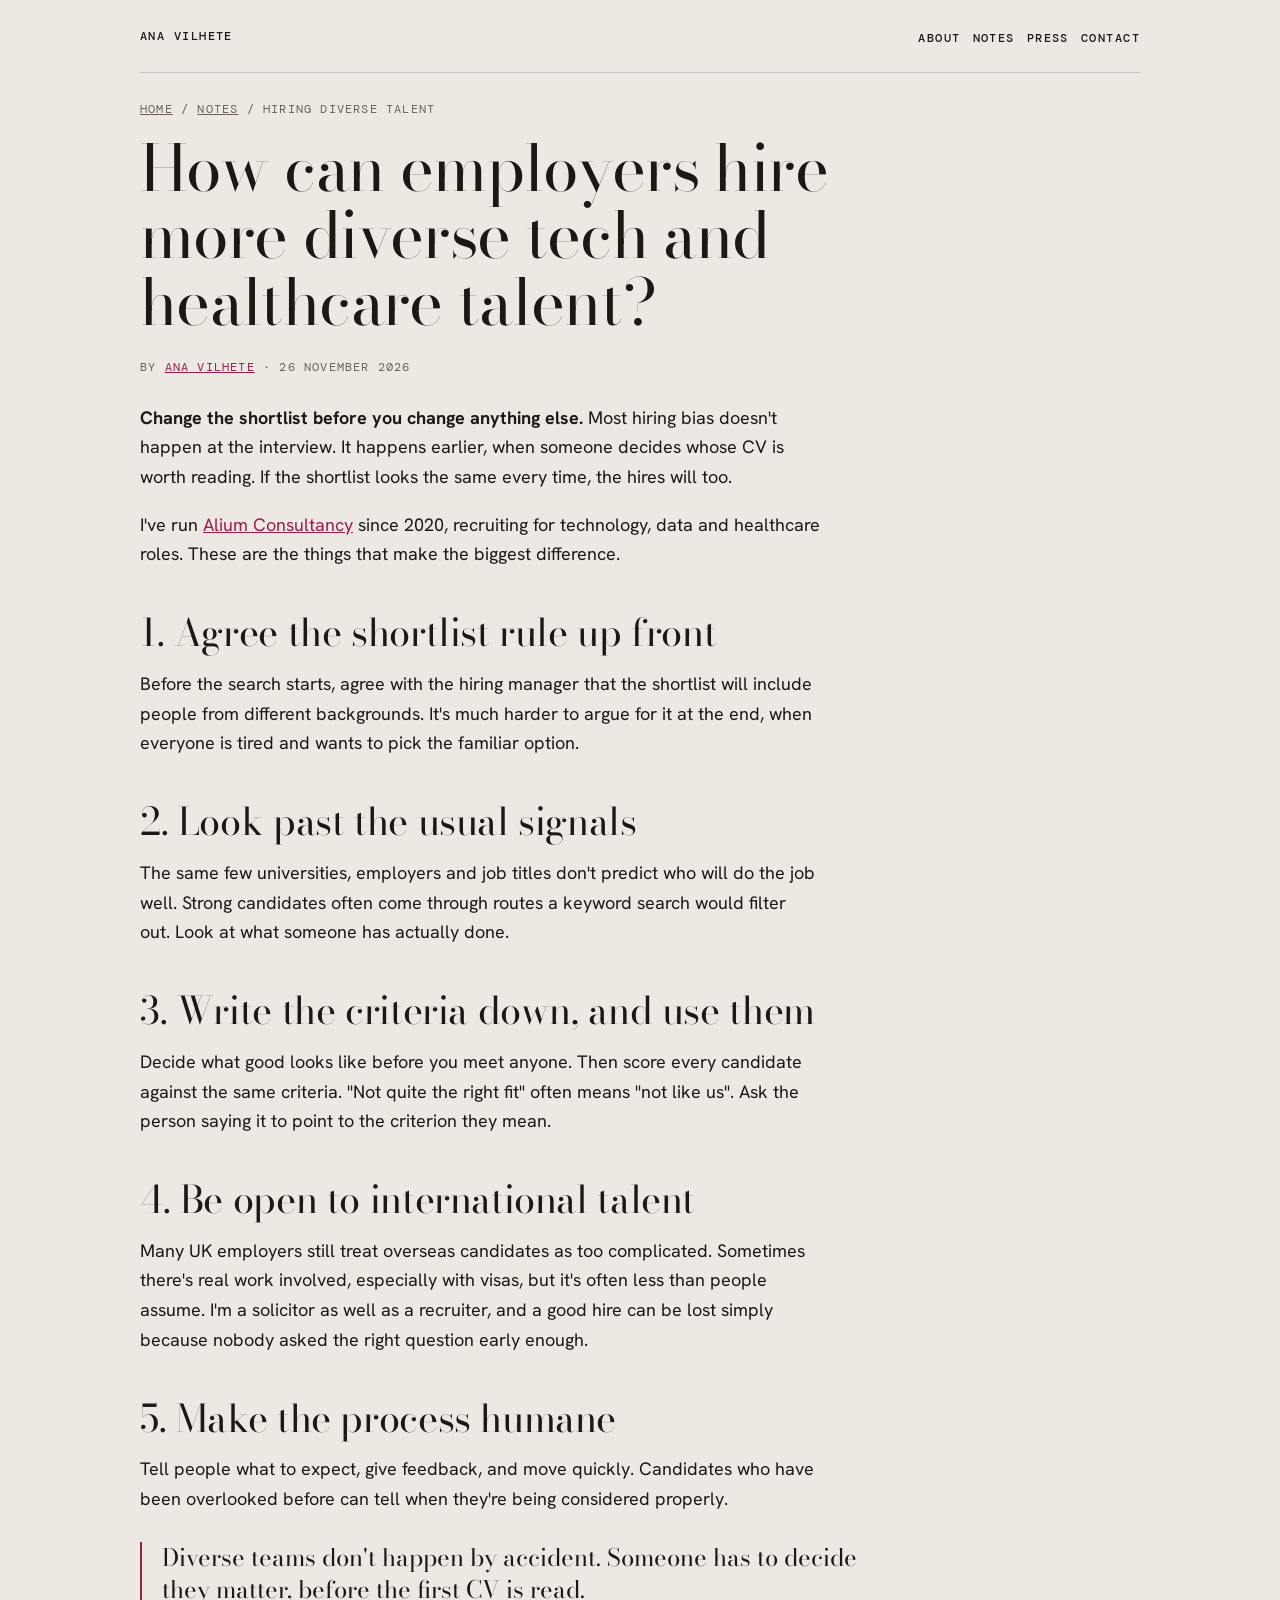
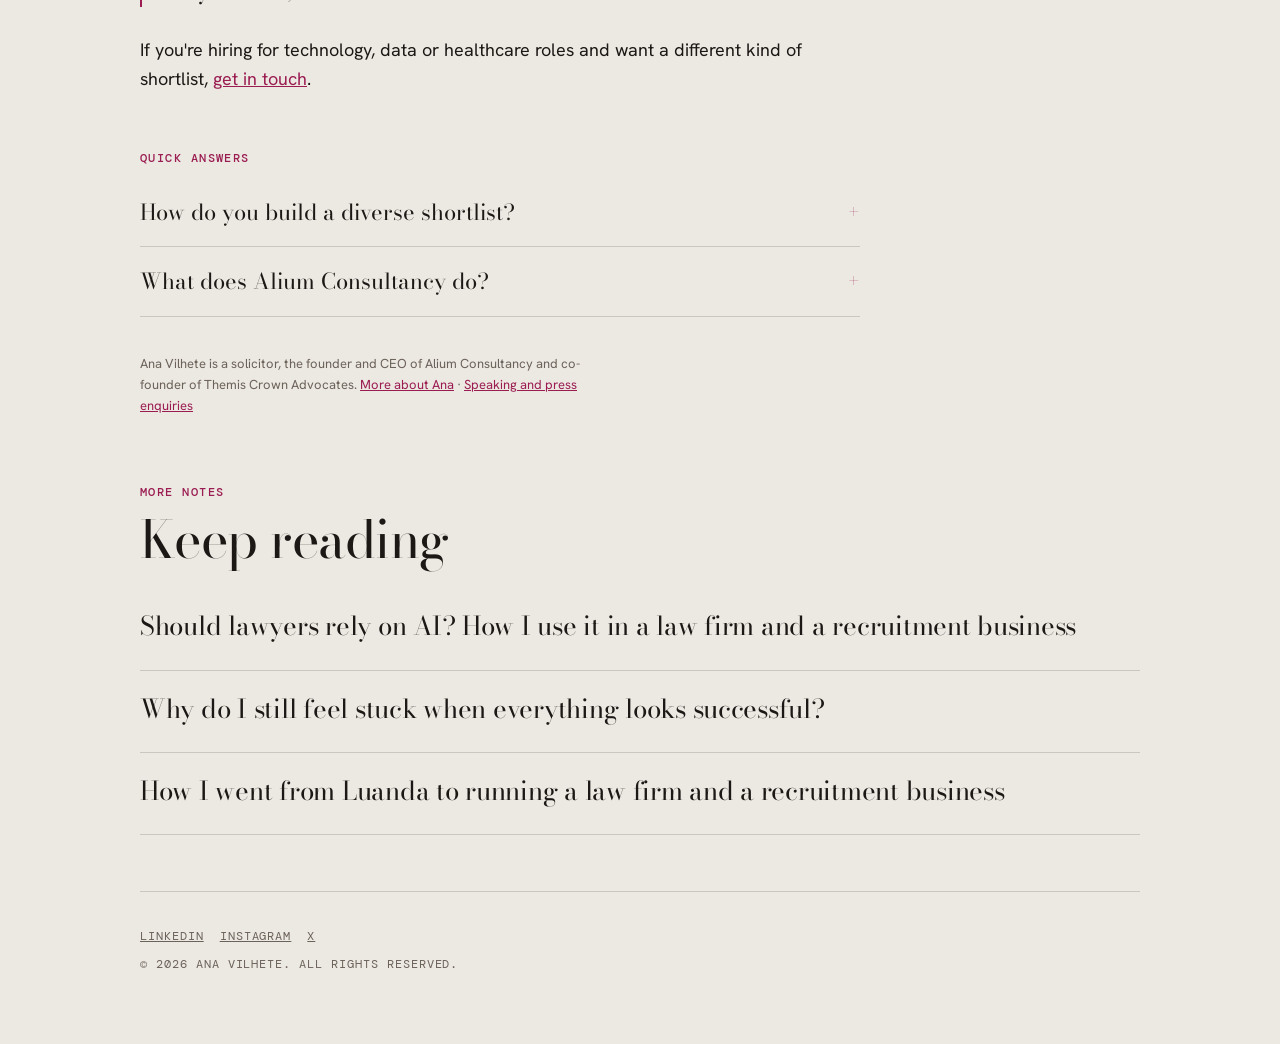
<file: notes/hiring-diverse-tech-and-healthcare-talent/index.html>
<!DOCTYPE html>
<html lang="en-GB">
<head>
<meta charset="utf-8">
<meta name="viewport" content="width=device-width, initial-scale=1">
<title>How can employers hire more diverse tech and healthcare talent? | Ana Vilhete</title>
<meta name="description" content="Practical advice from Ana Vilhete, founder of Alium Consultancy, on diverse shortlists, reducing hiring bias and widening the talent pool for tech, data and healthcare roles.">
<meta name="author" content="Ana Vilhete">
<meta name="robots" content="index, follow, max-image-preview:large, max-snippet:-1">
<link rel="canonical" href="https://anavilhete.com/notes/hiring-diverse-tech-and-healthcare-talent/">
<meta property="og:type" content="article">
<meta property="og:title" content="How can employers hire more diverse tech and healthcare talent?">
<meta property="og:description" content="Practical advice from Ana Vilhete, founder of Alium Consultancy, on diverse shortlists, reducing hiring bias and widening the talent pool for tech, data and healthcare roles.">
<meta property="og:url" content="https://anavilhete.com/notes/hiring-diverse-tech-and-healthcare-talent/">
<meta property="og:image" content="https://anavilhete.com/images/arms.webp">
<meta property="article:author" content="https://anavilhete.com/">
<meta property="article:published_time" content="2026-11-26">
<meta name="twitter:card" content="summary_large_image">
<meta name="twitter:creator" content="@AnaVilhete">
<link rel="icon" href="/favicon.svg" type="image/svg+xml">
<link rel="preconnect" href="https://fonts.googleapis.com">
<link rel="preconnect" href="https://fonts.gstatic.com" crossorigin>
<link rel="stylesheet" href="https://fonts.googleapis.com/css2?family=Bodoni+Moda:ital,opsz,wght@0,6..96,400..700;1,6..96,400..600&family=DM+Mono:wght@400;500&family=Hanken+Grotesk:wght@400;500;600&display=swap">
<link rel="stylesheet" href="/assets/static.css">
<script type="application/ld+json">
{
 "@context": "https://schema.org",
 "@graph": [
  {
   "@type": "BlogPosting",
   "@id": "https://anavilhete.com/notes/hiring-diverse-tech-and-healthcare-talent/#post",
   "headline": "How can employers hire more diverse tech and healthcare talent?",
   "description": "Practical advice from Ana Vilhete, founder of Alium Consultancy, on diverse shortlists, reducing hiring bias and widening the talent pool for tech, data and healthcare roles.",
   "url": "https://anavilhete.com/notes/hiring-diverse-tech-and-healthcare-talent/",
   "mainEntityOfPage": "https://anavilhete.com/notes/hiring-diverse-tech-and-healthcare-talent/",
   "datePublished": "2026-11-26",
   "dateModified": "2026-11-26",
   "inLanguage": "en-GB",
   "image": "https://anavilhete.com/images/arms.webp",
   "keywords": [
    "diverse recruitment",
    "diverse shortlists",
    "hiring bias",
    "tech recruitment UK",
    "healthcare staffing",
    "Alium Consultancy"
   ],
   "author": {
    "@id": "https://anavilhete.com/#ana",
    "@type": "Person",
    "name": "Ana Vilhete",
    "url": "https://anavilhete.com/"
   },
   "publisher": {
    "@id": "https://anavilhete.com/#ana"
   },
   "isPartOf": {
    "@id": "https://anavilhete.com/notes/#blog"
   }
  },
  {
   "@type": "FAQPage",
   "mainEntity": [
    {
     "@type": "Question",
     "name": "How do you build a diverse shortlist?",
     "acceptedAnswer": {
      "@type": "Answer",
      "text": "Agree before you search that the shortlist must include candidates from different backgrounds, look beyond the usual universities and employers, and judge everyone against the same written criteria."
     }
    },
    {
     "@type": "Question",
     "name": "What does Alium Consultancy do?",
     "acceptedAnswer": {
      "@type": "Answer",
      "text": "Alium Consultancy, founded by Ana Vilhete in 2020, recruits for technology, data and healthcare roles, including software and data engineering, cloud, analytics and clinical roles, and focuses on diverse shortlists."
     }
    }
   ]
  },
  {
   "@type": "BreadcrumbList",
   "itemListElement": [
    {
     "@type": "ListItem",
     "position": 1,
     "name": "Home",
     "item": "https://anavilhete.com/"
    },
    {
     "@type": "ListItem",
     "position": 2,
     "name": "Notes",
     "item": "https://anavilhete.com/notes/"
    },
    {
     "@type": "ListItem",
     "position": 3,
     "name": "Hiring diverse talent",
     "item": "https://anavilhete.com/notes/hiring-diverse-tech-and-healthcare-talent/"
    }
   ]
  }
 ]
}
</script>
</head>
<body>
<div class="wrap">
  <header class="top">
    <a href="/">Ana Vilhete</a>
    <nav aria-label="Main"><a href="/about/">About</a> &nbsp; <a href="/notes/">Notes</a> &nbsp; <a href="/press/">Press</a> &nbsp; <a href="/#contact">Contact</a></nav>
  </header>
  <nav class="crumb" aria-label="Breadcrumb"><a href="/">Home</a> / <a href="/notes/">Notes</a> / Hiring diverse talent</nav>
  <main id="main">
    <article class="post">
      <h1 style="font-size:clamp(36px,5.6vw,64px)">How can employers hire more diverse tech and healthcare talent?</h1>
      <p class="meta">By <a href="/about/" rel="author">Ana Vilhete</a> · <time datetime="2026-11-26">26 November 2026</time></p>

<p><strong>Change the shortlist before you change anything else.</strong> Most hiring bias doesn't happen at the interview. It happens earlier, when someone decides whose CV is worth reading. If the shortlist looks the same every time, the hires will too.</p>

<p>I've run <a href="https://www.aliumc.com/" rel="noopener">Alium Consultancy</a> since 2020, recruiting for technology, data and healthcare roles. These are the things that make the biggest difference.</p>

<h2>1. Agree the shortlist rule up front</h2>
<p>Before the search starts, agree with the hiring manager that the shortlist will include people from different backgrounds. It's much harder to argue for it at the end, when everyone is tired and wants to pick the familiar option.</p>

<h2>2. Look past the usual signals</h2>
<p>The same few universities, employers and job titles don't predict who will do the job well. Strong candidates often come through routes a keyword search would filter out. Look at what someone has actually done.</p>

<h2>3. Write the criteria down, and use them</h2>
<p>Decide what good looks like before you meet anyone. Then score every candidate against the same criteria. "Not quite the right fit" often means "not like us". Ask the person saying it to point to the criterion they mean.</p>

<h2>4. Be open to international talent</h2>
<p>Many UK employers still treat overseas candidates as too complicated. Sometimes there's real work involved, especially with visas, but it's often less than people assume. I'm a solicitor as well as a recruiter, and a good hire can be lost simply because nobody asked the right question early enough.</p>

<h2>5. Make the process humane</h2>
<p>Tell people what to expect, give feedback, and move quickly. Candidates who have been overlooked before can tell when they're being considered properly.</p>

<blockquote>Diverse teams don't happen by accident. Someone has to decide they matter, before the first CV is read.</blockquote>

<p>If you're hiring for technology, data or healthcare roles and want a different kind of shortlist, <a href="mailto:enquiries@anavilhete.com?subject=Hiring%20with%20Alium">get in touch</a>.</p>

      <section aria-label="Quick answers" style="padding:40px 0 0;border:0">
        <span class="label">Quick answers</span>
        <details><summary>How do you build a diverse shortlist?</summary><p>Agree before you search that the shortlist must include candidates from different backgrounds, look beyond the usual universities and employers, and judge everyone against the same written criteria.</p></details>
<details><summary>What does Alium Consultancy do?</summary><p>Alium Consultancy, founded by Ana Vilhete in 2020, recruits for technology, data and healthcare roles, including software and data engineering, cloud, analytics and clinical roles, and focuses on diverse shortlists.</p></details>
      </section>
      <p style="margin-top:36px" class="note">Ana Vilhete is a solicitor, the founder and CEO of Alium Consultancy and co-founder of Themis Crown Advocates. <a href="/about/">More about Ana</a> · <a href="mailto:enquiries@anavilhete.com">Speaking and press enquiries</a></p>
    </article>
    <section aria-labelledby="more">
      <span class="label">More notes</span>
      <h2 id="more">Keep reading</h2>
      <ul class="cards"><li><h3><a href="/notes/should-lawyers-rely-on-ai/">Should lawyers rely on AI? How I use it in a law firm and a recruitment business</a></h3></li>
<li><h3><a href="/notes/successful-but-stuck/">Why do I still feel stuck when everything looks successful?</a></h3></li>
<li><h3><a href="/notes/from-luanda-to-london/">How I went from Luanda to running a law firm and a recruitment business</a></h3></li></ul>
    </section>
  </main>
  <footer>
    <p><a href="https://www.linkedin.com/in/ana-vilhete-emba-us-uk-921748103/" rel="me noopener">LinkedIn</a><a href="https://www.instagram.com/anavilhete/" rel="me noopener">Instagram</a><a href="https://x.com/AnaVilhete" rel="me noopener">X</a></p>
    <p>© 2026 Ana Vilhete. All rights reserved.</p>
  </footer>
</div>
</body>
</html>
</file>
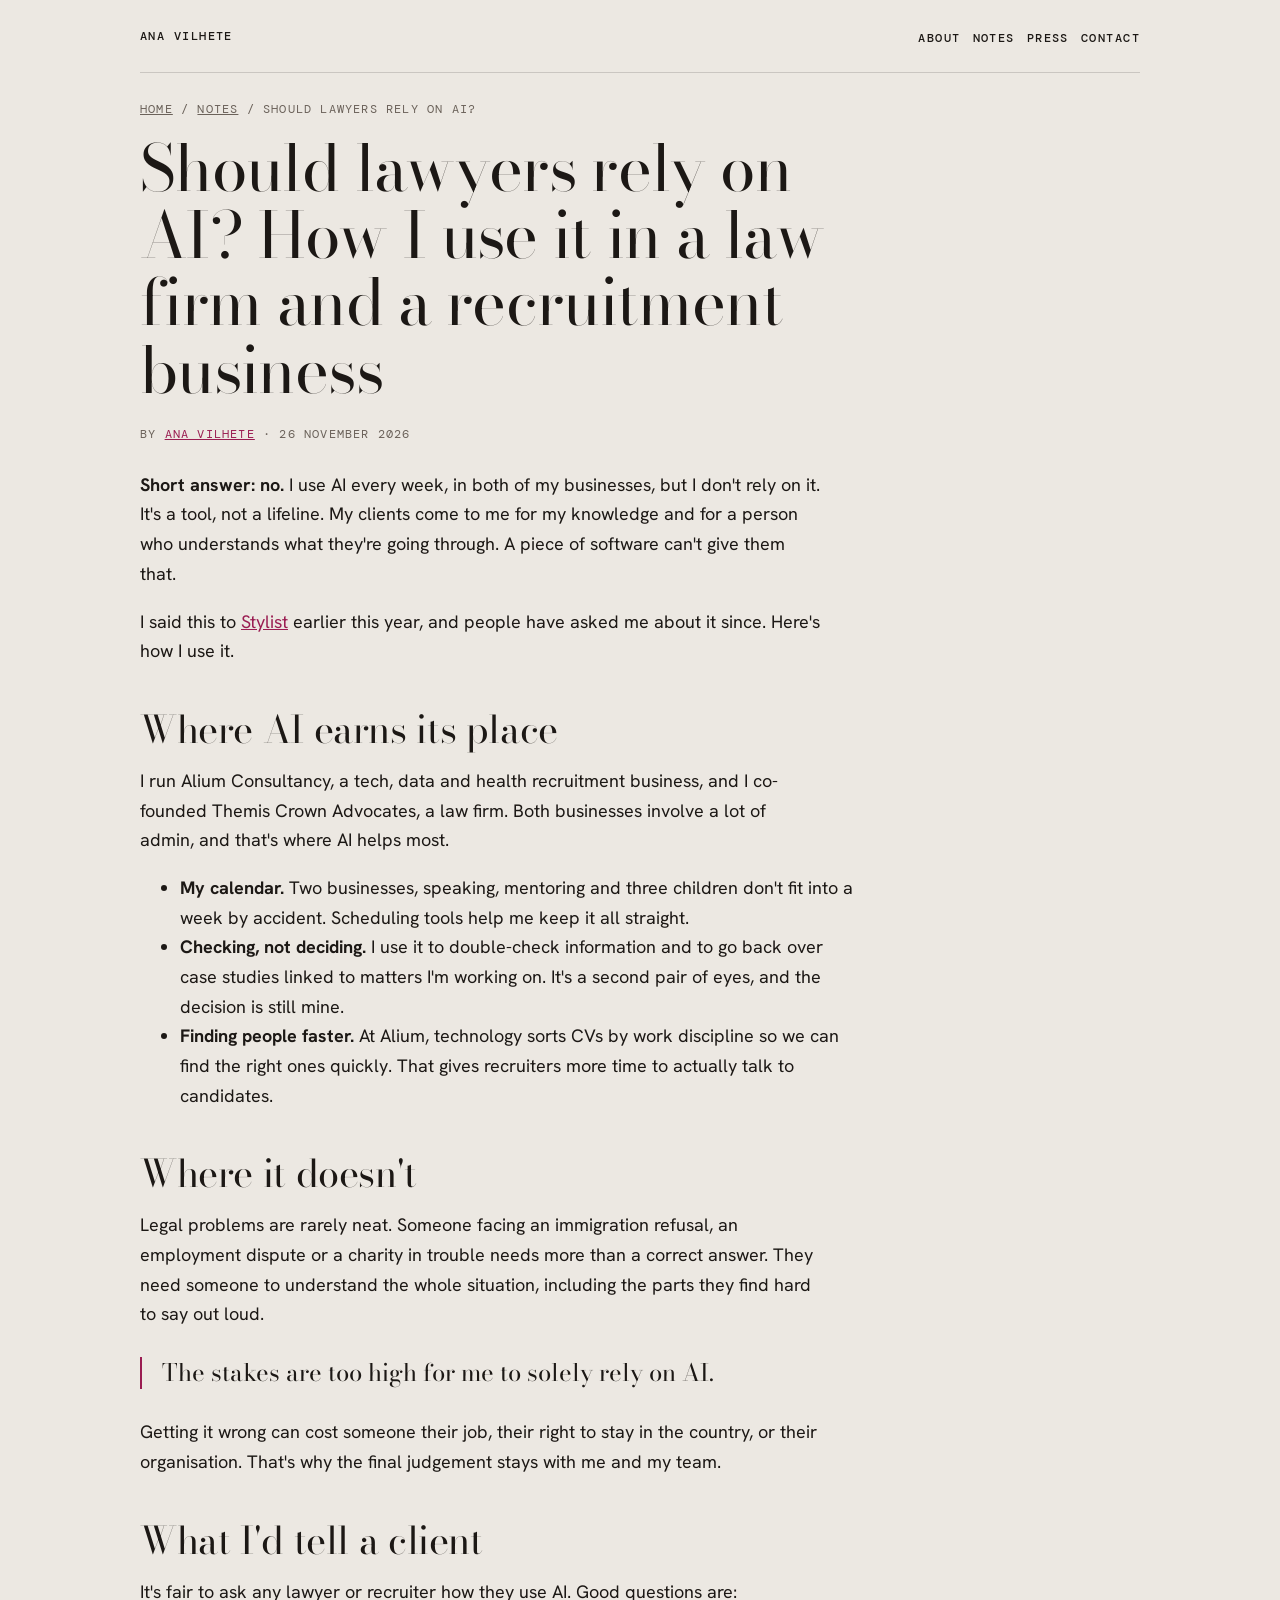
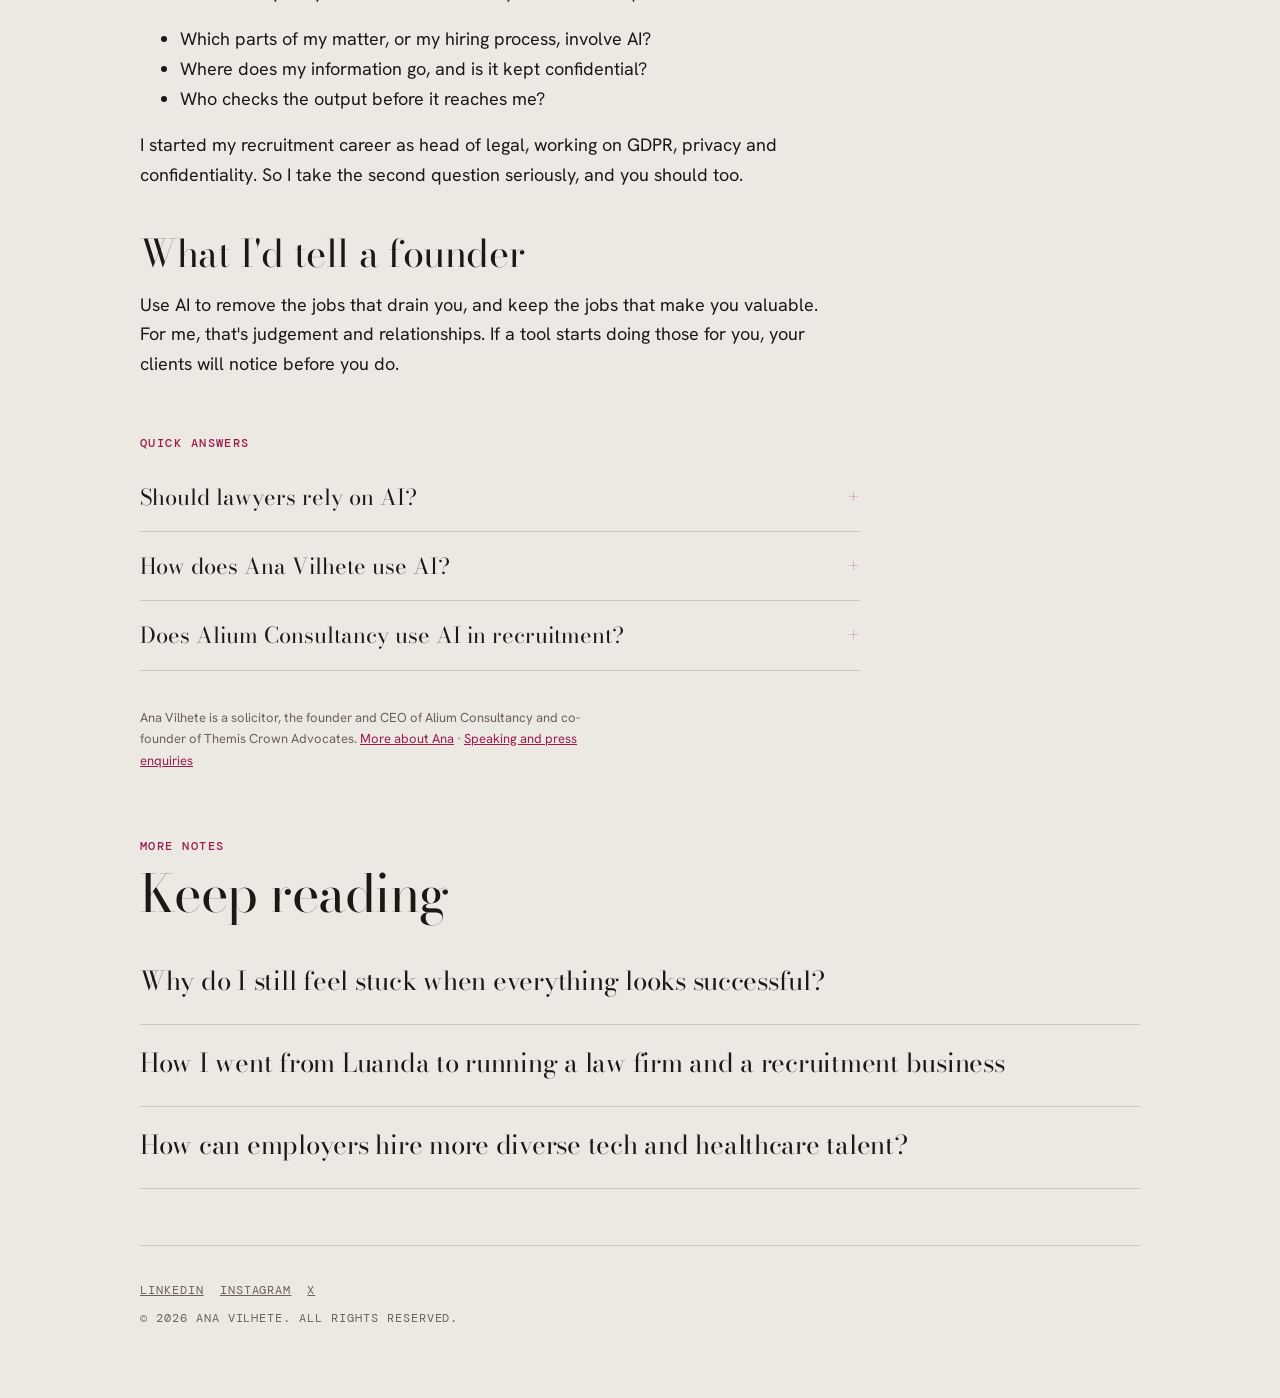
<file: notes/should-lawyers-rely-on-ai/index.html>
<!DOCTYPE html>
<html lang="en-GB">
<head>
<meta charset="utf-8">
<meta name="viewport" content="width=device-width, initial-scale=1">
<title>Should lawyers rely on AI? How I use it in a law firm and a recruitment business | Ana Vilhete</title>
<meta name="description" content="Ana Vilhete, solicitor and founder of Alium Consultancy, on where AI helps in legal and recruitment work, where it doesn&#x27;t, and what clients should ask.">
<meta name="author" content="Ana Vilhete">
<meta name="robots" content="index, follow, max-image-preview:large, max-snippet:-1">
<link rel="canonical" href="https://anavilhete.com/notes/should-lawyers-rely-on-ai/">
<meta property="og:type" content="article">
<meta property="og:title" content="Should lawyers rely on AI? How I use it in a law firm and a recruitment business">
<meta property="og:description" content="Ana Vilhete, solicitor and founder of Alium Consultancy, on where AI helps in legal and recruitment work, where it doesn&#x27;t, and what clients should ask.">
<meta property="og:url" content="https://anavilhete.com/notes/should-lawyers-rely-on-ai/">
<meta property="og:image" content="https://anavilhete.com/images/lean.webp">
<meta property="article:author" content="https://anavilhete.com/">
<meta property="article:published_time" content="2026-11-26">
<meta name="twitter:card" content="summary_large_image">
<meta name="twitter:creator" content="@AnaVilhete">
<link rel="icon" href="/favicon.svg" type="image/svg+xml">
<link rel="preconnect" href="https://fonts.googleapis.com">
<link rel="preconnect" href="https://fonts.gstatic.com" crossorigin>
<link rel="stylesheet" href="https://fonts.googleapis.com/css2?family=Bodoni+Moda:ital,opsz,wght@0,6..96,400..700;1,6..96,400..600&family=DM+Mono:wght@400;500&family=Hanken+Grotesk:wght@400;500;600&display=swap">
<link rel="stylesheet" href="/assets/static.css">
<script type="application/ld+json">
{
 "@context": "https://schema.org",
 "@graph": [
  {
   "@type": "BlogPosting",
   "@id": "https://anavilhete.com/notes/should-lawyers-rely-on-ai/#post",
   "headline": "Should lawyers rely on AI? How I use it in a law firm and a recruitment business",
   "description": "Ana Vilhete, solicitor and founder of Alium Consultancy, on where AI helps in legal and recruitment work, where it doesn't, and what clients should ask.",
   "url": "https://anavilhete.com/notes/should-lawyers-rely-on-ai/",
   "mainEntityOfPage": "https://anavilhete.com/notes/should-lawyers-rely-on-ai/",
   "datePublished": "2026-11-26",
   "dateModified": "2026-11-26",
   "inLanguage": "en-GB",
   "image": "https://anavilhete.com/images/lean.webp",
   "keywords": [
    "AI in law firms",
    "AI in recruitment",
    "should lawyers use AI",
    "Ana Vilhete"
   ],
   "author": {
    "@id": "https://anavilhete.com/#ana",
    "@type": "Person",
    "name": "Ana Vilhete",
    "url": "https://anavilhete.com/"
   },
   "publisher": {
    "@id": "https://anavilhete.com/#ana"
   },
   "isPartOf": {
    "@id": "https://anavilhete.com/notes/#blog"
   }
  },
  {
   "@type": "FAQPage",
   "mainEntity": [
    {
     "@type": "Question",
     "name": "Should lawyers rely on AI?",
     "acceptedAnswer": {
      "@type": "Answer",
      "text": "No. AI is useful for admin and for double-checking information, but legal advice depends on knowledge, judgement and empathy. A client's case is too important to hand to a tool."
     }
    },
    {
     "@type": "Question",
     "name": "How does Ana Vilhete use AI?",
     "acceptedAnswer": {
      "@type": "Answer",
      "text": "She uses AI to organise her calendar, double-check information and re-examine case studies linked to matters she is working on. She does not let it replace her own legal judgement."
     }
    },
    {
     "@type": "Question",
     "name": "Does Alium Consultancy use AI in recruitment?",
     "acceptedAnswer": {
      "@type": "Answer",
      "text": "Alium uses technology to sort and find CVs quickly by work discipline, so recruiters spend more time talking to people. Shortlisting and final decisions stay with people."
     }
    }
   ]
  },
  {
   "@type": "BreadcrumbList",
   "itemListElement": [
    {
     "@type": "ListItem",
     "position": 1,
     "name": "Home",
     "item": "https://anavilhete.com/"
    },
    {
     "@type": "ListItem",
     "position": 2,
     "name": "Notes",
     "item": "https://anavilhete.com/notes/"
    },
    {
     "@type": "ListItem",
     "position": 3,
     "name": "Should lawyers rely on AI?",
     "item": "https://anavilhete.com/notes/should-lawyers-rely-on-ai/"
    }
   ]
  }
 ]
}
</script>
</head>
<body>
<div class="wrap">
  <header class="top">
    <a href="/">Ana Vilhete</a>
    <nav aria-label="Main"><a href="/about/">About</a> &nbsp; <a href="/notes/">Notes</a> &nbsp; <a href="/press/">Press</a> &nbsp; <a href="/#contact">Contact</a></nav>
  </header>
  <nav class="crumb" aria-label="Breadcrumb"><a href="/">Home</a> / <a href="/notes/">Notes</a> / Should lawyers rely on AI?</nav>
  <main id="main">
    <article class="post">
      <h1 style="font-size:clamp(36px,5.6vw,64px)">Should lawyers rely on AI? How I use it in a law firm and a recruitment business</h1>
      <p class="meta">By <a href="/about/" rel="author">Ana Vilhete</a> · <time datetime="2026-11-26">26 November 2026</time></p>

<p><strong>Short answer: no.</strong> I use AI every week, in both of my businesses, but I don't rely on it. It's a tool, not a lifeline. My clients come to me for my knowledge and for a person who understands what they're going through. A piece of software can't give them that.</p>

<p>I said this to <a href="https://www.stylist.co.uk/life/careers/women-ai-workplace/1095798" rel="noopener">Stylist</a> earlier this year, and people have asked me about it since. Here's how I use it.</p>

<h2>Where AI earns its place</h2>
<p>I run Alium Consultancy, a tech, data and health recruitment business, and I co-founded Themis Crown Advocates, a law firm. Both businesses involve a lot of admin, and that's where AI helps most.</p>
<ul>
<li><strong>My calendar.</strong> Two businesses, speaking, mentoring and three children don't fit into a week by accident. Scheduling tools help me keep it all straight.</li>
<li><strong>Checking, not deciding.</strong> I use it to double-check information and to go back over case studies linked to matters I'm working on. It's a second pair of eyes, and the decision is still mine.</li>
<li><strong>Finding people faster.</strong> At Alium, technology sorts CVs by work discipline so we can find the right ones quickly. That gives recruiters more time to actually talk to candidates.</li>
</ul>

<h2>Where it doesn't</h2>
<p>Legal problems are rarely neat. Someone facing an immigration refusal, an employment dispute or a charity in trouble needs more than a correct answer. They need someone to understand the whole situation, including the parts they find hard to say out loud.</p>
<blockquote>The stakes are too high for me to solely rely on AI.</blockquote>
<p>Getting it wrong can cost someone their job, their right to stay in the country, or their organisation. That's why the final judgement stays with me and my team.</p>

<h2>What I'd tell a client</h2>
<p>It's fair to ask any lawyer or recruiter how they use AI. Good questions are:</p>
<ul>
<li>Which parts of my matter, or my hiring process, involve AI?</li>
<li>Where does my information go, and is it kept confidential?</li>
<li>Who checks the output before it reaches me?</li>
</ul>
<p>I started my recruitment career as head of legal, working on GDPR, privacy and confidentiality. So I take the second question seriously, and you should too.</p>

<h2>What I'd tell a founder</h2>
<p>Use AI to remove the jobs that drain you, and keep the jobs that make you valuable. For me, that's judgement and relationships. If a tool starts doing those for you, your clients will notice before you do.</p>

      <section aria-label="Quick answers" style="padding:40px 0 0;border:0">
        <span class="label">Quick answers</span>
        <details><summary>Should lawyers rely on AI?</summary><p>No. AI is useful for admin and for double-checking information, but legal advice depends on knowledge, judgement and empathy. A client&#x27;s case is too important to hand to a tool.</p></details>
<details><summary>How does Ana Vilhete use AI?</summary><p>She uses AI to organise her calendar, double-check information and re-examine case studies linked to matters she is working on. She does not let it replace her own legal judgement.</p></details>
<details><summary>Does Alium Consultancy use AI in recruitment?</summary><p>Alium uses technology to sort and find CVs quickly by work discipline, so recruiters spend more time talking to people. Shortlisting and final decisions stay with people.</p></details>
      </section>
      <p style="margin-top:36px" class="note">Ana Vilhete is a solicitor, the founder and CEO of Alium Consultancy and co-founder of Themis Crown Advocates. <a href="/about/">More about Ana</a> · <a href="mailto:enquiries@anavilhete.com">Speaking and press enquiries</a></p>
    </article>
    <section aria-labelledby="more">
      <span class="label">More notes</span>
      <h2 id="more">Keep reading</h2>
      <ul class="cards"><li><h3><a href="/notes/successful-but-stuck/">Why do I still feel stuck when everything looks successful?</a></h3></li>
<li><h3><a href="/notes/from-luanda-to-london/">How I went from Luanda to running a law firm and a recruitment business</a></h3></li>
<li><h3><a href="/notes/hiring-diverse-tech-and-healthcare-talent/">How can employers hire more diverse tech and healthcare talent?</a></h3></li></ul>
    </section>
  </main>
  <footer>
    <p><a href="https://www.linkedin.com/in/ana-vilhete-emba-us-uk-921748103/" rel="me noopener">LinkedIn</a><a href="https://www.instagram.com/anavilhete/" rel="me noopener">Instagram</a><a href="https://x.com/AnaVilhete" rel="me noopener">X</a></p>
    <p>© 2026 Ana Vilhete. All rights reserved.</p>
  </footer>
</div>
</body>
</html>
</file>
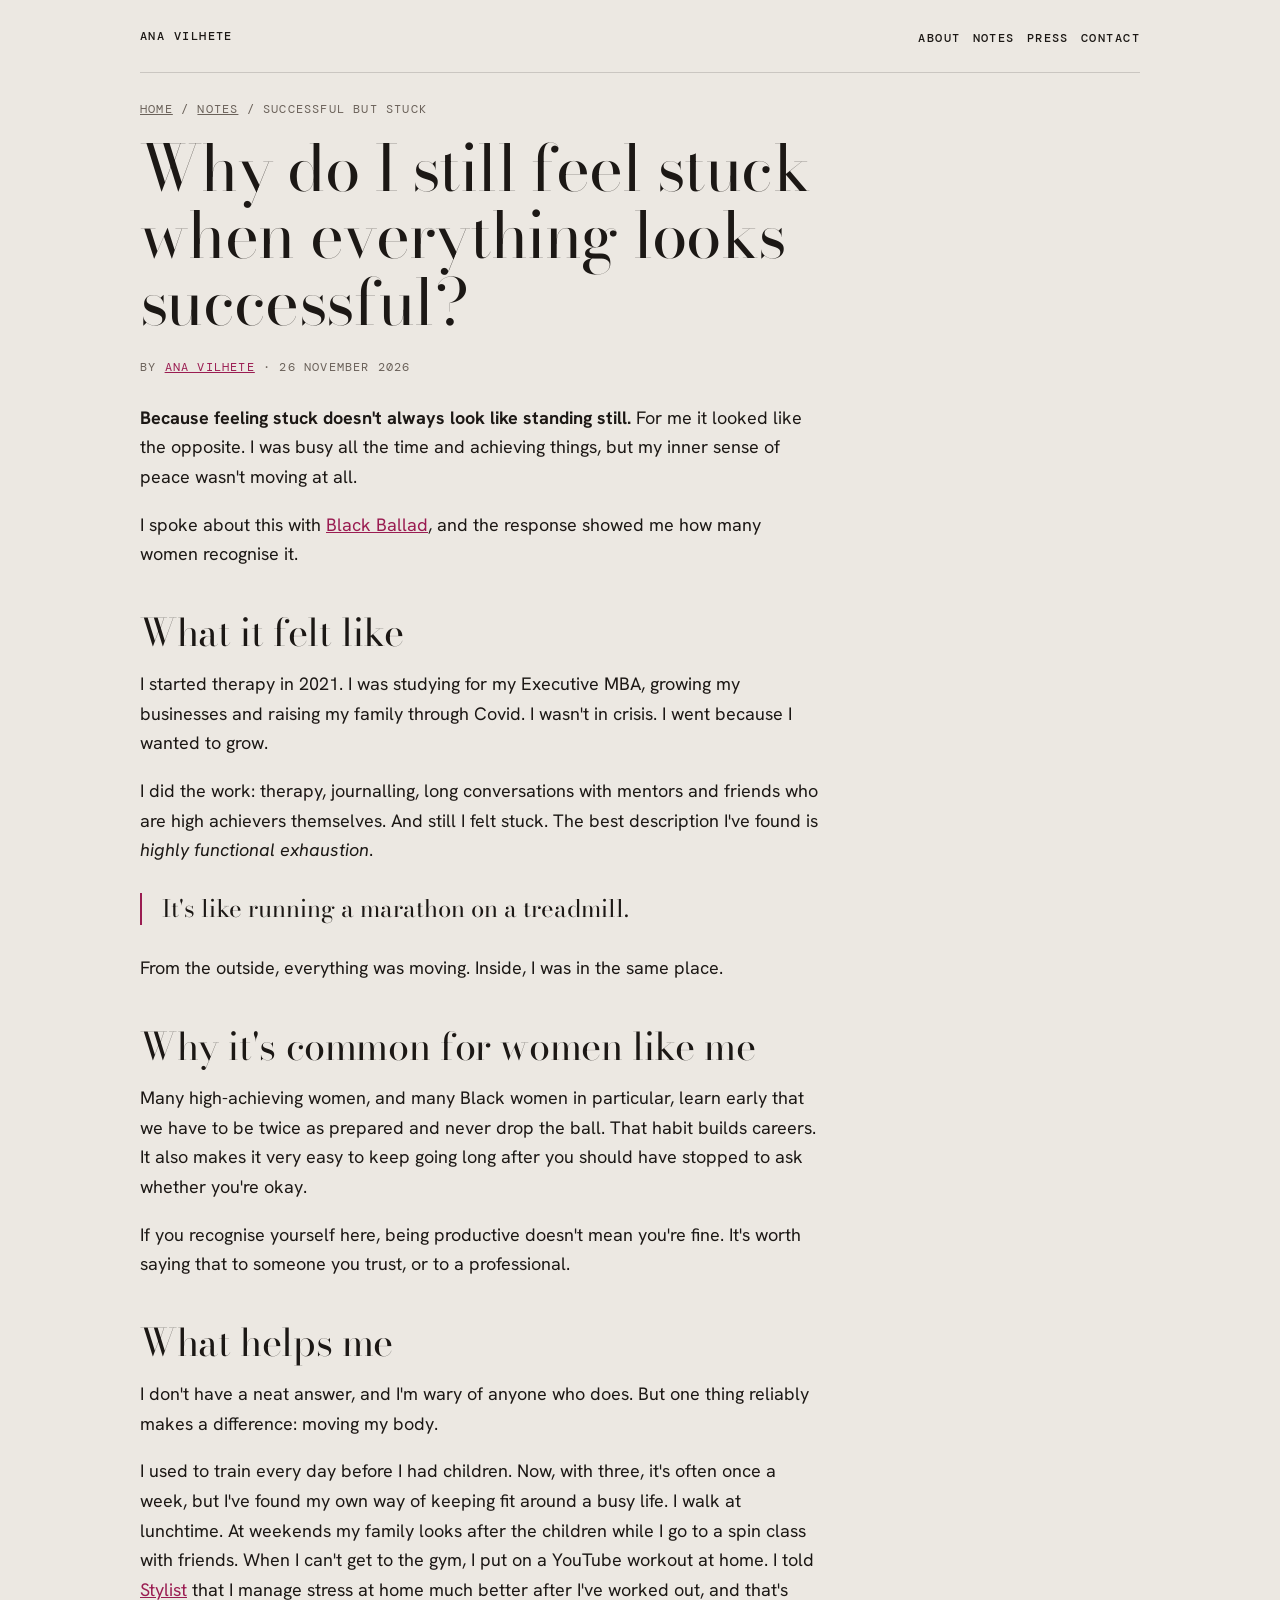
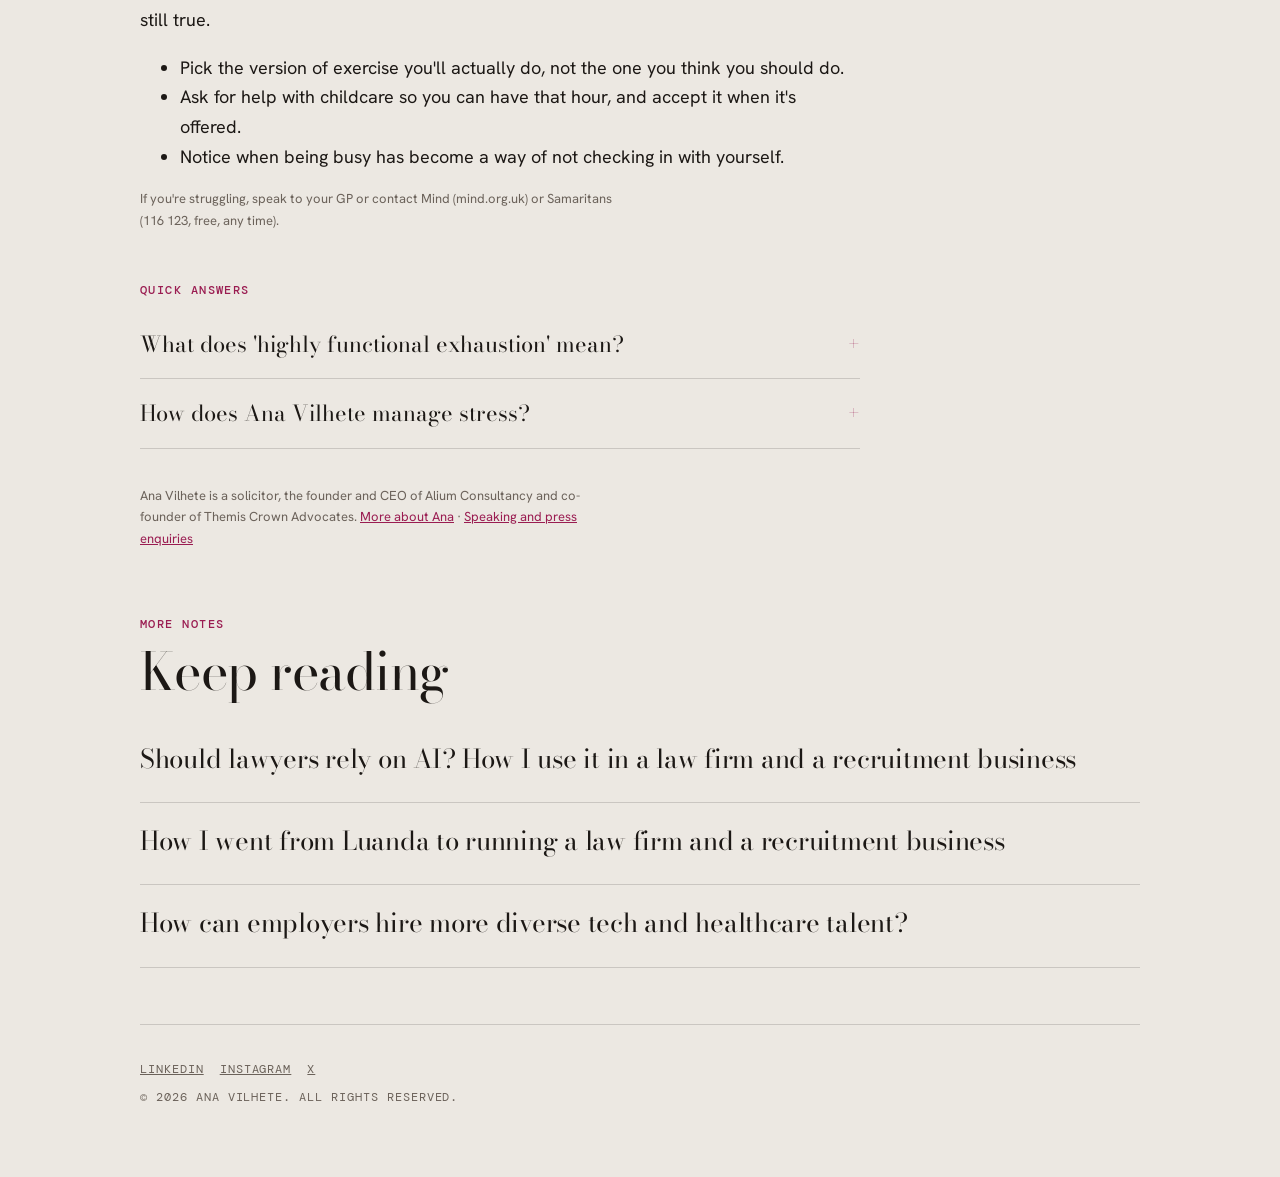
<file: notes/successful-but-stuck/index.html>
<!DOCTYPE html>
<html lang="en-GB">
<head>
<meta charset="utf-8">
<meta name="viewport" content="width=device-width, initial-scale=1">
<title>Why do I still feel stuck when everything looks successful? | Ana Vilhete</title>
<meta name="description" content="Ana Vilhete on &#x27;highly functional exhaustion&#x27;: running two businesses, raising children and still feeling stuck, and the small habits that help her manage stress.">
<meta name="author" content="Ana Vilhete">
<meta name="robots" content="index, follow, max-image-preview:large, max-snippet:-1">
<link rel="canonical" href="https://anavilhete.com/notes/successful-but-stuck/">
<meta property="og:type" content="article">
<meta property="og:title" content="Why do I still feel stuck when everything looks successful?">
<meta property="og:description" content="Ana Vilhete on &#x27;highly functional exhaustion&#x27;: running two businesses, raising children and still feeling stuck, and the small habits that help her manage stress.">
<meta property="og:url" content="https://anavilhete.com/notes/successful-but-stuck/">
<meta property="og:image" content="https://anavilhete.com/images/chair.webp">
<meta property="article:author" content="https://anavilhete.com/">
<meta property="article:published_time" content="2026-11-26">
<meta name="twitter:card" content="summary_large_image">
<meta name="twitter:creator" content="@AnaVilhete">
<link rel="icon" href="/favicon.svg" type="image/svg+xml">
<link rel="preconnect" href="https://fonts.googleapis.com">
<link rel="preconnect" href="https://fonts.gstatic.com" crossorigin>
<link rel="stylesheet" href="https://fonts.googleapis.com/css2?family=Bodoni+Moda:ital,opsz,wght@0,6..96,400..700;1,6..96,400..600&family=DM+Mono:wght@400;500&family=Hanken+Grotesk:wght@400;500;600&display=swap">
<link rel="stylesheet" href="/assets/static.css">
<script type="application/ld+json">
{
 "@context": "https://schema.org",
 "@graph": [
  {
   "@type": "BlogPosting",
   "@id": "https://anavilhete.com/notes/successful-but-stuck/#post",
   "headline": "Why do I still feel stuck when everything looks successful?",
   "description": "Ana Vilhete on 'highly functional exhaustion': running two businesses, raising children and still feeling stuck, and the small habits that help her manage stress.",
   "url": "https://anavilhete.com/notes/successful-but-stuck/",
   "mainEntityOfPage": "https://anavilhete.com/notes/successful-but-stuck/",
   "datePublished": "2026-11-26",
   "dateModified": "2026-11-26",
   "inLanguage": "en-GB",
   "image": "https://anavilhete.com/images/chair.webp",
   "keywords": [
    "high-functioning Black women",
    "feeling stuck",
    "burnout founders",
    "working mum stress",
    "Ana Vilhete"
   ],
   "author": {
    "@id": "https://anavilhete.com/#ana",
    "@type": "Person",
    "name": "Ana Vilhete",
    "url": "https://anavilhete.com/"
   },
   "publisher": {
    "@id": "https://anavilhete.com/#ana"
   },
   "isPartOf": {
    "@id": "https://anavilhete.com/notes/#blog"
   }
  },
  {
   "@type": "FAQPage",
   "mainEntity": [
    {
     "@type": "Question",
     "name": "What does 'highly functional exhaustion' mean?",
     "acceptedAnswer": {
      "@type": "Answer",
      "text": "It's how Ana Vilhete describes feeling stuck while still achieving: constant work and visible success on the outside, while your inner sense of peace doesn't move."
     }
    },
    {
     "@type": "Question",
     "name": "How does Ana Vilhete manage stress?",
     "acceptedAnswer": {
      "@type": "Answer",
      "text": "She keeps exercise in her week even when it's only once: lunchtime walks, a weekend spin class with friends and YouTube workouts at home. She says she manages stress at home much better after she has worked out."
     }
    }
   ]
  },
  {
   "@type": "BreadcrumbList",
   "itemListElement": [
    {
     "@type": "ListItem",
     "position": 1,
     "name": "Home",
     "item": "https://anavilhete.com/"
    },
    {
     "@type": "ListItem",
     "position": 2,
     "name": "Notes",
     "item": "https://anavilhete.com/notes/"
    },
    {
     "@type": "ListItem",
     "position": 3,
     "name": "Successful but stuck",
     "item": "https://anavilhete.com/notes/successful-but-stuck/"
    }
   ]
  }
 ]
}
</script>
</head>
<body>
<div class="wrap">
  <header class="top">
    <a href="/">Ana Vilhete</a>
    <nav aria-label="Main"><a href="/about/">About</a> &nbsp; <a href="/notes/">Notes</a> &nbsp; <a href="/press/">Press</a> &nbsp; <a href="/#contact">Contact</a></nav>
  </header>
  <nav class="crumb" aria-label="Breadcrumb"><a href="/">Home</a> / <a href="/notes/">Notes</a> / Successful but stuck</nav>
  <main id="main">
    <article class="post">
      <h1 style="font-size:clamp(36px,5.6vw,64px)">Why do I still feel stuck when everything looks successful?</h1>
      <p class="meta">By <a href="/about/" rel="author">Ana Vilhete</a> · <time datetime="2026-11-26">26 November 2026</time></p>

<p><strong>Because feeling stuck doesn't always look like standing still.</strong> For me it looked like the opposite. I was busy all the time and achieving things, but my inner sense of peace wasn't moving at all.</p>

<p>I spoke about this with <a href="https://blackballad.co.uk/mental-health-wellness/why-high-functioning-black-women-still-feel-stuck-after-therapy-doing-the-work" rel="noopener">Black Ballad</a>, and the response showed me how many women recognise it.</p>

<h2>What it felt like</h2>
<p>I started therapy in 2021. I was studying for my Executive MBA, growing my businesses and raising my family through Covid. I wasn't in crisis. I went because I wanted to grow.</p>
<p>I did the work: therapy, journalling, long conversations with mentors and friends who are high achievers themselves. And still I felt stuck. The best description I've found is <em>highly functional exhaustion</em>.</p>
<blockquote>It's like running a marathon on a treadmill.</blockquote>
<p>From the outside, everything was moving. Inside, I was in the same place.</p>

<h2>Why it's common for women like me</h2>
<p>Many high-achieving women, and many Black women in particular, learn early that we have to be twice as prepared and never drop the ball. That habit builds careers. It also makes it very easy to keep going long after you should have stopped to ask whether you're okay.</p>
<p>If you recognise yourself here, being productive doesn't mean you're fine. It's worth saying that to someone you trust, or to a professional.</p>

<h2>What helps me</h2>
<p>I don't have a neat answer, and I'm wary of anyone who does. But one thing reliably makes a difference: moving my body.</p>
<p>I used to train every day before I had children. Now, with three, it's often once a week, but I've found my own way of keeping fit around a busy life. I walk at lunchtime. At weekends my family looks after the children while I go to a spin class with friends. When I can't get to the gym, I put on a YouTube workout at home. I told <a href="https://www.stylist.co.uk/fitness-health/workouts/motherhood-fitness-gap-tips/1083140" rel="noopener">Stylist</a> that I manage stress at home much better after I've worked out, and that's still true.</p>
<ul>
<li>Pick the version of exercise you'll actually do, not the one you think you should do.</li>
<li>Ask for help with childcare so you can have that hour, and accept it when it's offered.</li>
<li>Notice when being busy has become a way of not checking in with yourself.</li>
</ul>

<p class="note">If you're struggling, speak to your GP or contact Mind (mind.org.uk) or Samaritans (116 123, free, any time).</p>

      <section aria-label="Quick answers" style="padding:40px 0 0;border:0">
        <span class="label">Quick answers</span>
        <details><summary>What does &#x27;highly functional exhaustion&#x27; mean?</summary><p>It&#x27;s how Ana Vilhete describes feeling stuck while still achieving: constant work and visible success on the outside, while your inner sense of peace doesn&#x27;t move.</p></details>
<details><summary>How does Ana Vilhete manage stress?</summary><p>She keeps exercise in her week even when it&#x27;s only once: lunchtime walks, a weekend spin class with friends and YouTube workouts at home. She says she manages stress at home much better after she has worked out.</p></details>
      </section>
      <p style="margin-top:36px" class="note">Ana Vilhete is a solicitor, the founder and CEO of Alium Consultancy and co-founder of Themis Crown Advocates. <a href="/about/">More about Ana</a> · <a href="mailto:enquiries@anavilhete.com">Speaking and press enquiries</a></p>
    </article>
    <section aria-labelledby="more">
      <span class="label">More notes</span>
      <h2 id="more">Keep reading</h2>
      <ul class="cards"><li><h3><a href="/notes/should-lawyers-rely-on-ai/">Should lawyers rely on AI? How I use it in a law firm and a recruitment business</a></h3></li>
<li><h3><a href="/notes/from-luanda-to-london/">How I went from Luanda to running a law firm and a recruitment business</a></h3></li>
<li><h3><a href="/notes/hiring-diverse-tech-and-healthcare-talent/">How can employers hire more diverse tech and healthcare talent?</a></h3></li></ul>
    </section>
  </main>
  <footer>
    <p><a href="https://www.linkedin.com/in/ana-vilhete-emba-us-uk-921748103/" rel="me noopener">LinkedIn</a><a href="https://www.instagram.com/anavilhete/" rel="me noopener">Instagram</a><a href="https://x.com/AnaVilhete" rel="me noopener">X</a></p>
    <p>© 2026 Ana Vilhete. All rights reserved.</p>
  </footer>
</div>
</body>
</html>
</file>
<file: assets/static.css>
:root{--paper:#ECE8E2;--paper-2:#E2DDD5;--ink:#1C1815;--muted:#6B625A;--line:rgba(28,24,21,.16);--rasp:#9A1C51;
--f-d:"Bodoni Moda",Didot,Georgia,serif;--f-b:"Hanken Grotesk","Helvetica Neue",Arial,sans-serif;--f-m:"DM Mono",ui-monospace,Menlo,monospace}
@media (prefers-color-scheme:dark){:root{--paper:#161310;--paper-2:#201C18;--ink:#EEE8E0;--muted:#A89E93;--line:rgba(238,232,224,.16);--rasp:#EC7AA6}}
*{box-sizing:border-box}html{-webkit-text-size-adjust:100%}
body{margin:0;background:var(--paper);color:var(--ink);font:17px/1.65 var(--f-b);-webkit-font-smoothing:antialiased}
a{color:var(--rasp)}img{max-width:100%;height:auto;display:block}
.wrap{max-width:1040px;margin:0 auto;padding:0 20px}
header.top{display:flex;justify-content:space-between;align-items:center;padding:22px 0;border-bottom:1px solid var(--line)}
header.top a{color:var(--ink);text-decoration:none;font:500 12px/1 var(--f-m);letter-spacing:.12em;text-transform:uppercase}
.crumb{font:12px var(--f-m);letter-spacing:.1em;text-transform:uppercase;color:var(--muted);margin:28px 0 0}
.crumb a{color:var(--muted)}
h1,h2,h3{font-family:var(--f-d);font-weight:400;line-height:1.05;margin:0;letter-spacing:-.01em}
h1{font-size:clamp(44px,8vw,96px);margin:18px 0 22px}
h2{font-size:clamp(30px,4.4vw,52px);margin:0 0 22px}
h3{font-size:22px;margin:0 0 6px}
.hero{display:grid;gap:32px;grid-template-columns:1fr;padding-bottom:48px;border-bottom:1px solid var(--line)}
@media(min-width:820px){.hero{grid-template-columns:minmax(0,1.4fr) minmax(0,1fr);align-items:end}}
.hero img{width:100%;max-height:620px;object-fit:cover;object-position:top}
.lede{font-size:clamp(19px,1.8vw,22px);max-width:60ch}
.label{font:500 12px/1 var(--f-m);letter-spacing:.12em;text-transform:uppercase;color:var(--rasp);display:block;margin-bottom:14px}
section{padding:56px 0;border-bottom:1px solid var(--line)}
p{margin:0 0 1em;max-width:68ch}
dl.facts{display:grid;grid-template-columns:repeat(auto-fit,minmax(220px,1fr));gap:0;margin:0;border-top:1px solid var(--line)}
dl.facts div{padding:16px 16px 16px 0;border-bottom:1px solid var(--line)}
dt{font:12px var(--f-m);letter-spacing:.1em;text-transform:uppercase;color:var(--muted)}
dd{margin:6px 0 0;font-weight:500}
ol.time{list-style:none;margin:0;padding:0}
ol.time li{display:grid;grid-template-columns:110px 1fr;gap:16px;padding:16px 0;border-bottom:1px solid var(--line)}
ol.time b{font:500 14px var(--f-m);color:var(--rasp)}
ul.press{list-style:none;padding:0;margin:0;display:grid;gap:0}
ul.press li{padding:14px 0;border-bottom:1px solid var(--line);display:flex;justify-content:space-between;gap:16px;flex-wrap:wrap}
ul.press span{font:12px var(--f-m);letter-spacing:.1em;text-transform:uppercase;color:var(--muted)}
details{border-bottom:1px solid var(--line);padding:16px 0}
summary{cursor:pointer;font-family:var(--f-d);font-size:22px;list-style:none}
summary::-webkit-details-marker{display:none}
summary::after{content:"+";float:right;color:var(--rasp)}
details[open] summary::after{content:"–"}
details p{margin:12px 0 0}
.cta{display:inline-block;margin-top:10px;padding:14px 24px;border:1px solid var(--ink);border-radius:999px;color:var(--ink);text-decoration:none;font-weight:500}
.cta:hover{background:var(--ink);color:var(--paper)}
footer{padding:36px 0 60px;font:12px var(--f-m);letter-spacing:.08em;color:var(--muted);text-transform:uppercase}
footer a{color:var(--muted);margin-right:16px}
.post{max-width:720px}
.post h2{font-size:clamp(26px,3.4vw,38px);margin:44px 0 16px}
.post p,.post li{font-size:18px}
.post blockquote{margin:28px 0;padding:0 0 0 20px;border-left:2px solid var(--rasp);font-family:var(--f-d);font-size:24px;line-height:1.35}
.meta{font:12px var(--f-m);letter-spacing:.1em;text-transform:uppercase;color:var(--muted);margin:0 0 28px}
.cards{list-style:none;padding:0;margin:0;display:grid;gap:0}
.cards li{padding:24px 0;border-bottom:1px solid var(--line)}
.cards h3{font-size:26px}
.cards h3 a{color:var(--ink);text-decoration:none}
.cards h3 a:hover{color:var(--rasp)}
.press-table{width:100%;border-collapse:collapse}
.press-table td{padding:16px 12px 16px 0;border-bottom:1px solid var(--line);vertical-align:top}
.press-table td:first-child{font:12px var(--f-m);letter-spacing:.08em;color:var(--muted);white-space:nowrap;text-transform:uppercase}
.press-table q{display:block;margin-top:6px;color:var(--muted);font-style:italic}
.note{font-size:15px;color:var(--muted)}
.post .meta,.post .note{font-size:13px}.post .meta{font-size:12px}
</file>
